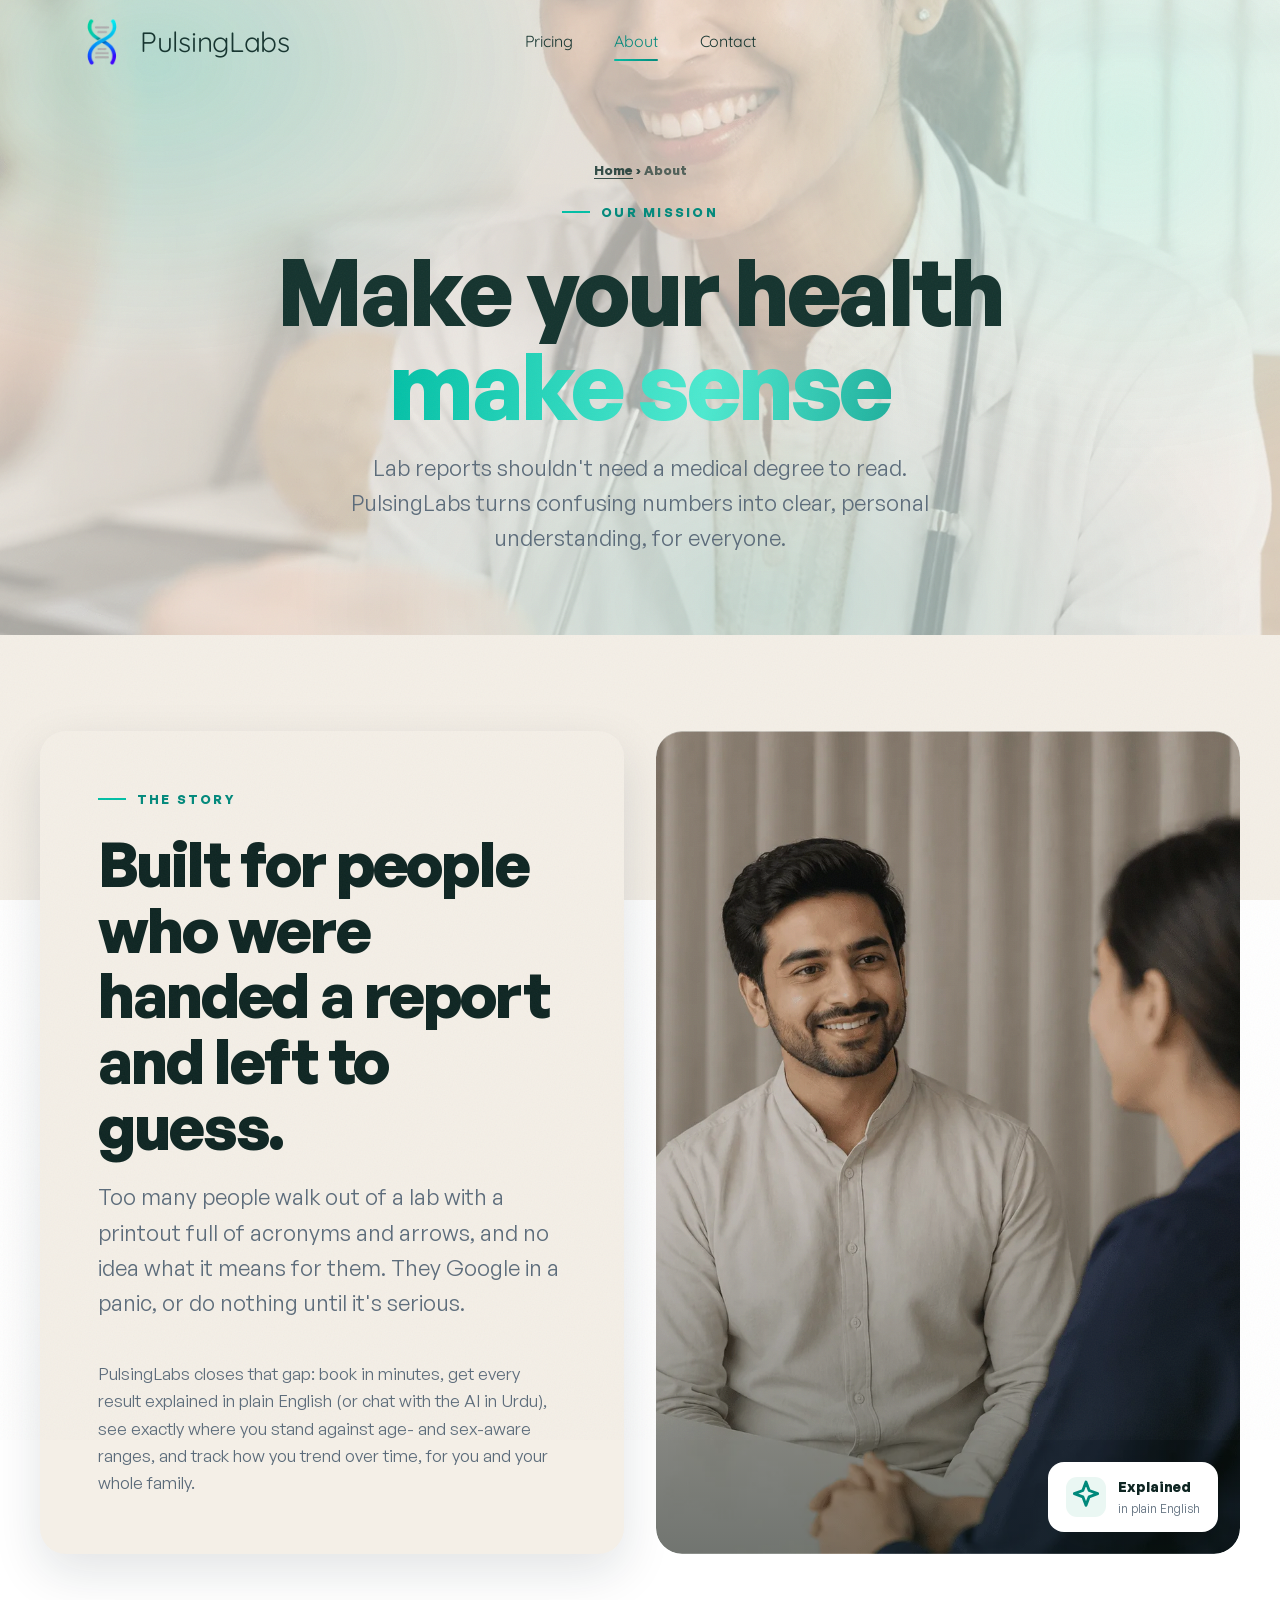
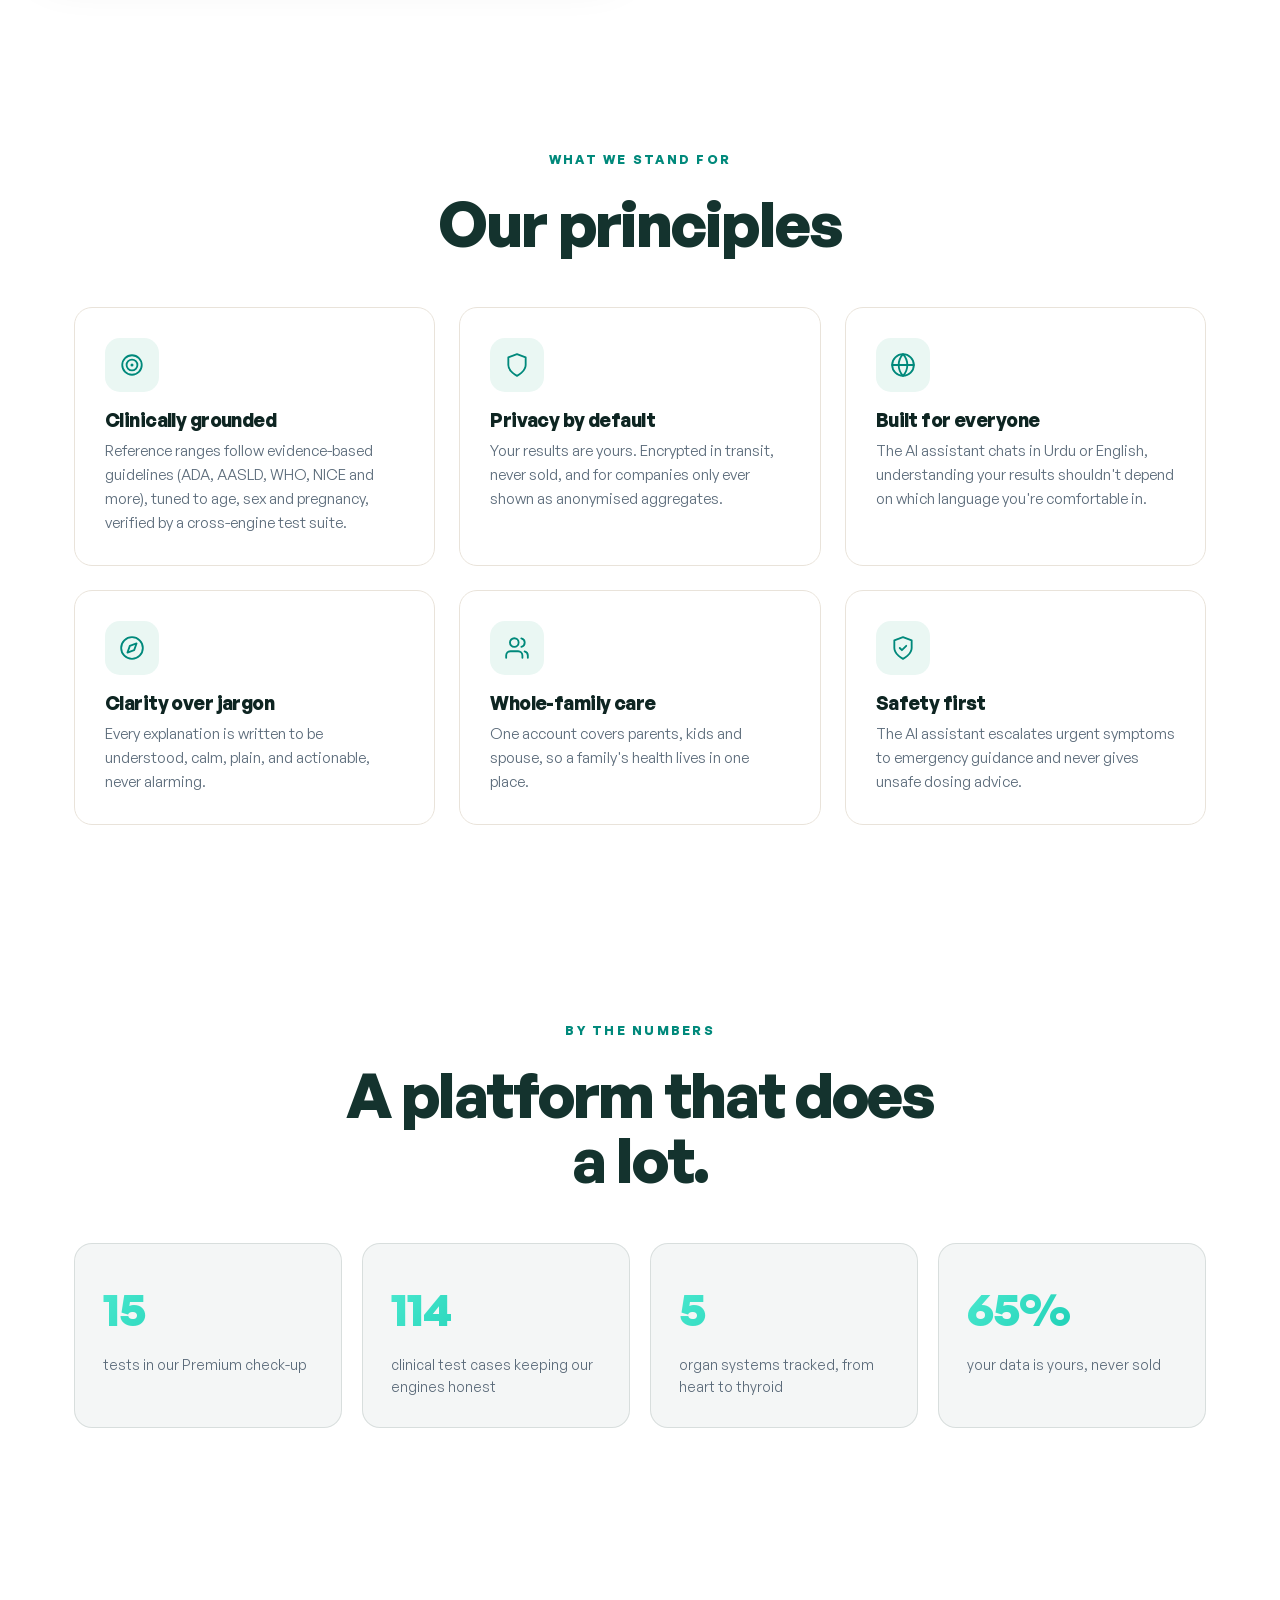
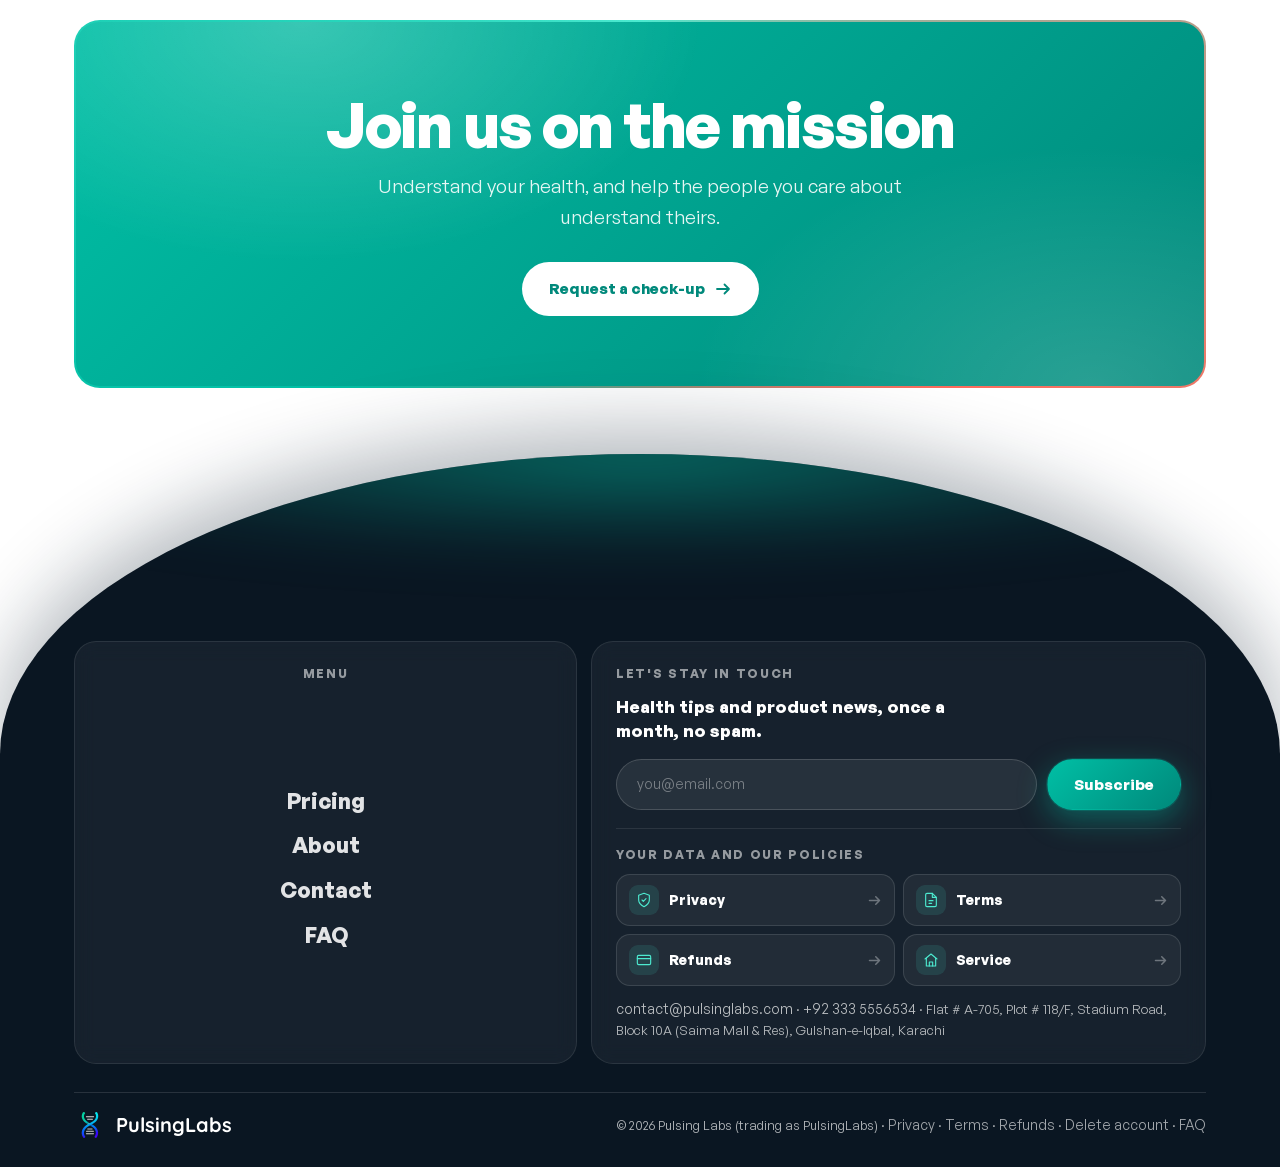
<file: about.html>
<!DOCTYPE html>
<html lang="en">
<head>
  <meta charset="UTF-8" />
  <meta name="viewport" content="width=device-width, initial-scale=1.0" />
  <meta name="theme-color" content="#F4EFE7" id="themeColorMeta" />
  <title>About PulsingLabs | Home Blood Tests in Karachi</title>
  <meta name="description" content="PulsingLabs exists to make lab results understandable for everyone, built in Pakistan, with clinical accuracy and privacy at its core." />
  <link rel="canonical" href="https://pulsinglabs.com/about" />
  <meta property="og:url" content="https://pulsinglabs.com/about" />
  <meta property="og:type" content="website" />
  <meta property="og:site_name" content="PulsingLabs" />
  <meta property="og:title" content="About PulsingLabs | Home Blood Tests in Karachi" />
  <meta property="og:description" content="PulsingLabs exists to make lab results understandable for everyone, built in Pakistan, with clinical accuracy and privacy at its core." />
  <meta property="og:image" content="https://pulsinglabs.com/og-image.png" />
  <meta property="og:image:width" content="1774" />
  <meta property="og:image:height" content="887" />
  <meta property="og:image:alt" content="PulsingLabs: blood tests at home in Karachi, results explained" />
  <meta name="twitter:card" content="summary_large_image" />
  <meta name="twitter:title" content="About PulsingLabs | Home Blood Tests in Karachi" />
  <meta name="twitter:description" content="PulsingLabs exists to make lab results understandable for everyone, built in Pakistan, with clinical accuracy and privacy at its core." />
  <meta name="twitter:image" content="https://pulsinglabs.com/og-image.png" />
  <link rel="preload" href="assets/fonts/general-sans-700.woff2" as="font" type="font/woff2" crossorigin />
  <link rel="preload" href="assets/fonts/general-sans-400.woff2" as="font" type="font/woff2" crossorigin />
  <link rel="stylesheet" href="assets/style.css?v=176" />
  <link rel="icon" type="image/png" href="assets/img/favicon.png" />
  <script type="application/ld+json">{"@context":"https://schema.org","@graph":[{"@type":"BreadcrumbList","itemListElement":[{"@type":"ListItem","position":1,"name":"Home","item":"https://pulsinglabs.com/"},{"@type":"ListItem","position":2,"name":"About","item":"https://pulsinglabs.com/about"}]}]}</script>
</head>
<body>
  <div id="site-header"></div>

  <!-- ============ PAGE HERO (cream) ============ -->
  <section class="page-hero s-cream">
    <img class="ph-photo" src="assets/img/personew.webp" alt="" aria-hidden="true" loading="eager" fetchpriority="high" decoding="async" />
    <div class="wrap page-enter">
      <nav class="crumbs" aria-label="Breadcrumb"><a href="/">Home</a> › <span aria-current="page">About</span></nav>
      <span class="eyebrow" data-i18n="pg.about.eyebrow">Our mission</span>
      <h1 data-i18n-html="pg.about.h1">Make your health<br><span class="grad-text">make sense</span></h1>
      <p class="lead" data-i18n="pg.about.lead">Lab reports shouldn't need a medical degree to read. PulsingLabs turns confusing numbers into clear, personal understanding, for everyone.</p>
    </div>
  </section>

  <!-- ============ STORY (white split) ============ -->
  <section>
    <div class="wrap">
      <div class="split boxed">
        <div class="split-copy reveal-l">
          <span class="eyebrow" data-i18n="ab.story.eye">The story</span>
          <h2 data-i18n="ab.story.h2">Built for people who were handed a report and left to guess.</h2>
          <p class="lead" data-i18n="ab.story.lead">Too many people walk out of a lab with a printout full of acronyms and arrows, and no idea what it means for them. They Google in a panic, or do nothing until it's serious.</p>
          <p style="color:var(--muted);font-size:17px;margin-top:14px;" data-i18n="ab.story.p2">PulsingLabs closes that gap: book in minutes, get every result explained in plain English (or chat with the AI in Urdu), see exactly where you stand against age- and sex-aware ranges, and track how you trend over time, for you and your whole family.</p>
        </div>
        <div class="split-media reveal-r">
          <div class="media photo tall">
            <img class="media-img" src="assets/img/home2new.webp" alt="A clinician walking a patient through their results" loading="lazy" />
            <div class="badge-float bf-br"><span class="bf-ic" data-icon="sparkle"></span><span><b>Explained</b><span>in plain English</span></span></div>
          </div>
        </div>
      </div>
    </div>
  </section>

  <!-- ============ VALUES (cream grid) ============ -->
  <section class="s-cream">
    <div class="wrap center" style="max-width:680px;margin:0 auto;">
      <span class="eyebrow reveal" data-i18n="ab.val.eye">What we stand for</span>
      <h2 class="reveal d1" data-i18n="ab.val.h2">Our principles</h2>
    </div>
    <div class="wrap">
      <div class="grid-3">
        <div class="card reveal" data-tilt><div class="ficon" data-icon="target"></div><h3 data-i18n="ab.v1h">Clinically grounded</h3><p data-i18n="ab.v1p">Reference ranges follow evidence-based guidelines (ADA, AASLD, WHO, NICE and more), tuned to age, sex and pregnancy, verified by a cross-engine test suite.</p></div>
        <div class="card reveal d1" data-tilt><div class="ficon" data-icon="shield"></div><h3 data-i18n="ab.v2h">Privacy by default</h3><p data-i18n="ab.v2p">Your results are yours. Encrypted in transit, never sold, and for companies only ever shown as anonymised aggregates.</p></div>
        <div class="card reveal d2" data-tilt><div class="ficon" data-icon="globe"></div><h3 data-i18n="ab.v3h">Built for everyone</h3><p data-i18n="ab.v3p">The AI assistant chats in Urdu or English, understanding your results shouldn't depend on which language you're comfortable in.</p></div>
        <div class="card reveal" data-tilt><div class="ficon" data-icon="compass"></div><h3 data-i18n="ab.v4h">Clarity over jargon</h3><p data-i18n="ab.v4p">Every explanation is written to be understood, calm, plain, and actionable, never alarming.</p></div>
        <div class="card reveal d1" data-tilt><div class="ficon" data-icon="users"></div><h3 data-i18n="ab.v5h">Whole-family care</h3><p data-i18n="ab.v5p">One account covers parents, kids and spouse, so a family's health lives in one place.</p></div>
        <div class="card reveal d2" data-tilt><div class="ficon" data-icon="shieldcheck"></div><h3 data-i18n="ab.v6h">Safety first</h3><p data-i18n="ab.v6p">The AI assistant escalates urgent symptoms to emergency guidance and never gives unsafe dosing advice.</p></div>
      </div>
    </div>
  </section>

  <!-- ============ NUMBERS (DARK) ============ -->
  <section class="s-dark">
    <div class="wrap center" style="max-width:680px;margin:0 auto;">
      <span class="eyebrow reveal" data-i18n="ab.num.eye">By the numbers</span>
      <h2 class="reveal d1" data-i18n="ab.num.h2">A platform that does a lot.</h2>
    </div>
    <div class="wrap">
      <div class="stat-cards">
        <div class="stat reveal"><div class="n"><span data-count="23">0</span></div><div class="l" data-i18n="ab.n1">tests in our Premium check-up</div></div>
        <div class="stat reveal d1"><div class="n"><span data-count="175">0</span></div><div class="l" data-i18n="ab.n2">clinical test cases keeping our engines honest</div></div>
        <div class="stat reveal d2"><div class="n"><span data-count="7">0</span></div><div class="l" data-i18n="ab.n3">organ systems tracked, from heart to thyroid</div></div>
        <div class="stat reveal d3"><div class="n"><span data-count="100" data-suffix="%">0</span></div><div class="l" data-i18n="ab.n4">your data is yours, never sold</div></div>
      </div>
    </div>
  </section>

  <!-- ============ CTA ============ -->
  <section>
    <div class="wrap">
      <div class="cta-band reveal-zoom">
        <h2 data-i18n="ab.cta.h">Join us on the mission</h2>
        <p data-i18n="ab.cta.p">Understand your health, and help the people you care about understand theirs.</p>
        <a class="btn btn-light" href="#" data-cta="app" data-magnetic style="background:#fff;color:var(--teal-d);" data-i18n-html="ab.cta.btn">Request a check-up <span class="arrow" aria-hidden="true"></span></a>
      </div>
    </div>
  </section>

  <div id="site-footer"><nav aria-label="Site pages"><p><a href="/">Home</a> · <a href="/pricing">Pricing</a> · <a href="/faq">FAQ</a> · <a href="/features">Features</a> · <a href="/business">For business</a> · <a href="/about">About</a> · <a href="/contact">Contact</a> · <a href="/refunds#service-policy">Service policy</a> · <a href="/refunds">Refund policy</a> · <a href="/privacy">Privacy policy</a> · <a href="/terms">Terms</a></p><p>PulsingLabs · Blood tests at home in Karachi · <a href="mailto:contact@pulsinglabs.com">contact@pulsinglabs.com</a></p></nav></div>
  <script src="assets/app.js?v=145"></script>
</body>
</html>
</file>
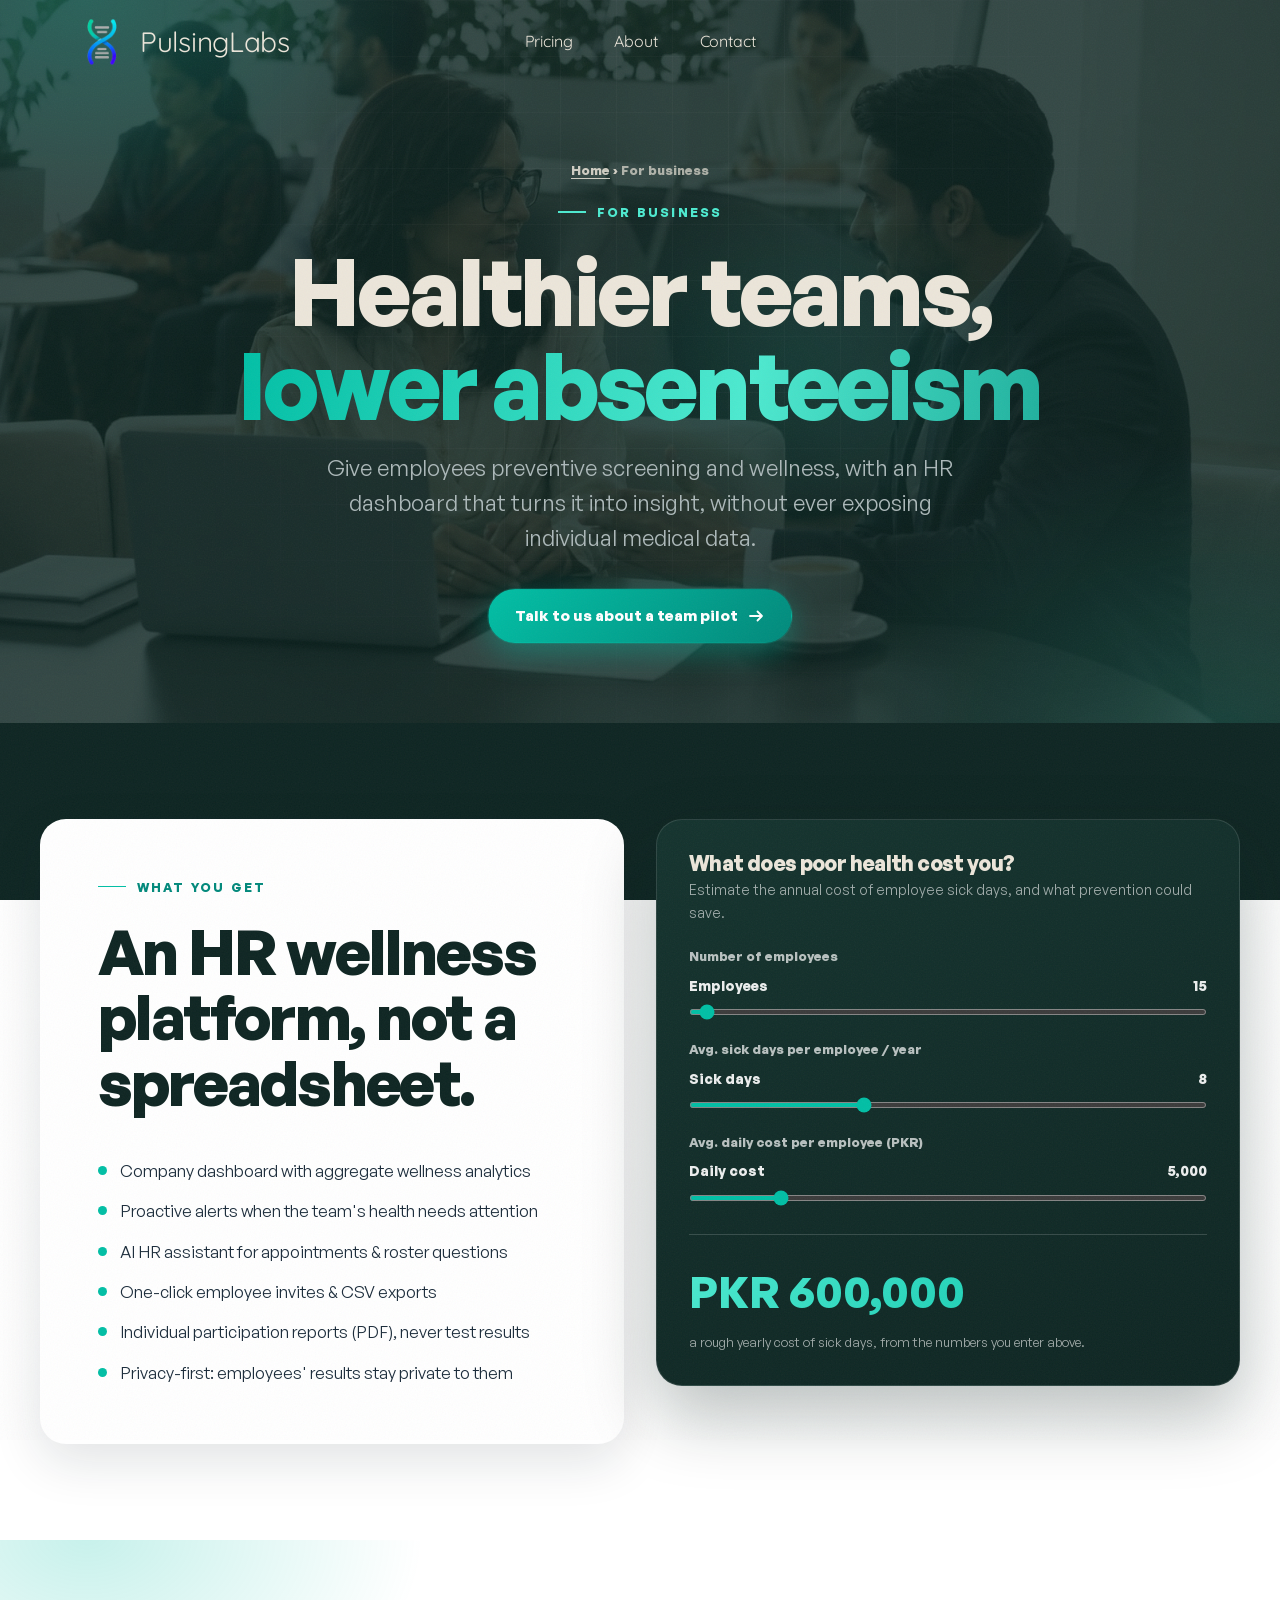
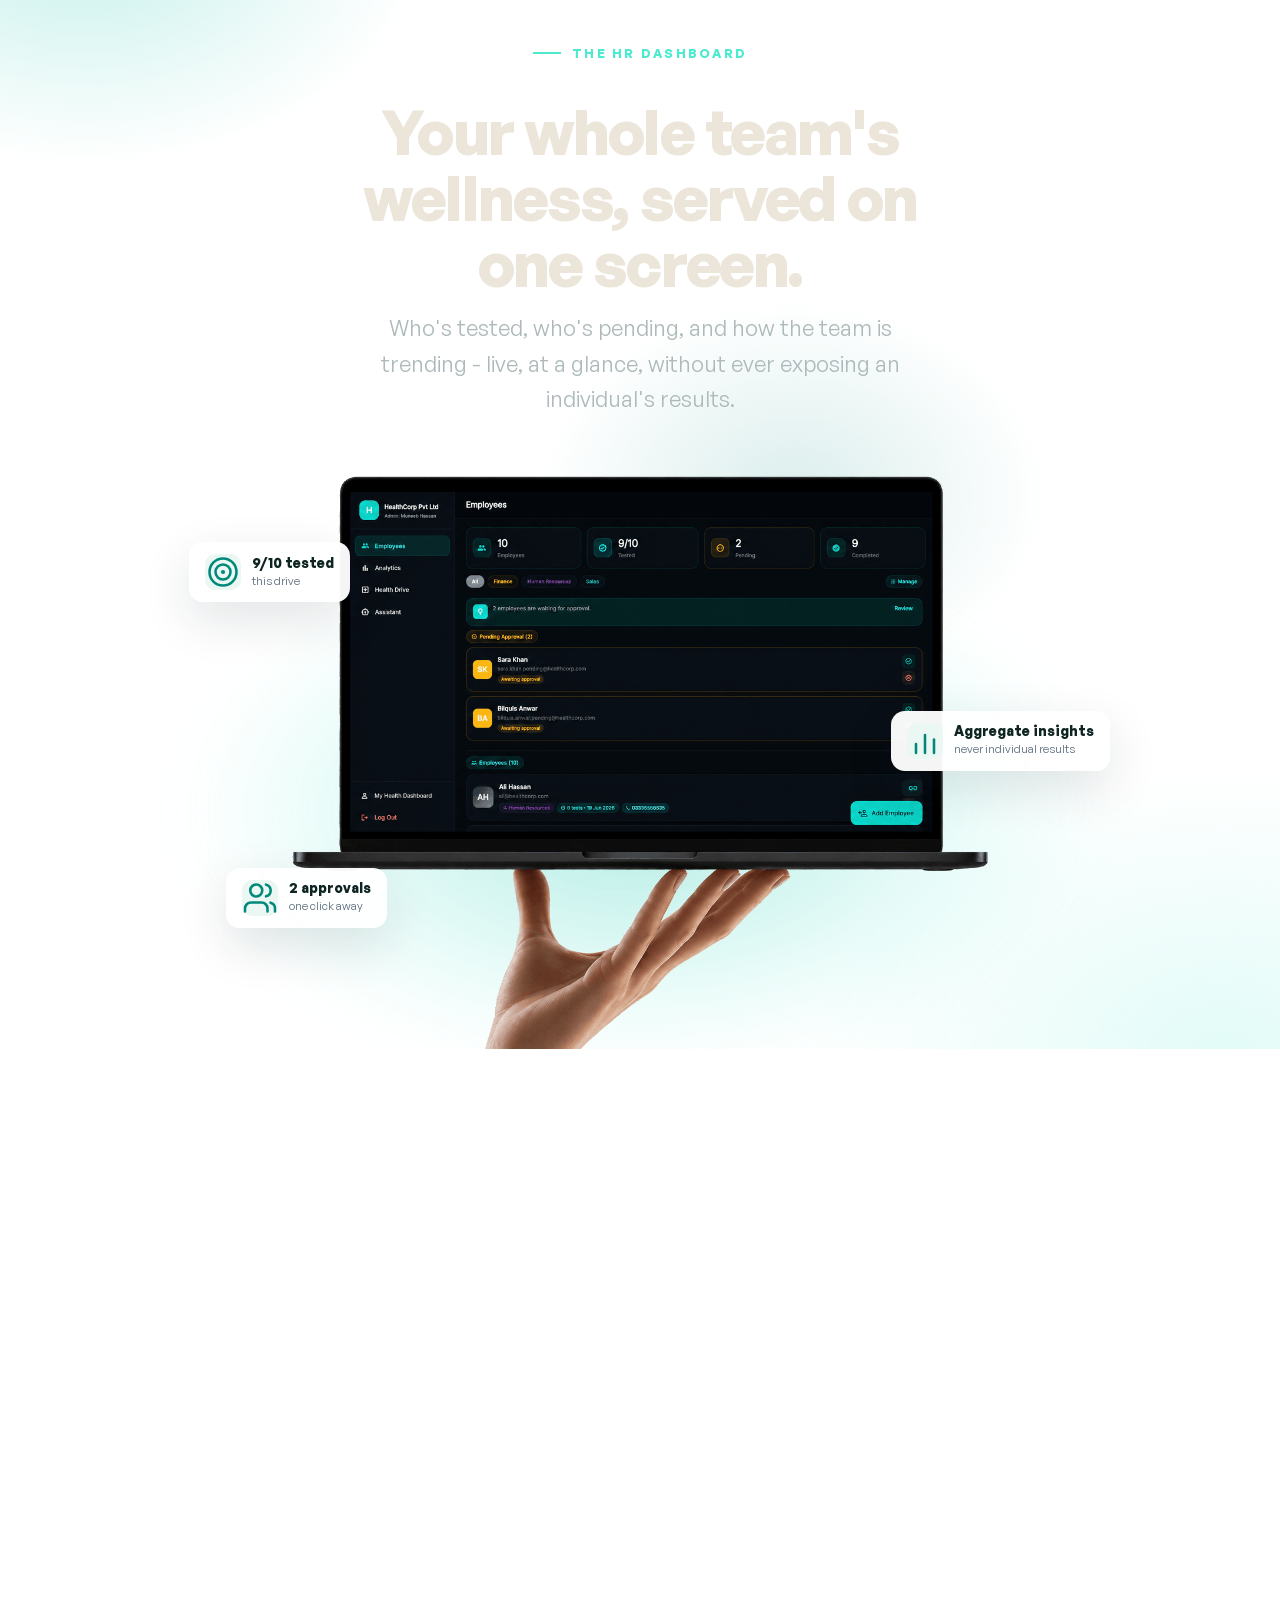
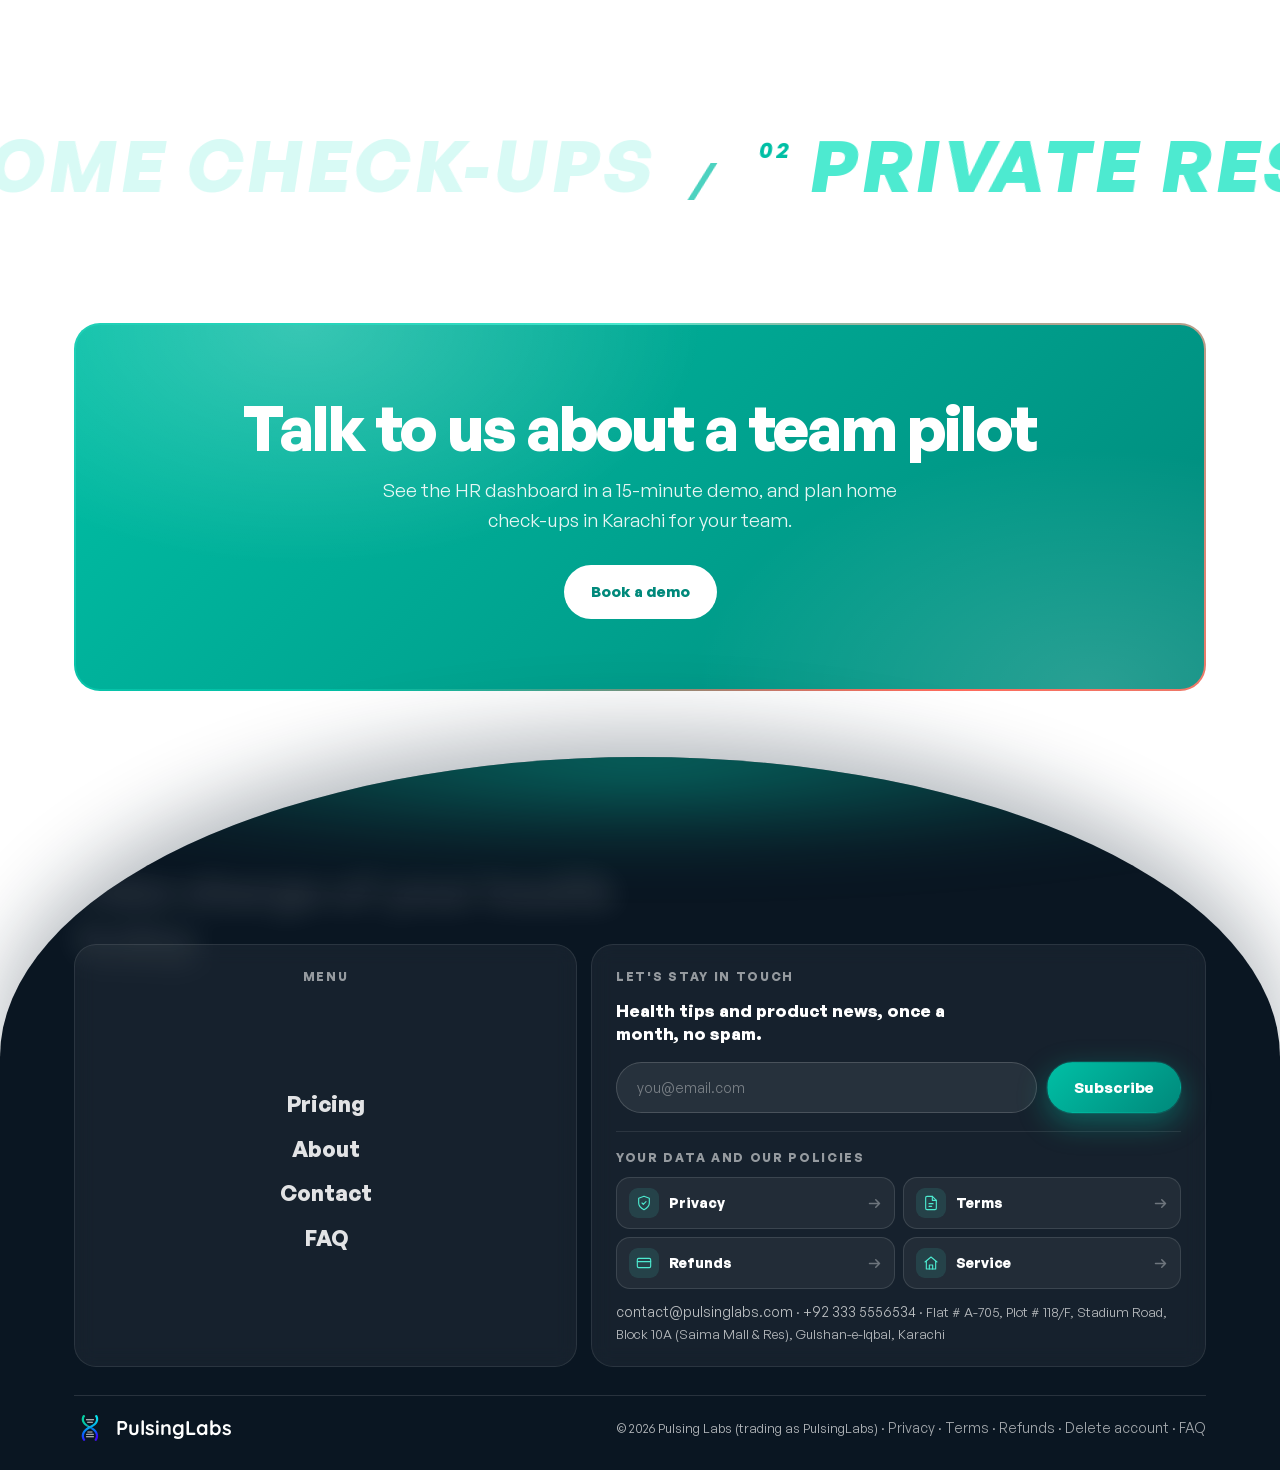
<file: business.html>
<!DOCTYPE html>
<html lang="en">
<head>
  <meta charset="UTF-8" />
  <meta name="viewport" content="width=device-width, initial-scale=1.0" />
  <meta name="theme-color" content="#F4EFE7" id="themeColorMeta" />
  <title>Employee Health Check-ups in Karachi | PulsingLabs</title>
  <meta name="description" content="Home health check-ups for your team in Karachi, with an HR dashboard that shows who has been tested and never shows anyone's individual results." />
  <link rel="canonical" href="https://pulsinglabs.com/business" />
  <meta property="og:url" content="https://pulsinglabs.com/business" />
  <meta property="og:type" content="website" />
  <meta property="og:site_name" content="PulsingLabs" />
  <meta property="og:title" content="Employee Health Check-ups in Karachi | PulsingLabs" />
  <meta property="og:description" content="Home health check-ups for your team in Karachi, with an HR dashboard that shows who has been tested and never shows anyone's individual results." />
  <meta property="og:image" content="https://pulsinglabs.com/og-image.png" />
  <meta property="og:image:width" content="1774" />
  <meta property="og:image:height" content="887" />
  <meta property="og:image:alt" content="PulsingLabs: blood tests at home in Karachi, results explained" />
  <meta name="twitter:card" content="summary_large_image" />
  <meta name="twitter:title" content="Employee Health Check-ups in Karachi | PulsingLabs" />
  <meta name="twitter:description" content="Home health check-ups for your team in Karachi, with an HR dashboard that shows who has been tested and never shows anyone's individual results." />
  <meta name="twitter:image" content="https://pulsinglabs.com/og-image.png" />
  <link rel="preload" href="assets/fonts/general-sans-700.woff2" as="font" type="font/woff2" crossorigin />
  <link rel="preload" href="assets/fonts/general-sans-400.woff2" as="font" type="font/woff2" crossorigin />
  <link rel="stylesheet" href="assets/style.css?v=176" />
  <link rel="icon" type="image/png" href="assets/img/favicon.png" />
  <script type="application/ld+json">{"@context":"https://schema.org","@graph":[{"@type":"BreadcrumbList","itemListElement":[{"@type":"ListItem","position":1,"name":"Home","item":"https://pulsinglabs.com/"},{"@type":"ListItem","position":2,"name":"For business","item":"https://pulsinglabs.com/business"}]}]}</script>
</head>
<body>
  <div id="site-header"></div>

  <!-- ============ PAGE HERO (dark futuristic) ============ -->
  <section class="page-hero s-dark">
    <img class="ph-photo" src="assets/img/ppl_discussion_new.jpeg" alt="" aria-hidden="true" loading="eager" fetchpriority="high" decoding="async" />
    <div class="wrap page-enter">
      <nav class="crumbs" aria-label="Breadcrumb"><a href="/">Home</a> › <span aria-current="page">For business</span></nav>
      <span class="eyebrow" data-i18n="pg.biz.eyebrow">For Business</span>
      <h1 data-i18n-html="pg.biz.h1">Healthier teams,<br><span class="grad-text">lower absenteeism</span></h1>
      <p class="lead" data-i18n="pg.biz.lead">Give employees preventive screening and wellness, with an HR dashboard that turns it into insight, without ever exposing individual medical data.</p>
      <div class="hero-cta" style="justify-content:center;">
        <a class="btn btn-primary" href="/contact" data-magnetic>Talk to us about a team pilot <span class="arrow" aria-hidden="true"></span></a>
      </div>
    </div>
  </section>

  <!-- ============ BENEFITS + ROI (light, dark calculator card) ============ -->
  <section class="s-cream">
    <div class="wrap">
      <div class="split boxed">
        <div class="split-copy reveal-l">
          <span class="eyebrow" data-i18n="biz.wyg.eye">What you get</span>
          <h2 data-i18n="biz.wyg.h2">An HR wellness platform, not a spreadsheet.</h2>
          <ul class="split-list" style="margin-top:22px;">
            <li data-i18n="biz.wyg.l1">Company dashboard with aggregate wellness analytics</li>
            <li data-i18n="biz.wyg.l2">Proactive alerts when the team's health needs attention</li>
            <li data-i18n="biz.wyg.l3">AI HR assistant for appointments &amp; roster questions</li>
            <li data-i18n="biz.wyg.l4">One-click employee invites &amp; CSV exports</li>
            <li data-i18n="biz.wyg.l5">Individual participation reports (PDF), never test results</li>
            <li data-i18n="biz.wyg.l6">Privacy-first: employees' results stay private to them</li>
          </ul>
        </div>
        <div class="split-media reveal-r">
          <div class="calc glass">
            <h3 data-i18n="biz.calc.h">What does poor health cost you?</h3>
            <div class="sub" data-i18n="biz.calc.sub">Estimate the annual cost of employee sick days, and what prevention could save.</div>
            <label for="emp" data-i18n="biz.calc.lab1">Number of employees</label>
            <div class="rowval"><span data-i18n="biz.calc.r1">Employees</span><span id="empVal">15</span></div>
            <input type="range" id="emp" min="5" max="500" value="15" step="5" />
            <label for="days" data-i18n="biz.calc.lab2">Avg. sick days per employee / year</label>
            <div class="rowval"><span data-i18n="biz.calc.r2">Sick days</span><span id="daysVal">8</span></div>
            <input type="range" id="days" min="2" max="20" value="8" step="1" />
            <label for="cost" data-i18n="biz.calc.lab3">Avg. daily cost per employee (PKR)</label>
            <div class="rowval"><span data-i18n="biz.calc.r3">Daily cost</span><span id="costVal">5,000</span></div>
            <input type="range" id="cost" min="2000" max="20000" value="5000" step="500" />
            <div class="result">
              <div class="big" id="roiTotal">PKR 600,000</div>
              <div class="cap">a rough yearly cost of sick days, from the numbers you enter above.</div>
            </div>
          </div>
        </div>
      </div>
    </div>
  </section>

  <!-- ============ HR DASHBOARD SHOWCASE (dark stage) ============ -->
  <section class="s-dark hr-stage">
    <div class="hs-head">
      <span class="eyebrow reveal">The HR dashboard</span>
      <h2 class="reveal d1">Your whole team's wellness, served on one screen.</h2>
      <p class="lead reveal d2">Who's tested, who's pending, and how the team is trending - live, at a glance, without ever exposing an individual's results.</p>
    </div>
    <div class="hr-stage-visual reveal d2">
      <div class="hr-chip hc-1"><span class="hc-ic" data-icon="target"></span><span><b>9/10 tested</b><span>this drive</span></span></div>
      <div class="hr-chip hc-2"><span class="hc-ic" data-icon="chart"></span><span><b>Aggregate insights</b><span>never individual results</span></span></div>
      <div class="hr-chip hc-3"><span class="hc-ic" data-icon="users"></span><span><b>2 approvals</b><span>one click away</span></span></div>
      <img src="assets/img/hr-homepage.png" alt="The PulsingLabs HR dashboard on a laptop, showing team testing progress and pending approvals" loading="lazy" />
    </div>
  </section>

  <!-- ============ HOW CORPORATE WORKS (cream) ============ -->
  <section class="s-cream">
    <div class="wrap center" style="max-width:680px;margin:0 auto;">
      <span class="eyebrow reveal" data-i18n="biz.gs.eye">Getting started</span>
      <h2 class="reveal d1">How a team pilot starts</h2>
    </div>
    <div class="wrap">
      <div class="steps">
        <div class="step reveal"><div class="num">1</div><h3>Talk to us</h3><p>Tell us about your team. We set up your company account and agree the pilot with you.</p></div>
        <div class="step reveal d1"><div class="num">2</div><h3 data-i18n="biz.gs.s2h">Invite your team</h3><p data-i18n="biz.gs.s2p">Send invites or upload a CSV. Employees join with their own private accounts.</p></div>
        <div class="step reveal d2"><div class="num">3</div><h3 data-i18n="biz.gs.s3h">See wellness insights</h3><p data-i18n="biz.gs.s3p">Track aggregate trends and proactive alerts, individual results stay private.</p></div>
      </div>
    </div>
  </section>

  <!-- ============ KINETIC TYPE BAND ============ -->
  <div class="kinetic-band" aria-hidden="true">
    <div class="kinetic-track" data-kinetic>
      <i>01</i><span>Home check-ups</span><em>/</em><i>02</i><span class="fill">Private results</span><em>/</em><i>03</i><span>One dashboard</span><em>/</em><i>01</i><span>Home check-ups</span><em>/</em><i>02</i><span class="fill">Private results</span><em>/</em><i>03</i><span>One dashboard</span><em>/</em>
    </div>
  </div>

  <!-- ============ CTA ============ -->
  <section>
    <div class="wrap">
      <div class="cta-band reveal-zoom">
        <h2>Talk to us about a team pilot</h2>
        <p>See the HR dashboard in a 15-minute demo, and plan home check-ups in Karachi for your team.</p>
        <div style="display:flex;gap:12px;justify-content:center;flex-wrap:wrap;">
          <a class="btn btn-light" href="/contact" data-magnetic style="background:#fff;color:var(--teal-d);">Book a demo</a>
        </div>
      </div>
    </div>
  </section>

  <div id="site-footer"><nav aria-label="Site pages"><p><a href="/">Home</a> · <a href="/pricing">Pricing</a> · <a href="/faq">FAQ</a> · <a href="/features">Features</a> · <a href="/business">For business</a> · <a href="/about">About</a> · <a href="/contact">Contact</a> · <a href="/refunds#service-policy">Service policy</a> · <a href="/refunds">Refund policy</a> · <a href="/privacy">Privacy policy</a> · <a href="/terms">Terms</a></p><p>PulsingLabs · Blood tests at home in Karachi · <a href="mailto:contact@pulsinglabs.com">contact@pulsinglabs.com</a></p></nav></div>
  <script src="assets/app.js?v=145"></script>
</body>
</html>
</file>
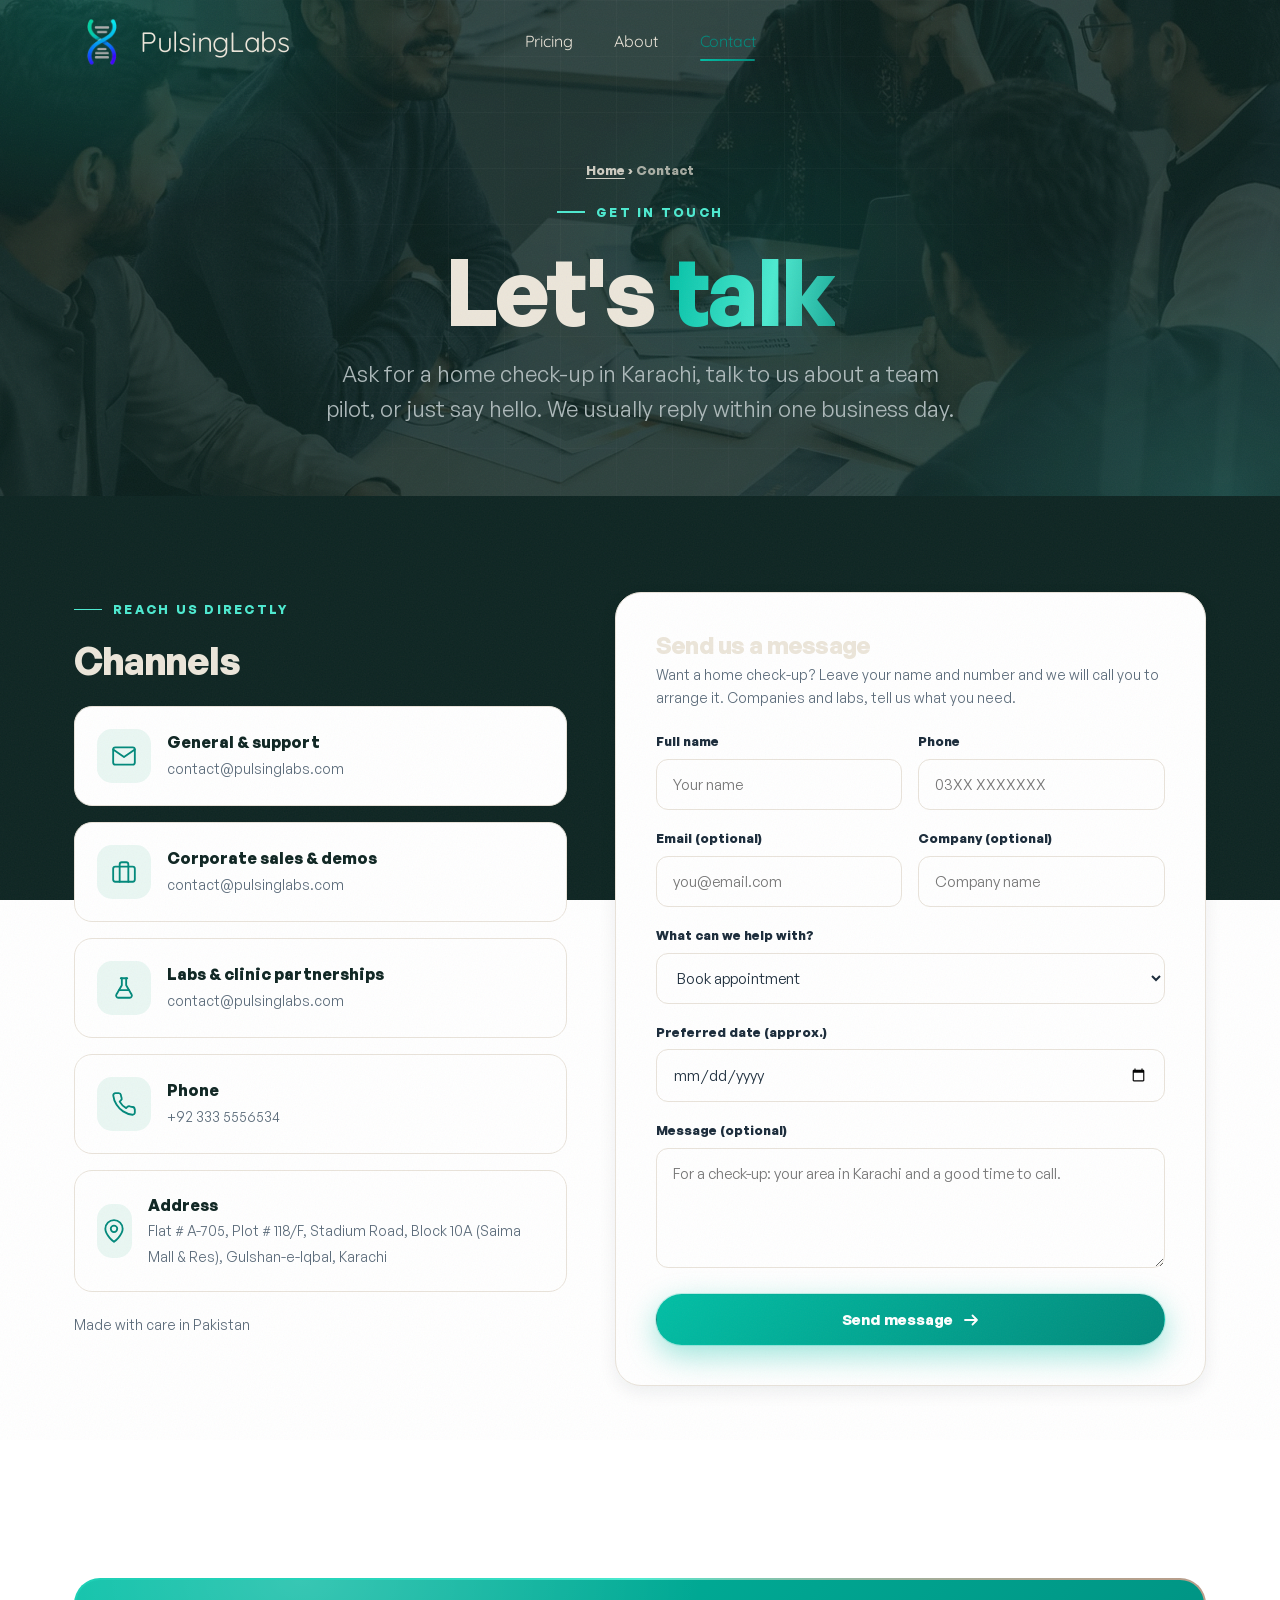
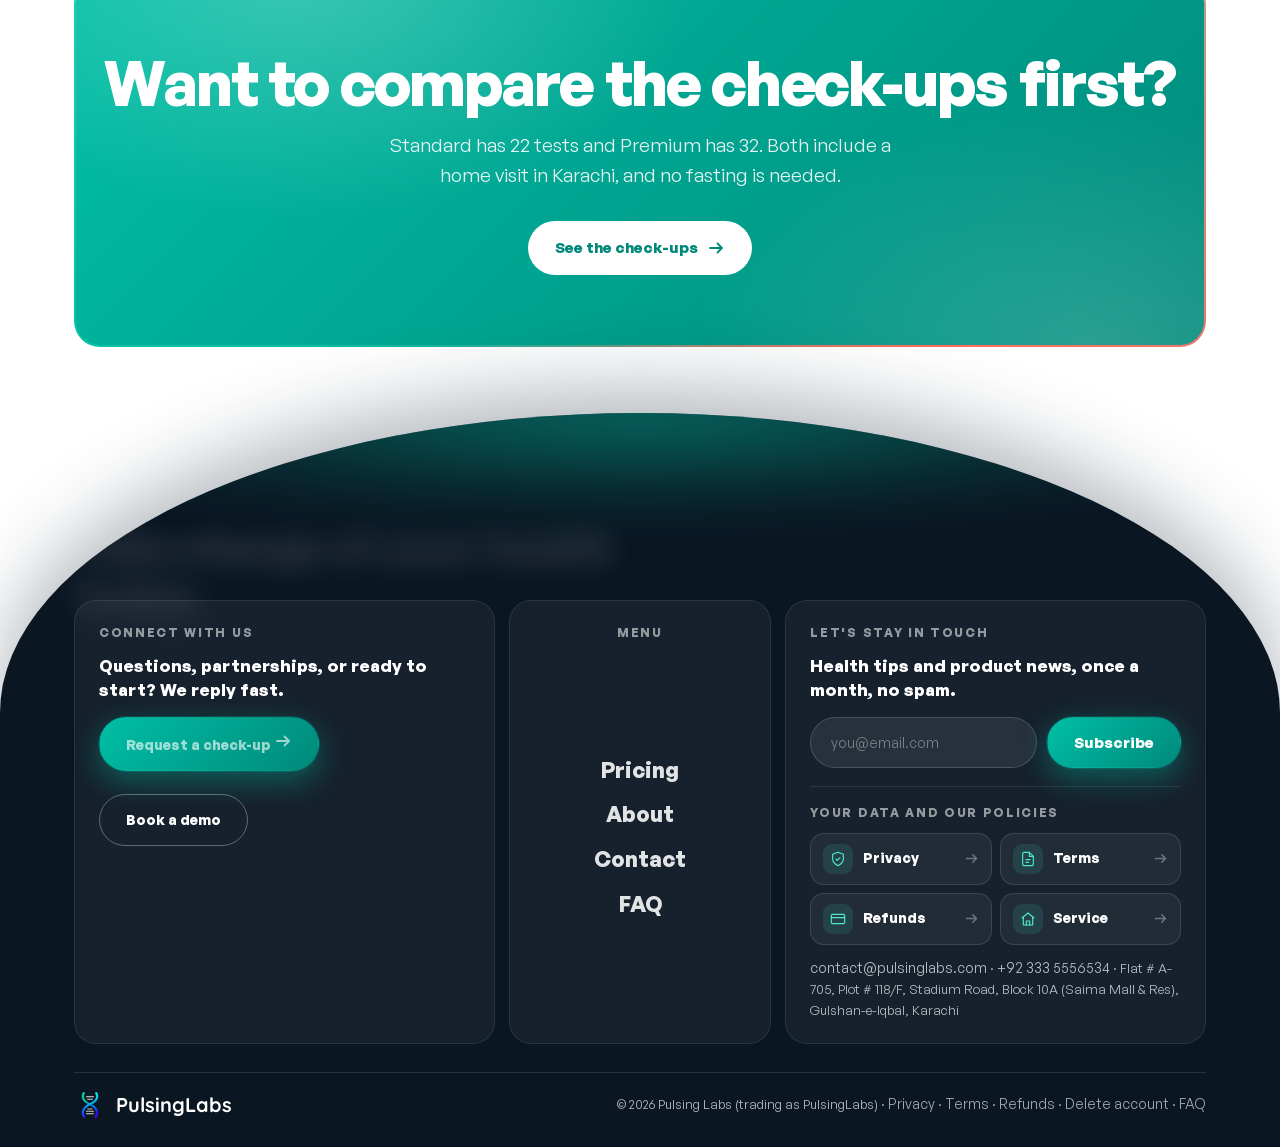
<file: contact.html>
<!DOCTYPE html>
<html lang="en">
<head>
  <meta charset="UTF-8" />
  <meta name="viewport" content="width=device-width, initial-scale=1.0" />
  <meta name="theme-color" content="#F4EFE7" id="themeColorMeta" />
  <title>Contact PulsingLabs | Karachi Home Blood Tests</title>
  <meta name="description" content="Talk to the PulsingLabs team in Karachi: questions about home blood tests, a team pilot or demo for your company, lab partnerships, or support." />
  <link rel="canonical" href="https://pulsinglabs.com/contact" />
  <meta property="og:url" content="https://pulsinglabs.com/contact" />
  <meta property="og:type" content="website" />
  <meta property="og:site_name" content="PulsingLabs" />
  <meta property="og:title" content="Contact PulsingLabs | Karachi Home Blood Tests" />
  <meta property="og:description" content="Talk to the PulsingLabs team in Karachi: questions about home blood tests, a team pilot or demo for your company, lab partnerships, or support." />
  <meta property="og:image" content="https://pulsinglabs.com/og-image.png" />
  <meta property="og:image:width" content="1774" />
  <meta property="og:image:height" content="887" />
  <meta property="og:image:alt" content="PulsingLabs: blood tests at home in Karachi, results explained" />
  <meta name="twitter:card" content="summary_large_image" />
  <meta name="twitter:title" content="Contact PulsingLabs | Karachi Home Blood Tests" />
  <meta name="twitter:description" content="Talk to the PulsingLabs team in Karachi: questions about home blood tests, a team pilot or demo for your company, lab partnerships, or support." />
  <meta name="twitter:image" content="https://pulsinglabs.com/og-image.png" />
  <link rel="preload" href="assets/fonts/general-sans-700.woff2" as="font" type="font/woff2" crossorigin />
  <link rel="preload" href="assets/fonts/general-sans-400.woff2" as="font" type="font/woff2" crossorigin />
  <link rel="stylesheet" href="assets/style.css?v=176" />
  <link rel="icon" type="image/png" href="assets/img/favicon.png" />
  <script type="application/ld+json">{"@context":"https://schema.org","@graph":[{"@type":"BreadcrumbList","itemListElement":[{"@type":"ListItem","position":1,"name":"Home","item":"https://pulsinglabs.com/"},{"@type":"ListItem","position":2,"name":"Contact","item":"https://pulsinglabs.com/contact"}]}]}</script>
</head>
<body>
  <div id="site-header"></div>

  <!-- ============ PAGE HERO (dark futuristic) ============ -->
  <section class="page-hero s-dark" style="padding-bottom:70px;">
    <img class="ph-photo" src="assets/img/team2new.webp" alt="" aria-hidden="true" loading="eager" fetchpriority="high" decoding="async" />
    <div class="wrap page-enter">
      <nav class="crumbs" aria-label="Breadcrumb"><a href="/">Home</a> › <span aria-current="page">Contact</span></nav>
      <span class="eyebrow" data-i18n="pg.contact.eyebrow">Get in touch</span>
      <h1 data-i18n-html="pg.contact.h1">Let's <span class="grad-text">talk</span></h1>
      <p class="lead" data-i18n="pg.contact.lead">Ask for a home check-up in Karachi, talk to us about a team pilot, or just say hello. We usually reply within one business day.</p>
    </div>
  </section>

  <!-- ============ CONTACT GRID (cream) ============ -->
  <section class="s-cream">
    <div class="wrap ct-grid">
      <div class="reveal-l">
        <span class="eyebrow" data-i18n="ct.ch.eye">Reach us directly</span>
        <h2 style="font-size:clamp(26px,3.4vw,38px);" data-i18n="ct.ch.h2">Channels</h2>
        <div style="display:grid;gap:16px;margin-top:24px;">
          <a class="card" href="mailto:contact@pulsinglabs.com" style="display:flex;gap:16px;align-items:center;padding:22px;">
            <span class="ficon" style="margin:0;" data-icon="mail"></span>
            <span><strong style="display:block;color:var(--ink-dark);" data-i18n="ct.ch1t">General &amp; support</strong><span style="color:var(--muted);font-size:14px;">contact@pulsinglabs.com</span></span>
          </a>
          <a class="card" href="mailto:contact@pulsinglabs.com" style="display:flex;gap:16px;align-items:center;padding:22px;">
            <span class="ficon" style="margin:0;" data-icon="briefcase"></span>
            <span><strong style="display:block;color:var(--ink-dark);" data-i18n="ct.ch2t">Corporate sales &amp; demos</strong><span style="color:var(--muted);font-size:14px;">contact@pulsinglabs.com</span></span>
          </a>
          <a class="card" href="mailto:contact@pulsinglabs.com" style="display:flex;gap:16px;align-items:center;padding:22px;">
            <span class="ficon" style="margin:0;" data-icon="lab"></span>
            <span><strong style="display:block;color:var(--ink-dark);" data-i18n="ct.ch3t">Labs &amp; clinic partnerships</strong><span style="color:var(--muted);font-size:14px;">contact@pulsinglabs.com</span></span>
          </a>
          <a class="card" data-biz-wrap="phone" style="display:flex;gap:16px;align-items:center;padding:22px;">
            <span class="ficon" style="margin:0;" data-icon="phone"></span>
            <span><strong style="display:block;color:var(--ink-dark);">Phone</strong><span style="color:var(--muted);font-size:14px;" data-biz="phone"></span></span>
          </a>
          <div class="card" data-biz-wrap="address" style="display:flex;gap:16px;align-items:center;padding:22px;">
            <span class="ficon" style="margin:0;" data-icon="pin"></span>
            <span><strong style="display:block;color:var(--ink-dark);">Address</strong><span style="color:var(--muted);font-size:14px;" data-biz="address"></span></span>
          </div>
        </div>
        <p style="margin-top:22px;color:var(--muted);font-size:14px;" data-i18n="ct.madeIn">Made with care in Pakistan</p>
      </div>

      <div class="reveal-r">
        <div class="form-card" id="enquiry" style="margin:0;scroll-margin-top:96px;">
          <h3 style="font-size:24px;margin-bottom:6px;" data-i18n="ct.form.h">Send us a message</h3>
          <p style="color:var(--muted);font-size:14px;margin-bottom:22px;" data-i18n="ct.form.sub">Want a home check-up? Leave your details and we will get back to you to arrange it. Companies and labs, tell us what you need.</p>
          <form data-lead>
            <!-- Honeypot: hidden from humans; bots that fill it are silently dropped server-side. -->
            <div aria-hidden="true" style="position:absolute;left:-9999px;top:auto;width:1px;height:1px;overflow:hidden;">
              <label>Leave this field empty<input type="text" name="website" tabindex="-1" autocomplete="off" /></label>
            </div>
            <div class="form-row">
              <div class="field"><label for="cn" data-i18n="ct.lbl.name">Full name</label><input id="cn" name="name" type="text" placeholder="Your name" data-i18n-ph="ct.ph.name" autocomplete="name" maxlength="120" required /></div>
              <div class="field"><label for="cp" data-i18n="ct.lbl.phone">Phone</label><input id="cp" name="phone" type="tel" placeholder="03XX XXXXXXX" autocomplete="tel" inputmode="tel" maxlength="20" pattern="\+?[\d\s()\-]{10,20}" title="A Pakistani mobile or landline, e.g. 0300 1234567" required /></div>
            </div>
            <div class="form-row">
              <div class="field"><label for="ce" data-i18n="ct.lbl.email">Email (optional)</label><input id="ce" name="email" type="email" placeholder="you@email.com" autocomplete="email" maxlength="200" /></div>
              <div class="field"><label for="cc" data-i18n="ct.lbl.company">Company (optional)</label><input id="cc" name="company" type="text" placeholder="Company name" data-i18n-ph="ct.ph.company" autocomplete="organization" maxlength="160" /></div>
            </div>
            <div class="field">
              <label for="ct" data-i18n="ct.lbl.interest">What can we help with?</label>
              <select id="ct" name="interest">
                <option data-topic="checkup" data-i18n="ct.opt1">Book appointment</option>
                <option data-topic="company" data-i18n="ct.opt2">For my company</option>
                <option data-topic="lab" data-i18n="ct.opt3">Lab or clinic partnership</option>
                <option data-topic="other" data-i18n="ct.opt4">Something else</option>
              </select>
            </div>
            <!-- Shown only for "Book appointment" (bindLeadForm). Approximate: we call to confirm the time. -->
            <div class="field" id="cdWrap"><label for="cd" data-i18n="ct.lbl.date">Preferred date (approx.)</label><input id="cd" name="preferredDate" type="date" /></div>
            <div class="field"><label for="cm" data-i18n="ct.lbl.msg">Message (optional)</label><textarea id="cm" name="message" placeholder="For a check-up: your area in Karachi and a good time to call." data-i18n-ph="ct.ph.msg" maxlength="4000"></textarea></div>
            <button type="submit" class="btn btn-primary" style="width:100%;" data-magnetic data-i18n-html="ct.form.btn">Send message <span class="arrow" aria-hidden="true"></span></button>
            <div class="ok-msg" data-i18n="ct.form.ok">Thanks, your message is on its way! We'll be in touch shortly.</div>
            <div class="err-msg" data-i18n="ct.form.err">Something went wrong. Please email contact@pulsinglabs.com.</div>
          </form>
        </div>
      </div>
    </div>
  </section>

  <!-- ============ CTA ============ -->
  <section>
    <div class="wrap">
      <div class="cta-band reveal-zoom">
        <h2 data-i18n="ct.cta.h">Want to compare the check-ups first?</h2>
        <p data-i18n="ct.cta.p">Standard has 22 tests and Premium has 32. Both include a home visit in Karachi, and no fasting is needed.</p>
        <a class="btn btn-light" href="/pricing" data-magnetic style="background:#fff;color:var(--teal-d);" data-i18n-html="ct.cta.btn">See the check-ups <span class="arrow" aria-hidden="true"></span></a>
      </div>
    </div>
  </section>

  <div id="site-footer"><nav aria-label="Site pages"><p><a href="/">Home</a> · <a href="/pricing">Pricing</a> · <a href="/faq">FAQ</a> · <a href="/features">Features</a> · <a href="/business">For business</a> · <a href="/about">About</a> · <a href="/contact">Contact</a> · <a href="/refunds#service-policy">Service policy</a> · <a href="/refunds">Refund policy</a> · <a href="/privacy">Privacy policy</a> · <a href="/terms">Terms</a></p><p>PulsingLabs · Blood tests at home in Karachi · <a href="mailto:contact@pulsinglabs.com">contact@pulsinglabs.com</a></p></nav></div>
  <script src="assets/app.js?v=145"></script>
</body>
</html>
</file>
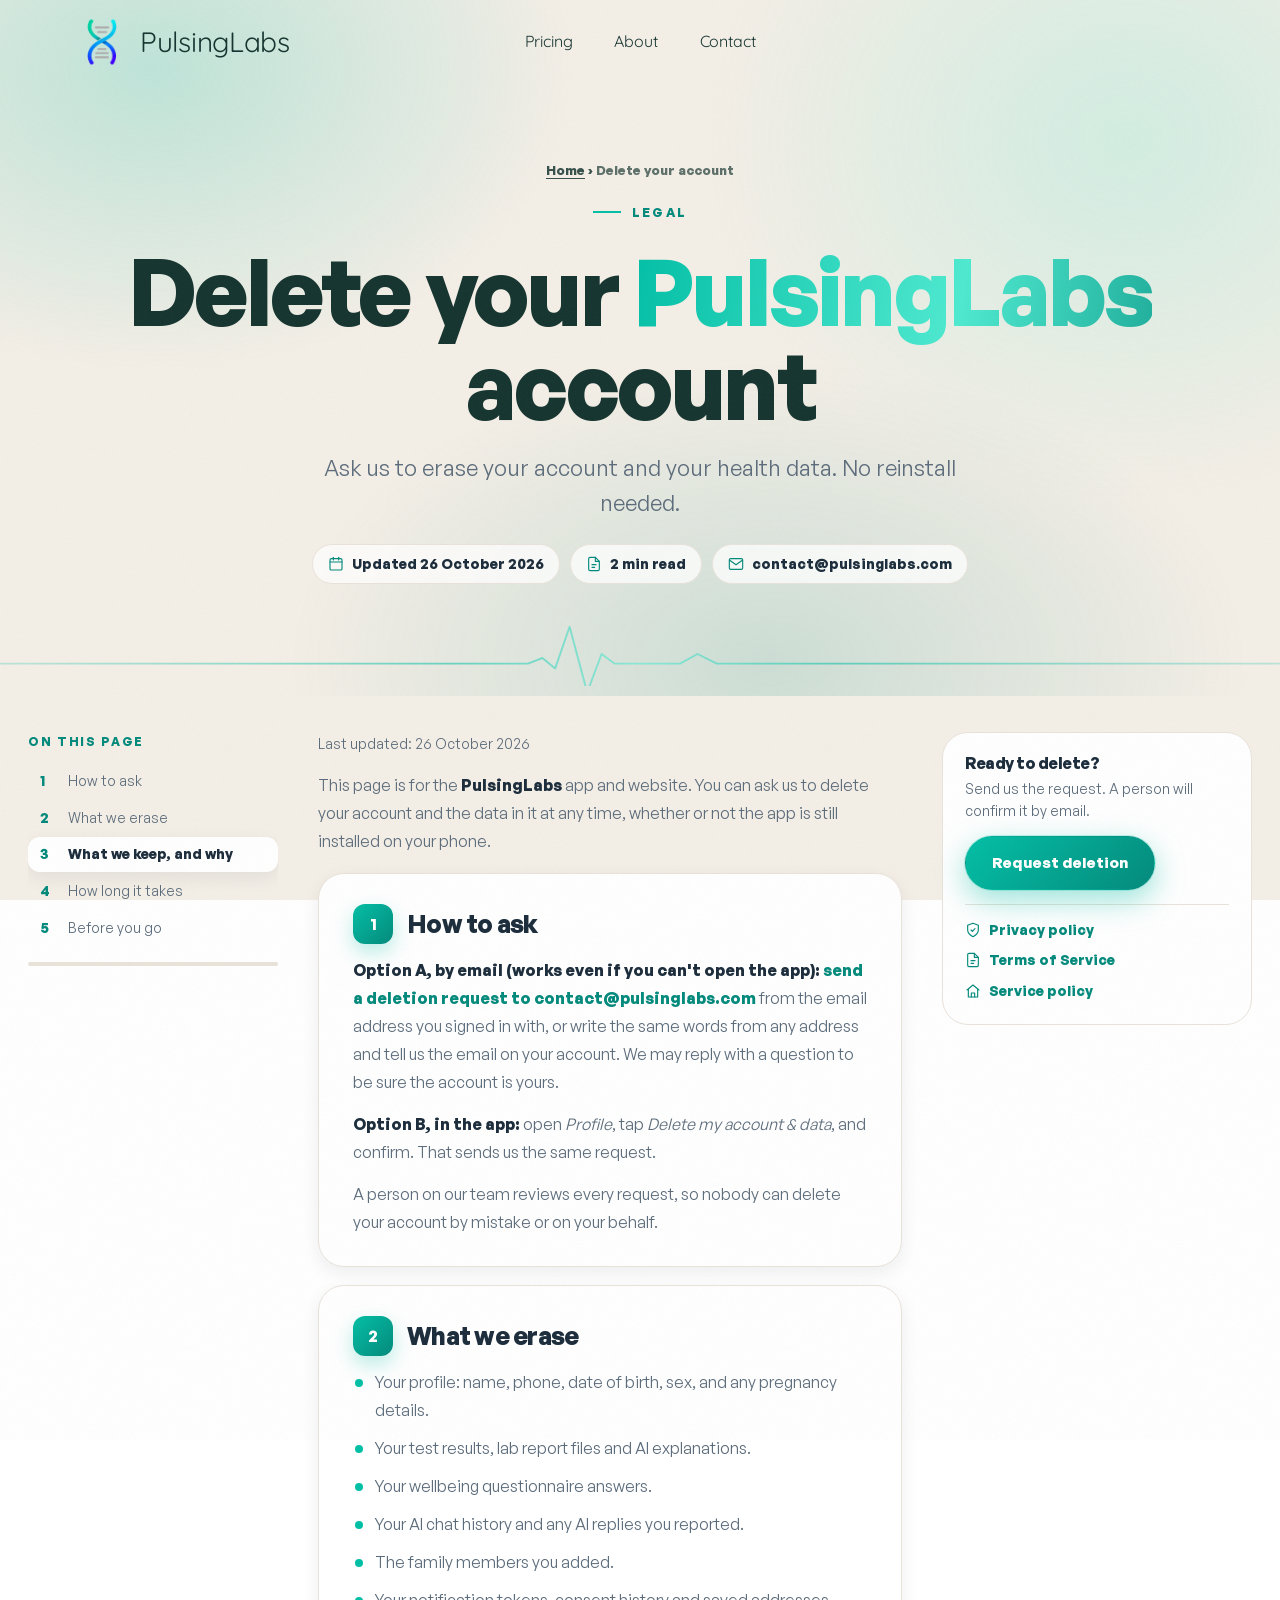
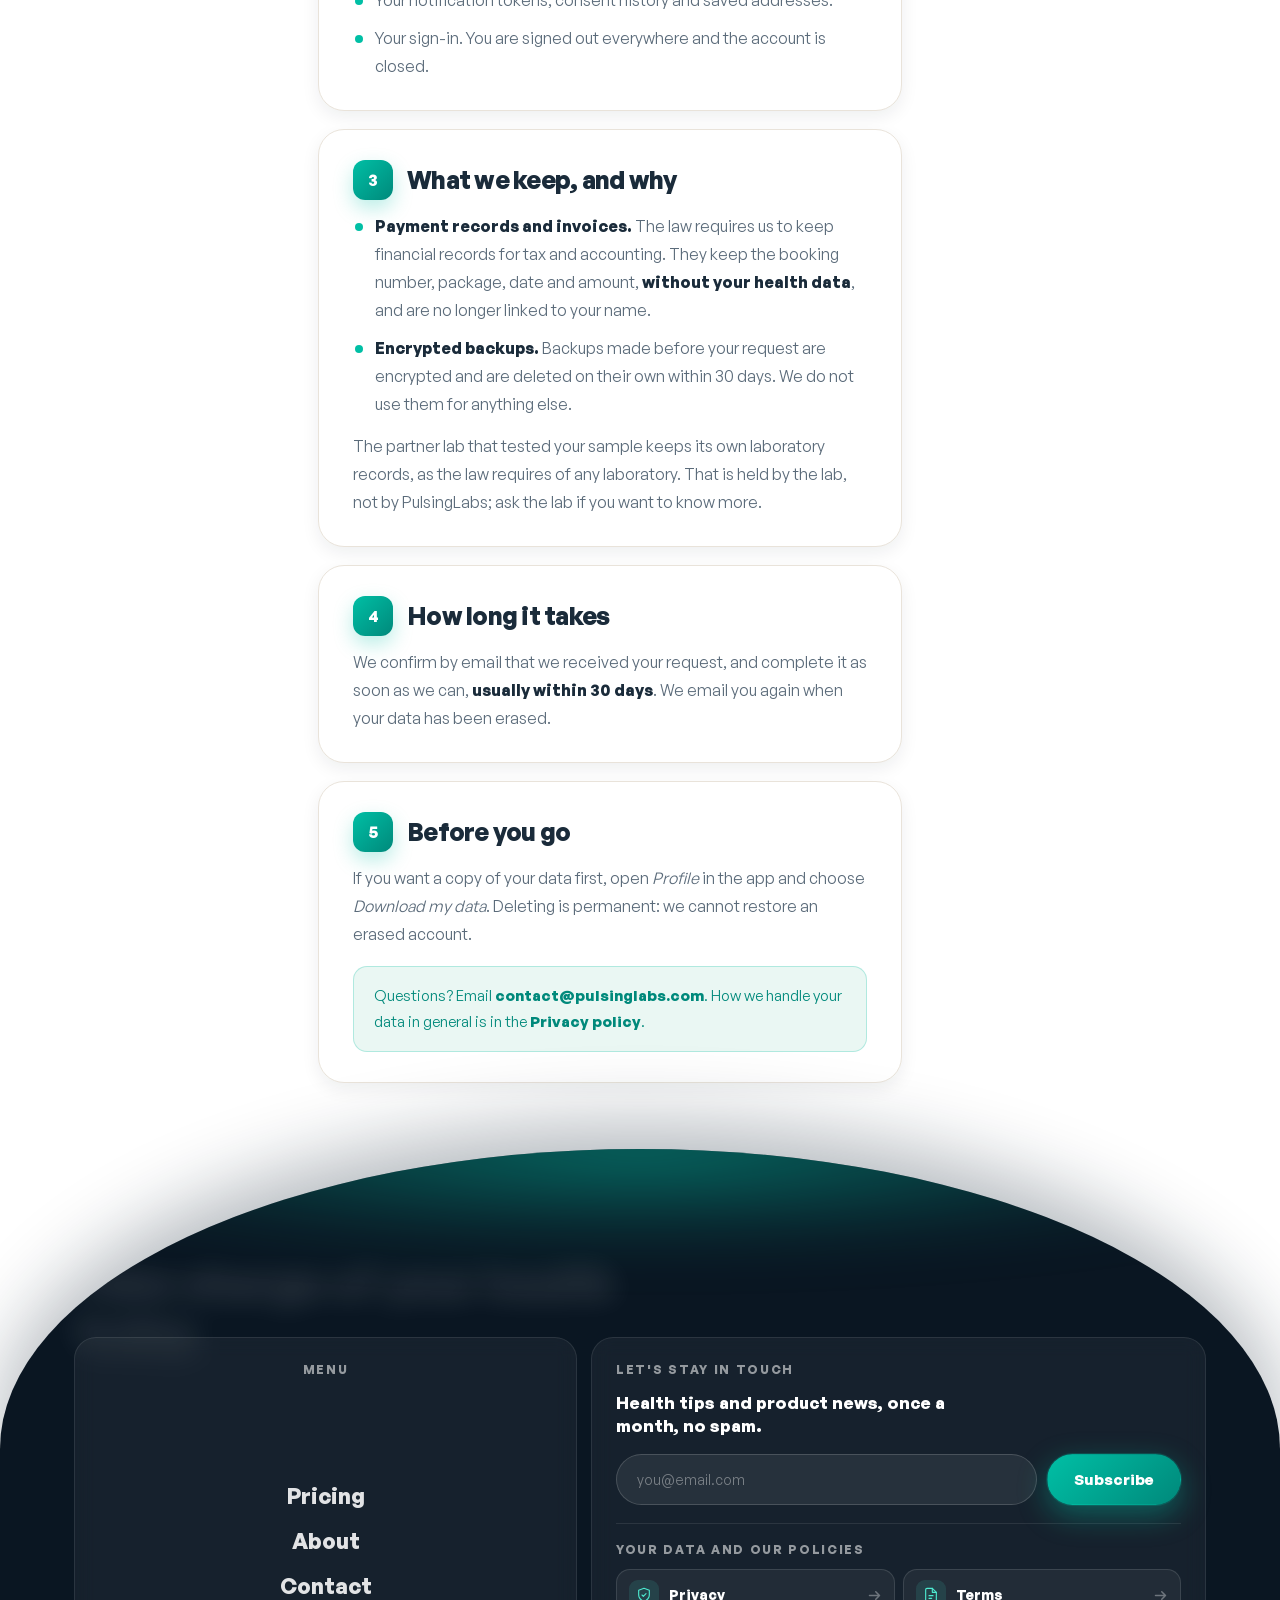
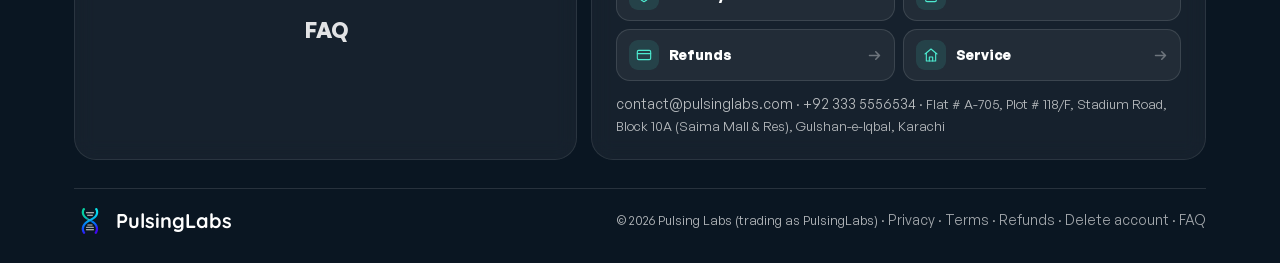
<file: delete-account.html>
<!DOCTYPE html>
<html lang="en">
<head>
  <meta charset="UTF-8" />
  <meta name="viewport" content="width=device-width, initial-scale=1.0" />
  <meta name="theme-color" content="#F4EFE7" id="themeColorMeta" />
  <title>Delete your PulsingLabs account and data | PulsingLabs</title>
  <meta name="description" content="How to delete your PulsingLabs account and health data, in the app or by email, what we erase, what we keep and why, and how long it takes." />
  <link rel="canonical" href="https://pulsinglabs.com/delete-account" />
  <meta property="og:url" content="https://pulsinglabs.com/delete-account" />
  <meta property="og:type" content="website" />
  <meta property="og:site_name" content="PulsingLabs" />
  <meta property="og:title" content="Delete your PulsingLabs account and data | PulsingLabs" />
  <meta property="og:description" content="How to delete your PulsingLabs account and health data, in the app or by email, what we erase, what we keep and why, and how long it takes." />
  <meta property="og:image" content="https://pulsinglabs.com/og-image.png" />
  <meta property="og:image:width" content="1774" />
  <meta property="og:image:height" content="887" />
  <meta property="og:image:alt" content="PulsingLabs: blood tests at home in Karachi, results explained" />
  <meta name="twitter:card" content="summary_large_image" />
  <meta name="twitter:title" content="Delete your PulsingLabs account and data | PulsingLabs" />
  <meta name="twitter:description" content="How to delete your PulsingLabs account and health data, in the app or by email, what we erase, what we keep and why, and how long it takes." />
  <meta name="twitter:image" content="https://pulsinglabs.com/og-image.png" />
  <link rel="preload" href="assets/fonts/general-sans-700.woff2" as="font" type="font/woff2" crossorigin />
  <link rel="preload" href="assets/fonts/general-sans-400.woff2" as="font" type="font/woff2" crossorigin />
  <link rel="stylesheet" href="assets/style.css?v=176" />
  <link rel="icon" type="image/png" href="assets/img/favicon.png" />
  <script type="application/ld+json">{"@context":"https://schema.org","@graph":[{"@type":"BreadcrumbList","itemListElement":[{"@type":"ListItem","position":1,"name":"Home","item":"https://pulsinglabs.com/"},{"@type":"ListItem","position":2,"name":"Delete your account","item":"https://pulsinglabs.com/delete-account"}]}]}</script>
</head>
<body>
  <div id="site-header"></div>

  <!-- ============ PAGE HERO (cream) ============ -->
  <section class="page-hero s-cream legal-hero">
    <div class="wrap page-enter">
      <nav class="crumbs" aria-label="Breadcrumb"><a href="/">Home</a> › <span aria-current="page">Delete your account</span></nav>
      <span class="eyebrow">Legal</span>
      <h1>Delete your <span class="grad-text">PulsingLabs</span> account</h1>
      <p class="lead">Ask us to erase your account and your health data. No reinstall needed.</p>
      <div class="legal-meta"><span class="pill"><span data-icon="calendar"></span>Updated 26 October 2026</span><span class="pill"><span data-icon="file"></span><span data-read-time>Plain English</span></span><span class="pill"><span data-icon="mail"></span>contact@pulsinglabs.com</span></div>
    </div>
    <svg class="hero-ecg" viewBox="0 0 2400 80" preserveAspectRatio="xMidYMax slice" aria-hidden="true"><defs><linearGradient id="ecgGrad" x1="0" x2="1"><stop offset="0" stop-color="#00BFA5" stop-opacity="0"/><stop offset=".4" stop-color="#00BFA5"/><stop offset=".5" stop-color="#4DEAD0"/><stop offset=".6" stop-color="#00BFA5"/><stop offset="1" stop-color="#00BFA5" stop-opacity="0"/></linearGradient></defs><path pathLength="1" d="M0 52 H1060 l18 -7 16 13 18 -52 22 82 18 -48 16 12 H1250 l22 -12 24 12 H2400"/></svg>
  </section>

  <!-- ============ POLICY BODY (white) ============ -->
  <section class="legal-shell">
    <div class="legal-grid">
      <aside class="legal-toc" aria-label="On this page"><span class="legal-toc-h">On this page</span><ol id="legalToc"></ol><div class="legal-progress" aria-hidden="true"><span></span></div></aside>
      <article class="legal">
      <p class="updated">Last updated: 26 October 2026</p>

      <p>This page is for the <strong>PulsingLabs</strong> app and website. You can ask us to delete your account and the data in it at any time, whether or not the app is still installed on your phone.</p>

      <h2>1. How to ask</h2>
      <p><strong>Option A, by email (works even if you can't open the app):</strong> <a href="mailto:contact@pulsinglabs.com?subject=Delete%20my%20PulsingLabs%20account&body=Please%20delete%20my%20PulsingLabs%20account.%0A%0AThe%20email%20address%20I%20signed%20in%20with%3A%0A">send a deletion request to contact@pulsinglabs.com</a> from the email address you signed in with, or write the same words from any address and tell us the email on your account. We may reply with a question to be sure the account is yours.</p>
      <p><strong>Option B, in the app:</strong> open <em>Profile</em>, tap <em>Delete my account &amp; data</em>, and confirm. That sends us the same request.</p>
      <p>A person on our team reviews every request, so nobody can delete your account by mistake or on your behalf.</p>

      <h2>2. What we erase</h2>
      <ul>
        <li>Your profile: name, phone, date of birth, sex, and any pregnancy details.</li>
        <li>Your test results, lab report files and AI explanations.</li>
        <li>Your wellbeing questionnaire answers.</li>
        <li>Your AI chat history and any AI replies you reported.</li>
        <li>The family members you added.</li>
        <li>Your notification tokens, consent history and saved addresses.</li>
        <li>Your sign-in. You are signed out everywhere and the account is closed.</li>
      </ul>

      <h2>3. What we keep, and why</h2>
      <ul>
        <li><strong>Payment records and invoices.</strong> The law requires us to keep financial records for tax and accounting. They keep the booking number, package, date and amount, <strong>without your health data</strong>, and are no longer linked to your name.</li>
        <li><strong>Encrypted backups.</strong> Backups made before your request are encrypted and are deleted on their own within 30 days. We do not use them for anything else.</li>
      </ul>
      <p>The partner lab that tested your sample keeps its own laboratory records, as the law requires of any laboratory. That is held by the lab, not by PulsingLabs; ask the lab if you want to know more.</p>

      <h2>4. How long it takes</h2>
      <p>We confirm by email that we received your request, and complete it as soon as we can, <strong>usually within 30 days</strong>. We email you again when your data has been erased.</p>

      <h2>5. Before you go</h2>
      <p>If you want a copy of your data first, open <em>Profile</em> in the app and choose <em>Download my data</em>. Deleting is permanent: we cannot restore an erased account.</p>

      <p class="note">Questions? Email <a href="mailto:contact@pulsinglabs.com">contact@pulsinglabs.com</a>. How we handle your data in general is in the <a href="/privacy">Privacy policy</a>.</p>
      </article>
      <aside class="legal-side">
        <div class="legal-help"><h3>Ready to delete?</h3><p>Send us the request. A person will confirm it by email.</p><a class="btn btn-primary" href="mailto:contact@pulsinglabs.com?subject=Delete%20my%20PulsingLabs%20account&body=Please%20delete%20my%20PulsingLabs%20account.%0A%0AThe%20email%20address%20I%20signed%20in%20with%3A%0A">Request deletion</a><div class="also"><a href="/privacy"><span data-icon="shieldcheck"></span>Privacy policy</a><a href="/terms"><span data-icon="file"></span>Terms of Service</a><a href="/refunds#service-policy"><span data-icon="home"></span>Service policy</a></div></div>
      </aside>
    </div>
  </section>

  <div id="site-footer"><nav aria-label="Site pages"><p><a href="/">Home</a> · <a href="/pricing">Pricing</a> · <a href="/faq">FAQ</a> · <a href="/features">Features</a> · <a href="/business">For business</a> · <a href="/about">About</a> · <a href="/contact">Contact</a> · <a href="/refunds#service-policy">Service policy</a> · <a href="/refunds">Refund policy</a> · <a href="/privacy">Privacy policy</a> · <a href="/terms">Terms</a></p><p>PulsingLabs · Blood tests at home in Karachi · <a href="mailto:contact@pulsinglabs.com">contact@pulsinglabs.com</a></p></nav></div>
  <script src="assets/app.js?v=145"></script>
</body>
</html>
</file>
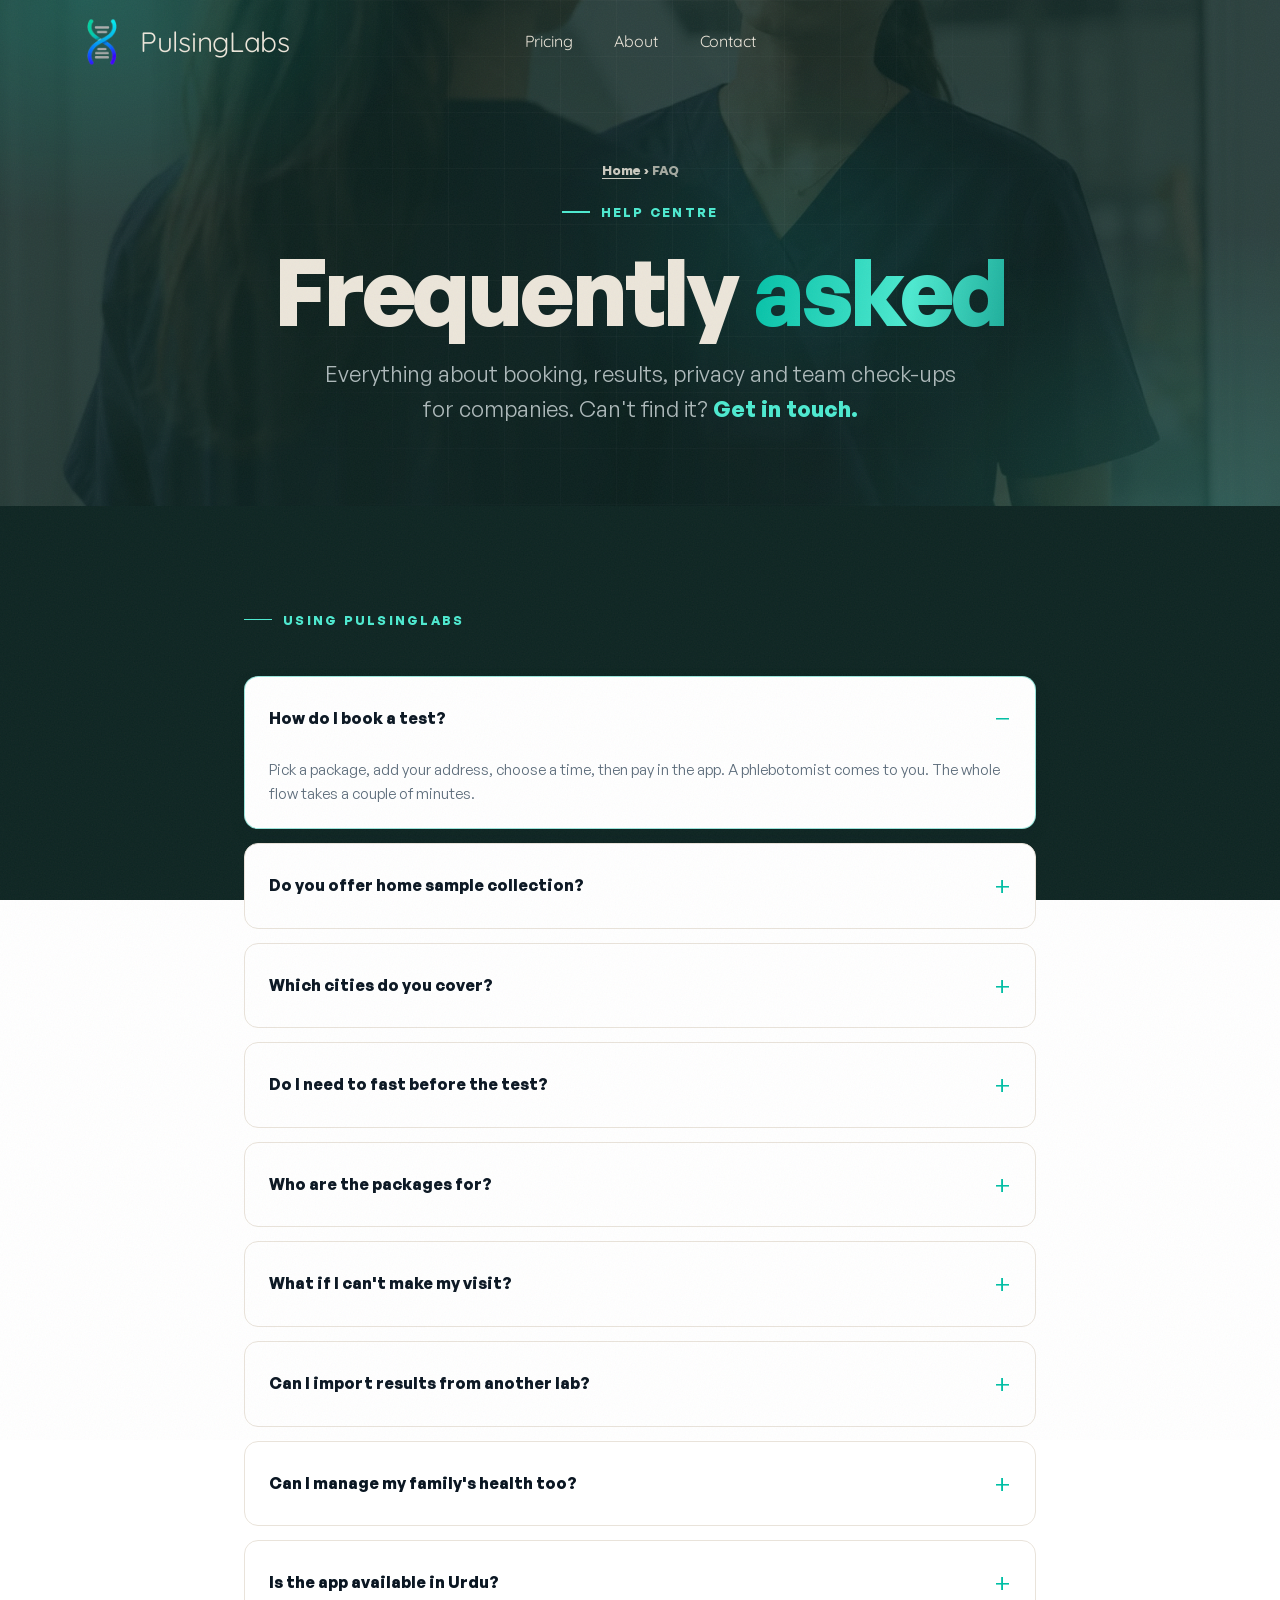
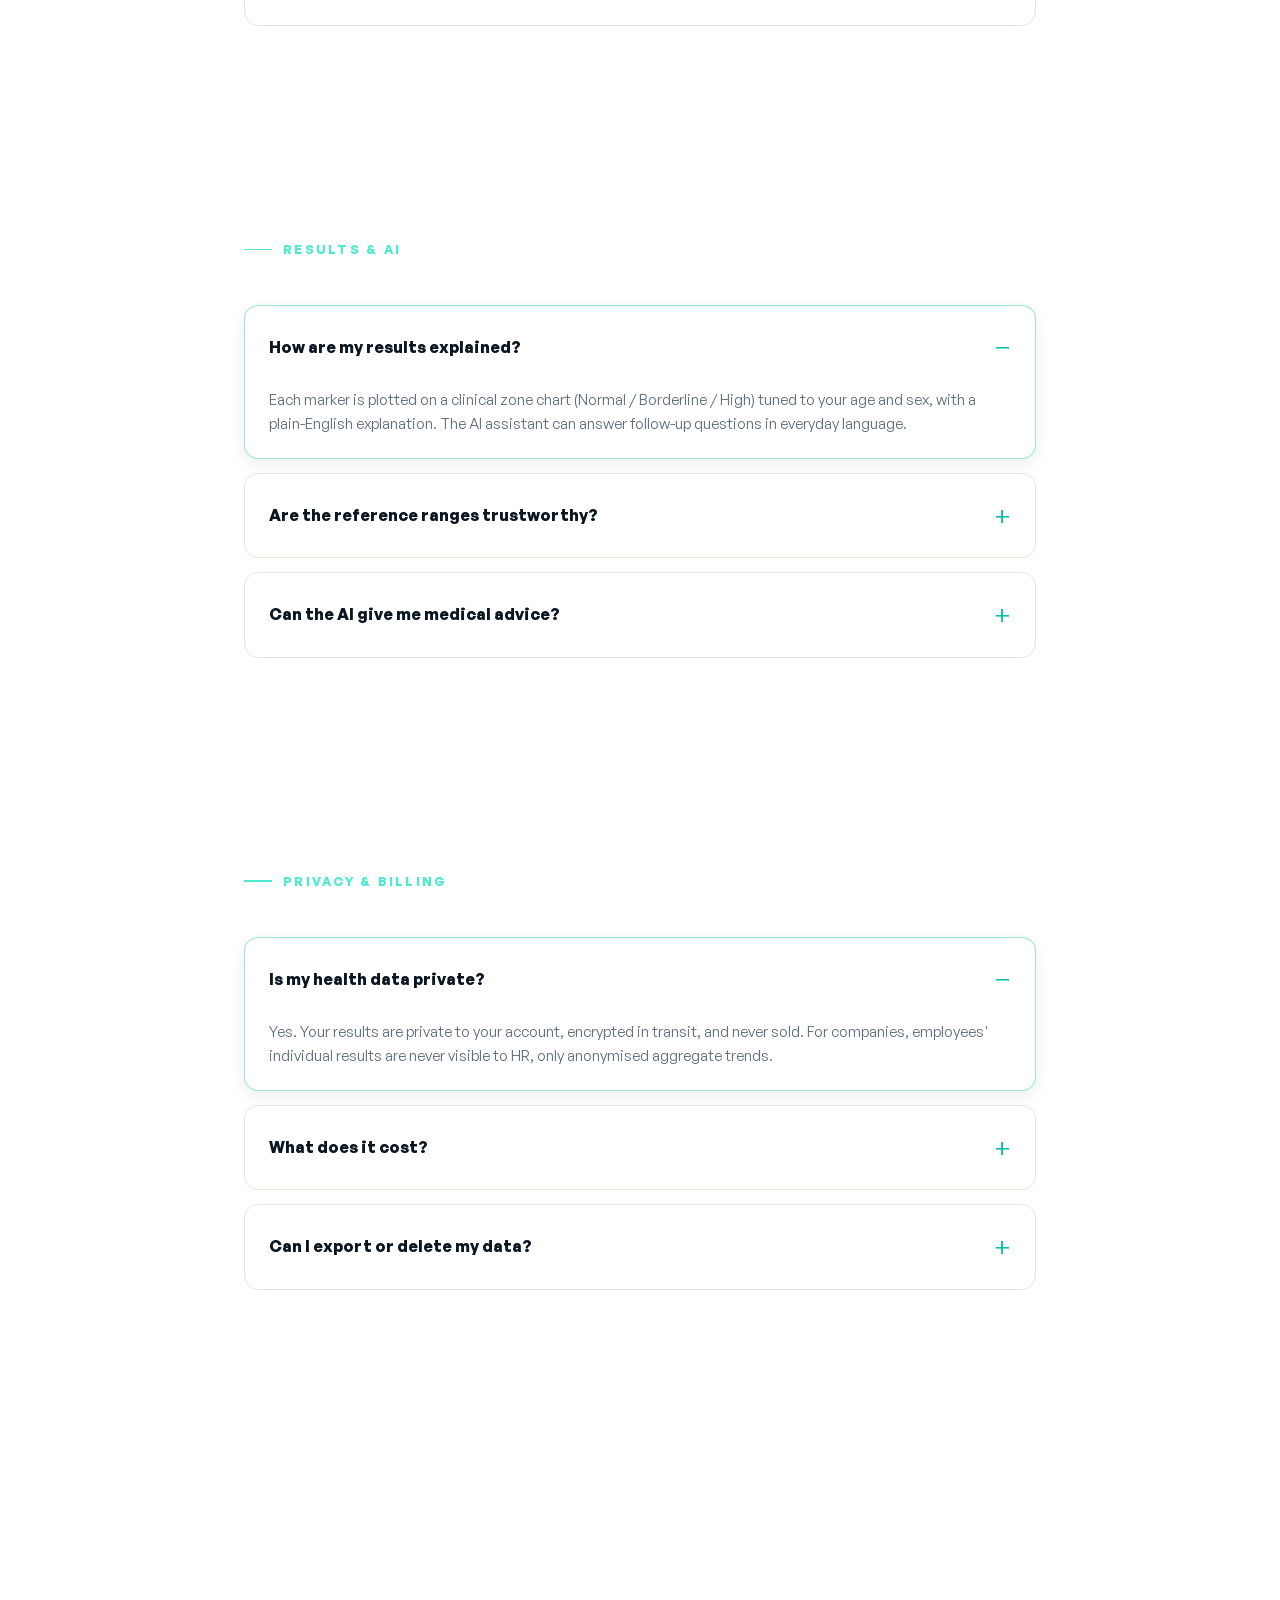
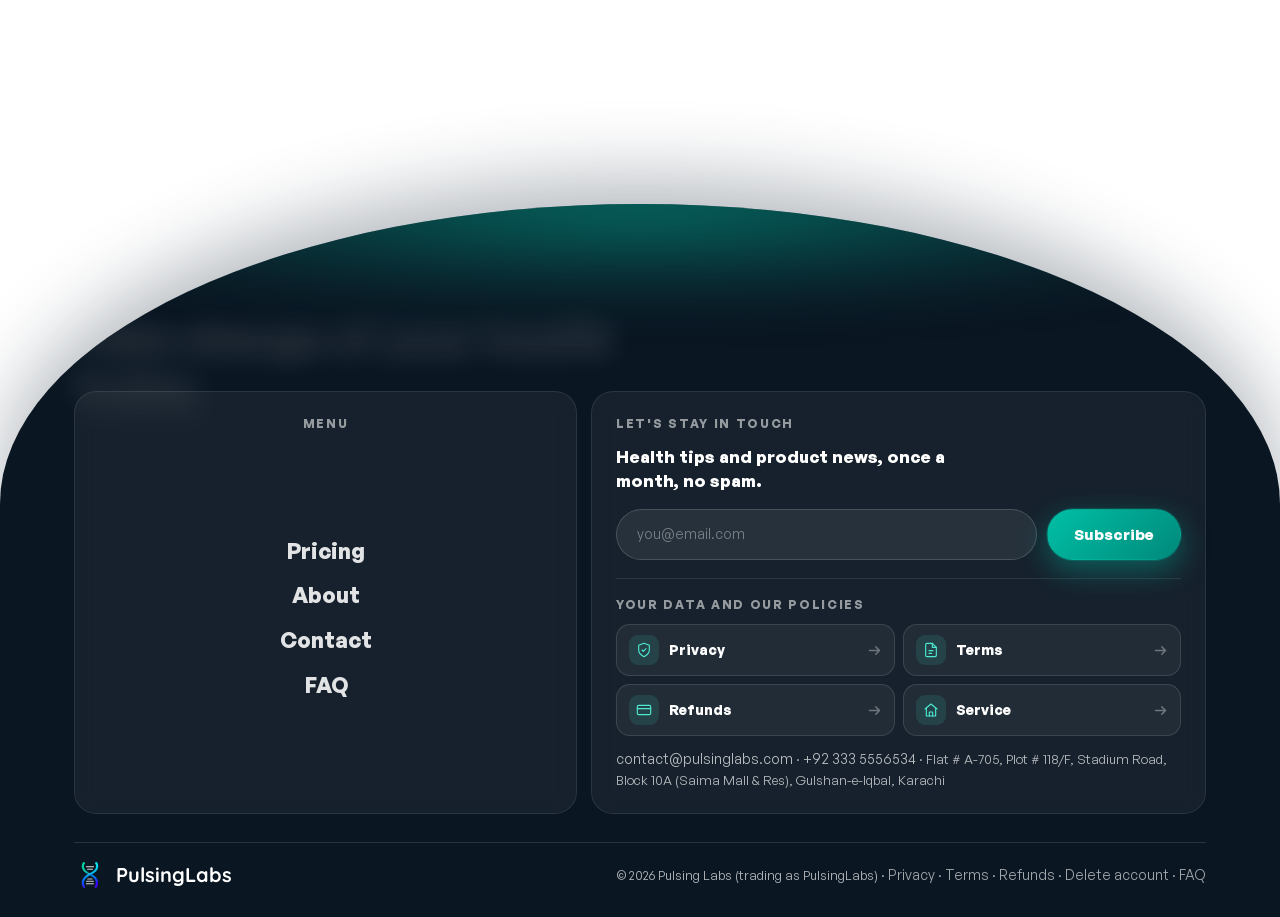
<file: faq.html>
<!DOCTYPE html>
<html lang="en">
<head>
  <meta charset="UTF-8" />
  <meta name="viewport" content="width=device-width, initial-scale=1.0" />
  <meta name="theme-color" content="#F4EFE7" id="themeColorMeta" />
  <title>Home Blood Test FAQ | PulsingLabs</title>
  <meta name="description" content="Answers about booking a home blood test in Karachi: cost, fasting, ages, changing a visit, how results are explained, family profiles and privacy." />
  <link rel="canonical" href="https://pulsinglabs.com/faq" />
  <meta property="og:url" content="https://pulsinglabs.com/faq" />
  <meta property="og:type" content="website" />
  <meta property="og:site_name" content="PulsingLabs" />
  <meta property="og:title" content="Home Blood Test FAQ | PulsingLabs" />
  <meta property="og:description" content="Answers about booking a home blood test in Karachi: cost, fasting, ages, changing a visit, how results are explained, family profiles and privacy." />
  <meta property="og:image" content="https://pulsinglabs.com/og-image.png" />
  <meta property="og:image:width" content="1774" />
  <meta property="og:image:height" content="887" />
  <meta property="og:image:alt" content="PulsingLabs: blood tests at home in Karachi, results explained" />
  <meta name="twitter:card" content="summary_large_image" />
  <meta name="twitter:title" content="Home Blood Test FAQ | PulsingLabs" />
  <meta name="twitter:description" content="Answers about booking a home blood test in Karachi: cost, fasting, ages, changing a visit, how results are explained, family profiles and privacy." />
  <meta name="twitter:image" content="https://pulsinglabs.com/og-image.png" />
  <link rel="preload" href="assets/fonts/general-sans-700.woff2" as="font" type="font/woff2" crossorigin />
  <link rel="preload" href="assets/fonts/general-sans-400.woff2" as="font" type="font/woff2" crossorigin />
  <link rel="stylesheet" href="assets/style.css?v=176" />
  <link rel="icon" type="image/png" href="assets/img/favicon.png" />
  <script type="application/ld+json">{"@context":"https://schema.org","@graph":[{"@type":"Organization","@id":"https://pulsinglabs.com/#organization","name":"PulsingLabs","legalName":"Pulsing Labs","url":"https://pulsinglabs.com/","logo":"https://pulsinglabs.com/assets/img/logo-mark.png","email":"contact@pulsinglabs.com","description":"PulsingLabs is a Pakistani health app for booking blood tests at home in Karachi. A phlebotomist from our partner laboratory collects the sample at home, and results arrive in the app explained in plain language for the patient's age and sex.","telephone":"+92-333-5556534","address":{"@type":"PostalAddress","streetAddress":"Flat # A-705, Plot # 118/F, Stadium Road, Block 10A (Saima Mall & Res), Gulshan-e-Iqbal","addressLocality":"Karachi","addressCountry":"PK"},"areaServed":{"@type":"City","name":"Karachi"},"contactPoint":{"@type":"ContactPoint","contactType":"customer support","email":"contact@pulsinglabs.com","telephone":"+92-333-5556534","areaServed":"PK","availableLanguage":["English","Urdu"]}},{"@type":"FAQPage","@id":"https://pulsinglabs.com/faq#faq","mainEntity":[{"@type":"Question","name":"How do I book a test?","acceptedAnswer":{"@type":"Answer","text":"Pick a package, add your address, choose a time, then pay in the app. A phlebotomist comes to you. The whole flow takes a couple of minutes. See each step of a home visit."}},{"@type":"Question","name":"Do you offer home sample collection?","acceptedAnswer":{"@type":"Answer","text":"Yes, every booking is a home visit in Karachi: a phlebotomist from our partner lab comes to your home at your chosen time, and your results appear in the app."}},{"@type":"Question","name":"Which cities do you cover?","acceptedAnswer":{"@type":"Answer","text":"Karachi, for now. We will add more cities."}},{"@type":"Question","name":"Do I need to fast before the test?","acceptedAnswer":{"@type":"Answer","text":"No. Every test in both packages is non-fasting, so you can eat and drink as usual before your visit."}},{"@type":"Question","name":"Who are the packages for?","acceptedAnswer":{"@type":"Answer","text":"Everyone, at any age. You can book for yourself and for family members from one account. Compare Standard and Premium."}},{"@type":"Question","name":"What if I can't make my visit?","acceptedAnswer":{"@type":"Answer","text":"Reschedule or cancel free up to 24 hours before it. In the last 24 hours our lab calls you to arrange any change. If the visit has to move because of you then, or you are not home when we arrive, the first time is free; after that, visiting charges of 20% apply. See the refund and cancellation policy."}},{"@type":"Question","name":"Can I import results from another lab?","acceptedAnswer":{"@type":"Answer","text":"Not yet. The app shows results from tests booked through PulsingLabs, so every value is read against the same age- and sex-aware ranges."}},{"@type":"Question","name":"Can I manage my family's health too?","acceptedAnswer":{"@type":"Answer","text":"Yes. Add profiles for parents, kids and your spouse, each with age- and sex-aware reference ranges, all from one account."}},{"@type":"Question","name":"Is the app available in Urdu?","acceptedAnswer":{"@type":"Answer","text":"The app itself is in English, but the AI health assistant can chat with you in Urdu if you prefer."}},{"@type":"Question","name":"How are my results explained?","acceptedAnswer":{"@type":"Answer","text":"Each marker is plotted on a clinical zone chart (Normal / Borderline / High) tuned to your age and sex, with a plain-English explanation. The AI assistant can answer follow-up questions in everyday language."}},{"@type":"Question","name":"Are the reference ranges trustworthy?","acceptedAnswer":{"@type":"Answer","text":"They follow evidence-based guidelines (ADA, AASLD, WHO, NICE and others), differentiated by age, sex and pregnancy, and are kept honest by an automated clinical test suite."}},{"@type":"Question","name":"Can the AI give me medical advice?","acceptedAnswer":{"@type":"Answer","text":"It explains your results and general next steps, but it never prescribes drugs or doses, and it escalates urgent symptoms to emergency guidance. It's a guide, not a replacement for your doctor."}},{"@type":"Question","name":"Is my health data private?","acceptedAnswer":{"@type":"Answer","text":"Yes. Your results are private to your account, encrypted in transit, and never sold. For companies, employees' individual results are never visible to HR, only anonymised aggregate trends."}},{"@type":"Question","name":"What does it cost?","acceptedAnswer":{"@type":"Answer","text":"The app is free. You pay per check-up, with home sample collection included: Standard is PKR 9,999 (22 tests) and Premium is PKR 19,999 (32 tests). For a team programme, talk to us. See pricing."}},{"@type":"Question","name":"Can I export or delete my data?","acceptedAnswer":{"@type":"Answer","text":"Yes. You can export your full account and results anytime, and request deletion, your data belongs to you."}}]},{"@type":"BreadcrumbList","itemListElement":[{"@type":"ListItem","position":1,"name":"Home","item":"https://pulsinglabs.com/"},{"@type":"ListItem","position":2,"name":"FAQ","item":"https://pulsinglabs.com/faq"}]}]}</script>
</head>
<body>
  <div id="site-header"></div>

  <!-- ============ PAGE HERO (dark futuristic) ============ -->
  <section class="page-hero s-dark">
    <img class="ph-photo" src="assets/img/doctornew.webp" alt="" aria-hidden="true" loading="eager" fetchpriority="high" decoding="async" />
    <div class="wrap page-enter">
      <nav class="crumbs" aria-label="Breadcrumb"><a href="/">Home</a> › <span aria-current="page">FAQ</span></nav>
      <span class="eyebrow" data-i18n="pg.faq.eyebrow">Help centre</span>
      <h1 data-i18n-html="pg.faq.h1">Frequently <span class="grad-text">asked</span></h1>
      <p class="lead" data-i18n-html="pg.faq.lead">Everything about booking, results, privacy and team check-ups for companies. Can't find it? <a href="/contact" style="color:var(--teal-l);font-weight:700;">Get in touch.</a></p>
    </div>
  </section>

  <!-- ============ FAQ, Using PulsingLabs (white) ============ -->
  <section>
    <div class="wrap" style="max-width:840px;">
      <span class="eyebrow reveal" data-i18n="fq.s1.eye">Using PulsingLabs</span>
      <div class="faq" style="margin-top:24px;">
        <details class="reveal" open><summary data-i18n="fq.u1q">How do I book a test?</summary><p>Pick a package, add your address, choose a time, then pay in the app. A phlebotomist comes to you. The whole flow takes a couple of minutes.</p></details>
        <details class="reveal"><summary data-i18n="fq.u2q">Do you offer home sample collection?</summary><p>Yes, every booking is a home visit in Karachi: a phlebotomist from our partner lab comes to your home at your chosen time, and your results appear in the app.</p></details>
        <details class="reveal"><summary>Which cities do you cover?</summary><p>Karachi, for now. We will add more cities.</p></details>
        <details class="reveal"><summary>Do I need to fast before the test?</summary><p>No. Every test in both packages is non-fasting, so you can eat and drink as usual before your visit.</p></details>
        <details class="reveal"><summary>Who are the packages for?</summary><p>Everyone, at any age. You can book for yourself and for family members from one account. <a href="/pricing" style="color:var(--teal-d);font-weight:700;">Compare Standard and Premium</a>.</p></details>
        <details class="reveal"><summary>What if I can't make my visit?</summary><p>Reschedule or cancel free up to 24 hours before it. In the last 24 hours our lab calls you to arrange any change. If the visit has to move because of you then, or you are not home when we arrive, the first time is free; after that, visiting charges of 20% apply. See the <a href="/refunds" style="color:var(--teal-d);font-weight:700;">refund and cancellation policy</a>.</p></details>
        <details class="reveal"><summary data-i18n="fq.u3q">Can I import results from another lab?</summary><p data-i18n="fq.u3a">Not yet. The app shows results from tests booked through PulsingLabs, so every value is read against the same age- and sex-aware ranges.</p></details>
        <details class="reveal"><summary data-i18n="fq.u4q">Can I manage my family's health too?</summary><p data-i18n="fq.u4a">Yes. Add profiles for parents, kids and your spouse, each with age- and sex-aware reference ranges, all from one account.</p></details>
        <details class="reveal"><summary data-i18n="fq.u5q">Is the app available in Urdu?</summary><p data-i18n="fq.u5a">The app itself is in English, but the AI health assistant can chat with you in Urdu if you prefer.</p></details>
      </div>
    </div>
  </section>

  <!-- ============ FAQ, Results & AI (cream) ============ -->
  <section class="s-cream">
    <div class="wrap" style="max-width:840px;">
      <span class="eyebrow reveal" data-i18n="fq.s2.eye">Results &amp; AI</span>
      <div class="faq" style="margin-top:24px;">
        <details class="reveal" open><summary data-i18n="fq.r1q">How are my results explained?</summary><p data-i18n="fq.r1a">Each marker is plotted on a clinical zone chart (Normal / Borderline / High) tuned to your age and sex, with a plain-English explanation. The AI assistant can answer follow-up questions in everyday language.</p></details>
        <details class="reveal"><summary data-i18n="fq.r2q">Are the reference ranges trustworthy?</summary><p data-i18n="fq.r2a">They follow evidence-based guidelines (ADA, AASLD, WHO, NICE and others), differentiated by age, sex and pregnancy, and are kept honest by an automated clinical test suite.</p></details>
        <details class="reveal"><summary data-i18n="fq.r3q">Can the AI give me medical advice?</summary><p data-i18n="fq.r3a">It explains your results and general next steps, but it never prescribes drugs or doses, and it escalates urgent symptoms to emergency guidance. It's a guide, not a replacement for your doctor.</p></details>
      </div>
    </div>
  </section>

  <!-- ============ FAQ, Privacy & billing (white) ============ -->
  <section>
    <div class="wrap" style="max-width:840px;">
      <span class="eyebrow reveal" data-i18n="fq.s3.eye">Privacy &amp; billing</span>
      <div class="faq" style="margin-top:24px;">
        <details class="reveal" open><summary data-i18n="fq.p1q">Is my health data private?</summary><p data-i18n="fq.p1a">Yes. Your results are private to your account, encrypted in transit, and never sold. For companies, employees' individual results are never visible to HR, only anonymised aggregate trends.</p></details>
        <details class="reveal"><summary data-i18n="fq.p2q">What does it cost?</summary><p>The app is free. You pay per check-up, with home sample collection included: Standard is PKR 9,999 (22 tests) and Premium is PKR 19,999 (32 tests). For a team programme, <a href="/contact" style="color:var(--teal-d);font-weight:700;">talk to us</a>. See <a href="/pricing" style="color:var(--teal-d);font-weight:700;">pricing</a>.</p></details>
        <details class="reveal"><summary data-i18n="fq.p3q">Can I export or delete my data?</summary><p data-i18n="fq.p3a">Yes. You can export your full account and results anytime, and request deletion, your data belongs to you.</p></details>
      </div>
    </div>
  </section>

  <!-- ============ CTA ============ -->
  <section class="s-cream" style="padding-top:0;">
    <div class="wrap">
      <div class="cta-band reveal-zoom">
        <h2 data-i18n="fq.cta.h">Still have a question?</h2>
        <p data-i18n="fq.cta.p">Our team is happy to help, usually within one business day.</p>
        <a class="btn btn-light" href="/contact" data-magnetic style="background:#fff;color:var(--teal-d);" data-i18n-html="fq.cta.btn">Contact us <span class="arrow" aria-hidden="true"></span></a>
      </div>
    </div>
  </section>

  <div id="site-footer"><nav aria-label="Site pages"><p><a href="/">Home</a> · <a href="/pricing">Pricing</a> · <a href="/faq">FAQ</a> · <a href="/features">Features</a> · <a href="/business">For business</a> · <a href="/about">About</a> · <a href="/contact">Contact</a> · <a href="/refunds#service-policy">Service policy</a> · <a href="/refunds">Refund policy</a> · <a href="/privacy">Privacy policy</a> · <a href="/terms">Terms</a></p><p>PulsingLabs · Blood tests at home in Karachi · <a href="mailto:contact@pulsinglabs.com">contact@pulsinglabs.com</a></p></nav></div>
  <script src="assets/app.js?v=145"></script>
</body>
</html>
</file>
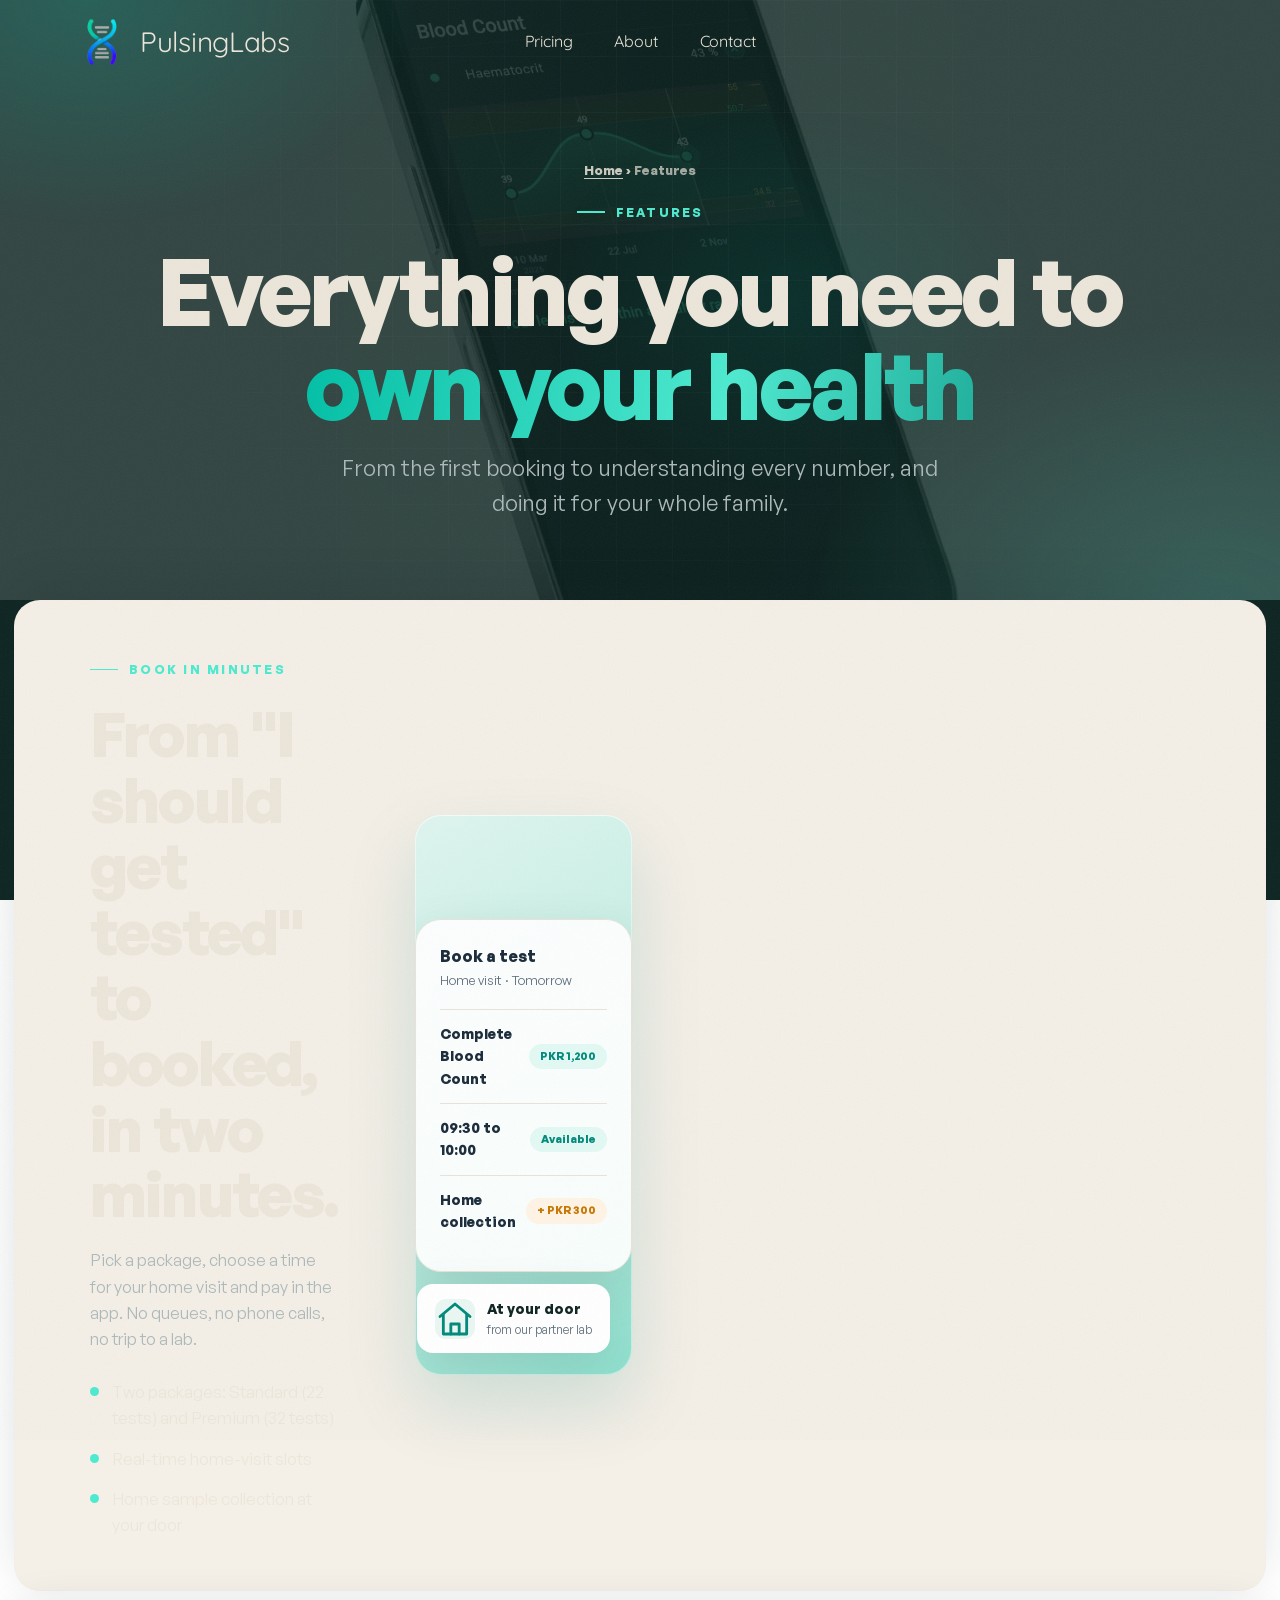
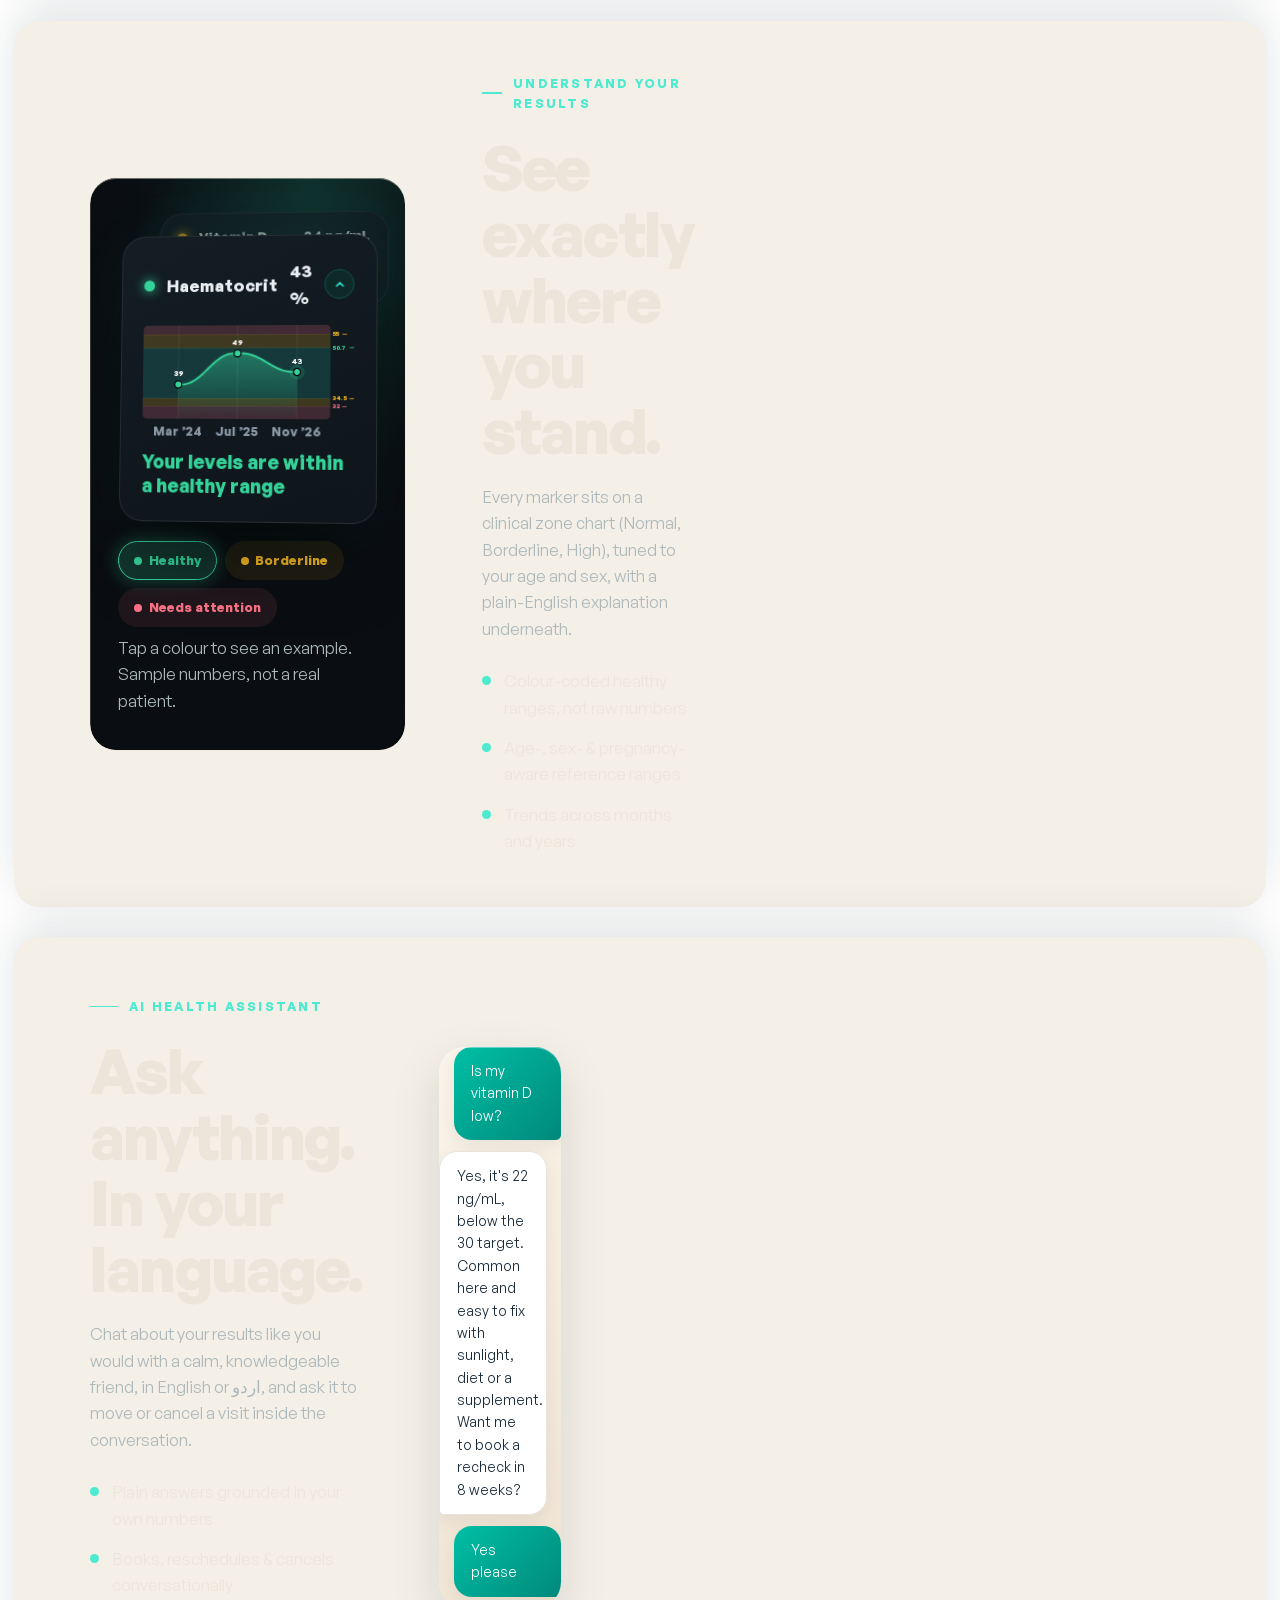
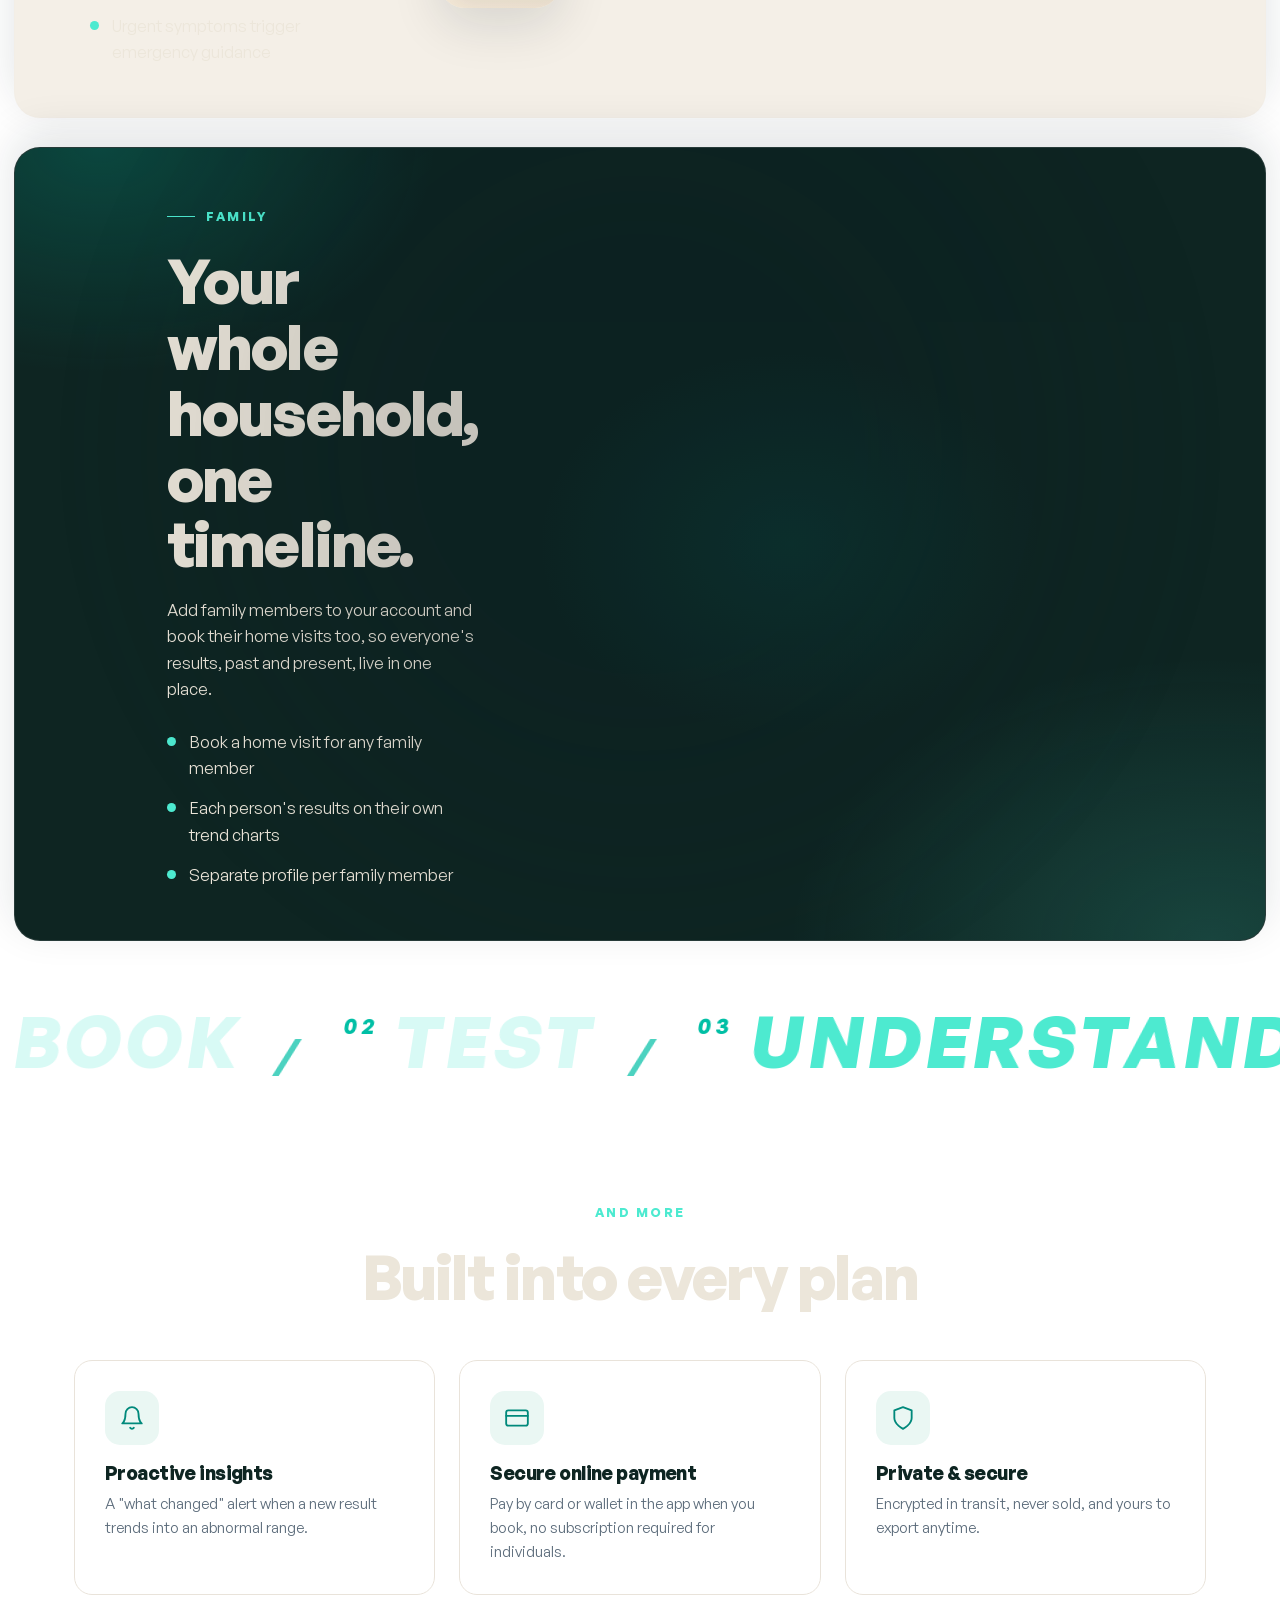
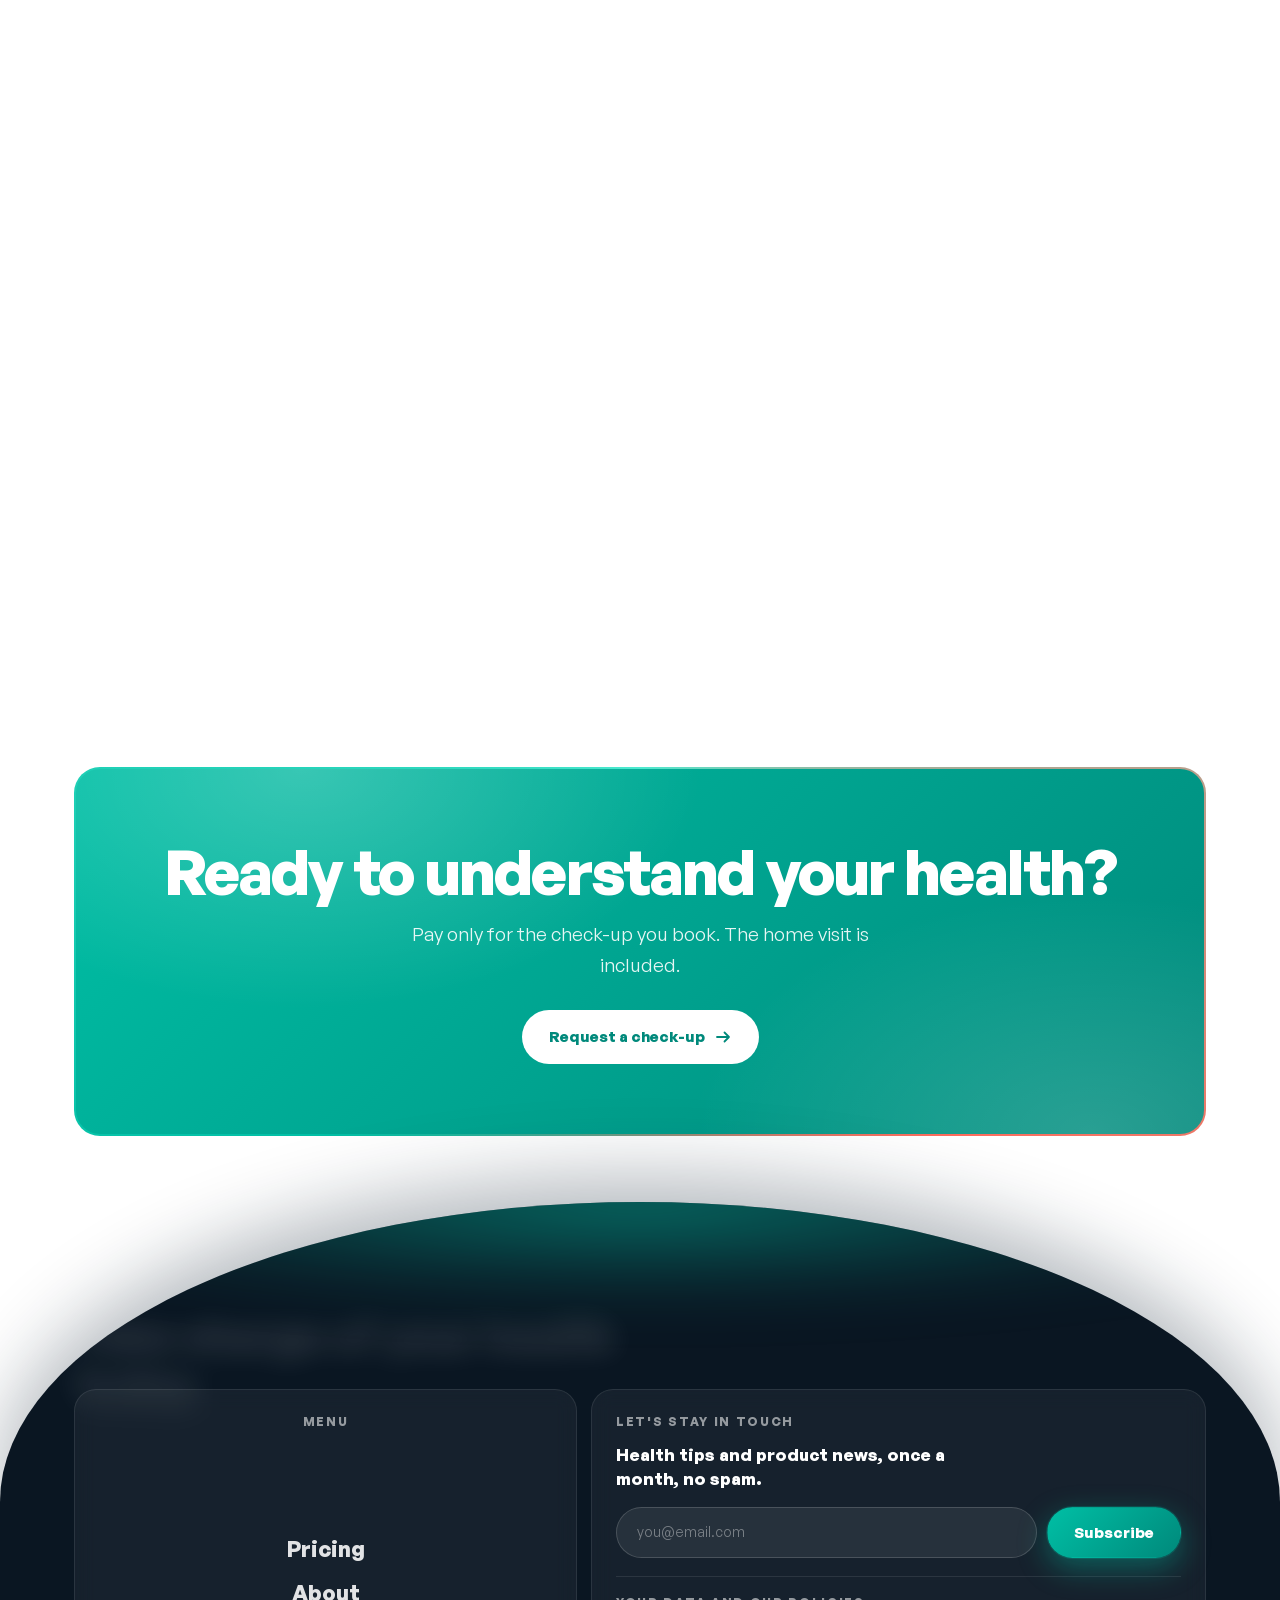
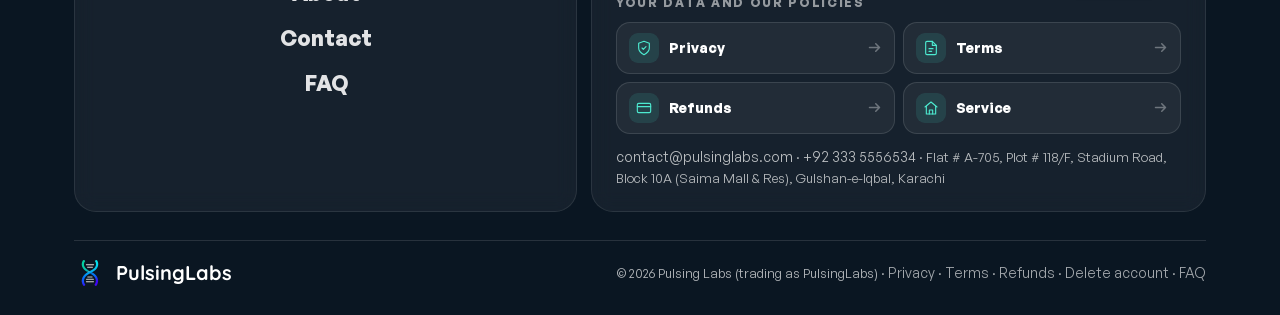
<file: features.html>
<!DOCTYPE html>
<html lang="en">
<head>
  <meta charset="UTF-8" />
  <meta name="viewport" content="width=device-width, initial-scale=1.0" />
  <meta name="theme-color" content="#F4EFE7" id="themeColorMeta" />
  <title>PulsingLabs App Features: AI Results and Family Health</title>
  <meta name="description" content="Booking in minutes, clinical zone charts, an AI health assistant, family profiles and home collection, everything PulsingLabs does." />
  <link rel="canonical" href="https://pulsinglabs.com/features" />
  <meta property="og:url" content="https://pulsinglabs.com/features" />
  <meta property="og:type" content="website" />
  <meta property="og:site_name" content="PulsingLabs" />
  <meta property="og:title" content="PulsingLabs App Features: AI Results and Family Health" />
  <meta property="og:description" content="Booking in minutes, clinical zone charts, an AI health assistant, family profiles and home collection, everything PulsingLabs does." />
  <meta property="og:image" content="https://pulsinglabs.com/og-image.png" />
  <meta property="og:image:width" content="1774" />
  <meta property="og:image:height" content="887" />
  <meta property="og:image:alt" content="PulsingLabs: blood tests at home in Karachi, results explained" />
  <meta name="twitter:card" content="summary_large_image" />
  <meta name="twitter:title" content="PulsingLabs App Features: AI Results and Family Health" />
  <meta name="twitter:description" content="Booking in minutes, clinical zone charts, an AI health assistant, family profiles and home collection, everything PulsingLabs does." />
  <meta name="twitter:image" content="https://pulsinglabs.com/og-image.png" />
  <link rel="preload" href="assets/fonts/general-sans-700.woff2" as="font" type="font/woff2" crossorigin />
  <link rel="preload" href="assets/fonts/general-sans-400.woff2" as="font" type="font/woff2" crossorigin />
  <link rel="stylesheet" href="assets/style.css?v=176" />
  <link rel="icon" type="image/png" href="assets/img/favicon.png" />
  <!-- Warm the last spotlight image during idle so it is ready before the
       user scrolls to it, without competing with the hero (low priority). -->
  <link rel="preload" as="image" href="assets/img/family1new.webp" fetchpriority="low" />
  <script type="application/ld+json">{"@context":"https://schema.org","@graph":[{"@type":"BreadcrumbList","itemListElement":[{"@type":"ListItem","position":1,"name":"Home","item":"https://pulsinglabs.com/"},{"@type":"ListItem","position":2,"name":"Features","item":"https://pulsinglabs.com/features"}]}]}</script>
</head>
<body>
  <div id="site-header"></div>

  <!-- ============ PAGE HERO (dark, futuristic) ============ -->
  <section class="page-hero s-dark">
    <img class="ph-photo" src="assets/img/result-v3.webp" alt="" aria-hidden="true" loading="eager" fetchpriority="high" decoding="async" />
    <div class="wrap page-enter">
      <nav class="crumbs" aria-label="Breadcrumb"><a href="/">Home</a> › <span aria-current="page">Features</span></nav>
      <span class="eyebrow" data-i18n="pg.feat.eyebrow">Features</span>
      <h1 data-i18n-html="pg.feat.h1">Everything you need to<br><span class="grad-text">own your health</span></h1>
      <p class="lead" data-i18n="pg.feat.lead">From the first booking to understanding every number, and doing it for your whole family.</p>
    </div>
  </section>

  <!-- ============ FEATURE STACK (sticky stacking cards) ============ -->
  <div class="stack-wrap" data-stack>
  <!-- ============ SPOTLIGHT 1, Booking (cream) ============ -->
  <section class="s-cream stack-card">
    <div class="wrap">
      <div class="split">
        <div class="split-copy reveal-l">
          <span class="eyebrow" data-i18n="feat.s1.eye">Book in minutes</span>
          <h2 data-i18n="feat.s1.h2">From "I should get tested" to booked, in two minutes.</h2>
          <p class="lead" data-i18n="feat.s1.lead">Pick a package, choose a time for your home visit and pay in the app. No queues, no phone calls, no trip to a lab.</p>
          <ul class="split-list">
            <li data-i18n="feat.s1.li1">Two packages: Standard (22 tests) and Premium (32 tests)</li>
            <li data-i18n="feat.s1.li2">Real-time home-visit slots</li>
            <li data-i18n="feat.s1.li3">Home sample collection at your door</li>
          </ul>
        </div>
        <div class="split-media reveal-r">
          <div class="media media-mint tall">
            <div class="phone-card" aria-hidden="true">
              <div class="phone-head"><div><strong>Book a test</strong><div class="score">Home visit · Tomorrow</div></div></div>
              <div class="marker"><span class="name">Complete Blood Count</span><span class="pill ok">PKR 1,200</span></div>
              <div class="marker"><span class="name">09:30 to 10:00</span><span class="pill ok">Available</span></div>
              <div class="marker"><span class="name">Home collection</span><span class="pill mid">+ PKR 300</span></div>
            </div>
            <div class="badge-float bf-br"><span class="bf-ic" data-icon="home"></span><span><b>At your door</b><span>from our partner lab</span></span></div>
          </div>
        </div>
      </div>
    </div>
  </section>

  <!-- ============ SPOTLIGHT 2, Understand (light flip) ============ -->
  <section class="s-cream stack-card">
    <div class="wrap">
      <div class="split flip">
        <div class="split-copy reveal-r">
          <span class="eyebrow" data-i18n="feat.s2.eye">Understand your results</span>
          <h2 data-i18n="feat.s2.h2">See exactly where you stand.</h2>
          <p class="lead" data-i18n="feat.s2.lead">Every marker sits on a clinical zone chart (Normal, Borderline, High), tuned to your age and sex, with a plain-English explanation underneath.</p>
          <ul class="split-list">
            <li data-i18n="feat.s2.li1">Colour-coded healthy ranges, not raw numbers</li>
            <li data-i18n="feat.s2.li2">Age-, sex- &amp; pregnancy-aware reference ranges</li>
            <li data-i18n="feat.s2.li3">Trends across months and years</li>
          </ul>
        </div>
        <div class="split-media reveal-l">
          <div class="media photo tall rc-media">
            <div class="rc" data-result-card></div>
            <noscript><img class="media-img" src="assets/img/result-v3.webp" alt="The PulsingLabs results screen showing a Hematocrit trend on a clinical zone chart" /></noscript>
          </div>
        </div>
      </div>
    </div>
  </section>

  <!-- ============ SPOTLIGHT 3, AI assistant (cream) ============ -->
  <section class="s-cream stack-card">
    <div class="wrap">
      <div class="split">
        <div class="split-copy reveal-l">
          <span class="eyebrow" data-i18n="feat.s3.eye">AI health assistant</span>
          <h2 data-i18n="feat.s3.h2">Ask anything. In your language.</h2>
          <p class="lead" data-i18n="feat.s3.lead">Chat about your results like you would with a calm, knowledgeable friend, in English or اردو, and ask it to move or cancel a visit inside the conversation.</p>
          <ul class="split-list">
            <li data-i18n="feat.s3.li1">Plain answers grounded in your own numbers</li>
            <li data-i18n="feat.s3.li2">Books, reschedules &amp; cancels conversationally</li>
            <li data-i18n="feat.s3.li3">Urgent symptoms trigger emergency guidance</li>
          </ul>
        </div>
        <div class="split-media reveal-r">
          <div class="media media-warm tall">
            <div class="chat-bubble">
              <div class="bubble you" data-i18n="feat.s3.b1">Is my vitamin D low?</div>
              <div class="bubble ai" data-i18n="feat.s3.b2">Yes, it's 22 ng/mL, below the 30 target. Common here and easy to fix with sunlight, diet or a supplement. Want me to book a recheck in 8 weeks?</div>
              <div class="bubble you" data-i18n="feat.s3.b3">Yes please</div>
            </div>
          </div>
        </div>
      </div>
    </div>
  </section>

  <!-- ============ SPOTLIGHT 4, Import + family (DARK flip) ============ -->
  <section class="s-dark stack-card">
    <div class="wrap">
      <div class="split flip">
        <div class="split-copy reveal-r">
          <span class="eyebrow" data-i18n="feat.s4.eye">Family</span>
          <h2 data-i18n="feat.s4.h2">Your whole household, one timeline.</h2>
          <p class="lead" data-i18n="feat.s4.lead">Add family members to your account and book their home visits too, so everyone's results, past and present, live in one place.</p>
          <ul class="split-list">
            <li data-i18n="feat.s4.li1">Book a home visit for any family member</li>
            <li data-i18n="feat.s4.li2">Each person's results on their own trend charts</li>
            <li data-i18n="feat.s4.li3">Separate profile per family member</li>
          </ul>
        </div>
        <div class="split-media reveal-l">
          <div class="media photo tall">
            <img class="media-img" src="assets/img/family1new.webp" alt="A parent and child outdoors, the whole household on one timeline" loading="lazy" decoding="async" />
            <div class="badge-float bf-br"><span class="bf-ic" data-icon="file"></span><span><b>Explained</b><span>for your age and sex</span></span></div>
          </div>
        </div>
      </div>
    </div>
  </section>

  </div><!-- /stack-wrap -->

  <!-- ============ KINETIC TYPE BAND ============ -->
  <div class="kinetic-band" aria-hidden="true">
    <div class="kinetic-track" data-kinetic>
      <i>01</i><span data-i18n="kb.book">Book</span><em>/</em><i>02</i><span data-i18n="kb.test">Test</span><em>/</em><i>03</i><span class="fill" data-i18n="kb.understand">Understand</span><em>/</em><i>04</i><span data-i18n="kb.repeat">Repeat</span><em>/</em><i>01</i><span data-i18n="kb.book">Book</span><em>/</em><i>02</i><span data-i18n="kb.test">Test</span><em>/</em><i>03</i><span class="fill" data-i18n="kb.understand">Understand</span><em>/</em><i>04</i><span data-i18n="kb.repeat">Repeat</span><em>/</em>
    </div>
  </div>

  <!-- ============ MORE CAPABILITIES (white grid) ============ -->
  <section>
    <div class="wrap center" style="max-width:680px;margin:0 auto;">
      <span class="eyebrow reveal" data-i18n="feat.more.eye">And more</span>
      <h2 class="reveal d1" data-i18n="feat.more.h2">Built into every plan</h2>
    </div>
    <div class="wrap">
      <div class="grid-3">
        <div class="card reveal" data-tilt><div class="ficon" data-icon="bell"></div><h3 data-i18n="feat.more.c1h">Proactive insights</h3><p data-i18n="feat.more.c1p">A "what changed" alert when a new result trends into an abnormal range.</p></div>
        <div class="card reveal d1" data-tilt><div class="ficon" data-icon="card"></div><h3 data-i18n="feat.more.c2h">Secure online payment</h3><p data-i18n="feat.more.c2p">Pay by card or wallet in the app when you book, no subscription required for individuals.</p></div>
        <div class="card reveal d2" data-tilt><div class="ficon" data-icon="shield"></div><h3 data-i18n="feat.more.c3h">Private &amp; secure</h3><p data-i18n="feat.more.c3p">Encrypted in transit, never sold, and yours to export anytime.</p></div>
      </div>
    </div>
  </section>

  <!-- ============ HOW IT WORKS (cream) ============ -->
  <section class="s-cream">
    <div class="wrap center" style="max-width:680px;margin:0 auto;">
      <span class="eyebrow reveal" data-i18n="feat.how.eye">How it works</span>
      <h2 class="reveal d1" data-i18n="feat.how.h2">Three steps to clarity</h2>
    </div>
    <div class="wrap">
      <div class="steps">
        <div class="step reveal"><div class="num">1</div><h3 data-i18n="feat.how.s1h">Choose a package</h3><p data-i18n="feat.how.s1p">Pick Standard (22 tests) or Premium (32 tests).</p></div>
        <div class="step reveal d1"><div class="num">2</div><h3 data-i18n="feat.how.s2h">Pick a time</h3><p data-i18n="feat.how.s2p">Choose a date and time for your home visit and pay in the app. Our partner lab collects and tests your sample.</p></div>
        <div class="step reveal d2"><div class="num">3</div><h3 data-i18n="feat.how.s3h">Get results + insights</h3><p data-i18n="feat.how.s3p">Results arrive with charts, trends, and AI explanations.</p></div>
      </div>
    </div>
  </section>

  <!-- ============ CTA ============ -->
  <section>
    <div class="wrap">
      <div class="cta-band reveal-zoom">
        <h2 data-i18n="feat.cta.h">Ready to understand your health?</h2>
        <p data-i18n="feat.cta.p">Pay only for the check-up you book. The home visit is included.</p>
        <a class="btn btn-light" href="#" data-cta="app" data-magnetic style="background:#fff;color:var(--teal-d);" data-i18n-html="feat.cta.btn">Request a check-up <span class="arrow" aria-hidden="true"></span></a>
      </div>
    </div>
  </section>

  <div id="site-footer"><nav aria-label="Site pages"><p><a href="/">Home</a> · <a href="/pricing">Pricing</a> · <a href="/faq">FAQ</a> · <a href="/features">Features</a> · <a href="/business">For business</a> · <a href="/about">About</a> · <a href="/contact">Contact</a> · <a href="/refunds#service-policy">Service policy</a> · <a href="/refunds">Refund policy</a> · <a href="/privacy">Privacy policy</a> · <a href="/terms">Terms</a></p><p>PulsingLabs · Blood tests at home in Karachi · <a href="mailto:contact@pulsinglabs.com">contact@pulsinglabs.com</a></p></nav></div>
  <script src="assets/app.js?v=145"></script>
</body>
</html>
</file>
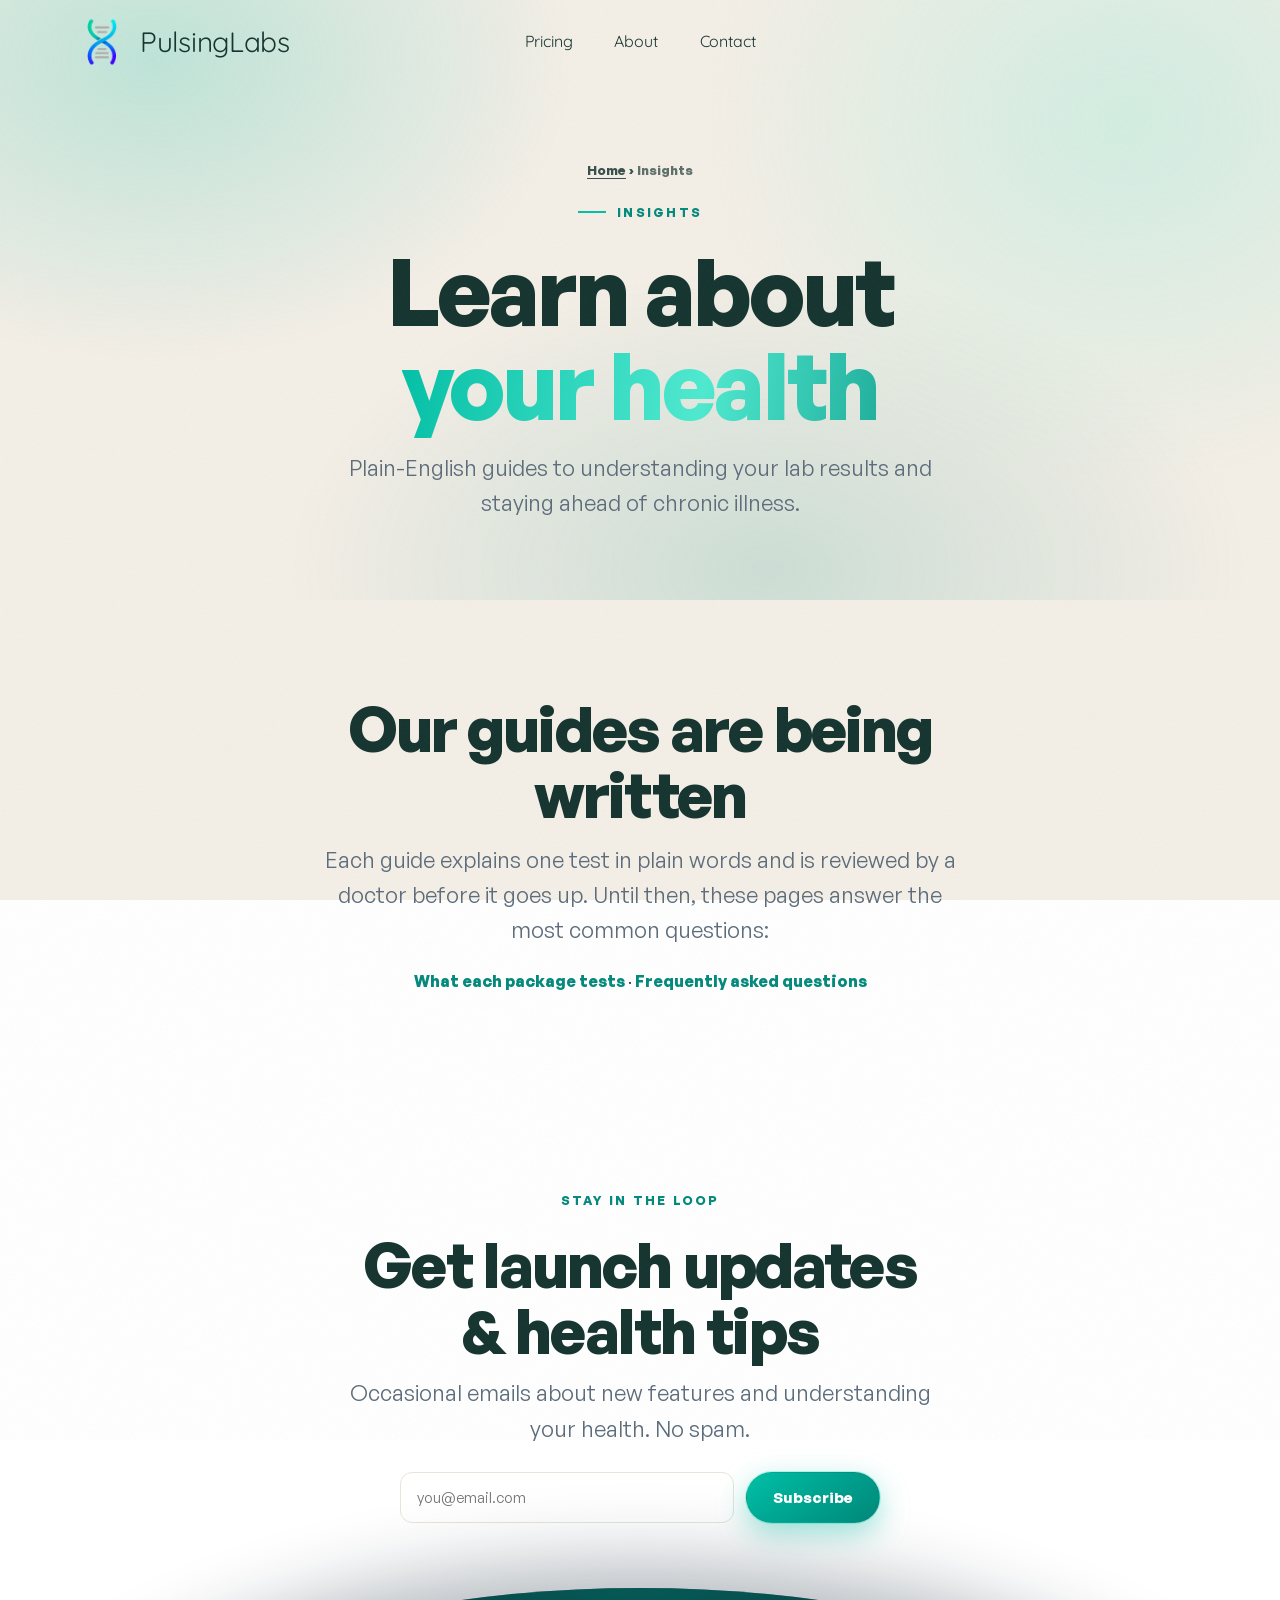
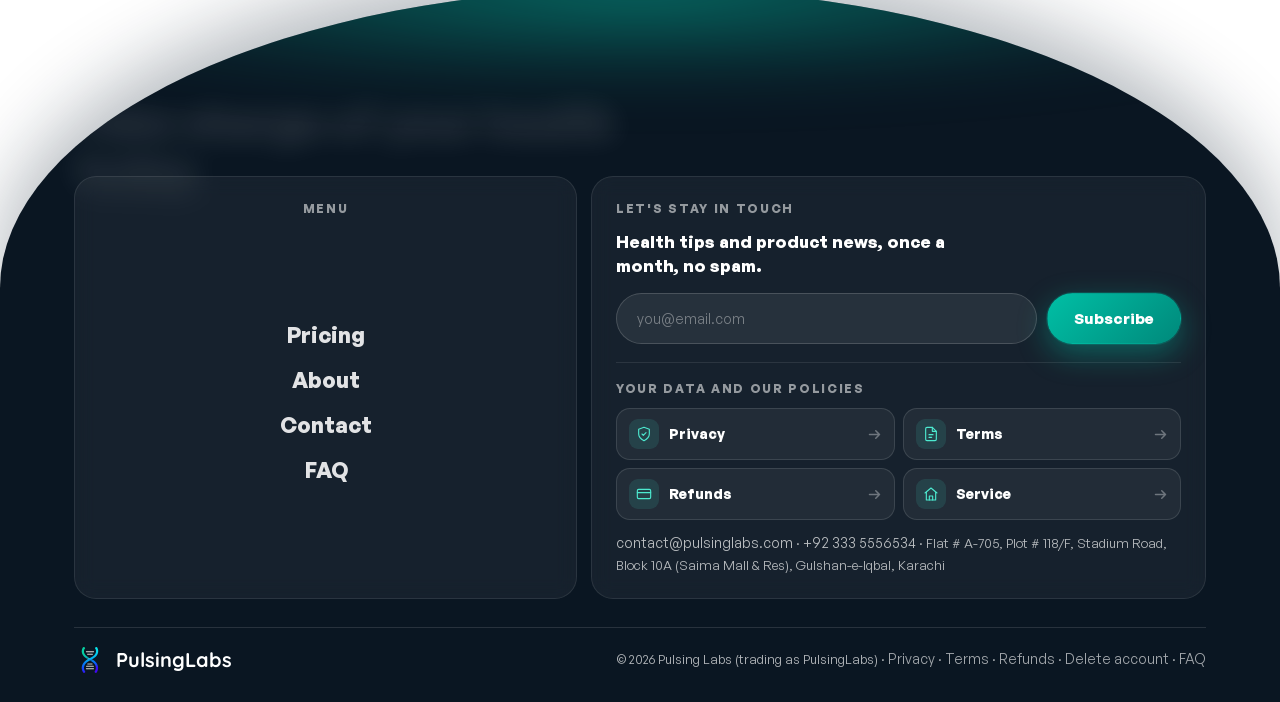
<file: insights.html>
<!DOCTYPE html>
<html lang="en">
<head>
  <meta charset="UTF-8" />
  <meta name="viewport" content="width=device-width, initial-scale=1.0" />
  <meta name="theme-color" content="#F4EFE7" id="themeColorMeta" />
  <title>Health Guides | PulsingLabs</title>
  <meta name="description" content="Plain-language guides to blood tests and results, each reviewed by a doctor before it is published. Until then, see how a home test works and our FAQ." />
  <meta name="robots" content="noindex, follow" />
  <link rel="canonical" href="https://pulsinglabs.com/insights" />
  <meta property="og:url" content="https://pulsinglabs.com/insights" />
  <meta property="og:type" content="website" />
  <meta property="og:site_name" content="PulsingLabs" />
  <meta property="og:title" content="Health Guides | PulsingLabs" />
  <meta property="og:description" content="Plain-language guides to blood tests and results, each reviewed by a doctor before it is published. Until then, see how a home test works and our FAQ." />
  <meta property="og:image" content="https://pulsinglabs.com/og-image.png" />
  <meta property="og:image:width" content="1774" />
  <meta property="og:image:height" content="887" />
  <meta property="og:image:alt" content="PulsingLabs: blood tests at home in Karachi, results explained" />
  <meta name="twitter:card" content="summary_large_image" />
  <meta name="twitter:title" content="Health Guides | PulsingLabs" />
  <meta name="twitter:description" content="Plain-language guides to blood tests and results, each reviewed by a doctor before it is published. Until then, see how a home test works and our FAQ." />
  <meta name="twitter:image" content="https://pulsinglabs.com/og-image.png" />
  <link rel="preload" href="assets/fonts/general-sans-700.woff2" as="font" type="font/woff2" crossorigin />
  <link rel="preload" href="assets/fonts/general-sans-400.woff2" as="font" type="font/woff2" crossorigin />
  <link rel="stylesheet" href="assets/style.css?v=176" />
  <link rel="icon" type="image/png" href="assets/img/favicon.png" />
  <script type="application/ld+json">{"@context":"https://schema.org","@graph":[{"@type":"BreadcrumbList","itemListElement":[{"@type":"ListItem","position":1,"name":"Home","item":"https://pulsinglabs.com/"},{"@type":"ListItem","position":2,"name":"Insights","item":"https://pulsinglabs.com/insights"}]}]}</script>
</head>
<body>
  <div id="site-header"></div>

  <!-- ============ PAGE HERO (cream) ============ -->
  <section class="page-hero s-cream">
    <div class="wrap page-enter">
      <nav class="crumbs" aria-label="Breadcrumb"><a href="/">Home</a> › <span aria-current="page">Insights</span></nav>
      <span class="eyebrow" data-i18n="pg.ins.eyebrow">Insights</span>
      <h1 data-i18n-html="pg.ins.h1">Learn about<br><span class="grad-text">your health</span></h1>
      <p class="lead" data-i18n="pg.ins.lead">Plain-English guides to understanding your lab results and staying ahead of chronic illness.</p>
    </div>
  </section>

  <!-- ============ GUIDES (white) ============
       The article cards that used to sit here linked nowhere. Guides come back
       one by one as each is written AND reviewed by a qualified doctor; until
       then the page is noindex (see <head>) and says so plainly. -->
  <section>
    <div class="wrap center" style="max-width:680px;margin:0 auto;">
      <h2 class="reveal">Our guides are being written</h2>
      <p class="lead reveal d1" style="margin:14px auto 0;">Each guide explains one test in plain words and is reviewed by a doctor before it goes up. Until then, these pages answer the most common questions:</p>
      <p class="reveal d2" style="margin-top:22px;font-size:16px;"><a href="/pricing" style="color:var(--teal-d);font-weight:700;">What each package tests</a> · <a href="/faq" style="color:var(--teal-d);font-weight:700;">Frequently asked questions</a></p>
    </div>
  </section>

  <!-- ============ NEWSLETTER (cream, matches the rest of the page) ============ -->
  <section class="s-cream">
    <div class="wrap center" style="max-width:640px;margin:0 auto;">
      <span class="eyebrow reveal" data-i18n="ins.nl.eye">Stay in the loop</span>
      <h2 class="reveal d1" data-i18n="ins.nl.h2">Get launch updates &amp; health tips</h2>
      <p class="lead reveal d2" style="margin:12px auto 0;" data-i18n="ins.nl.p">Occasional emails about new features and understanding your health. No spam.</p>
      <form data-newsletter class="reveal d2" style="margin:26px auto 0;max-width:480px;">
        <!-- Honeypot: hidden from humans; bots that fill it are silently dropped server-side. -->
        <div aria-hidden="true" style="position:absolute;left:-9999px;top:auto;width:1px;height:1px;overflow:hidden;">
          <label>Leave this field empty<input type="text" name="website" tabindex="-1" autocomplete="off" /></label>
        </div>
        <div style="display:flex;gap:12px;">
          <input id="nle" type="email" placeholder="you@email.com" required style="flex:1;padding:14px 16px;border:1px solid var(--line);border-radius:12px;background:#fff;color:var(--ink);font-family:inherit;font-size:15px;" />
          <button type="submit" class="btn btn-primary" data-i18n="ins.nl.btn">Subscribe</button>
        </div>
        <div class="ok-msg" style="margin:14px auto 0;" data-i18n="ins.nl.ok">Thanks, you're on the list!</div>
        <div class="err-msg" style="margin:14px auto 0;display:none;" data-i18n="ins.nl.err">Could not subscribe right now. Please try again later.</div>
      </form>
    </div>
  </section>

  <div id="site-footer"><nav aria-label="Site pages"><p><a href="/">Home</a> · <a href="/pricing">Pricing</a> · <a href="/faq">FAQ</a> · <a href="/features">Features</a> · <a href="/business">For business</a> · <a href="/about">About</a> · <a href="/contact">Contact</a> · <a href="/refunds#service-policy">Service policy</a> · <a href="/refunds">Refund policy</a> · <a href="/privacy">Privacy policy</a> · <a href="/terms">Terms</a></p><p>PulsingLabs · Blood tests at home in Karachi · <a href="mailto:contact@pulsinglabs.com">contact@pulsinglabs.com</a></p></nav></div>
  <script src="assets/app.js?v=145"></script>
</body>
</html>
</file>
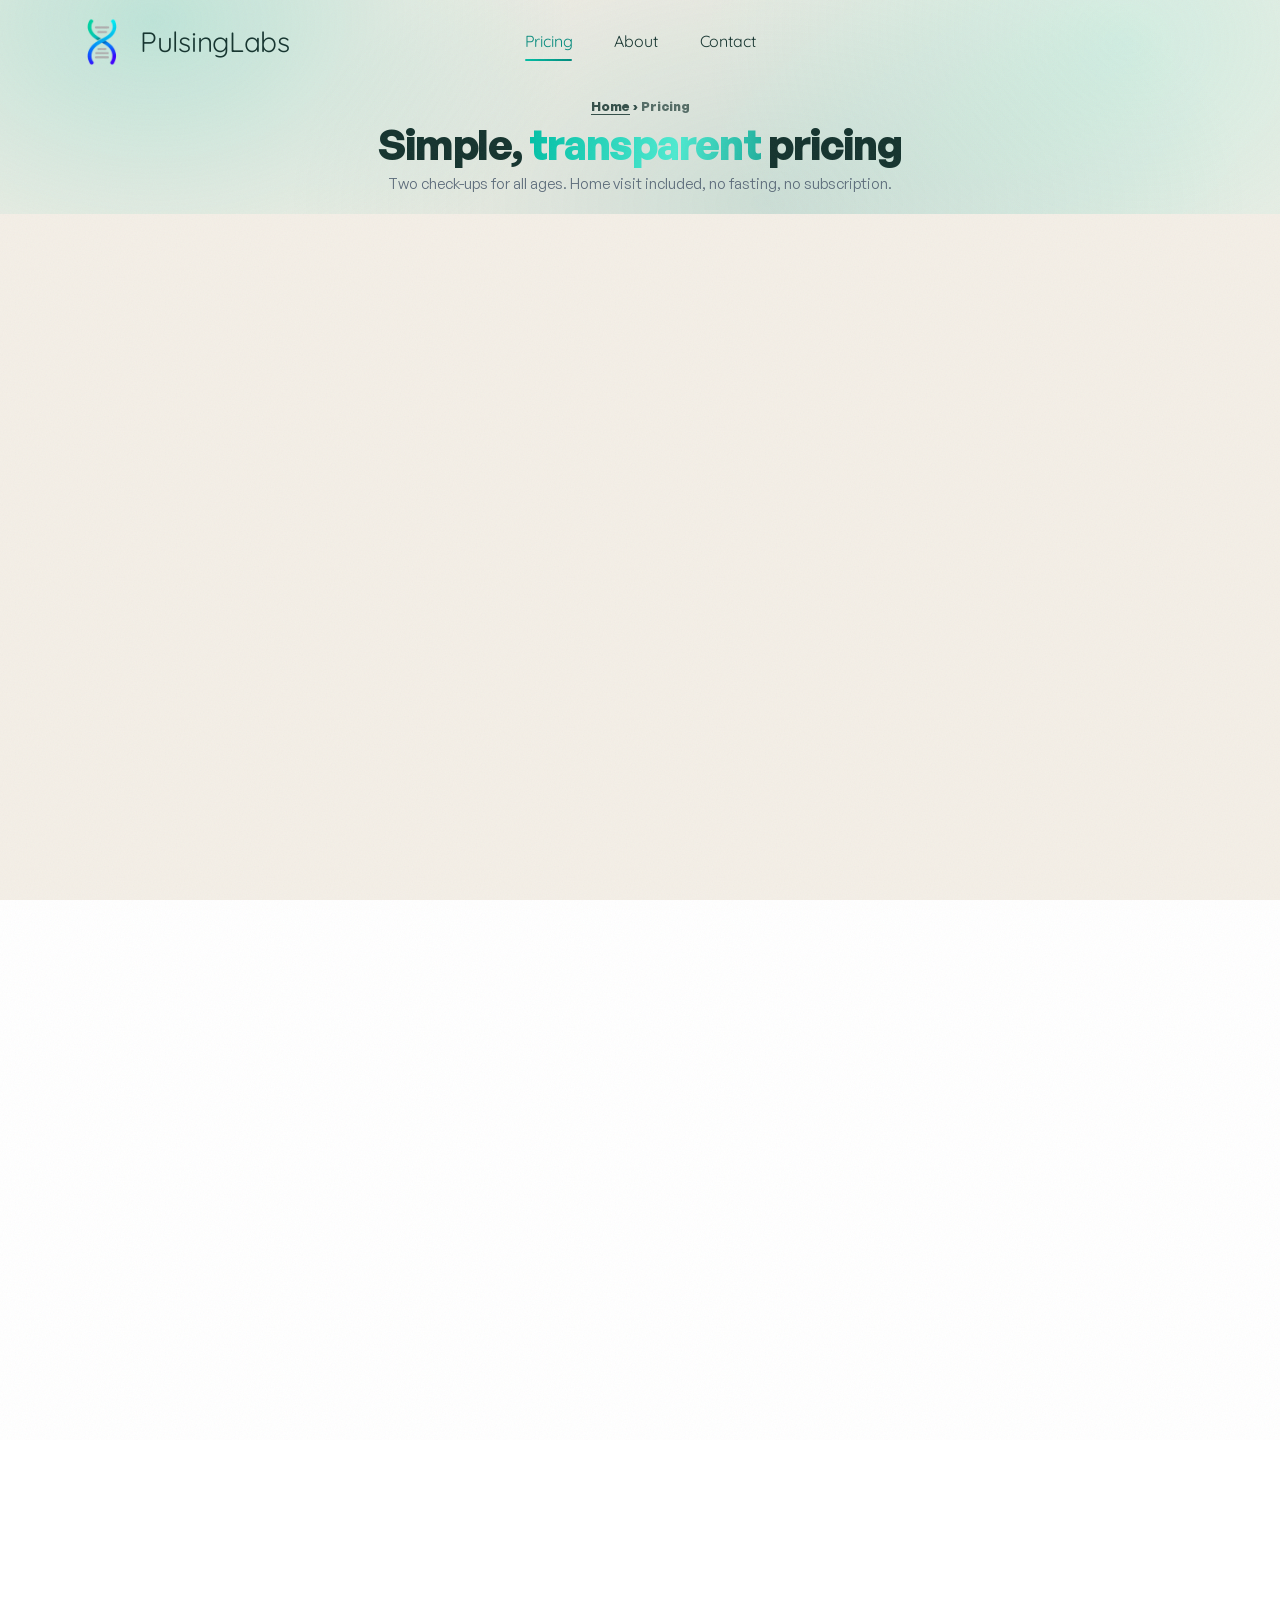
<file: pricing.html>
<!DOCTYPE html>
<html lang="en">
<head>
  <meta charset="UTF-8" />
  <meta name="viewport" content="width=device-width, initial-scale=1.0" />
  <meta name="theme-color" content="#F4EFE7" id="themeColorMeta" />
  <title>Home Blood Test Prices in Karachi | PulsingLabs</title>
  <meta name="description" content="Two home blood test packages in Karachi: Standard PKR 9,999 (22 tests) and Premium PKR 19,999 (32 tests). Home visit included, no fasting, all ages." />
  <link rel="canonical" href="https://pulsinglabs.com/pricing" />
  <meta property="og:url" content="https://pulsinglabs.com/pricing" />
  <meta property="og:type" content="website" />
  <meta property="og:site_name" content="PulsingLabs" />
  <meta property="og:title" content="Home Blood Test Prices in Karachi | PulsingLabs" />
  <meta property="og:description" content="Two home blood test packages in Karachi: Standard PKR 9,999 (22 tests) and Premium PKR 19,999 (32 tests). Home visit included, no fasting, all ages." />
  <meta property="og:image" content="https://pulsinglabs.com/og-image.png" />
  <meta property="og:image:width" content="1774" />
  <meta property="og:image:height" content="887" />
  <meta property="og:image:alt" content="PulsingLabs: blood tests at home in Karachi, results explained" />
  <meta name="twitter:card" content="summary_large_image" />
  <meta name="twitter:title" content="Home Blood Test Prices in Karachi | PulsingLabs" />
  <meta name="twitter:description" content="Two home blood test packages in Karachi: Standard PKR 9,999 (22 tests) and Premium PKR 19,999 (32 tests). Home visit included, no fasting, all ages." />
  <meta name="twitter:image" content="https://pulsinglabs.com/og-image.png" />
  <link rel="preload" href="assets/fonts/general-sans-700.woff2" as="font" type="font/woff2" crossorigin />
  <link rel="preload" href="assets/fonts/general-sans-400.woff2" as="font" type="font/woff2" crossorigin />
  <link rel="stylesheet" href="assets/style.css?v=176" />
  <link rel="stylesheet" href="assets/compare.css?v=7" />
  <link rel="icon" type="image/png" href="assets/img/favicon.png" />
  <script type="application/ld+json">{"@context":"https://schema.org","@graph":[{"@type":"Organization","@id":"https://pulsinglabs.com/#organization","name":"PulsingLabs","legalName":"Pulsing Labs","url":"https://pulsinglabs.com/","logo":"https://pulsinglabs.com/assets/img/logo-mark.png","email":"contact@pulsinglabs.com","description":"PulsingLabs is a Pakistani health app for booking blood tests at home in Karachi. A phlebotomist from our partner laboratory collects the sample at home, and results arrive in the app explained in plain language for the patient's age and sex.","telephone":"+92-333-5556534","address":{"@type":"PostalAddress","streetAddress":"Flat # A-705, Plot # 118/F, Stadium Road, Block 10A (Saima Mall & Res), Gulshan-e-Iqbal","addressLocality":"Karachi","addressCountry":"PK"},"areaServed":{"@type":"City","name":"Karachi"},"contactPoint":{"@type":"ContactPoint","contactType":"customer support","email":"contact@pulsinglabs.com","telephone":"+92-333-5556534","areaServed":"PK","availableLanguage":["English","Urdu"]}},{"@type":"Service","@id":"https://pulsinglabs.com/#home-blood-test","name":"Blood test at home in Karachi","serviceType":"Home blood sample collection and laboratory testing","provider":{"@id":"https://pulsinglabs.com/#organization"},"areaServed":{"@type":"City","name":"Karachi"},"url":"https://pulsinglabs.com/pricing","offers":[{"@type":"Offer","name":"Standard check-up","description":"A first check-up for all ages: vitals (pulse, blood pressure), full blood count (haemoglobin, RBC, haematocrit, MCV, MCH, MCHC, RDW, WBC, platelets), random blood sugar, the full cholesterol profile (total, LDL, HDL, ratio, triglycerides), thyroid screen (TSH), SGPT (ALT), creatinine and calcium. No fasting needed. Sample collected at home in Karachi. 22 tests.","price":"9999","priceCurrency":"PKR","url":"https://pulsinglabs.com/pricing","availability":"https://schema.org/InStock"},{"@type":"Offer","name":"Premium check-up","description":"Everything in Standard plus HbA1c, ferritin, ESR, vitamin D, hepatitis screening (Anti-HCV, HBsAg), free T3, free T4, total bilirubin and urea. For all ages, no fasting needed. Sample collected at home in Karachi. 32 tests.","price":"19999","priceCurrency":"PKR","url":"https://pulsinglabs.com/pricing","availability":"https://schema.org/InStock"}]},{"@type":"FAQPage","@id":"https://pulsinglabs.com/pricing#faq","mainEntity":[{"@type":"Question","name":"Is the app free?","acceptedAnswer":{"@type":"Answer","text":"Yes. Downloading and using PulsingLabs is free. You pay only for the check-up you book, and the price includes the home visit. There is no subscription."}},{"@type":"Question","name":"Do I need to fast before the test?","acceptedAnswer":{"@type":"Answer","text":"No. Every test in both packages is non-fasting, so you can eat and drink as usual before your visit."}},{"@type":"Question","name":"Who are the packages for?","acceptedAnswer":{"@type":"Answer","text":"Everyone, at any age. Standard is a clear first check-up; Premium adds 10 more tests for a fuller picture. You can also book for family members from your account."}},{"@type":"Question","name":"Which cities do you cover?","acceptedAnswer":{"@type":"Answer","text":"Home sample collection is in Karachi for now. We will add more cities."}},{"@type":"Question","name":"What if I can't make my visit?","acceptedAnswer":{"@type":"Answer","text":"Reschedule or cancel free up to 24 hours before it. In the last 24 hours our lab calls you to arrange any change. If the visit has to move because of you then, or you are not home when we arrive, the first time is free; after that, visiting charges of 20% apply. Full details are in our refund and cancellation policy."}},{"@type":"Question","name":"Is my health data private from my employer?","acceptedAnswer":{"@type":"Answer","text":"Always. If your company runs a health programme, HR sees only whether you booked and completed your check-up, never your results."}}]},{"@type":"BreadcrumbList","itemListElement":[{"@type":"ListItem","position":1,"name":"Home","item":"https://pulsinglabs.com/"},{"@type":"ListItem","position":2,"name":"Pricing","item":"https://pulsinglabs.com/pricing"}]}]}</script>
</head>
<body>
  <div id="site-header"></div>

  <!-- ============ PAGE HERO (light, like About and Privacy) ============ -->
  <section class="page-hero s-cream ph-compact">
    <div class="wrap">
      <nav class="crumbs" aria-label="Breadcrumb"><a href="/">Home</a> › <span aria-current="page">Pricing</span></nav>
      <span class="eyebrow" data-i18n="pg.price.eyebrow">Pricing</span>
      <h1 data-i18n-html="pg.price.h1">Simple, <span class="grad-text">transparent</span> pricing</h1>
      <p class="lead">Two check-ups for all ages. Home visit included, no fasting, no subscription.</p>
    </div>
  </section>

  <!-- ============ COMPARE PACKAGES (cream) ============ -->
  <section class="s-cream cmp-sec">
    <div class="wrap">
      <!-- Prices and test lists are copied from /api/packages and
           /api/packages/:id/tests (generated from backend/scripts/reseed_catalog_tiers.js).
           If you change one, change the other: a patient who reads a price here and is
           charged a different one at checkout has been misled. Two packages only. -->
      <h2 class="cmp-h">Compare Standard and Premium, test by test</h2>
      <div class="cmp-wrap">
<table class="cmp" id="cmp">
          <caption class="sr">Standard and Premium check-ups compared, test by test</caption>
          <colgroup><col class="c0" /><col class="c1" /><col class="c2" /></colgroup>
          <thead>
            <tr>
              <th scope="col" class="h0"><span class="h-t">The tests</span><span class="h-s">Tap a test to see what it tells you.</span></th>
              <th scope="col" class="h1"><span class="h-n">Standard</span><span class="h-p">PKR 9,999</span><span class="h-c">22 tests</span></th>
              <th scope="col" class="h2"><span class="h-tag">MOST COMPLETE</span><span class="h-n">Premium</span><span class="h-p">PKR 19,999</span><span class="h-c">32 tests</span></th>
            </tr>
          </thead>
        <tbody class="cmp-g">
          <tr class="cmp-cat"><th scope="rowgroup">Vitals <small>measured at your visit</small></th><td class="s"></td><td class="p"></td></tr>
          <tr class="cmp-row" data-tier="both">
            <th scope="row"><span class="nm">Pulse</span><span class="sub">Resting heart rate</span><button class="more" type="button" aria-expanded="false" aria-controls="d-pulse">See more</button></th>
            <td class="s"><span class="tk" role="img" aria-label="Included in Standard"></span></td>
            <td class="p"><span class="tk" role="img" aria-label="Included in Premium"></span></td>
          </tr>
          <tr class="cmp-det" data-tier="both"><td colspan="3" id="d-pulse"><div class="dw" inert aria-hidden="true"><div class="di"><p>Checks how fast your heart beats while you are resting. A steady pulse shows your heart is working comfortably, while an unusually fast or slow one is worth a closer look. Our phlebotomist counts it at your visit.</p><p class="where">In Standard and Premium</p></div></div></td></tr>
          <tr class="cmp-row" data-tier="both">
            <th scope="row"><span class="nm">Blood pressure, top number</span><span class="sub">Systolic</span><button class="more" type="button" aria-expanded="false" aria-controls="d-systolic">See more</button></th>
            <td class="s"><span class="tk" role="img" aria-label="Included in Standard"></span></td>
            <td class="p"><span class="tk" role="img" aria-label="Included in Premium"></span></td>
          </tr>
          <tr class="cmp-det" data-tier="both"><td colspan="3" id="d-systolic"><div class="dw" inert aria-hidden="true"><div class="di"><p>Checks the pressure in your blood vessels each time your heart beats. This is the top number. High blood pressure usually causes no symptoms but quietly strains your heart, kidneys and eyes, so knowing your number helps you act early. Measured at your visit.</p><p class="where">In Standard and Premium</p></div></div></td></tr>
          <tr class="cmp-row" data-tier="both">
            <th scope="row"><span class="nm">Blood pressure, bottom number</span><span class="sub">Diastolic</span><button class="more" type="button" aria-expanded="false" aria-controls="d-diastolic">See more</button></th>
            <td class="s"><span class="tk" role="img" aria-label="Included in Standard"></span></td>
            <td class="p"><span class="tk" role="img" aria-label="Included in Premium"></span></td>
          </tr>
          <tr class="cmp-det" data-tier="both"><td colspan="3" id="d-diastolic"><div class="dw" inert aria-hidden="true"><div class="di"><p>Checks the pressure in your blood vessels between heartbeats, when your heart is resting. This is the bottom number. Read together with the top number, it shows whether your blood pressure is in a healthy range. Measured at your visit.</p><p class="where">In Standard and Premium</p></div></div></td></tr>
        </tbody>
        <tbody class="cmp-g">
          <tr class="cmp-cat"><th scope="rowgroup">Blood count</th><td class="s"></td><td class="p"></td></tr>
          <tr class="cmp-row" data-tier="both">
            <th scope="row"><span class="nm">Haemoglobin</span><span class="sub">Anaemia check</span><button class="more" type="button" aria-expanded="false" aria-controls="d-haemoglobin">See more</button></th>
            <td class="s"><span class="tk" role="img" aria-label="Included in Standard"></span></td>
            <td class="p"><span class="tk" role="img" aria-label="Included in Premium"></span></td>
          </tr>
          <tr class="cmp-det" data-tier="both"><td colspan="3" id="d-haemoglobin"><div class="dw" inert aria-hidden="true"><div class="di"><p>Checks the protein in your red blood cells that carries oxygen around your body. Low levels (anaemia) can leave you tired, weak or breathless, and it is very common, especially in women. This test shows whether your blood is carrying enough oxygen.</p><p class="where">In Standard and Premium</p></div></div></td></tr>
          <tr class="cmp-row" data-tier="both">
            <th scope="row"><span class="nm">RBC count</span><span class="sub">Red blood cells</span><button class="more" type="button" aria-expanded="false" aria-controls="d-rbc">See more</button></th>
            <td class="s"><span class="tk" role="img" aria-label="Included in Standard"></span></td>
            <td class="p"><span class="tk" role="img" aria-label="Included in Premium"></span></td>
          </tr>
          <tr class="cmp-det" data-tier="both"><td colspan="3" id="d-rbc"><div class="dw" inert aria-hidden="true"><div class="di"><p>Counts your red blood cells, the cells that deliver oxygen to every part of your body. Together with haemoglobin it helps explain why you might feel tired or look pale, and whether anaemia could be the reason.</p><p class="where">In Standard and Premium</p></div></div></td></tr>
          <tr class="cmp-row" data-tier="both">
            <th scope="row"><span class="nm">WBC count</span><span class="sub">Infection and immunity</span><button class="more" type="button" aria-expanded="false" aria-controls="d-wbc">See more</button></th>
            <td class="s"><span class="tk" role="img" aria-label="Included in Standard"></span></td>
            <td class="p"><span class="tk" role="img" aria-label="Included in Premium"></span></td>
          </tr>
          <tr class="cmp-det" data-tier="both"><td colspan="3" id="d-wbc"><div class="dw" inert aria-hidden="true"><div class="di"><p>Counts your white blood cells, your body&#39;s defence against infection. The number often rises when you are fighting an infection and can drop after some illnesses, so it gives a quick picture of how your immune system is doing.</p><p class="where">In Standard and Premium</p></div></div></td></tr>
          <tr class="cmp-row" data-tier="both">
            <th scope="row"><span class="nm">Platelet count</span><span class="sub">Clotting cells</span><button class="more" type="button" aria-expanded="false" aria-controls="d-platelet">See more</button></th>
            <td class="s"><span class="tk" role="img" aria-label="Included in Standard"></span></td>
            <td class="p"><span class="tk" role="img" aria-label="Included in Premium"></span></td>
          </tr>
          <tr class="cmp-det" data-tier="both"><td colspan="3" id="d-platelet"><div class="dw" inert aria-hidden="true"><div class="di"><p>Counts the tiny cells that help your blood clot when you cut yourself. Too few can make you bruise or bleed easily, and too many can go with inflammation or low iron. It shows whether your blood clots the way it should.</p><p class="where">In Standard and Premium</p></div></div></td></tr>
          <tr class="cmp-row" data-tier="both">
            <th scope="row"><span class="nm">Haematocrit</span><span class="sub">Share of your blood that is red cells</span><button class="more" type="button" aria-expanded="false" aria-controls="d-hct">See more</button></th>
            <td class="s"><span class="tk" role="img" aria-label="Included in Standard"></span></td>
            <td class="p"><span class="tk" role="img" aria-label="Included in Premium"></span></td>
          </tr>
          <tr class="cmp-det" data-tier="both"><td colspan="3" id="d-hct"><div class="dw" inert aria-hidden="true"><div class="di"><p>Checks how much of your blood is made up of red blood cells. It usually moves together with your haemoglobin: it tends to be lower with anaemia, and higher when your blood is more concentrated than usual, for example when you are dehydrated.</p><p class="where">In Standard and Premium</p></div></div></td></tr>
          <tr class="cmp-row" data-tier="both">
            <th scope="row"><span class="nm">MCV</span><span class="sub">Average size of red cells</span><button class="more" type="button" aria-expanded="false" aria-controls="d-mcv">See more</button></th>
            <td class="s"><span class="tk" role="img" aria-label="Included in Standard"></span></td>
            <td class="p"><span class="tk" role="img" aria-label="Included in Premium"></span></td>
          </tr>
          <tr class="cmp-det" data-tier="both"><td colspan="3" id="d-mcv"><div class="dw" inert aria-hidden="true"><div class="di"><p>Checks the average size of your red blood cells. Small red cells can be seen with low iron or with thalassaemia trait, an inherited condition that is common in Pakistan; large red cells can be seen with low vitamin B12 or folate. It helps explain why haemoglobin may be low.</p><p class="where">In Standard and Premium</p></div></div></td></tr>
          <tr class="cmp-row" data-tier="both">
            <th scope="row"><span class="nm">MCH</span><span class="sub">Haemoglobin in each red cell</span><button class="more" type="button" aria-expanded="false" aria-controls="d-mch">See more</button></th>
            <td class="s"><span class="tk" role="img" aria-label="Included in Standard"></span></td>
            <td class="p"><span class="tk" role="img" aria-label="Included in Premium"></span></td>
          </tr>
          <tr class="cmp-det" data-tier="both"><td colspan="3" id="d-mch"><div class="dw" inert aria-hidden="true"><div class="di"><p>Checks the average amount of haemoglobin, the oxygen-carrying protein, inside each red blood cell. A low MCH often goes with small, pale red cells, as seen with low iron or thalassaemia trait. It is read together with MCV.</p><p class="where">In Standard and Premium</p></div></div></td></tr>
          <tr class="cmp-row" data-tier="both">
            <th scope="row"><span class="nm">MCHC</span><span class="sub">How packed the red cells are</span><button class="more" type="button" aria-expanded="false" aria-controls="d-mchc">See more</button></th>
            <td class="s"><span class="tk" role="img" aria-label="Included in Standard"></span></td>
            <td class="p"><span class="tk" role="img" aria-label="Included in Premium"></span></td>
          </tr>
          <tr class="cmp-det" data-tier="both"><td colspan="3" id="d-mchc"><div class="dw" inert aria-hidden="true"><div class="di"><p>Checks how densely packed with haemoglobin your red blood cells are. Low values mean paler red cells, which can be seen with low iron. It is read together with MCV and MCH.</p><p class="where">In Standard and Premium</p></div></div></td></tr>
          <tr class="cmp-row" data-tier="both">
            <th scope="row"><span class="nm">RDW</span><span class="sub">Variation in red cell size</span><button class="more" type="button" aria-expanded="false" aria-controls="d-rdw">See more</button></th>
            <td class="s"><span class="tk" role="img" aria-label="Included in Standard"></span></td>
            <td class="p"><span class="tk" role="img" aria-label="Included in Premium"></span></td>
          </tr>
          <tr class="cmp-det" data-tier="both"><td colspan="3" id="d-rdw"><div class="dw" inert aria-hidden="true"><div class="di"><p>Checks how much your red blood cells vary in size. A high RDW can be an early sign that something, such as low iron, is affecting how red cells are made, sometimes before haemoglobin drops. It also helps tell different causes of small red cells apart.</p><p class="where">In Standard and Premium</p></div></div></td></tr>
        </tbody>
        <tbody class="cmp-g">
          <tr class="cmp-cat"><th scope="rowgroup">Blood sugar</th><td class="s"></td><td class="p"></td></tr>
          <tr class="cmp-row" data-tier="both">
            <th scope="row"><span class="nm">Random blood sugar</span><span class="sub">Sugar at any time of day</span><button class="more" type="button" aria-expanded="false" aria-controls="d-rbs">See more</button></th>
            <td class="s"><span class="tk" role="img" aria-label="Included in Standard"></span></td>
            <td class="p"><span class="tk" role="img" aria-label="Included in Premium"></span></td>
          </tr>
          <tr class="cmp-det" data-tier="both"><td colspan="3" id="d-rbs"><div class="dw" inert aria-hidden="true"><div class="di"><p>Checks the sugar (glucose) in your blood at the time of your visit, with no fasting needed. It is a quick way to spot high blood sugar, an early sign of diabetes. If it is high, a follow-up test such as HbA1c confirms what is going on.</p><p class="where">In Standard and Premium</p></div></div></td></tr>
          <tr class="cmp-row" data-tier="p">
            <th scope="row"><span class="nm">HbA1c</span><span class="sub">Your 3-month sugar average</span><button class="more" type="button" aria-expanded="false" aria-controls="d-hba1c">See more</button></th>
            <td class="s"><span class="no" role="img" aria-label="Not in Standard"></span></td>
            <td class="p"><span class="tk" role="img" aria-label="Included in Premium"></span></td>
          </tr>
          <tr class="cmp-det" data-tier="p"><td colspan="3" id="d-hba1c"><div class="dw" inert aria-hidden="true"><div class="di"><p>Checks your average blood sugar over the last 2 to 3 months, not just today. It is the main test for spotting diabetes and pre-diabetes, and for seeing how well diabetes is controlled. Diabetes is very common in Pakistan and often has no early symptoms.</p><p class="where pre">Premium only</p></div></div></td></tr>
        </tbody>
        <tbody class="cmp-g">
          <tr class="cmp-cat"><th scope="rowgroup">Cholesterol <small>the full profile</small></th><td class="s"></td><td class="p"></td></tr>
          <tr class="cmp-row" data-tier="both">
            <th scope="row"><span class="nm">Total cholesterol</span><span class="sub">All the cholesterol in your blood</span><button class="more" type="button" aria-expanded="false" aria-controls="d-totalchol">See more</button></th>
            <td class="s"><span class="tk" role="img" aria-label="Included in Standard"></span></td>
            <td class="p"><span class="tk" role="img" aria-label="Included in Premium"></span></td>
          </tr>
          <tr class="cmp-det" data-tier="both"><td colspan="3" id="d-totalchol"><div class="dw" inert aria-hidden="true"><div class="di"><p>Checks the total amount of cholesterol, a fatty substance, in your blood. Your body needs a little, but too much can slowly build up in your arteries and raise the risk of a heart attack or stroke. This is the headline number for your heart health.</p><p class="where">In Standard and Premium</p></div></div></td></tr>
          <tr class="cmp-row" data-tier="both">
            <th scope="row"><span class="nm">LDL cholesterol</span><span class="sub">The &quot;bad&quot; cholesterol</span><button class="more" type="button" aria-expanded="false" aria-controls="d-ldl">See more</button></th>
            <td class="s"><span class="tk" role="img" aria-label="Included in Standard"></span></td>
            <td class="p"><span class="tk" role="img" aria-label="Included in Premium"></span></td>
          </tr>
          <tr class="cmp-det" data-tier="both"><td colspan="3" id="d-ldl"><div class="dw" inert aria-hidden="true"><div class="di"><p>Checks the &#39;bad&#39; cholesterol, the kind that can stick to the walls of your arteries and narrow them over time. It is the cholesterol number doctors watch most, and keeping it low helps protect your heart and brain.</p><p class="where">In Standard and Premium</p></div></div></td></tr>
          <tr class="cmp-row" data-tier="both">
            <th scope="row"><span class="nm">HDL cholesterol</span><span class="sub">The &quot;good&quot; cholesterol</span><button class="more" type="button" aria-expanded="false" aria-controls="d-hdl">See more</button></th>
            <td class="s"><span class="tk" role="img" aria-label="Included in Standard"></span></td>
            <td class="p"><span class="tk" role="img" aria-label="Included in Premium"></span></td>
          </tr>
          <tr class="cmp-det" data-tier="both"><td colspan="3" id="d-hdl"><div class="dw" inert aria-hidden="true"><div class="di"><p>Checks the &#39;good&#39; cholesterol, which carries extra cholesterol away from your arteries and back to your liver. Higher is better here, and regular exercise and not smoking help raise it.</p><p class="where">In Standard and Premium</p></div></div></td></tr>
          <tr class="cmp-row" data-tier="both">
            <th scope="row"><span class="nm">LDL/HDL ratio</span><span class="sub">Heart-risk balance</span><button class="more" type="button" aria-expanded="false" aria-controls="d-ldlhdlratio">See more</button></th>
            <td class="s"><span class="tk" role="img" aria-label="Included in Standard"></span></td>
            <td class="p"><span class="tk" role="img" aria-label="Included in Premium"></span></td>
          </tr>
          <tr class="cmp-det" data-tier="both"><td colspan="3" id="d-ldlhdlratio"><div class="dw" inert aria-hidden="true"><div class="di"><p>Compares your &#39;bad&#39; cholesterol with your &#39;good&#39; cholesterol. It gives a clearer picture of your heart risk than either number alone: the lower the ratio, the better.</p><p class="where">In Standard and Premium</p></div></div></td></tr>
          <tr class="cmp-row" data-tier="both">
            <th scope="row"><span class="nm">Triglycerides</span><span class="sub">Fat in your blood</span><button class="more" type="button" aria-expanded="false" aria-controls="d-triglycerides">See more</button></th>
            <td class="s"><span class="tk" role="img" aria-label="Included in Standard"></span></td>
            <td class="p"><span class="tk" role="img" aria-label="Included in Premium"></span></td>
          </tr>
          <tr class="cmp-det" data-tier="both"><td colspan="3" id="d-triglycerides"><div class="dw" inert aria-hidden="true"><div class="di"><p>Checks the most common type of fat in your blood. Extra sugar, sweets, white flour and fried food are turned into triglycerides, and high levels add to the risk of heart disease. It shows how your everyday diet is affecting your blood.</p><p class="where">In Standard and Premium</p></div></div></td></tr>
        </tbody>
        <tbody class="cmp-g">
          <tr class="cmp-cat"><th scope="rowgroup">Thyroid</th><td class="s"></td><td class="p"></td></tr>
          <tr class="cmp-row" data-tier="both">
            <th scope="row"><span class="nm">TSH</span><span class="sub">Thyroid screen</span><button class="more" type="button" aria-expanded="false" aria-controls="d-tsh">See more</button></th>
            <td class="s"><span class="tk" role="img" aria-label="Included in Standard"></span></td>
            <td class="p"><span class="tk" role="img" aria-label="Included in Premium"></span></td>
          </tr>
          <tr class="cmp-det" data-tier="both"><td colspan="3" id="d-tsh"><div class="dw" inert aria-hidden="true"><div class="di"><p>Checks how hard your brain is asking your thyroid, a small gland in your neck, to work. Your thyroid controls your energy, weight and mood. A high result can point to a slow thyroid (tiredness, weight gain, feeling cold) and a low one to an overactive thyroid (weight loss, a racing heart). Thyroid problems are common, especially in women.</p><p class="where">In Standard and Premium</p></div></div></td></tr>
          <tr class="cmp-row" data-tier="p">
            <th scope="row"><span class="nm">Free T3</span><span class="sub">Active thyroid hormone</span><button class="more" type="button" aria-expanded="false" aria-controls="d-freet3">See more</button></th>
            <td class="s"><span class="no" role="img" aria-label="Not in Standard"></span></td>
            <td class="p"><span class="tk" role="img" aria-label="Included in Premium"></span></td>
          </tr>
          <tr class="cmp-det" data-tier="p"><td colspan="3" id="d-freet3"><div class="dw" inert aria-hidden="true"><div class="di"><p>Checks the most active thyroid hormone, the one that acts directly on your cells. Together with TSH and free T4 it shows whether your thyroid is making the right amount, which can explain a racing heart, weight loss or restlessness. It can dip when you are unwell, so it is read with your other results.</p><p class="where pre">Premium only</p></div></div></td></tr>
          <tr class="cmp-row" data-tier="p">
            <th scope="row"><span class="nm">Free T4</span><span class="sub">Thyroid hormone level</span><button class="more" type="button" aria-expanded="false" aria-controls="d-freet4">See more</button></th>
            <td class="s"><span class="no" role="img" aria-label="Not in Standard"></span></td>
            <td class="p"><span class="tk" role="img" aria-label="Included in Premium"></span></td>
          </tr>
          <tr class="cmp-det" data-tier="p"><td colspan="3" id="d-freet4"><div class="dw" inert aria-hidden="true"><div class="di"><p>Checks the main thyroid hormone that is free in your blood and available to your body. Together with TSH it shows whether your thyroid is making too much or too little, which can explain feeling very tired, cold or anxious, or losing or gaining weight.</p><p class="where pre">Premium only</p></div></div></td></tr>
        </tbody>
        <tbody class="cmp-g">
          <tr class="cmp-cat"><th scope="rowgroup">Liver and infection</th><td class="s"></td><td class="p"></td></tr>
          <tr class="cmp-row" data-tier="both">
            <th scope="row"><span class="nm">SGPT (ALT)</span><span class="sub">Liver health</span><button class="more" type="button" aria-expanded="false" aria-controls="d-sgpt">See more</button></th>
            <td class="s"><span class="tk" role="img" aria-label="Included in Standard"></span></td>
            <td class="p"><span class="tk" role="img" aria-label="Included in Premium"></span></td>
          </tr>
          <tr class="cmp-det" data-tier="both"><td colspan="3" id="d-sgpt"><div class="dw" inert aria-hidden="true"><div class="di"><p>Checks a liver enzyme that leaks into your blood when liver cells are under strain. A raised level can come from fatty liver, hepatitis, alcohol or some medicines. It is an early signal to look after your liver, not a diagnosis on its own.</p><p class="where">In Standard and Premium</p></div></div></td></tr>
          <tr class="cmp-row" data-tier="p">
            <th scope="row"><span class="nm">Total bilirubin</span><span class="sub">Liver and bile ducts</span><button class="more" type="button" aria-expanded="false" aria-controls="d-bilirubin">See more</button></th>
            <td class="s"><span class="no" role="img" aria-label="Not in Standard"></span></td>
            <td class="p"><span class="tk" role="img" aria-label="Included in Premium"></span></td>
          </tr>
          <tr class="cmp-det" data-tier="p"><td colspan="3" id="d-bilirubin"><div class="dw" inert aria-hidden="true"><div class="di"><p>Checks a yellow substance your liver clears from your blood after old red blood cells break down. A high level can turn the skin and eyes yellow (jaundice) and may point to a liver or bile-duct problem. Mildly raised levels are also seen in some healthy people, so it is read with your liver enzyme.</p><p class="where pre">Premium only</p></div></div></td></tr>
          <tr class="cmp-row" data-tier="p">
            <th scope="row"><span class="nm">Anti-HCV</span><span class="sub">Hepatitis C screening</span><button class="more" type="button" aria-expanded="false" aria-controls="d-antihcv">See more</button></th>
            <td class="s"><span class="no" role="img" aria-label="Not in Standard"></span></td>
            <td class="p"><span class="tk" role="img" aria-label="Included in Premium"></span></td>
          </tr>
          <tr class="cmp-det" data-tier="p"><td colspan="3" id="d-antihcv"><div class="dw" inert aria-hidden="true"><div class="di"><p>Checks for hepatitis C, a virus that infects the liver and spreads through blood, for example through unsafe injections. Many people carry it for years without symptoms, and it can now be cured. A reactive result is confirmed with a second test.</p><p class="where pre">Premium only</p></div></div></td></tr>
          <tr class="cmp-row" data-tier="p">
            <th scope="row"><span class="nm">HBsAg</span><span class="sub">Hepatitis B screening</span><button class="more" type="button" aria-expanded="false" aria-controls="d-hbsag">See more</button></th>
            <td class="s"><span class="no" role="img" aria-label="Not in Standard"></span></td>
            <td class="p"><span class="tk" role="img" aria-label="Included in Premium"></span></td>
          </tr>
          <tr class="cmp-det" data-tier="p"><td colspan="3" id="d-hbsag"><div class="dw" inert aria-hidden="true"><div class="di"><p>Checks for hepatitis B, a virus that infects the liver. It spreads through blood and from mother to baby, and many people do not know they have it. A vaccine protects against it and treatment can keep it under control. A reactive result needs follow-up with a doctor.</p><p class="where pre">Premium only</p></div></div></td></tr>
        </tbody>
        <tbody class="cmp-g">
          <tr class="cmp-cat"><th scope="rowgroup">Kidney</th><td class="s"></td><td class="p"></td></tr>
          <tr class="cmp-row" data-tier="both">
            <th scope="row"><span class="nm">Creatinine</span><span class="sub">Kidney health</span><button class="more" type="button" aria-expanded="false" aria-controls="d-creatinine">See more</button></th>
            <td class="s"><span class="tk" role="img" aria-label="Included in Standard"></span></td>
            <td class="p"><span class="tk" role="img" aria-label="Included in Premium"></span></td>
          </tr>
          <tr class="cmp-det" data-tier="both"><td colspan="3" id="d-creatinine"><div class="dw" inert aria-hidden="true"><div class="di"><p>Checks a waste product your muscles make every day, which healthy kidneys filter out of your blood. When the kidneys are not filtering well it builds up, so this is one of the main ways to check how your kidneys are doing.</p><p class="where">In Standard and Premium</p></div></div></td></tr>
          <tr class="cmp-row" data-tier="p">
            <th scope="row"><span class="nm">Urea</span><span class="sub">Kidney waste product</span><button class="more" type="button" aria-expanded="false" aria-controls="d-urea">See more</button></th>
            <td class="s"><span class="no" role="img" aria-label="Not in Standard"></span></td>
            <td class="p"><span class="tk" role="img" aria-label="Included in Premium"></span></td>
          </tr>
          <tr class="cmp-det" data-tier="p"><td colspan="3" id="d-urea"><div class="dw" inert aria-hidden="true"><div class="di"><p>Checks a waste product made when your body breaks down protein, which healthy kidneys filter out of your blood. A high level can mean your kidneys are working harder than they should, although dehydration or a high-protein diet can also raise it, so it is read with creatinine.</p><p class="where pre">Premium only</p></div></div></td></tr>
        </tbody>
        <tbody class="cmp-g">
          <tr class="cmp-cat"><th scope="rowgroup">Bones and vitamins</th><td class="s"></td><td class="p"></td></tr>
          <tr class="cmp-row" data-tier="both">
            <th scope="row"><span class="nm">Calcium</span><span class="sub">Bones, nerves and muscles</span><button class="more" type="button" aria-expanded="false" aria-controls="d-calcium">See more</button></th>
            <td class="s"><span class="tk" role="img" aria-label="Included in Standard"></span></td>
            <td class="p"><span class="tk" role="img" aria-label="Included in Premium"></span></td>
          </tr>
          <tr class="cmp-det" data-tier="both"><td colspan="3" id="d-calcium"><div class="dw" inert aria-hidden="true"><div class="di"><p>Checks the mineral that keeps your bones and teeth strong and helps your muscles, nerves and heart work properly. Low calcium often goes with low vitamin D, and too much or too little can cause problems, so this checks you are in the healthy middle.</p><p class="where">In Standard and Premium</p></div></div></td></tr>
          <tr class="cmp-row" data-tier="p">
            <th scope="row"><span class="nm">Vitamin D</span><span class="sub">Bone and muscle strength</span><button class="more" type="button" aria-expanded="false" aria-controls="d-vitamind">See more</button></th>
            <td class="s"><span class="no" role="img" aria-label="Not in Standard"></span></td>
            <td class="p"><span class="tk" role="img" aria-label="Included in Premium"></span></td>
          </tr>
          <tr class="cmp-det" data-tier="p"><td colspan="3" id="d-vitamind"><div class="dw" inert aria-hidden="true"><div class="di"><p>Checks the vitamin that helps your body absorb calcium and keeps your bones and muscles strong. Low vitamin D is very common in Pakistan, even with plenty of sunshine, and can cause tiredness and aches. It is easy to put right once you know.</p><p class="where pre">Premium only</p></div></div></td></tr>
        </tbody>
        <tbody class="cmp-g">
          <tr class="cmp-cat"><th scope="rowgroup">Iron and inflammation</th><td class="s"></td><td class="p"></td></tr>
          <tr class="cmp-row" data-tier="p">
            <th scope="row"><span class="nm">Ferritin</span><span class="sub">Iron stores</span><button class="more" type="button" aria-expanded="false" aria-controls="d-ferritin">See more</button></th>
            <td class="s"><span class="no" role="img" aria-label="Not in Standard"></span></td>
            <td class="p"><span class="tk" role="img" aria-label="Included in Premium"></span></td>
          </tr>
          <tr class="cmp-det" data-tier="p"><td colspan="3" id="d-ferritin"><div class="dw" inert aria-hidden="true"><div class="di"><p>Checks how much iron your body has stored. It is the best test for low iron, which is very common, especially in women and children, and can make you tired and breathless even before your haemoglobin drops.</p><p class="where pre">Premium only</p></div></div></td></tr>
          <tr class="cmp-row" data-tier="p">
            <th scope="row"><span class="nm">ESR</span><span class="sub">Inflammation marker</span><button class="more" type="button" aria-expanded="false" aria-controls="d-esr">See more</button></th>
            <td class="s"><span class="no" role="img" aria-label="Not in Standard"></span></td>
            <td class="p"><span class="tk" role="img" aria-label="Included in Premium"></span></td>
          </tr>
          <tr class="cmp-det" data-tier="p"><td colspan="3" id="d-esr"><div class="dw" inert aria-hidden="true"><div class="di"><p>Checks how quickly your red blood cells settle at the bottom of a tube. It rises when there is inflammation somewhere in your body, for example from an infection or arthritis. It does not say where, so it is read alongside your other results.</p><p class="where pre">Premium only</p></div></div></td></tr>
        </tbody>
        <tfoot>
          <tr class="cmp-tot"><th scope="row">Tests in the package</th><td class="s"><b>22</b></td><td class="p"><b>32</b></td></tr>
          <tr class="cmp-btns"><th scope="row">Home visit, AI explanations and trend charts are included in both.</th><td class="s"><a class="cbtn" href="#" data-cta="standard">Choose Standard</a></td><td class="p"><a class="cbtn pre" href="#" data-cta="premium">Choose Premium</a></td></tr>
        </tfoot>
        </table>

        <div class="cmp-cta">
          <a class="cbtn" href="#" data-cta="standard">Choose Standard, PKR 9,999</a>
          <a class="cbtn pre" href="#" data-cta="premium">Choose Premium, PKR 19,999</a>
        </div>
        <noscript><style>.cmp-det .dw{grid-template-rows:1fr!important}.cmp .more,.cmp-tools{display:none!important}</style></noscript>
      </div>
      <p class="center" style="margin-top:26px;color:var(--muted);font-size:14px;">Prices in PKR, confirmed before you pay. Home collection in Karachi is included. No fasting needed for any test.</p>
    </div>
  </section>

  <!-- ============ FAQ (white) ============ -->
  <section id="faq">
    <div class="wrap center" style="max-width:680px;margin:0 auto;">
      <span class="eyebrow" data-i18n="pr.faq.eye">Questions</span>
      <h2>Pricing questions</h2>
    </div>
    <div class="wrap faq">
      <details open><summary>Is the app free?</summary><p>Yes. Downloading and using PulsingLabs is free. You pay only for the check-up you book, and the price includes the home visit. There is no subscription.</p></details>
      <details><summary>Do I need to fast before the test?</summary><p>No. Every test in both packages is non-fasting, so you can eat and drink as usual before your visit.</p></details>
      <details><summary>Who are the packages for?</summary><p>Everyone, at any age. Standard is a clear first check-up; Premium adds 10 more tests for a fuller picture. You can also book for family members from your account.</p></details>
      <details><summary>Which cities do you cover?</summary><p>Home sample collection is in Karachi for now. We will add more cities.</p></details>
      <details><summary>What if I can't make my visit?</summary><p>Reschedule or cancel free up to 24 hours before it. In the last 24 hours our lab calls you to arrange any change. If the visit has to move because of you then, or you are not home when we arrive, the first time is free; after that, visiting charges of 20% apply. Full details are in our <a href="/refunds" style="color:var(--teal-d);font-weight:700;">refund and cancellation policy</a>.</p></details>
      <details><summary>Is my health data private from my employer?</summary><p>Always. If your company runs a health programme, HR sees only whether you booked and completed your check-up, never your results.</p></details>
    </div>
  </section>

  <!-- ============ CTA ============ -->
  <section style="padding-top:0;">
    <div class="wrap">
      <div class="cta-band">
        <h2>Book your check-up</h2>
        <p>A phlebotomist comes to your home in Karachi. No fasting, for all ages, results explained in the app.</p>
        <div style="display:flex;gap:12px;justify-content:center;flex-wrap:wrap;">
          <a class="btn btn-light" href="#" data-cta="app" data-magnetic style="background:#fff;color:var(--teal-d);">Request a check-up</a>
          <a class="btn btn-light" href="/contact">Talk to us</a>
        </div>
      </div>
    </div>
  </section>

  <div id="site-footer"><nav aria-label="Site pages"><p><a href="/">Home</a> · <a href="/pricing">Pricing</a> · <a href="/faq">FAQ</a> · <a href="/features">Features</a> · <a href="/business">For business</a> · <a href="/about">About</a> · <a href="/contact">Contact</a> · <a href="/refunds#service-policy">Service policy</a> · <a href="/refunds">Refund policy</a> · <a href="/privacy">Privacy policy</a> · <a href="/terms">Terms</a></p><p>PulsingLabs · Blood tests at home in Karachi · <a href="mailto:contact@pulsinglabs.com">contact@pulsinglabs.com</a></p></nav></div>
  <script src="assets/app.js?v=145"></script>
  <script src="assets/compare.js?v=2"></script>
</body>
</html>
</file>
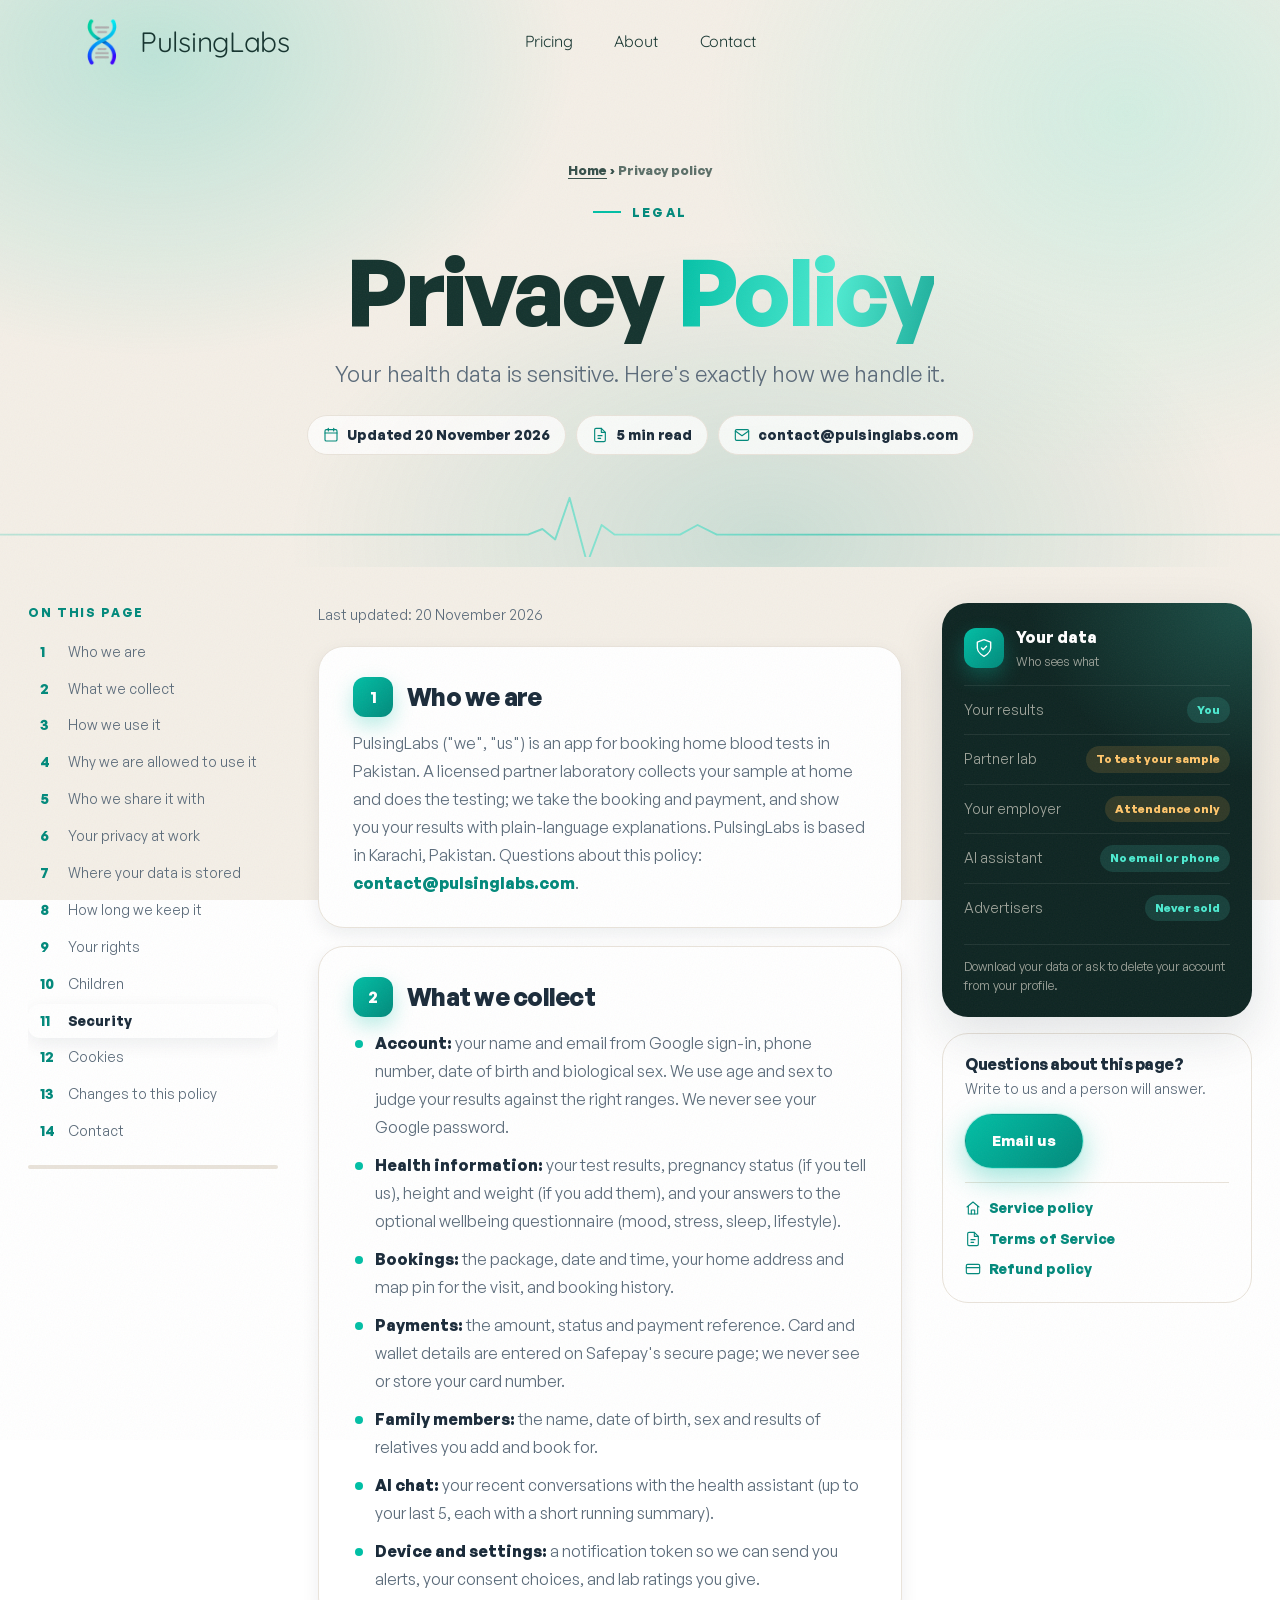
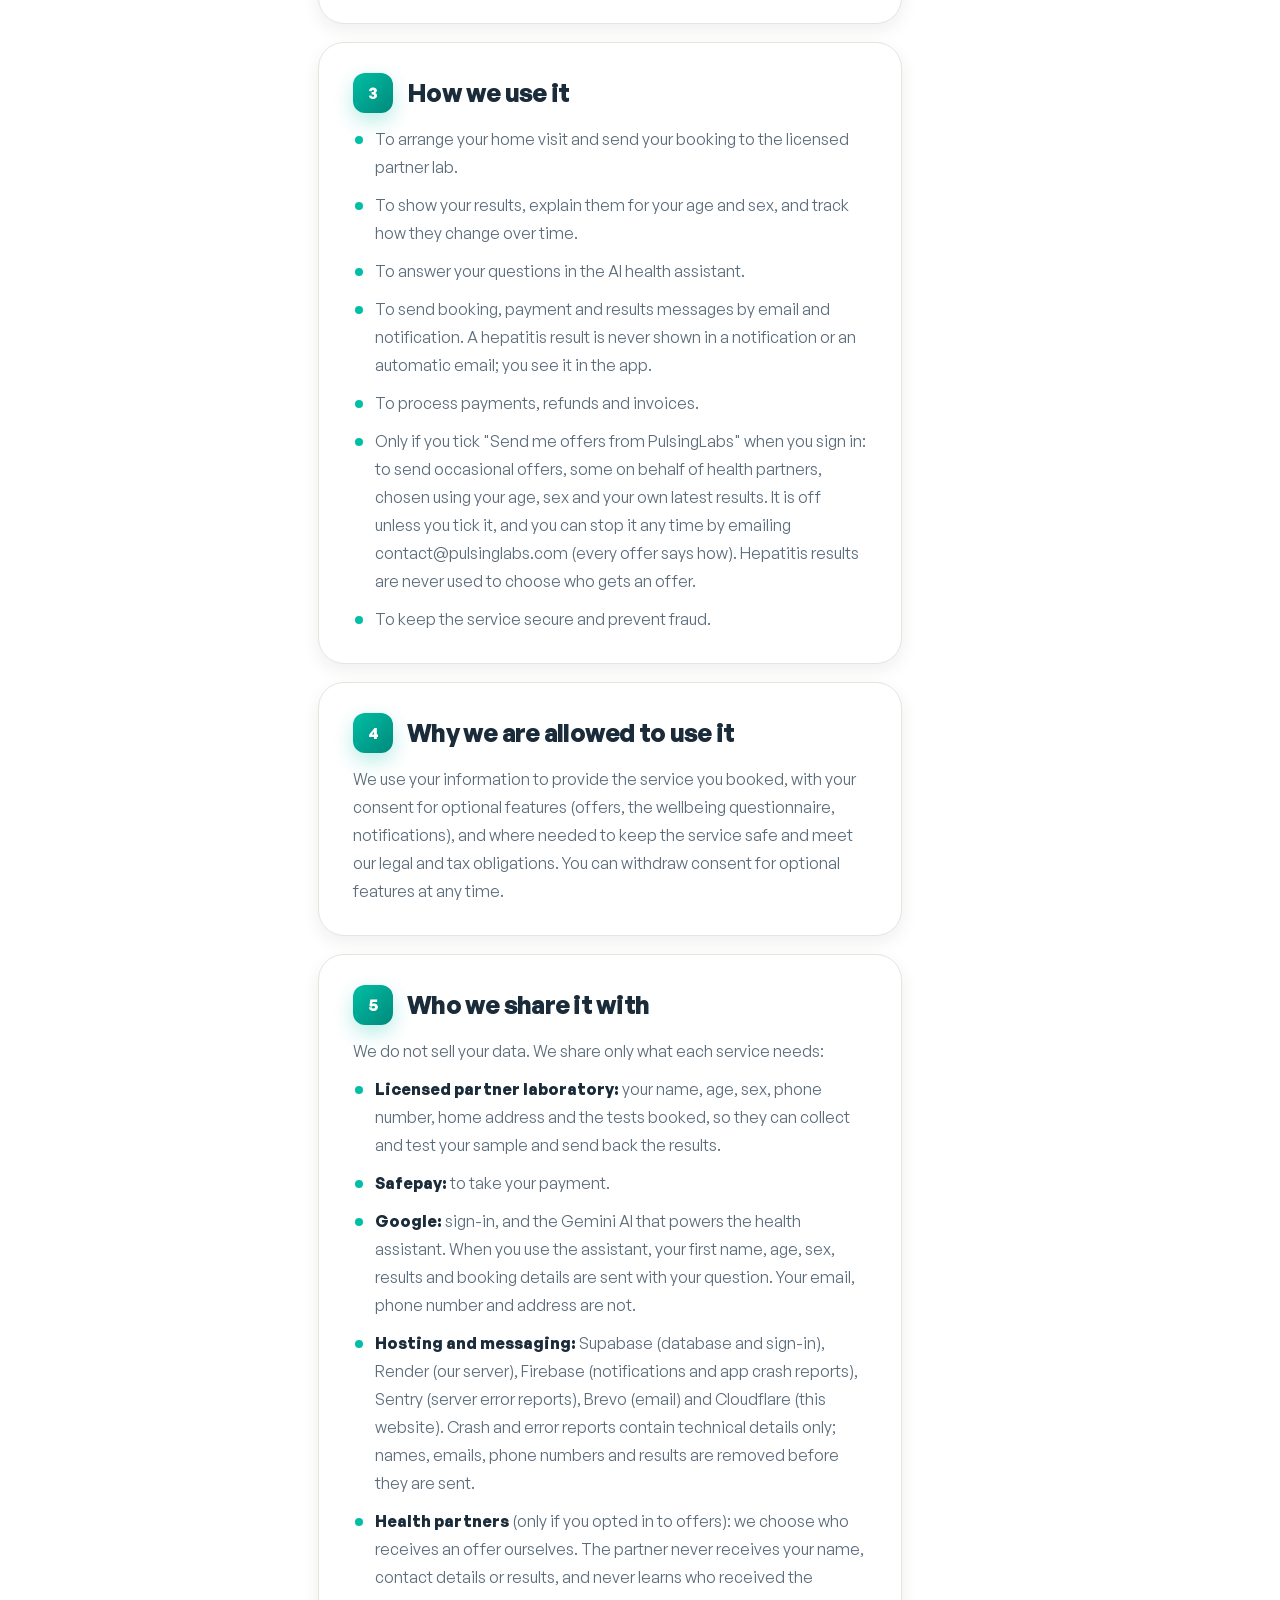
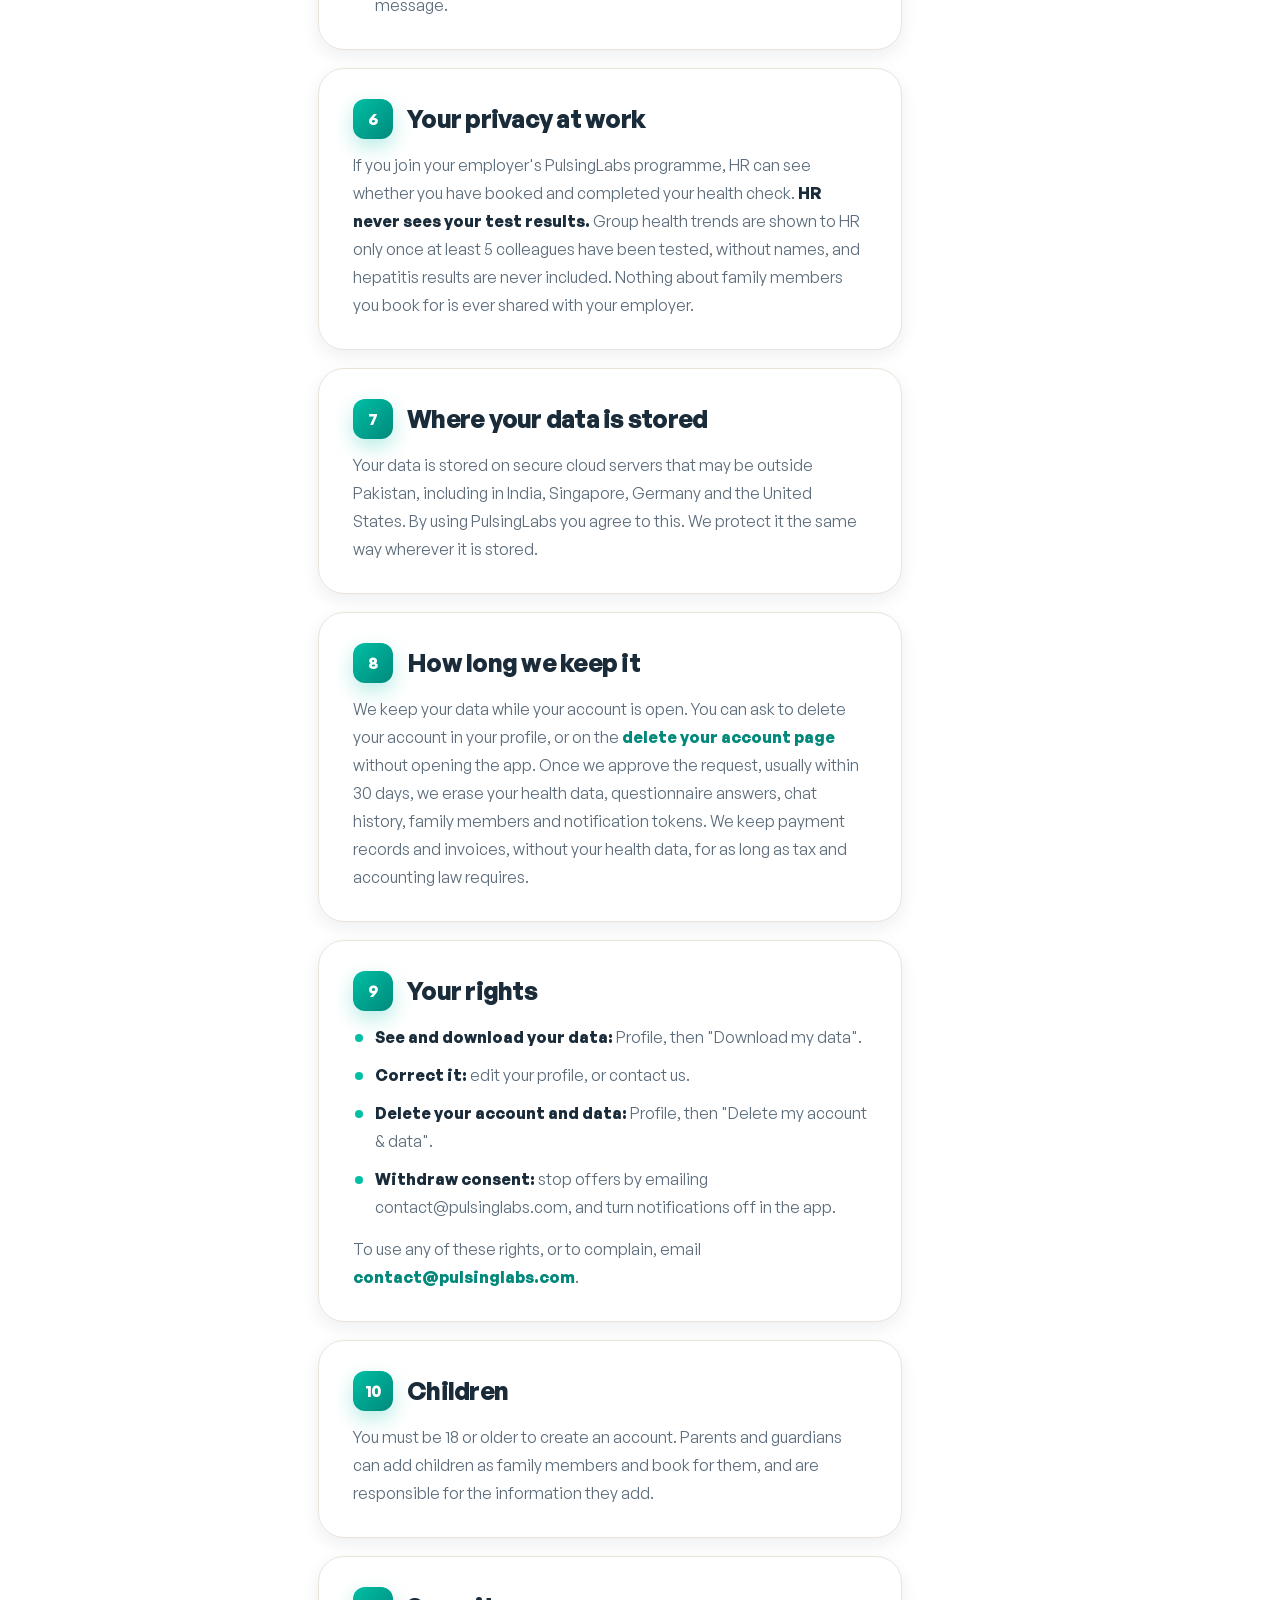
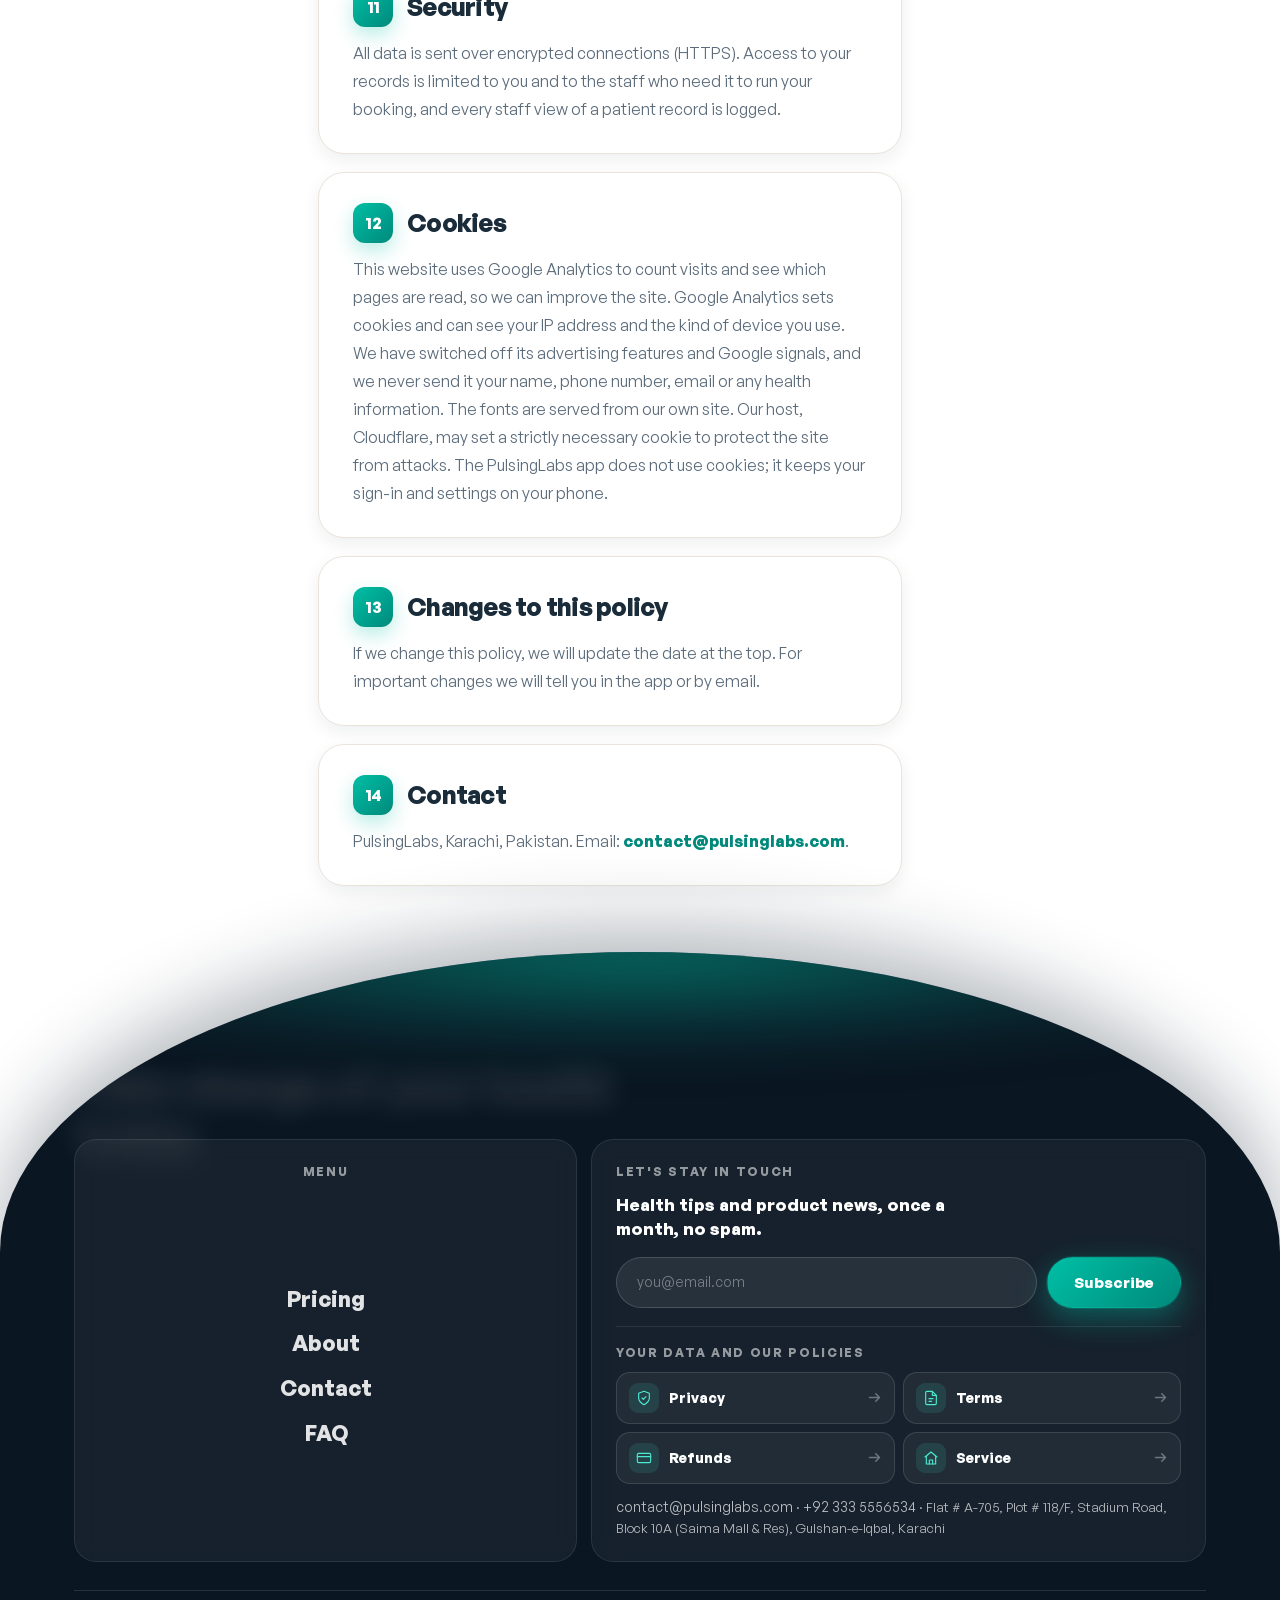
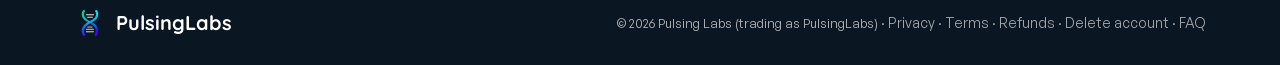
<file: privacy.html>
<!DOCTYPE html>
<html lang="en">
<head>
  <meta charset="UTF-8" />
  <meta name="viewport" content="width=device-width, initial-scale=1.0" />
  <meta name="theme-color" content="#F4EFE7" id="themeColorMeta" />
  <title>Privacy Policy | PulsingLabs</title>
  <meta name="description" content="How PulsingLabs collects, uses, stores and protects your health data, who processes it, what HR can see, and how to export or delete your data." />
  <link rel="canonical" href="https://pulsinglabs.com/privacy" />
  <meta property="og:url" content="https://pulsinglabs.com/privacy" />
  <meta property="og:type" content="website" />
  <meta property="og:site_name" content="PulsingLabs" />
  <meta property="og:title" content="Privacy Policy | PulsingLabs" />
  <meta property="og:description" content="How PulsingLabs collects, uses, stores and protects your health data, who processes it, what HR can see, and how to export or delete your data." />
  <meta property="og:image" content="https://pulsinglabs.com/og-image.png" />
  <meta property="og:image:width" content="1774" />
  <meta property="og:image:height" content="887" />
  <meta property="og:image:alt" content="PulsingLabs: blood tests at home in Karachi, results explained" />
  <meta name="twitter:card" content="summary_large_image" />
  <meta name="twitter:title" content="Privacy Policy | PulsingLabs" />
  <meta name="twitter:description" content="How PulsingLabs collects, uses, stores and protects your health data, who processes it, what HR can see, and how to export or delete your data." />
  <meta name="twitter:image" content="https://pulsinglabs.com/og-image.png" />
  <link rel="preload" href="assets/fonts/general-sans-700.woff2" as="font" type="font/woff2" crossorigin />
  <link rel="preload" href="assets/fonts/general-sans-400.woff2" as="font" type="font/woff2" crossorigin />
  <link rel="stylesheet" href="assets/style.css?v=176" />
  <link rel="icon" type="image/png" href="assets/img/favicon.png" />
  <script type="application/ld+json">{"@context":"https://schema.org","@graph":[{"@type":"BreadcrumbList","itemListElement":[{"@type":"ListItem","position":1,"name":"Home","item":"https://pulsinglabs.com/"},{"@type":"ListItem","position":2,"name":"Privacy policy","item":"https://pulsinglabs.com/privacy"}]}]}</script>
</head>
<body>
  <div id="site-header"></div>

  <!-- ============ PAGE HERO (cream) ============ -->
  <section class="page-hero s-cream legal-hero">
    <div class="wrap page-enter">
      <nav class="crumbs" aria-label="Breadcrumb"><a href="/">Home</a> › <span aria-current="page">Privacy policy</span></nav>
      <span class="eyebrow" data-i18n="pg.priv.eyebrow">Legal</span>
      <h1 data-i18n-html="pg.priv.h1">Privacy <span class="grad-text">Policy</span></h1>
      <p class="lead" data-i18n="pg.priv.lead">Your health data is sensitive. Here's exactly how we handle it.</p>
      <div class="legal-meta"><span class="pill"><span data-icon="calendar"></span>Updated 20 November 2026</span><span class="pill"><span data-icon="file"></span><span data-read-time>Plain English</span></span><span class="pill"><span data-icon="mail"></span>contact@pulsinglabs.com</span></div>
    </div>
    <svg class="hero-ecg" viewBox="0 0 2400 80" preserveAspectRatio="xMidYMax slice" aria-hidden="true"><defs><linearGradient id="ecgGrad" x1="0" x2="1"><stop offset="0" stop-color="#00BFA5" stop-opacity="0"/><stop offset=".4" stop-color="#00BFA5"/><stop offset=".5" stop-color="#4DEAD0"/><stop offset=".6" stop-color="#00BFA5"/><stop offset="1" stop-color="#00BFA5" stop-opacity="0"/></linearGradient></defs><path pathLength="1" d="M0 52 H1060 l18 -7 16 13 18 -52 22 82 18 -48 16 12 H1250 l22 -12 24 12 H2400"/></svg>
  </section>

  <!-- ============ POLICY BODY (white) ============ -->
  <section class="legal-shell">
    <div class="legal-grid">
      <aside class="legal-toc" aria-label="On this page"><span class="legal-toc-h">On this page</span><ol id="legalToc"></ol><div class="legal-progress" aria-hidden="true"><span></span></div></aside>
      <article class="legal">
      <p class="updated">Last updated: 20 November 2026</p>

      <h2>1. Who we are</h2>
      <p>PulsingLabs ("we", "us") is an app for booking home blood tests in Pakistan. A licensed partner laboratory collects your sample at home and does the testing; we take the booking and payment, and show you your results with plain-language explanations. PulsingLabs is based in Karachi, Pakistan. Questions about this policy: <a href="mailto:contact@pulsinglabs.com">contact@pulsinglabs.com</a>.</p>

      <h2>2. What we collect</h2>
      <ul>
        <li><strong>Account:</strong> your name and email from Google sign-in, phone number, date of birth and biological sex. We use age and sex to judge your results against the right ranges. We never see your Google password.</li>
        <li><strong>Health information:</strong> your test results, pregnancy status (if you tell us), height and weight (if you add them), and your answers to the optional wellbeing questionnaire (mood, stress, sleep, lifestyle).</li>
        <li><strong>Bookings:</strong> the package, date and time, your home address and map pin for the visit, and booking history.</li>
        <li><strong>Payments:</strong> the amount, status and payment reference. Card and wallet details are entered on Safepay's secure page; we never see or store your card number.</li>
        <li><strong>Family members:</strong> the name, date of birth, sex and results of relatives you add and book for.</li>
        <li><strong>AI chat:</strong> your recent conversations with the health assistant (up to your last 5, each with a short running summary).</li>
        <li><strong>Device and settings:</strong> a notification token so we can send you alerts, your consent choices, and lab ratings you give.</li>
      </ul>

      <h2>3. How we use it</h2>
      <ul>
        <li>To arrange your home visit and send your booking to the licensed partner lab.</li>
        <li>To show your results, explain them for your age and sex, and track how they change over time.</li>
        <li>To answer your questions in the AI health assistant.</li>
        <li>To send booking, payment and results messages by email and notification. A hepatitis result is never shown in a notification or an automatic email; you see it in the app.</li>
        <li>To process payments, refunds and invoices.</li>
        <li>Only if you tick "Send me offers from PulsingLabs" when you sign in: to send occasional offers, some on behalf of health partners, chosen using your age, sex and your own latest results. It is off unless you tick it, and you can stop it any time by emailing contact@pulsinglabs.com (every offer says how). Hepatitis results are never used to choose who gets an offer.</li>
        <li>To keep the service secure and prevent fraud.</li>
      </ul>

      <h2>4. Why we are allowed to use it</h2>
      <p>We use your information to provide the service you booked, with your consent for optional features (offers, the wellbeing questionnaire, notifications), and where needed to keep the service safe and meet our legal and tax obligations. You can withdraw consent for optional features at any time.</p>

      <h2>5. Who we share it with</h2>
      <p>We do not sell your data. We share only what each service needs:</p>
      <ul>
        <li><strong>Licensed partner laboratory:</strong> your name, age, sex, phone number, home address and the tests booked, so they can collect and test your sample and send back the results.</li>
        <li><strong>Safepay:</strong> to take your payment.</li>
        <li><strong>Google:</strong> sign-in, and the Gemini AI that powers the health assistant. When you use the assistant, your first name, age, sex, results and booking details are sent with your question. Your email, phone number and address are not.</li>
        <li><strong>Hosting and messaging:</strong> Supabase (database and sign-in), Render (our server), Firebase (notifications and app crash reports), Sentry (server error reports), Brevo (email) and Cloudflare (this website). Crash and error reports contain technical details only; names, emails, phone numbers and results are removed before they are sent.</li>
        <li><strong>Health partners</strong> (only if you opted in to offers): we choose who receives an offer ourselves. The partner never receives your name, contact details or results, and never learns who received the message.</li>
      </ul>

      <h2>6. Your privacy at work</h2>
      <p>If you join your employer's PulsingLabs programme, HR can see whether you have booked and completed your health check. <strong>HR never sees your test results.</strong> Group health trends are shown to HR only once at least 5 colleagues have been tested, without names, and hepatitis results are never included. Nothing about family members you book for is ever shared with your employer.</p>

      <h2>7. Where your data is stored</h2>
      <p>Your data is stored on secure cloud servers that may be outside Pakistan, including in India, Singapore, Germany and the United States. By using PulsingLabs you agree to this. We protect it the same way wherever it is stored.</p>

      <h2>8. How long we keep it</h2>
      <p>We keep your data while your account is open. You can ask to delete your account in your profile, or on the <a href="/delete-account">delete your account page</a> without opening the app. Once we approve the request, usually within 30 days, we erase your health data, questionnaire answers, chat history, family members and notification tokens. We keep payment records and invoices, without your health data, for as long as tax and accounting law requires.</p>

      <h2>9. Your rights</h2>
      <ul>
        <li><strong>See and download your data:</strong> Profile, then "Download my data".</li>
        <li><strong>Correct it:</strong> edit your profile, or contact us.</li>
        <li><strong>Delete your account and data:</strong> Profile, then "Delete my account &amp; data".</li>
        <li><strong>Withdraw consent:</strong> stop offers by emailing contact@pulsinglabs.com, and turn notifications off in the app.</li>
      </ul>
      <p>To use any of these rights, or to complain, email <a href="mailto:contact@pulsinglabs.com">contact@pulsinglabs.com</a>.</p>

      <h2>10. Children</h2>
      <p>You must be 18 or older to create an account. Parents and guardians can add children as family members and book for them, and are responsible for the information they add.</p>

      <h2>11. Security</h2>
      <p>All data is sent over encrypted connections (HTTPS). Access to your records is limited to you and to the staff who need it to run your booking, and every staff view of a patient record is logged.</p>

      <h2 id="cookies">12. Cookies</h2>
      <p>This website uses Google Analytics to count visits and see which pages are read, so we can improve the site. Google Analytics sets cookies and can see your IP address and the kind of device you use. We have switched off its advertising features and Google signals, and we never send it your name, phone number, email or any health information. The fonts are served from our own site. Our host, Cloudflare, may set a strictly necessary cookie to protect the site from attacks. The PulsingLabs app does not use cookies; it keeps your sign-in and settings on your phone.</p>

      <h2>13. Changes to this policy</h2>
      <p>If we change this policy, we will update the date at the top. For important changes we will tell you in the app or by email.</p>

      <h2>14. Contact</h2>
      <p>PulsingLabs, Karachi, Pakistan. Email: <a href="mailto:contact@pulsinglabs.com">contact@pulsinglabs.com</a>.</p>
      </article>
      <aside class="legal-side">
        <div class="legal-ui"><div class="lu-head"><span class="lu-ic" data-icon="shieldcheck"></span><span><b>Your data</b><small>Who sees what</small></span></div><div class="lu-row"><span>Your results</span><span class="lu-pill ok">You</span></div><div class="lu-row"><span>Partner lab</span><span class="lu-pill mid">To test your sample</span></div><div class="lu-row"><span>Your employer</span><span class="lu-pill mid">Attendance only</span></div><div class="lu-row"><span>AI assistant</span><span class="lu-pill ok">No email or phone</span></div><div class="lu-row"><span>Advertisers</span><span class="lu-pill ok">Never sold</span></div><p class="lu-foot">Download your data or ask to delete your account from your profile.</p></div>
        <div class="legal-help"><h3>Questions about this page?</h3><p>Write to us and a person will answer.</p><a class="btn btn-primary" href="mailto:contact@pulsinglabs.com">Email us</a><div class="also"><a href="/refunds#service-policy"><span data-icon="home"></span>Service policy</a><a href="/terms"><span data-icon="file"></span>Terms of Service</a><a href="/refunds"><span data-icon="card"></span>Refund policy</a></div></div>
      </aside>
    </div>
  </section>

  <div id="site-footer"><nav aria-label="Site pages"><p><a href="/">Home</a> · <a href="/pricing">Pricing</a> · <a href="/faq">FAQ</a> · <a href="/features">Features</a> · <a href="/business">For business</a> · <a href="/about">About</a> · <a href="/contact">Contact</a> · <a href="/refunds#service-policy">Service policy</a> · <a href="/refunds">Refund policy</a> · <a href="/privacy">Privacy policy</a> · <a href="/terms">Terms</a></p><p>PulsingLabs · Blood tests at home in Karachi · <a href="mailto:contact@pulsinglabs.com">contact@pulsinglabs.com</a></p></nav></div>
  <script src="assets/app.js?v=145"></script>
</body>
</html>
</file>
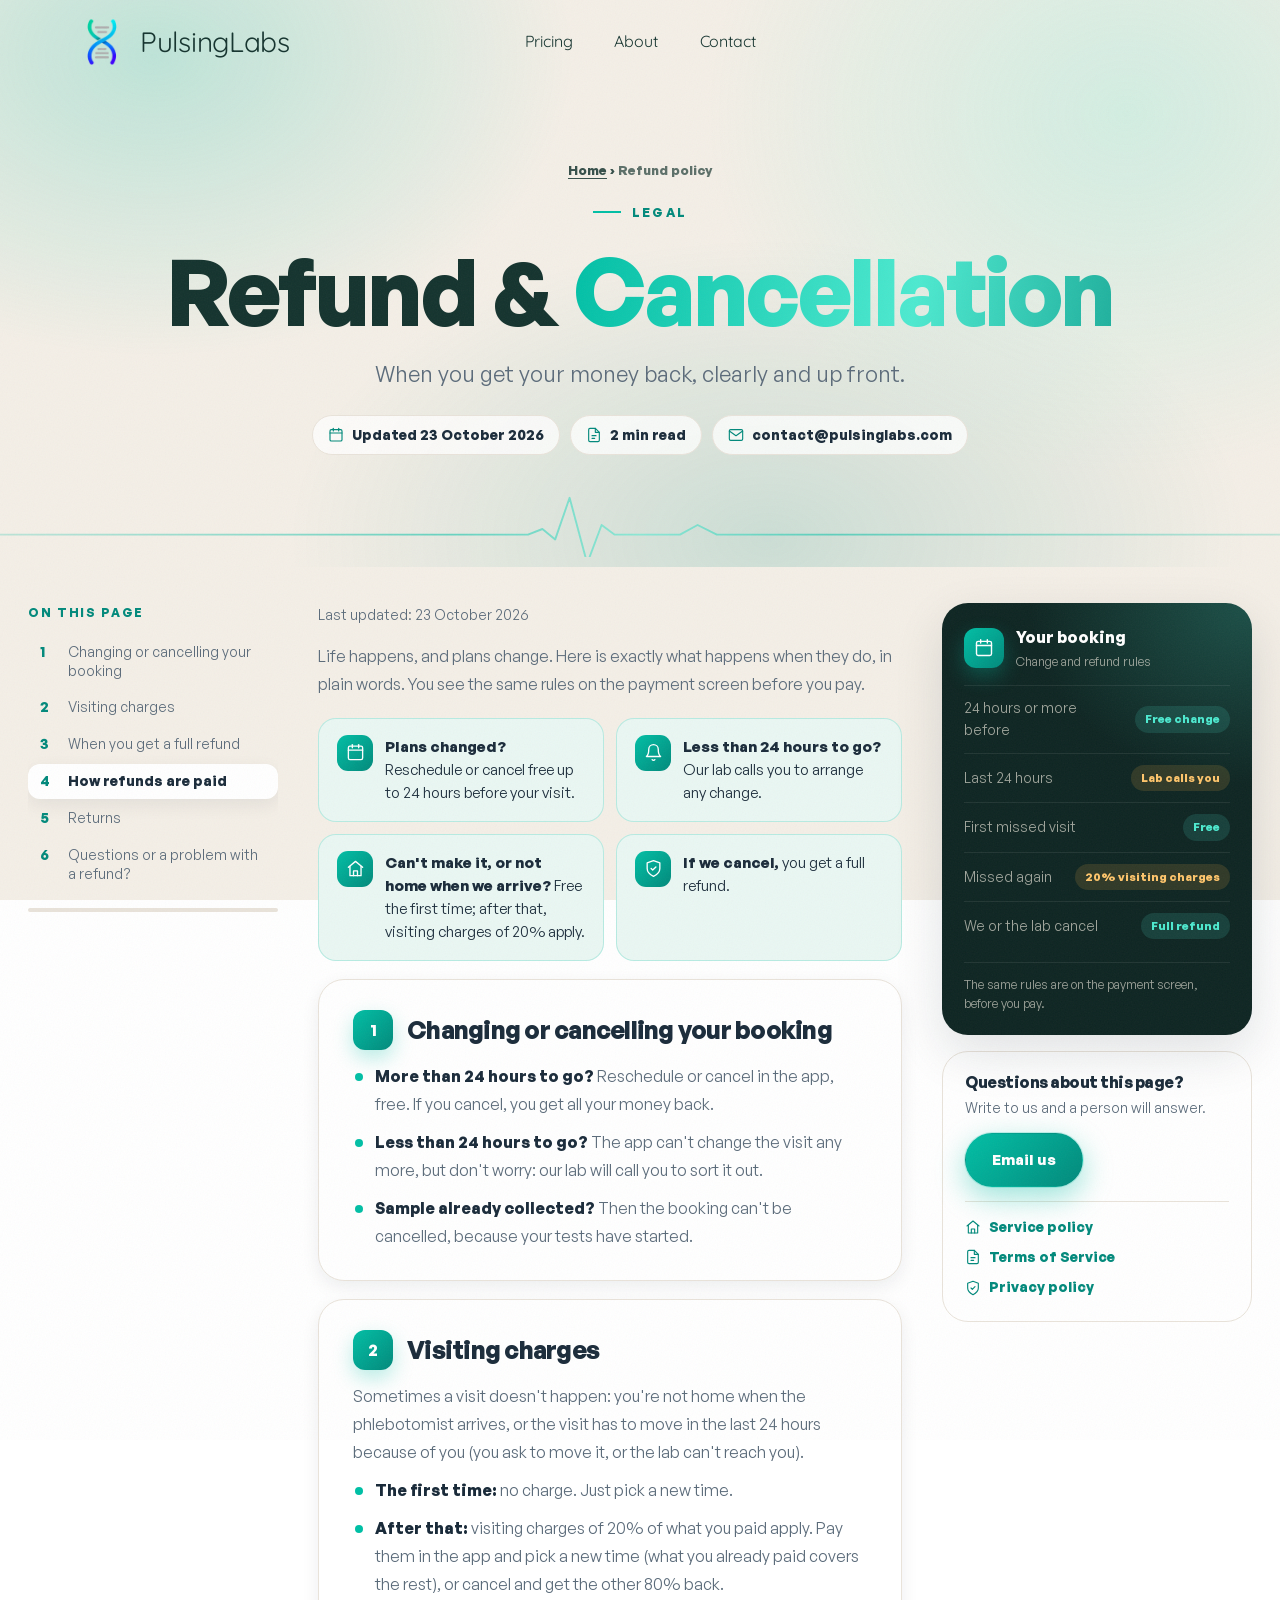
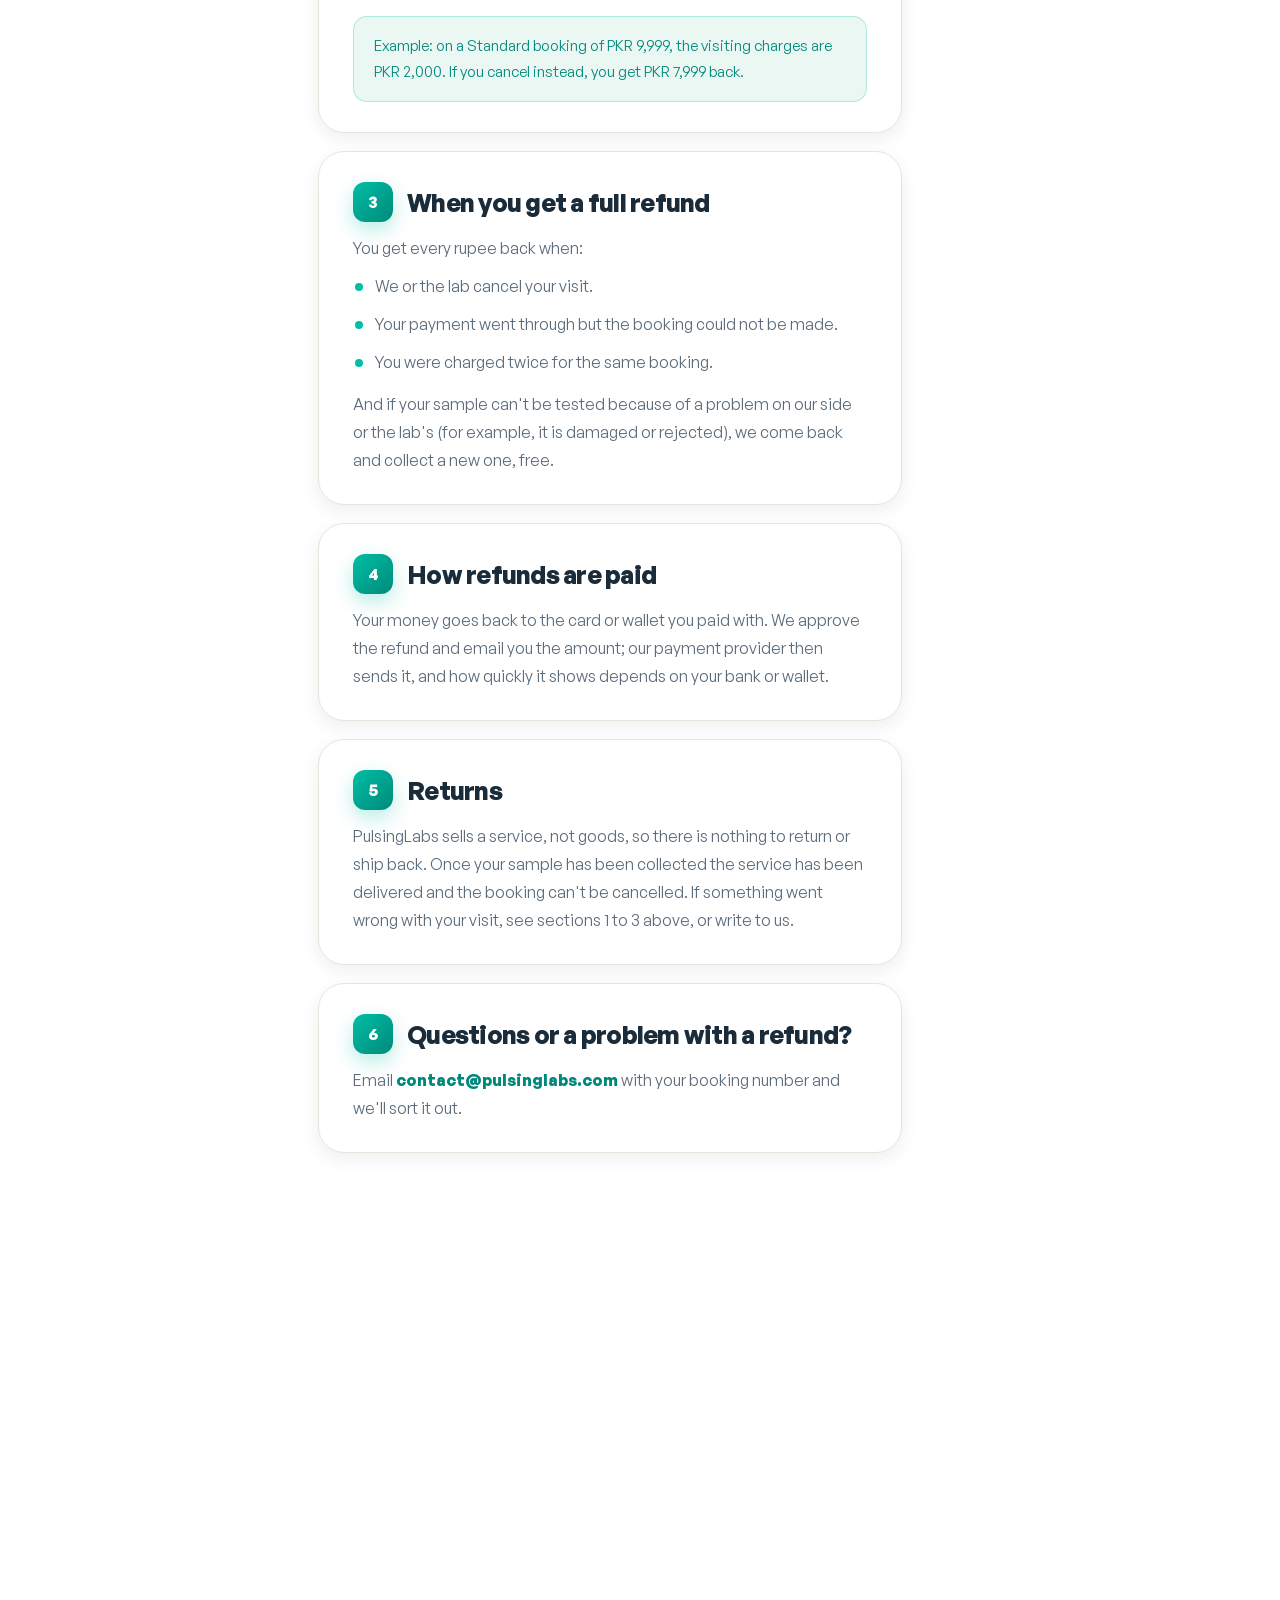
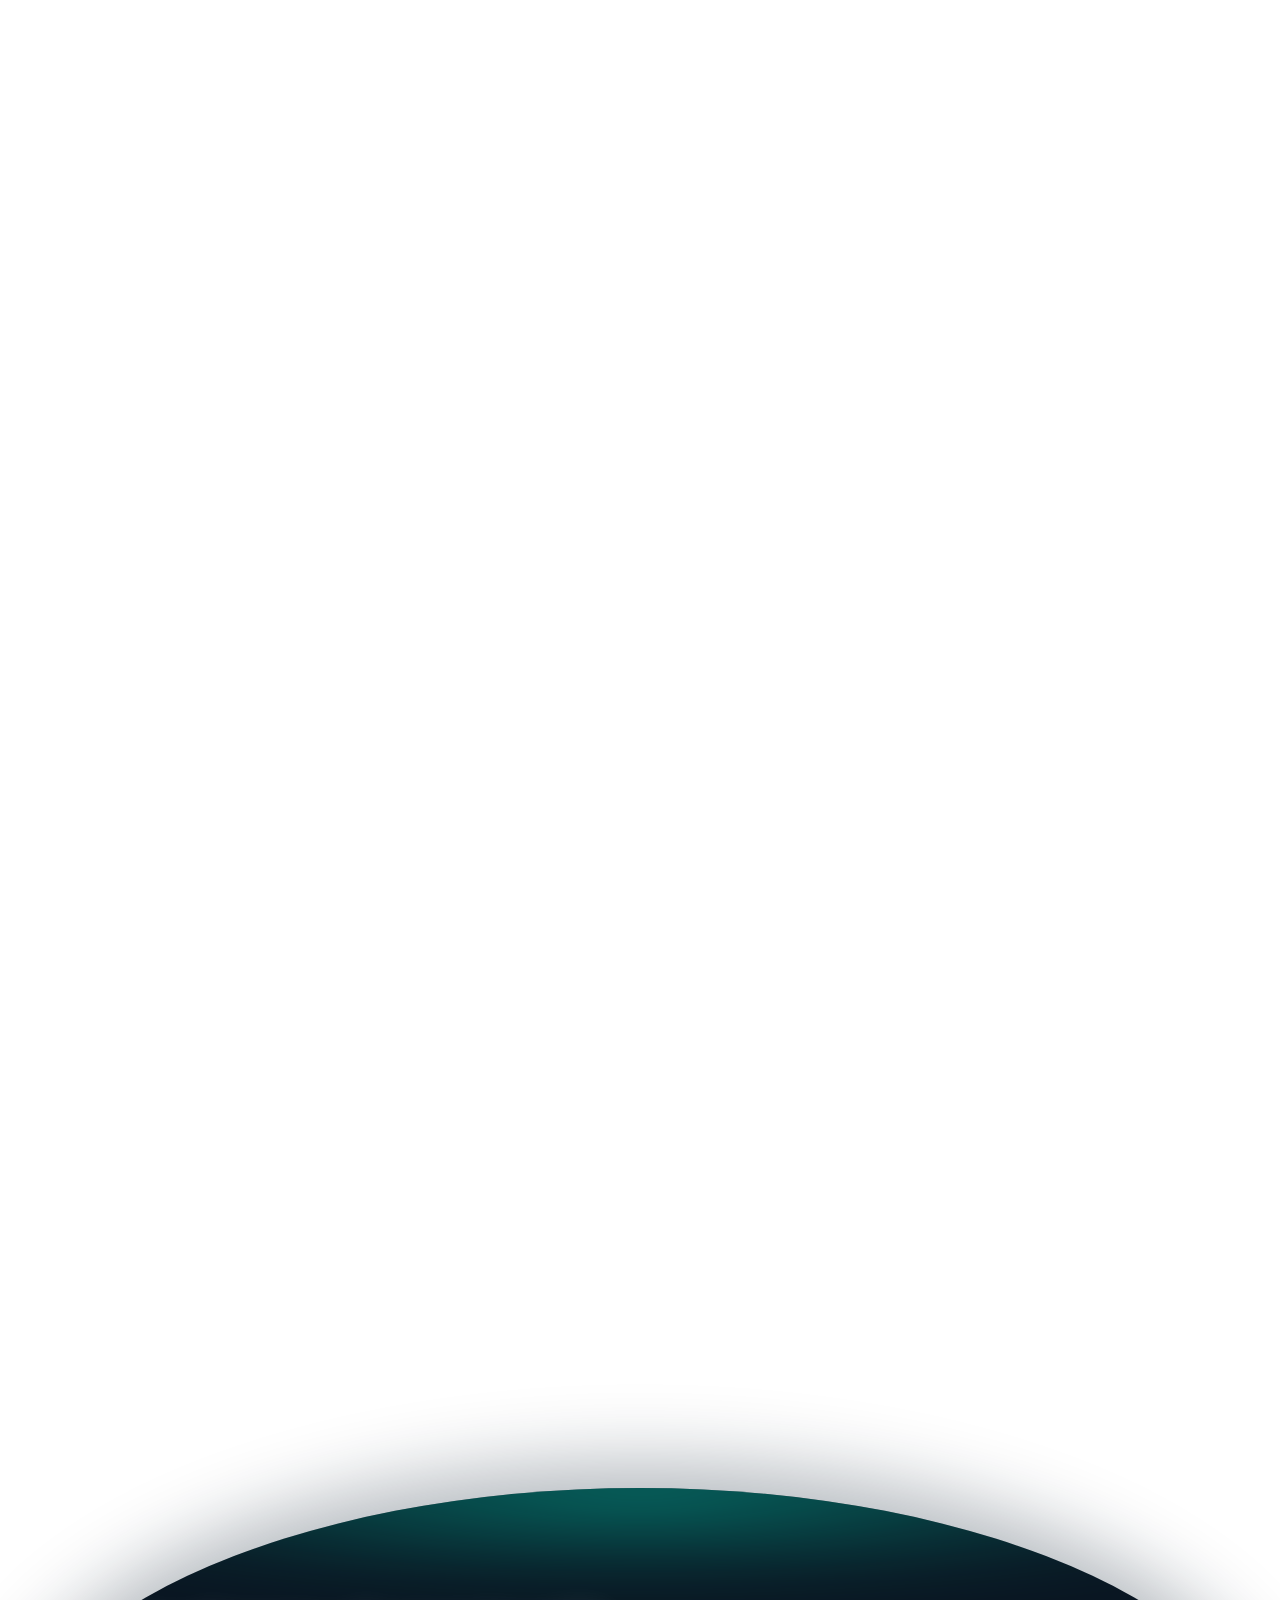
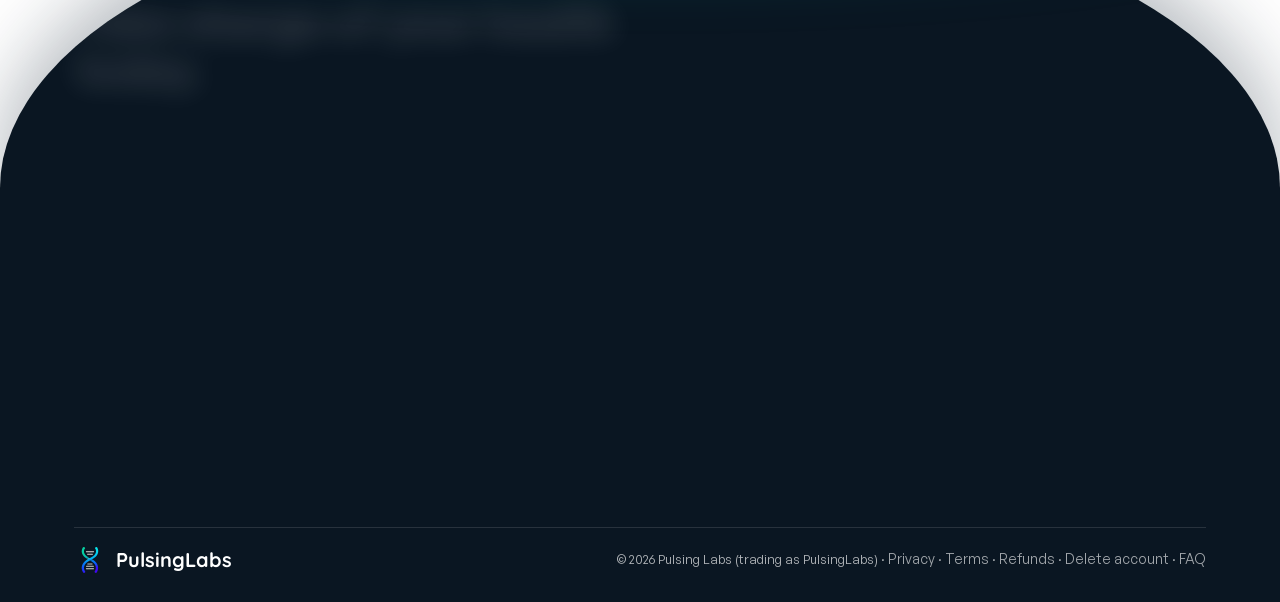
<file: refunds.html>
<!DOCTYPE html>
<html lang="en">
<head>
  <meta charset="UTF-8" />
  <meta name="viewport" content="width=device-width, initial-scale=1.0" />
  <meta name="theme-color" content="#F4EFE7" id="themeColorMeta" />
  <title>Refund &amp; Cancellation Policy | PulsingLabs</title>
  <meta name="description" content="When you can change or cancel a PulsingLabs home visit, how visiting charges work after a missed visit, and when and how you get your money back." />
  <link rel="canonical" href="https://pulsinglabs.com/refunds" />
  <meta property="og:url" content="https://pulsinglabs.com/refunds" />
  <meta property="og:type" content="website" />
  <meta property="og:site_name" content="PulsingLabs" />
  <meta property="og:title" content="Refund &amp; Cancellation Policy | PulsingLabs" />
  <meta property="og:description" content="When you can change or cancel a PulsingLabs home visit, how visiting charges work after a missed visit, and when and how you get your money back." />
  <meta property="og:image" content="https://pulsinglabs.com/og-image.png" />
  <meta property="og:image:width" content="1774" />
  <meta property="og:image:height" content="887" />
  <meta property="og:image:alt" content="PulsingLabs: blood tests at home in Karachi, results explained" />
  <meta name="twitter:card" content="summary_large_image" />
  <meta name="twitter:title" content="Refund &amp; Cancellation Policy | PulsingLabs" />
  <meta name="twitter:description" content="When you can change or cancel a PulsingLabs home visit, how visiting charges work after a missed visit, and when and how you get your money back." />
  <meta name="twitter:image" content="https://pulsinglabs.com/og-image.png" />
  <link rel="preload" href="assets/fonts/general-sans-700.woff2" as="font" type="font/woff2" crossorigin />
  <link rel="preload" href="assets/fonts/general-sans-400.woff2" as="font" type="font/woff2" crossorigin />
  <link rel="stylesheet" href="assets/style.css?v=176" />
  <link rel="icon" type="image/png" href="assets/img/favicon.png" />
  <script type="application/ld+json">{"@context":"https://schema.org","@graph":[{"@type":"BreadcrumbList","itemListElement":[{"@type":"ListItem","position":1,"name":"Home","item":"https://pulsinglabs.com/"},{"@type":"ListItem","position":2,"name":"Refund policy","item":"https://pulsinglabs.com/refunds"}]}]}</script>
</head>
<body>
  <div id="site-header"></div>

  <!-- ============ PAGE HERO (cream) ============ -->
  <section class="page-hero s-cream legal-hero">
    <div class="wrap page-enter">
      <nav class="crumbs" aria-label="Breadcrumb"><a href="/">Home</a> › <span aria-current="page">Refund policy</span></nav>
      <span class="eyebrow">Legal</span>
      <h1>Refund &amp; <span class="grad-text">Cancellation</span></h1>
      <p class="lead">When you get your money back, clearly and up front.</p>
      <div class="legal-meta"><span class="pill"><span data-icon="calendar"></span>Updated 23 October 2026</span><span class="pill"><span data-icon="file"></span><span data-read-time>Plain English</span></span><span class="pill"><span data-icon="mail"></span>contact@pulsinglabs.com</span></div>
    </div>
    <svg class="hero-ecg" viewBox="0 0 2400 80" preserveAspectRatio="xMidYMax slice" aria-hidden="true"><defs><linearGradient id="ecgGrad" x1="0" x2="1"><stop offset="0" stop-color="#00BFA5" stop-opacity="0"/><stop offset=".4" stop-color="#00BFA5"/><stop offset=".5" stop-color="#4DEAD0"/><stop offset=".6" stop-color="#00BFA5"/><stop offset="1" stop-color="#00BFA5" stop-opacity="0"/></linearGradient></defs><path pathLength="1" d="M0 52 H1060 l18 -7 16 13 18 -52 22 82 18 -48 16 12 H1250 l22 -12 24 12 H2400"/></svg>
  </section>

  <!-- ============ POLICY BODY (white) ============ -->
  <section class="legal-shell">
    <div class="legal-grid">
      <aside class="legal-toc" aria-label="On this page"><span class="legal-toc-h">On this page</span><ol id="legalToc"></ol><div class="legal-progress" aria-hidden="true"><span></span></div></aside>
      <article class="legal">
      <p class="updated">Last updated: 23 October 2026</p>

      <p>Life happens, and plans change. Here is exactly what happens when they do, in plain words. You see the same rules on the payment screen before you pay.</p>

      <div class="refund-quick" aria-label="In short">
        <div class="rq"><span data-icon="calendar"></span><p><strong>Plans changed?</strong> Reschedule or cancel free up to 24 hours before your visit.</p></div>
        <div class="rq"><span data-icon="bell"></span><p><strong>Less than 24 hours to go?</strong> Our lab calls you to arrange any change.</p></div>
        <div class="rq"><span data-icon="home"></span><p><strong>Can't make it, or not home when we arrive?</strong> Free the first time; after that, visiting charges of 20% apply.</p></div>
        <div class="rq"><span data-icon="shieldcheck"></span><p><strong>If we cancel,</strong> you get a full refund.</p></div>
      </div>

      <h2>1. Changing or cancelling your booking</h2>
      <ul>
        <li><strong>More than 24 hours to go?</strong> Reschedule or cancel in the app, free. If you cancel, you get all your money back.</li>
        <li><strong>Less than 24 hours to go?</strong> The app can't change the visit any more, but don't worry: our lab will call you to sort it out.</li>
        <li><strong>Sample already collected?</strong> Then the booking can't be cancelled, because your tests have started.</li>
      </ul>

      <h2>2. Visiting charges</h2>
      <p>Sometimes a visit doesn't happen: you're not home when the phlebotomist arrives, or the visit has to move in the last 24 hours because of you (you ask to move it, or the lab can't reach you).</p>
      <ul>
        <li><strong>The first time:</strong> no charge. Just pick a new time.</li>
        <li><strong>After that:</strong> visiting charges of 20% of what you paid apply. Pay them in the app and pick a new time (what you already paid covers the rest), or cancel and get the other 80% back.</li>
      </ul>
      <p class="note">Example: on a Standard booking of PKR 9,999, the visiting charges are PKR 2,000. If you cancel instead, you get PKR 7,999 back.</p>

      <h2>3. When you get a full refund</h2>
      <p>You get every rupee back when:</p>
      <ul>
        <li>We or the lab cancel your visit.</li>
        <li>Your payment went through but the booking could not be made.</li>
        <li>You were charged twice for the same booking.</li>
      </ul>
      <p>And if your sample can't be tested because of a problem on our side or the lab's (for example, it is damaged or rejected), we come back and collect a new one, free.</p>

      <h2>4. How refunds are paid</h2>
      <p>Your money goes back to the card or wallet you paid with. We approve the refund and email you the amount; our payment provider then sends it, and how quickly it shows depends on your bank or wallet.</p>

      <h2>5. Returns</h2>
      <p>PulsingLabs sells a service, not goods, so there is nothing to return or ship back. Once your sample has been collected the service has been delivered and the booking can't be cancelled. If something went wrong with your visit, see sections 1 to 3 above, or write to us.</p>

      <h2>6. Questions or a problem with a refund?</h2>
      <p>Email <a href="mailto:contact@pulsinglabs.com">contact@pulsinglabs.com</a> with your booking number and we'll sort it out.</p>
      </article>
      <aside class="legal-side">
        <div class="legal-ui"><div class="lu-head"><span class="lu-ic" data-icon="calendar"></span><span><b>Your booking</b><small>Change and refund rules</small></span></div><div class="lu-row"><span>24 hours or more before</span><span class="lu-pill ok">Free change</span></div><div class="lu-row"><span>Last 24 hours</span><span class="lu-pill mid">Lab calls you</span></div><div class="lu-row"><span>First missed visit</span><span class="lu-pill ok">Free</span></div><div class="lu-row"><span>Missed again</span><span class="lu-pill mid">20% visiting charges</span></div><div class="lu-row"><span>We or the lab cancel</span><span class="lu-pill ok">Full refund</span></div><p class="lu-foot">The same rules are on the payment screen, before you pay.</p></div>
        <div class="legal-help"><h3>Questions about this page?</h3><p>Write to us and a person will answer.</p><a class="btn btn-primary" href="mailto:contact@pulsinglabs.com">Email us</a><div class="also"><a href="/refunds#service-policy"><span data-icon="home"></span>Service policy</a><a href="/terms"><span data-icon="file"></span>Terms of Service</a><a href="/privacy"><span data-icon="shieldcheck"></span>Privacy policy</a></div></div>
      </aside>
    </div>
  </section>

  <!-- Service & delivery policy (PayFast KYC 2026-10-23). Moved here from How it works, which was retired 2026-11-15. -->
  <section class="hiw-sec s-cream" id="service-policy">
    <div class="wrap">
      <div class="sec-head reveal">
        <span class="eyebrow">Service, delivery &amp; shipping policy</span>
        <h2>What you get, and how it reaches you</h2>
        <p>PulsingLabs is a service, not a shop. We don't ship anything: we come to you, and your results come to your phone.</p>
      </div>
      <div class="pol-grid">
        <div class="pol-card wide reveal"><div class="pc-head"><span class="pc-ic" data-icon="lab"></span><h3>What we provide</h3><span class="pc-n">01</span></div>
          <p>Booking a blood test at home and understanding your results. Our partner laboratory collects your sample and does the testing; we take care of the booking and payment, and show your results in the app with plain-language explanations.</p>
          <ul><li><strong>Standard:</strong> PKR 9,999, 22 tests covering the essentials.</li><li><strong>Premium:</strong> PKR 19,999, 32 tests: everything in Standard plus more.</li></ul></div>
        <div class="pol-card wide reveal"><div class="pc-head"><span class="pc-ic" data-icon="lab"></span><h3>Our laboratory partner</h3><span class="pc-n">02</span></div>
          <p>Your samples are tested by <strong>Hopes Diagnostics</strong>, our partner laboratory. PulsingLabs is not a laboratory: we take the booking and the payment, and the laboratory does everything medical.</p>
          <ul><li><strong>Home collection:</strong> a phlebotomist from the laboratory visits at your booked time. At your door they scan the visit code shown in your app, so you know it is the right person.</li><li><strong>Testing:</strong> the laboratory tests your sample and issues your report.</li><li><strong>Checking the results:</strong> your report comes from the laboratory and is added to your account as the laboratory issued it. We then show each value against ranges for your age and sex, with a plain explanation. We do not change a value, and the app does not diagnose or prescribe.</li><li><strong>Payment to the laboratory:</strong> we pay the laboratory for a visit only after it has delivered the report.</li><li data-biz-wrap="labLicence"><strong>Laboratory licence:</strong> <span data-biz="labLicence"></span></li></ul></div>
        <div class="pol-card reveal"><div class="pc-head"><span class="pc-ic" data-icon="pin"></span><h3>Where we serve</h3><span class="pc-n">03</span></div>
          <p>Karachi, for now. We will add more cities and will update this page when we do.</p></div>

        <div class="pol-card reveal"><div class="pc-head"><span class="pc-ic" data-icon="card"></span><h3>Booking and payment</h3><span class="pc-n">04</span></div>
          <ul><li>You pay online in the app (card or wallet) before the visit.</li><li>The booking is confirmed only once the payment has gone through.</li><li>Prices are in Pakistani rupees, include the home visit, and are shown before you pay.</li></ul></div>
        <div class="pol-card accent reveal"><div class="pc-head"><span class="pc-ic" data-icon="home"></span><h3>Delivery and shipping: we come to you</h3><span class="pc-n">05</span></div>
          <p>There is no shipping: nothing is posted or couriered, and there are no delivery charges. The service is delivered at your home: a phlebotomist from our partner lab collects your sample at your booked time. Please be at the address you gave.</p></div>
        <div class="pol-card reveal"><div class="pc-head"><span class="pc-ic" data-icon="bell"></span><h3>Your results</h3><span class="pc-n">06</span></div>
          <p>Results come straight to the app, and we let you know when they're ready. You can download them at any time. If your sample can't be tested because of a problem on our side or the lab's, we collect a new one, free.</p></div>

        <div class="pol-card reveal"><div class="pc-head"><span class="pc-ic" data-icon="file"></span><h3>Your invoice</h3><span class="pc-n">07</span></div>
          <p>After you pay, we email you a receipt with your invoice attached. You can also open it in the app from your booking.</p></div>
        <div class="pol-card wide reveal"><div class="pc-head"><span class="pc-ic" data-icon="calendar"></span><h3>Changes, cancellations and refunds</h3><span class="pc-n">08</span></div>
          <ul><li><strong>24 hours or more before:</strong> reschedule or cancel in the app, free. Cancelling gives a full refund.</li><li><strong>In the last 24 hours:</strong> the app can't change it; our lab calls you to arrange any change.</li><li><strong>Missed visits:</strong> if the visit has to move because of you in those 24 hours, or you are not home when we arrive, the first time is free. After that, visiting charges of 20% of what you paid apply.</li></ul>
          <p style="margin-top:10px;">Full details: <a href="#legalToc">refund and cancellation policy</a> above.</p></div>

        <div class="pol-card reveal"><div class="pc-head"><span class="pc-ic" data-icon="shieldcheck"></span><h3>Your privacy</h3><span class="pc-n">09</span></div>
          <p>Your results are private to your account and never sold. If your employer runs a health programme, HR only sees whether you booked and completed your check-up, never your results. <a href="/privacy">Privacy policy</a>.</p></div>
        <div class="pol-card wide accent reveal"><div class="pc-head"><span class="pc-ic" data-icon="mail"></span><h3>Contact us</h3><span class="pc-n">10</span></div>
          <p>Questions about a booking, a visit or your results? Write to us and a person will answer.</p>
          <ul><li><strong>Email:</strong> <a href="mailto:contact@pulsinglabs.com">contact@pulsinglabs.com</a></li><li data-biz-wrap="phone"><strong>Phone:</strong> <a data-biz="phone"></a></li><li data-biz-wrap="address"><strong>Address:</strong> <span data-biz="address"></span></li></ul></div>
      </div>
      <p class="pol-meta">Last updated 29 October 2026 · See also our <a href="/terms" style="color:var(--teal-d);font-weight:700;">terms</a> and <a href="/privacy" style="color:var(--teal-d);font-weight:700;">privacy policy</a>.</p>
    </div>
  </section>

  <div id="site-footer"><nav aria-label="Site pages"><p><a href="/">Home</a> · <a href="/pricing">Pricing</a> · <a href="/faq">FAQ</a> · <a href="/features">Features</a> · <a href="/business">For business</a> · <a href="/about">About</a> · <a href="/contact">Contact</a> · <a href="/refunds#service-policy">Service policy</a> · <a href="/refunds">Refund policy</a> · <a href="/privacy">Privacy policy</a> · <a href="/terms">Terms</a></p><p>PulsingLabs · Blood tests at home in Karachi · <a href="mailto:contact@pulsinglabs.com">contact@pulsinglabs.com</a></p></nav></div>
  <script src="assets/app.js?v=145"></script>
</body>
</html>
</file>
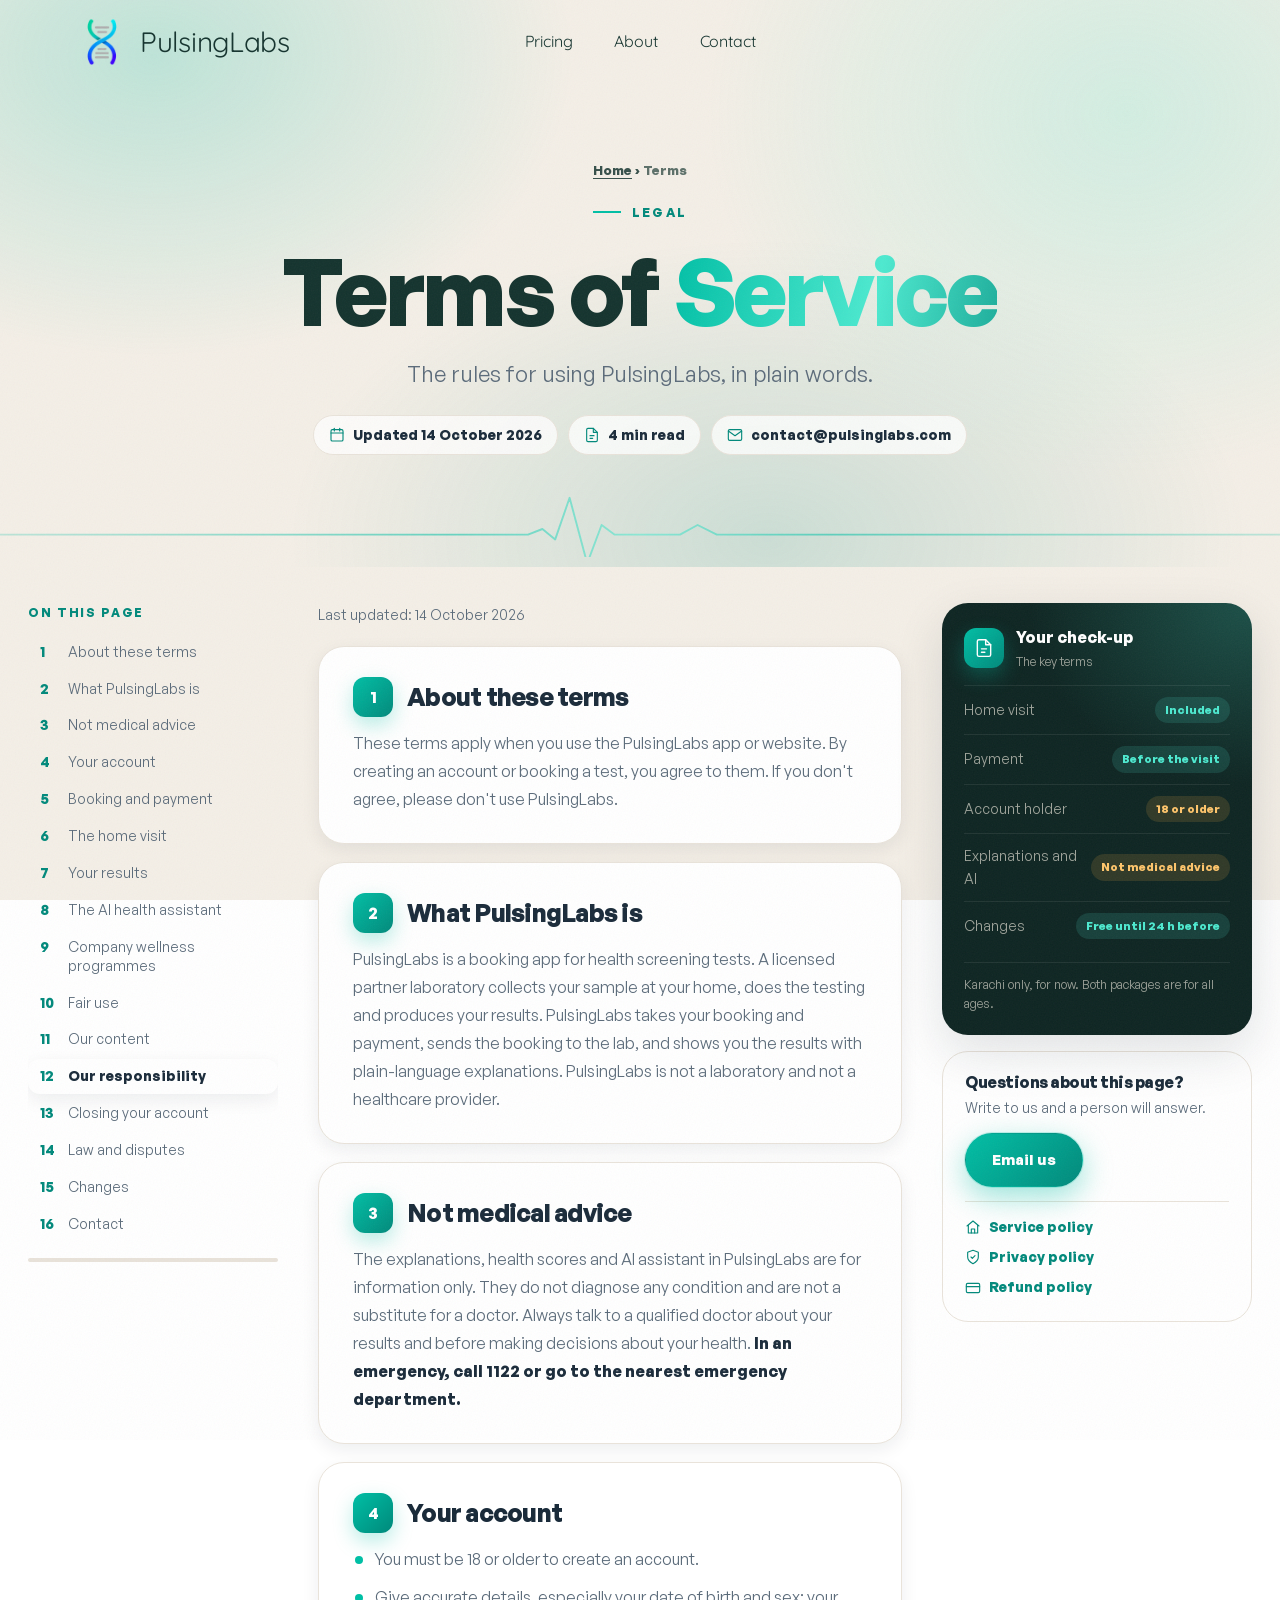
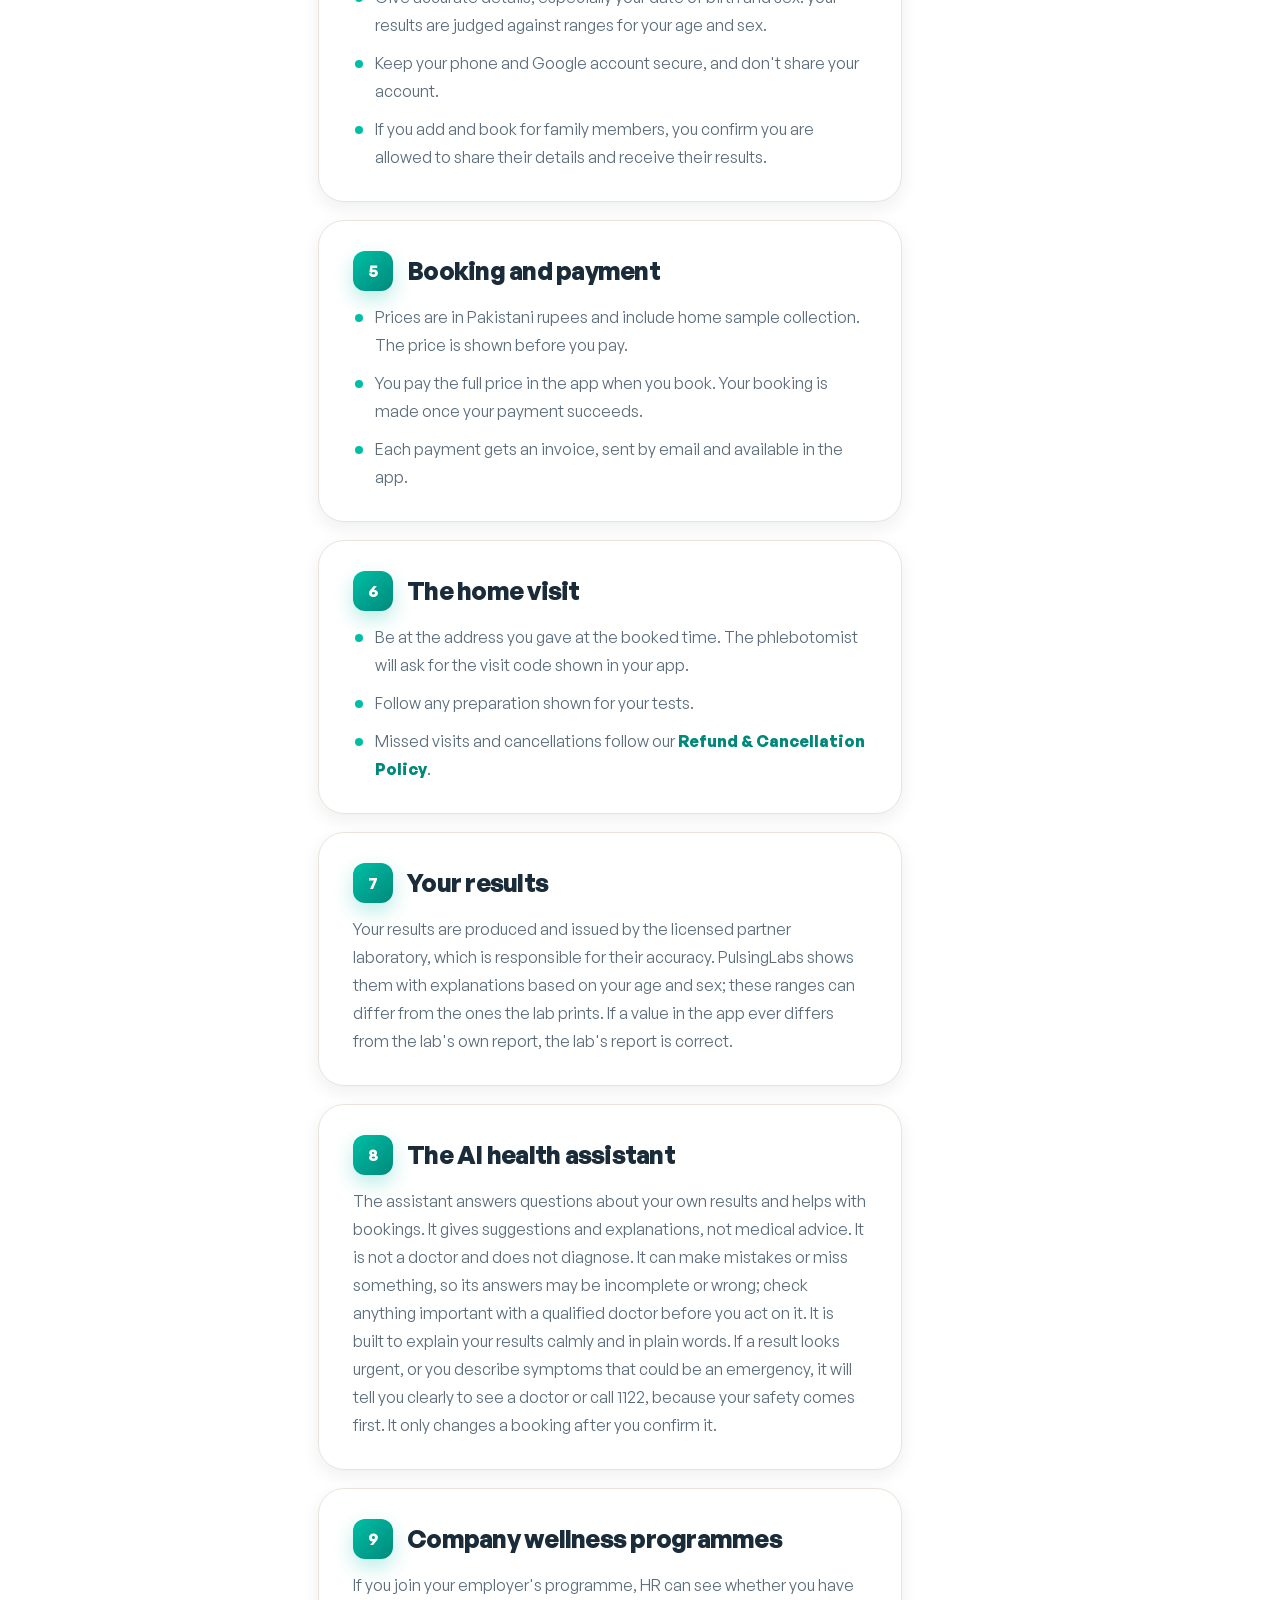
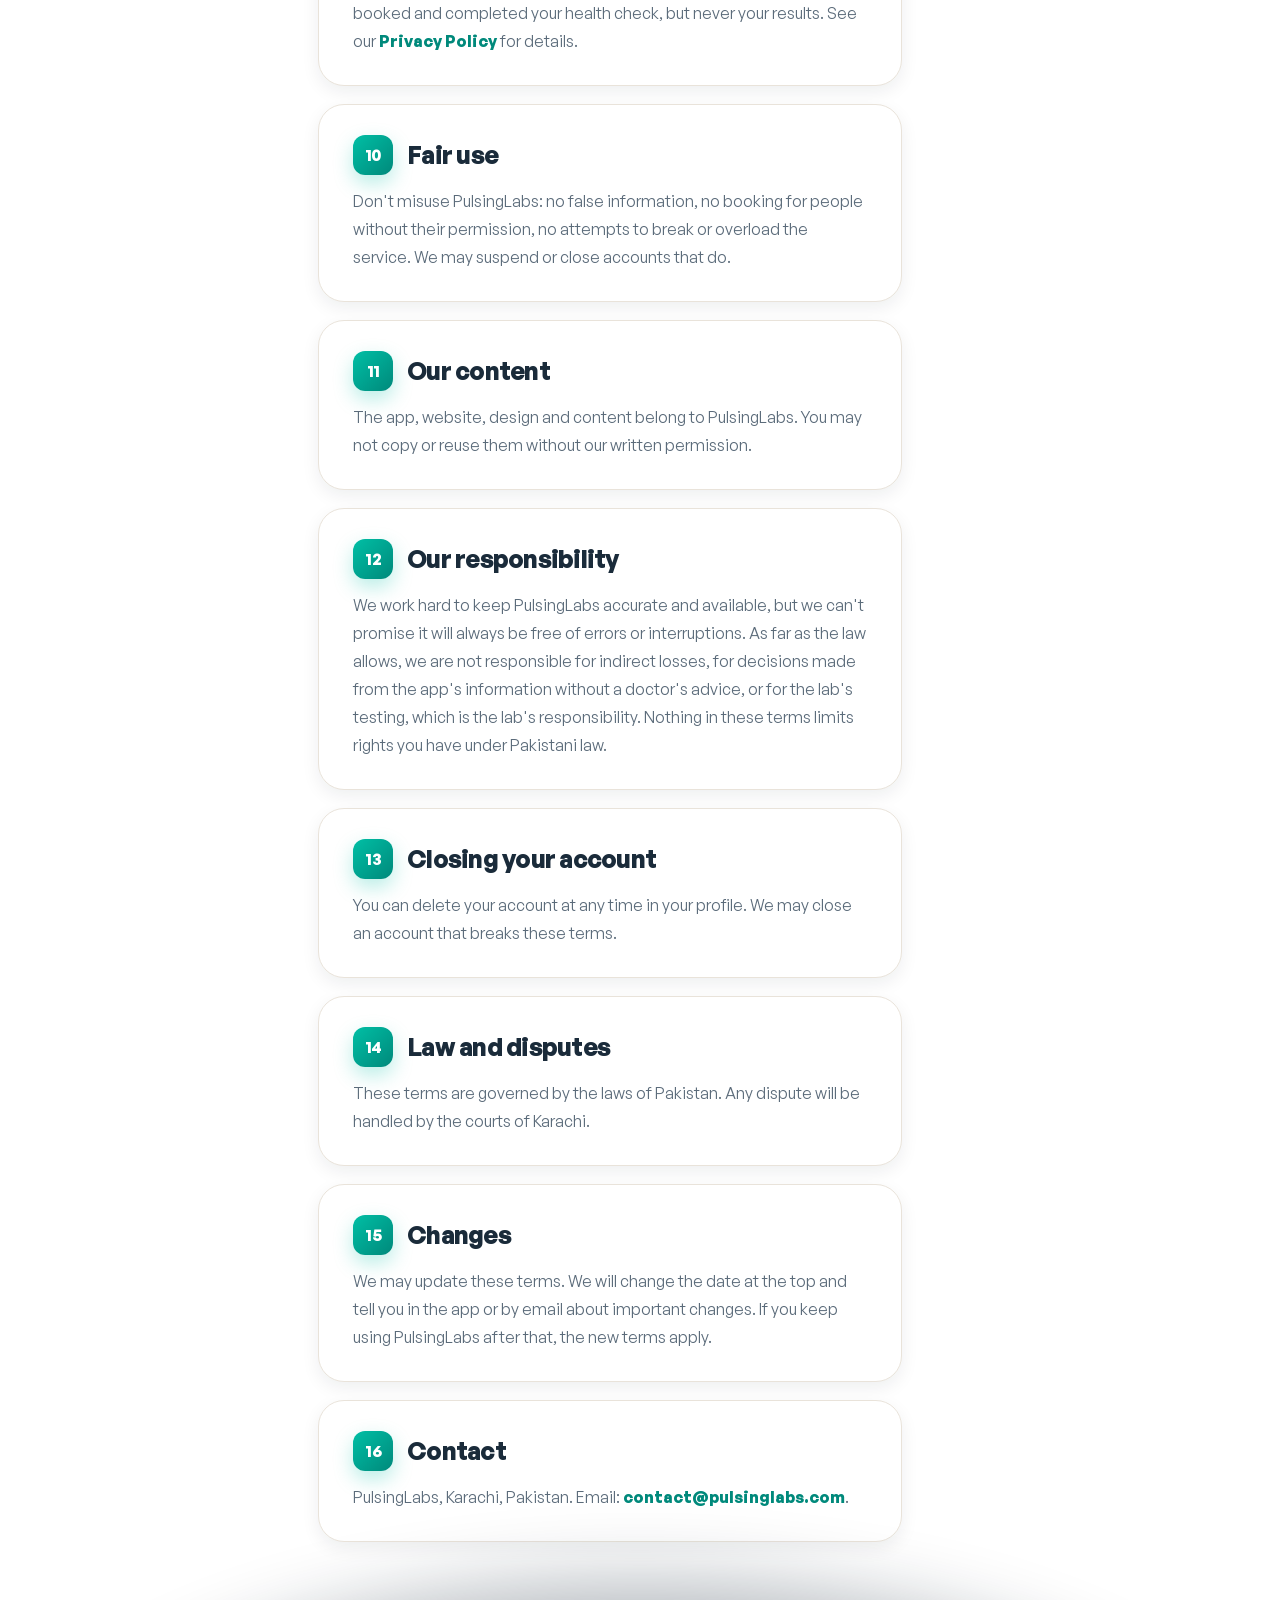
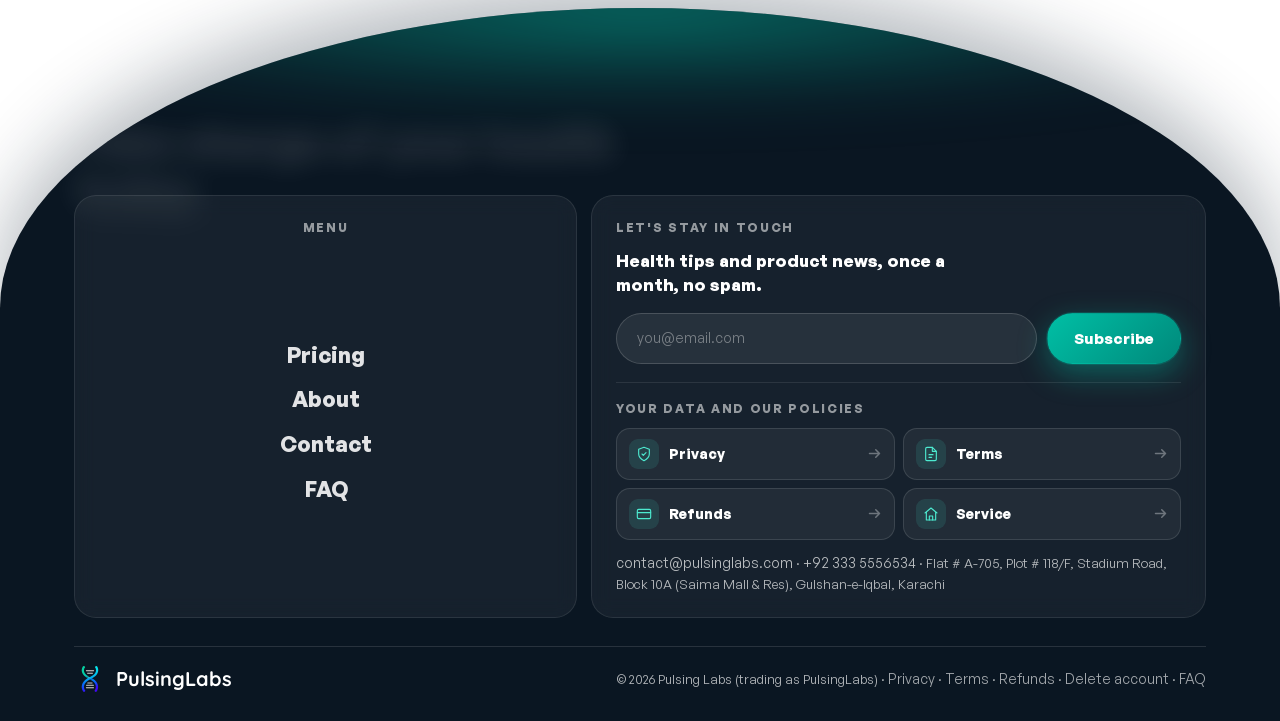
<file: terms.html>
<!DOCTYPE html>
<html lang="en">
<head>
  <meta charset="UTF-8" />
  <meta name="viewport" content="width=device-width, initial-scale=1.0" />
  <meta name="theme-color" content="#F4EFE7" id="themeColorMeta" />
  <title>Terms of Service | PulsingLabs</title>
  <meta name="description" content="The terms for using the PulsingLabs app and booking home blood tests in Karachi: your account, booking and payment, home visits, results and the AI." />
  <link rel="canonical" href="https://pulsinglabs.com/terms" />
  <meta property="og:url" content="https://pulsinglabs.com/terms" />
  <meta property="og:type" content="website" />
  <meta property="og:site_name" content="PulsingLabs" />
  <meta property="og:title" content="Terms of Service | PulsingLabs" />
  <meta property="og:description" content="The terms for using the PulsingLabs app and booking home blood tests in Karachi: your account, booking and payment, home visits, results and the AI." />
  <meta property="og:image" content="https://pulsinglabs.com/og-image.png" />
  <meta property="og:image:width" content="1774" />
  <meta property="og:image:height" content="887" />
  <meta property="og:image:alt" content="PulsingLabs: blood tests at home in Karachi, results explained" />
  <meta name="twitter:card" content="summary_large_image" />
  <meta name="twitter:title" content="Terms of Service | PulsingLabs" />
  <meta name="twitter:description" content="The terms for using the PulsingLabs app and booking home blood tests in Karachi: your account, booking and payment, home visits, results and the AI." />
  <meta name="twitter:image" content="https://pulsinglabs.com/og-image.png" />
  <link rel="preload" href="assets/fonts/general-sans-700.woff2" as="font" type="font/woff2" crossorigin />
  <link rel="preload" href="assets/fonts/general-sans-400.woff2" as="font" type="font/woff2" crossorigin />
  <link rel="stylesheet" href="assets/style.css?v=176" />
  <link rel="icon" type="image/png" href="assets/img/favicon.png" />
  <script type="application/ld+json">{"@context":"https://schema.org","@graph":[{"@type":"BreadcrumbList","itemListElement":[{"@type":"ListItem","position":1,"name":"Home","item":"https://pulsinglabs.com/"},{"@type":"ListItem","position":2,"name":"Terms","item":"https://pulsinglabs.com/terms"}]}]}</script>
</head>
<body>
  <div id="site-header"></div>

  <!-- ============ PAGE HERO (cream) ============ -->
  <section class="page-hero s-cream legal-hero">
    <div class="wrap page-enter">
      <nav class="crumbs" aria-label="Breadcrumb"><a href="/">Home</a> › <span aria-current="page">Terms</span></nav>
      <span class="eyebrow">Legal</span>
      <h1>Terms of <span class="grad-text">Service</span></h1>
      <p class="lead">The rules for using PulsingLabs, in plain words.</p>
      <div class="legal-meta"><span class="pill"><span data-icon="calendar"></span>Updated 14 October 2026</span><span class="pill"><span data-icon="file"></span><span data-read-time>Plain English</span></span><span class="pill"><span data-icon="mail"></span>contact@pulsinglabs.com</span></div>
    </div>
    <svg class="hero-ecg" viewBox="0 0 2400 80" preserveAspectRatio="xMidYMax slice" aria-hidden="true"><defs><linearGradient id="ecgGrad" x1="0" x2="1"><stop offset="0" stop-color="#00BFA5" stop-opacity="0"/><stop offset=".4" stop-color="#00BFA5"/><stop offset=".5" stop-color="#4DEAD0"/><stop offset=".6" stop-color="#00BFA5"/><stop offset="1" stop-color="#00BFA5" stop-opacity="0"/></linearGradient></defs><path pathLength="1" d="M0 52 H1060 l18 -7 16 13 18 -52 22 82 18 -48 16 12 H1250 l22 -12 24 12 H2400"/></svg>
  </section>

  <!-- ============ POLICY BODY (white) ============ -->
  <section class="legal-shell">
    <div class="legal-grid">
      <aside class="legal-toc" aria-label="On this page"><span class="legal-toc-h">On this page</span><ol id="legalToc"></ol><div class="legal-progress" aria-hidden="true"><span></span></div></aside>
      <article class="legal">
      <p class="updated">Last updated: 14 October 2026</p>

      <h2>1. About these terms</h2>
      <p>These terms apply when you use the PulsingLabs app or website. By creating an account or booking a test, you agree to them. If you don't agree, please don't use PulsingLabs.</p>

      <h2>2. What PulsingLabs is</h2>
      <p>PulsingLabs is a booking app for health screening tests. A licensed partner laboratory collects your sample at your home, does the testing and produces your results. PulsingLabs takes your booking and payment, sends the booking to the lab, and shows you the results with plain-language explanations. PulsingLabs is not a laboratory and not a healthcare provider.</p>

      <h2>3. Not medical advice</h2>
      <p>The explanations, health scores and AI assistant in PulsingLabs are for information only. They do not diagnose any condition and are not a substitute for a doctor. Always talk to a qualified doctor about your results and before making decisions about your health. <strong>In an emergency, call 1122 or go to the nearest emergency department.</strong></p>

      <h2>4. Your account</h2>
      <ul>
        <li>You must be 18 or older to create an account.</li>
        <li>Give accurate details, especially your date of birth and sex: your results are judged against ranges for your age and sex.</li>
        <li>Keep your phone and Google account secure, and don't share your account.</li>
        <li>If you add and book for family members, you confirm you are allowed to share their details and receive their results.</li>
      </ul>

      <h2>5. Booking and payment</h2>
      <ul>
        <li>Prices are in Pakistani rupees and include home sample collection. The price is shown before you pay.</li>
        <li>You pay the full price in the app when you book. Your booking is made once your payment succeeds.</li>
        <li>Each payment gets an invoice, sent by email and available in the app.</li>
      </ul>

      <h2>6. The home visit</h2>
      <ul>
        <li>Be at the address you gave at the booked time. The phlebotomist will ask for the visit code shown in your app.</li>
        <li>Follow any preparation shown for your tests.</li>
        <li>Missed visits and cancellations follow our <a href="/refunds">Refund &amp; Cancellation Policy</a>.</li>
      </ul>

      <h2>7. Your results</h2>
      <p>Your results are produced and issued by the licensed partner laboratory, which is responsible for their accuracy. PulsingLabs shows them with explanations based on your age and sex; these ranges can differ from the ones the lab prints. If a value in the app ever differs from the lab's own report, the lab's report is correct.</p>

      <h2>8. The AI health assistant</h2>
      <p>The assistant answers questions about your own results and helps with bookings. It gives suggestions and explanations, not medical advice. It is not a doctor and does not diagnose. It can make mistakes or miss something, so its answers may be incomplete or wrong; check anything important with a qualified doctor before you act on it. It is built to explain your results calmly and in plain words. If a result looks urgent, or you describe symptoms that could be an emergency, it will tell you clearly to see a doctor or call 1122, because your safety comes first. It only changes a booking after you confirm it.</p>

      <h2>9. Company wellness programmes</h2>
      <p>If you join your employer's programme, HR can see whether you have booked and completed your health check, but never your results. See our <a href="/privacy">Privacy Policy</a> for details.</p>

      <h2>10. Fair use</h2>
      <p>Don't misuse PulsingLabs: no false information, no booking for people without their permission, no attempts to break or overload the service. We may suspend or close accounts that do.</p>

      <h2>11. Our content</h2>
      <p>The app, website, design and content belong to PulsingLabs. You may not copy or reuse them without our written permission.</p>

      <h2>12. Our responsibility</h2>
      <p>We work hard to keep PulsingLabs accurate and available, but we can't promise it will always be free of errors or interruptions. As far as the law allows, we are not responsible for indirect losses, for decisions made from the app's information without a doctor's advice, or for the lab's testing, which is the lab's responsibility. Nothing in these terms limits rights you have under Pakistani law.</p>

      <h2>13. Closing your account</h2>
      <p>You can delete your account at any time in your profile. We may close an account that breaks these terms.</p>

      <h2>14. Law and disputes</h2>
      <p>These terms are governed by the laws of Pakistan. Any dispute will be handled by the courts of Karachi.</p>

      <h2>15. Changes</h2>
      <p>We may update these terms. We will change the date at the top and tell you in the app or by email about important changes. If you keep using PulsingLabs after that, the new terms apply.</p>

      <h2>16. Contact</h2>
      <p>PulsingLabs, Karachi, Pakistan. Email: <a href="mailto:contact@pulsinglabs.com">contact@pulsinglabs.com</a>.</p>
      </article>
      <aside class="legal-side">
        <div class="legal-ui"><div class="lu-head"><span class="lu-ic" data-icon="file"></span><span><b>Your check-up</b><small>The key terms</small></span></div><div class="lu-row"><span>Home visit</span><span class="lu-pill ok">Included</span></div><div class="lu-row"><span>Payment</span><span class="lu-pill ok">Before the visit</span></div><div class="lu-row"><span>Account holder</span><span class="lu-pill mid">18 or older</span></div><div class="lu-row"><span>Explanations and AI</span><span class="lu-pill mid">Not medical advice</span></div><div class="lu-row"><span>Changes</span><span class="lu-pill ok">Free until 24 h before</span></div><p class="lu-foot">Karachi only, for now. Both packages are for all ages.</p></div>
        <div class="legal-help"><h3>Questions about this page?</h3><p>Write to us and a person will answer.</p><a class="btn btn-primary" href="mailto:contact@pulsinglabs.com">Email us</a><div class="also"><a href="/refunds#service-policy"><span data-icon="home"></span>Service policy</a><a href="/privacy"><span data-icon="shieldcheck"></span>Privacy policy</a><a href="/refunds"><span data-icon="card"></span>Refund policy</a></div></div>
      </aside>
    </div>
  </section>

  <div id="site-footer"><nav aria-label="Site pages"><p><a href="/">Home</a> · <a href="/pricing">Pricing</a> · <a href="/faq">FAQ</a> · <a href="/features">Features</a> · <a href="/business">For business</a> · <a href="/about">About</a> · <a href="/contact">Contact</a> · <a href="/refunds#service-policy">Service policy</a> · <a href="/refunds">Refund policy</a> · <a href="/privacy">Privacy policy</a> · <a href="/terms">Terms</a></p><p>PulsingLabs · Blood tests at home in Karachi · <a href="mailto:contact@pulsinglabs.com">contact@pulsinglabs.com</a></p></nav></div>
  <script src="assets/app.js?v=145"></script>
</body>
</html>
</file>
<file: assets/style.css>
/* =====================================================================
   PulsingLabs · Marketing site design system
   Shared by every page. Modern, motion-rich, teal-branded.
   ===================================================================== */

/* Self-hosted fonts (were Fontshare + Google CDNs, which cost ~1 s of extra connections). */
/* One typeface, TWO weights (owner 2026-11-19): normal for reading text, bold for everything that stands out. */
@font-face { font-family: 'General Sans'; src: url('fonts/general-sans-400.woff2') format('woff2'); font-weight: 100 500; font-style: normal; font-display: swap; }
@font-face { font-family: 'General Sans'; src: url('fonts/general-sans-700.woff2') format('woff2'); font-weight: 700 900; font-style: normal; font-display: swap; }
b, strong { font-weight: 700; }   /* never "bolder" than bold */
@font-face { font-family: 'Quicksand'; src: url('fonts/quicksand-var-latin.woff2') format('woff2'); font-weight: 400 700; font-style: normal; font-display: swap; }

:root {
  /* Icons as drawn shapes, not text characters: General Sans has no arrow or tick, so a typed → or ✓ was
     drawn in a different system font on every device. Mask = takes the colour of the text around it. */
  --ic-arrow: url("data:image/svg+xml,%3Csvg xmlns='http://www.w3.org/2000/svg' viewBox='0 0 24 24' fill='none' stroke='%23000' stroke-width='2.4' stroke-linecap='round' stroke-linejoin='round'%3E%3Cpath d='M4 12h16M14 6l6 6-6 6'/%3E%3C/svg%3E");
  --ic-check: url("data:image/svg+xml,%3Csvg xmlns='http://www.w3.org/2000/svg' viewBox='0 0 24 24' fill='none' stroke='%23000' stroke-width='3' stroke-linecap='round' stroke-linejoin='round'%3E%3Cpath d='M5 12.5l4.5 4.5L19 7'/%3E%3C/svg%3E");
  --teal: #00BFA5;
  --teal-d: #00897B;
  --teal-l: #4DEAD0;
  --navy: #0A1622;
  --navy-2: #0D1F2D;
  --ink: #1A2B3A;
  --muted: #5B6B7A;
  --line: #E9E3DA;
  --bg: #FFFFFF;
  --bg-soft: #F4EFE7;     /* warm cream (editorial light band) */
  --bg-mint: #EAF7F3;
  /* editorial palette, warm cream + deep pine dark (the scroll banding) */
  --cream: #F4EFE7;
  --cream-2: #EBE3D6;
  --ink-dark: #0E2522;    /* deep pine/teal-ink dark section bg */
  --ink-dark-2: #14332E;
  --on-dark: #ECE6DA;     /* cream text on dark */
  --on-dark-soft: rgba(236,230,218,.66);
  --coral: #FF6B5C;       /* warm secondary accent (sparing) */
  --grad-teal: linear-gradient(135deg, #00BFA5 0%, #00897B 100%);
  --grad-mesh: radial-gradient(700px 500px at 12% 10%, rgba(0,191,165,.22), transparent 60%),
               radial-gradient(700px 600px at 88% 20%, rgba(77,234,208,.20), transparent 60%),
               radial-gradient(800px 500px at 60% 95%, rgba(0,137,123,.16), transparent 60%);
  --radius: 18px;
  --radius-lg: 26px;
  --shadow-sm: 0 6px 18px rgba(13,31,45,.07);
  --shadow: 0 18px 50px rgba(13,31,45,.12);
  --shadow-teal: 0 18px 40px rgba(0,191,165,.32);
  --maxw: 1180px;
  --ease: cubic-bezier(.22,1,.36,1);
  --ease-curtain: cubic-bezier(.76,0,.24,1);
  /* scroll-driven THEME (whole-screen + text crossfade light<->dark) */
  --pg-bg: 244,239,231;   /* page background (light = warm cream) */
  --pg-fg: 20,51,46;      /* headings/nav text (light = ink) */
  --pg-muted: 91,107,122; /* lead/secondary text */
  --theme-ms: .85s;       /* crossfade duration */
}
/* dark theme, toggled by JS when a dark band is centred in the viewport */
html.theme-dark {
  --pg-bg: 14,37,34;
  --pg-fg: 236,230,218;
  --pg-muted: 173,185,186;
}

* { box-sizing: border-box; margin: 0; padding: 0; }
/* Keyboard a11y: visible focus ring on every interactive element (was missing
   sitewide — mouse users never see it, keyboard users need it to navigate). */
:focus-visible { outline: 2px solid var(--teal); outline-offset: 3px; border-radius: 4px; }
.btn:focus-visible, .card:focus-visible { outline-offset: 2px; }
/* One typeface: buttons, inputs, selects and text areas otherwise default to the system font (Arial). */
button, input, select, textarea { font-family: inherit; }
/* Anchor targets land clear of the fixed header instead of underneath it. */
[id] { scroll-margin-top: 96px; }
/* overflow-x: CLIP (not hidden) — hidden turns html/body into a scroll
   container, which silently breaks `position: sticky` everywhere (killed the
   How-it-works card-stack peel). clip prevents horizontal overflow WITHOUT
   establishing a scroll container, so sticky keeps working. */
html { scroll-behavior: smooth; -webkit-text-size-adjust: 100%; background: #fff; overflow-x: clip; }
/* Long headline words must be able to break rather than force the page wider
   than the phone screen (the mobile hero-overflow fix). */
h1, h2, .display { overflow-wrap: break-word; }
body {
  font-family: 'General Sans', 'Hanken Grotesk', -apple-system, BlinkMacSystemFont, 'Segoe UI', sans-serif;
  color: var(--ink);
  line-height: 1.6;
  background: transparent;
  -webkit-font-smoothing: antialiased;
  overflow-x: clip;
}
/* full-screen theme background layer, crossfades light<->dark on scroll */
#bgfx { position: fixed; inset: 0; z-index: -1; background: rgb(var(--pg-bg)); transition: background-color var(--theme-ms) var(--ease); will-change: background-color; }
/* line-icon sizing (replaces emoji throughout) */
[data-icon] svg { display: block; }
.ficon svg { width: 26px; height: 26px; }
.mi-ic svg { width: 22px; height: 22px; }
.marquee-item .ic svg { width: 20px; height: 20px; }
.ico-inline { display: inline-flex; color: var(--teal-d); vertical-align: middle; }
.ico-inline svg { width: 15px; height: 15px; }
a { color: inherit; text-decoration: none; }
img { max-width: 100%; display: block; }
::selection { background: rgba(0,191,165,.25); }

.wrap { max-width: var(--maxw); margin: 0 auto; padding: 0 24px; }
section { padding: 96px 0; position: relative; }
h1, h2, h3 { color: rgb(var(--pg-fg)); line-height: 1.06; letter-spacing: -0.03em; font-weight: 700; transition: color var(--theme-ms) var(--ease); }
h1 { font-size: clamp(46px, 7.2vw, 92px); line-height: 1.02; }
h2 { font-size: clamp(34px, 5vw, 62px); }
h3 { font-weight: 700; }
/* headings inside light cards keep a fixed dark colour (cards don't theme) */
.card h3, .step h3, .art h3 { color: var(--ink-dark); }
.lead { color: rgb(var(--pg-muted)); font-size: clamp(18px,2vw,22px); max-width: 640px; font-weight: 400; transition: color var(--theme-ms) var(--ease); }
.eyebrow {
  display: inline-flex; align-items: center; gap: 11px;
  font-size: 12.5px; font-weight: 700; letter-spacing: .18em; text-transform: uppercase;
  color: var(--teal-d); margin-bottom: 22px;
}
.eyebrow::before { content: ""; width: 28px; height: 1.5px; background: var(--teal); display: inline-block; }
.center .eyebrow { gap: 0; }
.center .eyebrow::before { display: none; }
/* brighter accents when the page theme is dark */
html.theme-dark .eyebrow { color: var(--teal-l); }
html.theme-dark .eyebrow::before { background: var(--teal-l); }
html.theme-dark .split-list li::before { background: var(--teal-l); }
.center { text-align: center; }
.center .lead { margin-left: auto; margin-right: auto; }
.grad-text { background: var(--grad-teal); -webkit-background-clip: text; background-clip: text; color: transparent; }

/* =====================================================================
   Editorial system, full-bleed colour bands + zig-zag splits + media
   ===================================================================== */
/* Section colour bands (this IS the scroll colour-change) */
/* light bands are transparent so the continuously-shifting #bgfx shows through (the scroll colour-change) */
/* all bands are transparent, the themed #bgfx provides the (crossfading) colour */
.s-cream, .s-cream-2, .s-dark { background: transparent; }

/* Display headline (oversized editorial) */
.display { font-size: clamp(52px, 9vw, 132px); line-height: .96; letter-spacing: -0.04em; font-weight: 700; }

/* Zig-zag split layout */
.split { display: grid; grid-template-columns: 1fr 1fr; gap: clamp(40px, 6vw, 96px); align-items: center; }
.split.wide-text { grid-template-columns: 1.1fr .9fr; }
.split.flip .split-media { order: -1; }
.split-copy h2 { margin-bottom: 20px; }
.split-copy .lead { margin-bottom: 26px; }
.split-list { list-style: none; display: grid; gap: 14px; margin-top: 8px; }
.split-list li { display: flex; gap: 13px; font-size: 16.5px; align-items: flex-start; color: rgb(var(--pg-fg)); transition: color var(--theme-ms) var(--ease); }
.split-list li::before { content: ""; flex: none; width: 9px; height: 9px; border-radius: 50%; background: var(--teal); margin-top: 8px; }

/* --- Boxed split: two sibling cards, photo/panel in one + copy in the other
   (OneLab-style testimonial layout applied sitewide) --- */
.split.boxed { align-items: stretch; }
/* Near-full-bleed pair (OneLab ref): the two cards stretch to ~40px from each
   viewport edge with a small gap, regardless of the 1180px content column.
   On viewports narrower than the column the negative margin caps at 0. */
.split.boxed { gap: clamp(24px, 2.5vw, 40px); margin-inline: min(calc(16px - (100vw - var(--maxw)) / 2), 0px); }
.split.boxed .split-media .media { height: 100%; min-height: 620px; }
.split.boxed .split-copy {
  background: var(--cream);
  border-radius: var(--radius-lg);
  padding: clamp(30px, 4.5vw, 58px);
  display: flex; flex-direction: column; justify-content: center; align-items: flex-start;
  box-shadow: var(--shadow);
}
.s-cream .split.boxed .split-copy { background: #fff; }
.s-dark .split.boxed .split-copy { background: rgba(255,255,255,.05); border: 1px solid rgba(255,255,255,.09); box-shadow: none; }
/* Like .card, light copy boxes don't theme: pin dark text so the scroll-driven
   html.theme-dark page theme can't turn them light-on-white. Dark-section
   panels (.s-dark) are excluded — they keep their light-on-dark text. */
section:not(.s-dark) .split.boxed .split-copy h2 { color: var(--ink-dark); }
section:not(.s-dark) .split.boxed .split-copy .lead,
section:not(.s-dark) .split.boxed .split-copy p { color: var(--muted); }
section:not(.s-dark) .split.boxed .split-copy .split-list li { color: var(--ink); }
html.theme-dark section:not(.s-dark) .split.boxed .split-copy .eyebrow { color: var(--teal-d); }
html.theme-dark section:not(.s-dark) .split.boxed .split-copy .eyebrow::before { background: var(--teal); }
html.theme-dark section:not(.s-dark) .split.boxed .split-copy .split-list li::before { background: var(--teal); }

/* Big rounded media block (image stand-in) */
.media { position: relative; border-radius: var(--radius-lg); overflow: hidden; min-height: 460px; display: grid; place-items: center; }
.media.tall { min-height: 560px; }
.media.bleed-r { margin-right: calc((100vw - min(100vw, var(--maxw))) / -2 - 24px); border-top-right-radius: 0; border-bottom-right-radius: 0; }
.media.bleed-l { margin-left: calc((100vw - min(100vw, var(--maxw))) / -2 - 24px); border-top-left-radius: 0; border-bottom-left-radius: 0; }
.media-mint { background: linear-gradient(150deg, #DFF5EF, #BCEDE0 60%, #8FE3D0); }
.media-pine { background: linear-gradient(150deg, var(--ink-dark-2), var(--ink-dark)); }
.media-warm { background: linear-gradient(150deg, #FBF4EA, #F0E4D2); }
.media-teal { background: var(--grad-teal); }
.media .badge-float { position: absolute; background: #fff; border-radius: 16px; box-shadow: var(--shadow); padding: 14px 18px; display: flex; gap: 12px; align-items: center; }
.media .badge-float .bf-ic { width: 40px; height: 40px; border-radius: 11px; background: var(--bg-mint); color: var(--teal-d); display: grid; place-items: center; }
.media .badge-float b { font-size: 14px; color: var(--ink-dark); display: block; }
.media .badge-float span { font-size: 12px; color: var(--muted); }
.media .bf-tl { top: 22px; left: 22px; }
.media .bf-br { bottom: 22px; right: 22px; }

/* ---------- Business: HR dashboard "served on a hand" showcase ---------- */
.hr-stage { position: relative; overflow: hidden; padding: 96px 0 0; }
.hr-stage .hs-head { text-align: center; max-width: 620px; margin: 0 auto; position: relative; z-index: 3; padding: 0 24px; }
.hr-stage .hs-head h2 { margin-top: 14px; }
.hr-stage .hs-head .lead { margin: 14px auto 0; max-width: 52ch; }
.hr-stage-visual { position: relative; max-width: 940px; margin: 30px auto 0; padding: 0 18px; }
.hr-stage-visual::before {
  content: ""; position: absolute; left: 50%; bottom: -18%; transform: translateX(-50%);
  width: 130%; height: 115%; pointer-events: none;
  background: radial-gradient(closest-side, rgba(0,191,165,.30), rgba(77,234,208,.10) 55%, transparent 75%);
  filter: blur(26px);
}
.hr-stage-visual img { position: relative; z-index: 1; width: 100%; display: block; }
.hr-chip {
  position: absolute; z-index: 2;
  background: rgba(255,255,255,.96); border-radius: 14px; box-shadow: var(--shadow);
  padding: 12px 16px; display: flex; gap: 11px; align-items: center;
  animation: hr-chip-drift 5.5s ease-in-out infinite;
}
.hr-chip .hc-ic { width: 36px; height: 36px; border-radius: 10px; background: var(--bg-mint); color: var(--teal-d); display: grid; place-items: center; flex: none; }
.hr-chip b { font-size: 13.5px; color: var(--ink-dark); display: block; line-height: 1.25; }
.hr-chip span { font-size: 11.5px; color: var(--muted); }
.hr-chip.hc-1 { top: 16%; left: 2%; }
.hr-chip.hc-2 { top: 44%; right: 0%; animation-delay: 1.4s; }
.hr-chip.hc-3 { bottom: 20%; left: 6%; animation-delay: 2.6s; }
@keyframes hr-chip-drift { 0%, 100% { transform: translateY(0); } 50% { transform: translateY(-9px); } }
@media (prefers-reduced-motion: reduce) { .hr-chip { animation: none; } }
@media (max-width: 760px) {
  .hr-chip { padding: 9px 12px; }
  .hr-chip .hc-ic { width: 28px; height: 28px; }
  .hr-chip b { font-size: 11.5px; }
  .hr-chip span { display: none; }
  .hr-chip.hc-1 { top: 8%; left: 0; }
  .hr-chip.hc-2 { top: 34%; right: 0; }
  .hr-chip.hc-3 { display: none; }
}

.media .phone-card { margin: 0; width: 100%; max-width: 320px; }
.media .chat-bubble { max-width: 320px; }
.media .mini-chart { max-width: 300px; }

/* ---------- Buttons ---------- */
.btn {
  position: relative; display: inline-flex; align-items: center; gap: 9px; justify-content: center;
  font-weight: 700; font-size: 15px; padding: 14px 26px; border-radius: 100px;
  border: 1.5px solid transparent; cursor: pointer; overflow: hidden;
  transition: transform .25s var(--ease), box-shadow .25s var(--ease), background .25s, color .25s, border-color .25s;
  will-change: transform;
}
/* Hover lift + press feedback (touch users get the press; hover users both).
   Compositor-only (transform/shadow), 150-250ms per the motion guidelines. */
/* Calm hover (owner request): no lift/movement - colour + shadow only. */
.btn:hover { transform: none; }
.btn:active { transform: scale(.985); transition-duration: .12s; }
.btn-primary { background: var(--grad-teal); color: #fff; box-shadow: var(--shadow-teal); }
.btn-primary:hover { box-shadow: 0 22px 50px rgba(0,191,165,.45); }
.btn-ghost { background: #fff; color: var(--navy); border-color: var(--line); }
.btn-ghost:hover { border-color: var(--teal); color: var(--teal-d); }
.btn-light { background: rgba(255,255,255,.12); color: #fff; border-color: rgba(255,255,255,.4); }
.btn-light:hover { background: rgba(255,255,255,.22); }
.btn-dark { background: var(--navy); color:#fff; }
.btn-dark:hover { background: var(--navy-2); }
.arrow {
  display: inline-block; flex: none; width: 1.05em; height: 1.05em; font-size: 0 !important; line-height: 0; vertical-align: -.17em;
  background: currentColor; -webkit-mask: var(--ic-arrow) center / contain no-repeat; mask: var(--ic-arrow) center / contain no-repeat;
}
.btn .arrow { font-size: 15px !important; width: 18px; height: 18px; transition: transform .25s var(--ease); }
.btn .arrow { font-size: 0 !important; }
.btn:hover .arrow { transform: none; }
/* shine sweep - DISABLED (owner request: buttons must stay still on hover).
   Restore by re-adding the ::after block + .btn:hover::after { left: 130%; } */
.btn::after { content: none; }

/* ---------- Nav (injected) ---------- */
.nav {
  position: fixed; top: 0; left: 0; right: 0; z-index: 200;
  transition: background .3s, box-shadow .3s, padding .3s, transform .35s var(--ease);
  padding: 14px 0;
}
.nav.scrolled {
  background: rgba(var(--pg-bg),.82); backdrop-filter: saturate(180%) blur(16px);
  box-shadow: 0 1px 0 rgba(0,0,0,.05); padding: 8px 0;
  transition: background-color var(--theme-ms) var(--ease), padding .3s, transform .35s var(--ease);
}
/* Auto-hide on scroll down, reveal on scroll up (bindNav's onScroll).
   Kept OFF the drawer state and near-top region in JS, not here. */
.nav.nav-hidden { transform: translateY(-100%); }
/* True 3-zone alignment: logo hard-left, links dead-centre, CTA hard-right.
   (flex space-between let the middle drift when the sides differed in width) */
.nav-inner { display: grid; grid-template-columns: 1fr auto 1fr; align-items: center; }
.nav-inner > .logo { justify-self: start; }
.nav-inner > .nav-links { justify-self: center; }
.nav-inner > .nav-cta { justify-self: end; }
.logo { display: flex; align-items: center; gap: 10px; font-family: 'Quicksand', 'General Sans', sans-serif; font-weight: 400; font-size: 28px; color: rgb(var(--pg-fg)); letter-spacing:-.01em; transition: color var(--theme-ms) var(--ease); }
/* Brand mark is the bare colourful DNA helix (transparent, no tile) — big and
   clean beside the wordmark. */
.logo .dot { width: 56px; height: 56px; display: grid; place-items: center; }
.logo .dot .logo-mark { width: 56px; height: 56px; object-fit: contain; }
.nav-links { display: flex; align-items: center; gap: 14px; }
.nav-links a {
  position: relative; font-size: 16px; color: rgb(var(--pg-fg));
  /* Same typeface as the PulsingLabs wordmark (owner request) — Quicksand,
     regular weight, not the old bold. Applies on desktop + mobile drawer. */
  font-family: 'Quicksand', 'General Sans', sans-serif; font-weight: 400; letter-spacing: -.01em;
  padding: 8px 14px; border-radius: 100px; transition: color var(--theme-ms) var(--ease), background .2s;
}
.nav-links a:hover { color: var(--teal-d); background: var(--bg-mint); }
.nav-links a.active { color: var(--teal-d); }
.nav-links a.active::after {
  content:""; position:absolute; left:14px; right:14px; bottom:2px; height:2px; border-radius:2px; background: var(--grad-teal);
}
.nav-cta { display: flex; align-items: center; gap: 12px; }
/* drawer-only control: hidden on desktop, shown in the mobile drawer */
.drawer-cta { display: none; }
.nav-toggle { display: none; background: none; border: none; cursor: pointer; width: 42px; height: 42px; border-radius: 12px; }
.nav-toggle span { display:block; width: 22px; height: 2px; background: rgb(var(--pg-fg)); margin: 4px auto; border-radius: 2px; transition: transform .3s, opacity .3s, background-color var(--theme-ms); }
.nav-toggle.open span:nth-child(1){ transform: translateY(6px) rotate(45deg); }
.nav-toggle.open span:nth-child(2){ opacity: 0; }
.nav-toggle.open span:nth-child(3){ transform: translateY(-6px) rotate(-45deg); }

/* ---------- Mega menu (hover dropdown) ---------- */
.has-mega { position: static; display: flex; align-items: center; }
.caret { font-size: 9px; opacity: .55; display: inline-block; transition: transform .3s var(--ease); }
/* hovered nav item becomes a solid "pill" (inverse of the current theme), OneLab style */
.has-mega.open .nav-link, .has-mega:hover .nav-link { background: rgb(var(--pg-fg)); color: rgb(var(--pg-bg)); }
.nav-links a:not(.nav-link):hover, .nav-link:hover { background: rgba(var(--pg-fg),.08); }
.has-mega.open .nav-link, .has-mega:hover .nav-link { background: rgb(var(--pg-fg)) !important; color: rgb(var(--pg-bg)) !important; }
.has-mega.open .caret, .has-mega:hover .caret { transform: rotate(180deg); }

.mega {
  position: absolute; left: 0; right: 0; top: 100%;
  background: rgba(var(--pg-bg),.98); backdrop-filter: saturate(180%) blur(16px);
  border-top: 1px solid rgba(var(--pg-fg),.1); box-shadow: 0 34px 70px rgba(0,0,0,.18);
  padding: 40px 0 46px; z-index: 201;
  opacity: 0; visibility: hidden; transform: translateY(-14px);
  transition: opacity .38s var(--ease), transform .38s var(--ease), visibility .38s, background-color var(--theme-ms);
}
.has-mega:hover .mega { opacity: 1; visibility: visible; transform: translateY(0); }
.mega-inner { display: grid; grid-template-columns: .85fr 1.55fr; gap: 48px; align-items: center; }
.mega-blurb .eyebrow { margin-bottom: 12px; }
.mega-blurb p { color: rgb(var(--pg-muted)); font-size: 15px; margin: 0 0 20px; max-width: 280px; }
.mega-grid { row-gap: 4px; }
.mega-grid { display: grid; grid-template-columns: 1fr 1fr; gap: 6px; }
.mega-item {
  display: flex; flex-direction: column; gap: 1px;
  padding: 10px 4px; border-radius: 12px; background: transparent;
  opacity: 0; transform: translateY(10px);
  transition: opacity .45s var(--ease), transform .45s var(--ease), color .2s;
}
.has-mega:hover .mega-item { opacity: 1; transform: none; }
.has-mega:hover .mega-item:nth-child(1) { transition-delay: .05s; }
.has-mega:hover .mega-item:nth-child(2) { transition-delay: .09s; }
.has-mega:hover .mega-item:nth-child(3) { transition-delay: .13s; }
.has-mega:hover .mega-item:nth-child(4) { transition-delay: .17s; }
.has-mega:hover .mega-item:nth-child(5) { transition-delay: .21s; }
.has-mega:hover .mega-item:nth-child(6) { transition-delay: .25s; }
.mega-item:hover { background: transparent !important; transform: translateX(8px) !important; }
.mi-title { font-size: clamp(22px, 2.3vw, 30px); font-weight: 700; letter-spacing: -.02em; line-height: 1.12; color: rgb(var(--pg-fg)); transition: color .2s; }
.mega-item:hover .mi-title { color: var(--teal); }
.mi-desc { font-size: 13px; color: rgb(var(--pg-muted)); margin-top: 2px; }

/* page backdrop behind an open mega */
.mega-backdrop {
  position: fixed; inset: 0; z-index: 150; background: rgba(10,22,34,.32);
  backdrop-filter: blur(4px); opacity: 0; visibility: hidden; pointer-events: none;
  transition: opacity .38s var(--ease), visibility .38s;
}
body.mega-open .mega-backdrop { opacity: 1; visibility: visible; pointer-events: auto; }

/* ---------- Page transition curtain ---------- */
.page-curtain {
  position: fixed; inset: 0; z-index: 9999; background: var(--grad-teal);
  display: grid; place-items: center; transform: translateY(100%); pointer-events: none;
}
/* Same lockup as the header .logo (Quicksand 400, mark:text 2:1, gap 10px),
   scaled x1.5 for the full-screen moment. */
.page-curtain .pc-logo { display:flex; align-items:center; gap:15px; color:#fff; font-family: 'Quicksand', 'General Sans', sans-serif; font-weight:400; font-size:42px; letter-spacing:-.01em; opacity:0; transform: translateY(10px); }
.page-curtain .pc-logo .logo-mark { width: 84px; height: 84px; object-fit: contain; }
.page-curtain.cover { transform: translateY(0); transition: transform .55s var(--ease-curtain); }
.page-curtain.cover .pc-logo { opacity:1; transform: translateY(0); transition: opacity .4s .15s, transform .4s .15s; }
.page-curtain.reveal { transform: translateY(-100%); transition: transform .6s var(--ease-curtain); }

/* page enter animation (content fade/rise) */
.page-enter { opacity: 0; transform: translateY(14px); }
body.loaded .page-enter { opacity: 1; transform: none; transition: opacity .7s var(--ease) .05s, transform .7s var(--ease) .05s; }
/* Hero choreography: the copy column unfolds top-to-bottom AFTER the headline
   words begin (eyebrow rides the block; h1 words self-animate; lead → CTAs →
   trust line follow in sequence). Scoped to .hero so other .page-enter uses
   keep the simple block fade. */
.hero .page-enter > .lead,
.hero .page-enter > .hero-cta,
.hero .page-enter > .hero-cta ~ * { opacity: 0; transform: translateY(16px); }
body.loaded .hero .page-enter > .lead,
body.loaded .hero .page-enter > .hero-cta,
body.loaded .hero .page-enter > .hero-cta ~ * {
  opacity: 1; transform: none;
  transition: opacity .6s var(--ease), transform .6s var(--ease);
}
/* SEO: the browser counts the lead paragraph as the page's main content, so a long delay here
   pushed Largest Contentful Paint to ~3.7s. Kept staggered, but 0.5s sooner. */
body.loaded .hero .page-enter > .lead { transition-delay: .65s; }
body.loaded .hero .page-enter > .hero-cta { transition-delay: .8s; }
body.loaded .hero .page-enter > .hero-cta ~ * { transition-delay: .95s; }

/* ---------- Scroll reveal ---------- */
.reveal { opacity: 0; transform: translateY(22px); transition: opacity .5s var(--ease), transform .5s var(--ease); will-change: transform, opacity; }
.reveal.in { opacity: 1; transform: none; }
.reveal.d1 { transition-delay: .08s; }
.reveal.d2 { transition-delay: .16s; }
.reveal.d3 { transition-delay: .24s; }
.reveal.d4 { transition-delay: .32s; }
.reveal.d5 { transition-delay: .40s; }
.reveal-l { opacity:0; transform: translateX(-40px); transition: opacity .5s var(--ease), transform .5s var(--ease); }
.reveal-l.in { opacity:1; transform:none; }
.reveal-r { opacity:0; transform: translateX(40px); transition: opacity .5s var(--ease), transform .5s var(--ease); }
.reveal-r.in { opacity:1; transform:none; }
.reveal-zoom { opacity:0; transform: scale(.92); transition: opacity .5s var(--ease), transform .5s var(--ease); }
.reveal-zoom.in { opacity:1; transform:none; }
/* Cascade: bullets inside a revealed copy block follow the parent in a soft
   stagger instead of arriving as one slab. Scoped to reveal parents only, so
   lists elsewhere are untouched. Reduced-motion overrides force these visible. */
.reveal-l .split-list li, .reveal-r .split-list li {
  opacity: 0; transform: translateY(10px);
  transition: opacity .45s var(--ease), transform .45s var(--ease);
}
.reveal-l.in .split-list li, .reveal-r.in .split-list li { opacity: 1; transform: none; }
.reveal-l.in .split-list li:nth-child(1), .reveal-r.in .split-list li:nth-child(1) { transition-delay: .14s; }
.reveal-l.in .split-list li:nth-child(2), .reveal-r.in .split-list li:nth-child(2) { transition-delay: .24s; }
.reveal-l.in .split-list li:nth-child(3), .reveal-r.in .split-list li:nth-child(3) { transition-delay: .34s; }
.reveal-l.in .split-list li:nth-child(n+4), .reveal-r.in .split-list li:nth-child(n+4) { transition-delay: .44s; }
/* Eyebrow dash draws in with its section (28px underline grows from 0). */
.reveal .eyebrow::before, .reveal-l .eyebrow::before, .reveal-r .eyebrow::before {
  width: 0; transition: width .5s var(--ease) .12s;
}
.reveal.in .eyebrow::before, .reveal-l.in .eyebrow::before, .reveal-r.in .eyebrow::before { width: 28px; }

/* ---------- Hero ---------- */
.hero { padding: 150px 0 110px; position: relative; overflow: hidden; background: transparent; }
.hero::before { content:""; position:absolute; inset:0; background: var(--grad-mesh); z-index:0; }
.hero .wrap { position: relative; z-index: 2; }
.hero-grid { display: grid; grid-template-columns: minmax(0, 1.05fr) minmax(0, .95fr); gap: 56px; align-items: center; }
/* minmax(0,…) + min-width:0 lets tracks/children shrink below their content's
   intrinsic width. Without this, the default 1fr (=minmax(auto,1fr)) refuses to
   shrink past the phone-card / split-headline min-content, so on a phone the
   hero column stayed wider than the screen and text/CTA clipped off the right. */
.hero-grid > * { min-width: 0; }
.hero h1 .hl { background: var(--grad-teal); -webkit-background-clip:text; background-clip:text; color: transparent; }
.hero p.lead { margin-top: 22px; }
.hero-cta { margin-top: 34px; display: flex; gap: 14px; flex-wrap: wrap; }
.hero-note { margin-top: 22px; font-size: 14px; color: var(--muted); display: flex; align-items: center; gap: 8px; }

/* floating orbs */
.orb { position: absolute; border-radius: 50%; filter: blur(40px); opacity: .55; z-index: 1; animation: float 9s ease-in-out infinite; }
.orb.o1 { width: 320px; height: 320px; background: rgba(0,191,165,.45); top: -60px; right: 8%; }
.orb.o2 { width: 240px; height: 240px; background: rgba(77,234,208,.5); bottom: -40px; left: 4%; animation-delay: -3s; }
.orb.o3 { width: 180px; height: 180px; background: rgba(0,137,123,.4); top: 40%; right: 42%; animation-delay: -6s; }
@keyframes float { 0%,100%{ transform: translateY(0) translateX(0); } 50%{ transform: translateY(-26px) translateX(14px); } }

/* phone mock card */
.phone-card {
  background: rgba(255,255,255,.92); backdrop-filter: blur(8px); border: 1px solid var(--line);
  border-radius: var(--radius-lg); box-shadow: var(--shadow); padding: 24px; max-width: min(380px, 100%); margin-left: auto;
  animation: bob 6s ease-in-out infinite;
}
@keyframes bob { 0%,100%{ transform: translateY(0) rotate(-.4deg);} 50%{ transform: translateY(-12px) rotate(.4deg);} }
.phone-head { display: flex; justify-content: space-between; align-items: center; margin-bottom: 18px; }
.phone-head .score { font-size: 13px; color: var(--muted); }
.phone-head .ring { width: 64px; height: 64px; border-radius: 50%; display: grid; place-items: center; font-weight: 700; color: var(--teal-d); font-size: 18px;
  background: conic-gradient(var(--teal) 0 88%, #E6ECF0 88% 100%); }
.phone-head .ring i { width: 50px; height: 50px; border-radius: 50%; background:#fff; display:grid; place-items:center; font-style: normal; }
.marker { display: flex; align-items: center; gap: 10px; padding: 13px 0; border-top: 1px solid var(--line); }
.marker .name { font-weight: 700; font-size: 14px; flex: 1; }
.marker .val { font-size: 14px; color: var(--muted); }
.pill { font-size: 11px; font-weight: 700; padding: 4px 11px; border-radius: 100px; white-space: nowrap; }
.pill.ok { background: #E3F9F4; color: var(--teal-d); }
.pill.hi { background: #FDECEC; color: #D7263D; }
.pill.mid { background: #FFF4E5; color: #C77700; }

/* ---------- Marquee ---------- */
.marquee { overflow: hidden; border-top: 1px solid var(--line); border-bottom: 1px solid var(--line); background:#fff; padding: 22px 0; }
.marquee-track { display: flex; gap: 56px; width: max-content; animation: scrollx 24s linear infinite; }
.marquee:hover .marquee-track { animation-play-state: paused; }
.marquee-item { display:flex; align-items:center; gap:10px; font-size: 16px; font-weight: 700; color: var(--ink); white-space: nowrap; }
.marquee-item .ic { display: inline-flex; align-items: center; color: var(--teal); }
@keyframes scrollx { to { transform: translateX(-50%); } }

/* ---------- Cards / grids ---------- */
.grid-3 { display: grid; grid-template-columns: repeat(3, 1fr); gap: 24px; margin-top: 50px; }
.grid-2 { display: grid; grid-template-columns: repeat(2, 1fr); gap: 24px; margin-top: 40px; }
.card {
  background: #fff; border: 1px solid var(--line); border-radius: var(--radius); padding: 30px;
  transition: transform .3s var(--ease), box-shadow .3s var(--ease), border-color .3s;
  transform-style: preserve-3d;
}
/* Lift on hover (tilt cards override transform inline via JS — that's fine,
   the tilt IS their hover state; this covers every non-tilt card). */
.card:hover { box-shadow: var(--shadow); border-color: rgba(0,191,165,.45); transform: translateY(-3px); }
.card .ficon { width: 54px; height: 54px; border-radius: 15px; background: var(--bg-mint); color: var(--teal-d); display: grid; place-items: center; font-size: 26px; margin-bottom: 18px; transition: transform .3s var(--ease); }
.card:hover .ficon { transform: scale(1.07) rotate(-3deg); }
.card:hover .ficon { transform: translateZ(20px) scale(1.06); }
.card h3 { font-size: 19px; margin-bottom: 9px; }
.card p { color: var(--muted); font-size: 15px; }
.card .more { display:inline-flex; gap:6px; margin-top:14px; color: var(--teal-d); font-weight:700; font-size:14px; }

/* ---------- Spotlight rows ---------- */
.spotlight { display: grid; grid-template-columns: 1fr 1fr; gap: 60px; align-items: center; }
.spotlight + .spotlight { margin-top: 96px; }
.spotlight.rev .sp-visual { order: -1; }
.spotlight h3 { font-size: clamp(24px,3.2vw,34px); margin-bottom: 16px; }
.spotlight > div > p { color: var(--muted); font-size: 17px; margin-bottom: 20px; }
.spotlight ul { list-style: none; display: grid; gap: 11px; }
.spotlight li { display: flex; gap: 11px; font-size: 15.5px; }
.spotlight li::before { content: ""; flex: none; width: 15px; height: 15px; margin-top: 4px; background: var(--teal); -webkit-mask: var(--ic-check) center / contain no-repeat; mask: var(--ic-check) center / contain no-repeat; }
.sp-visual { background: linear-gradient(160deg, var(--bg-mint), var(--bg-soft)); border: 1px solid var(--line); border-radius: var(--radius-lg); padding: 34px; min-height: 300px; display: grid; place-items: center; box-shadow: var(--shadow-sm); }
.chat-bubble { max-width: 320px; width: 100%; }
.bubble { padding: 13px 17px; border-radius: 18px; font-size: 14px; margin-bottom: 11px; max-width: 88%; box-shadow: var(--shadow-sm); }
.bubble.you { background: var(--grad-teal); color: #fff; margin-left: auto; border-bottom-right-radius: 5px; }
.bubble.ai { background: #fff; border: 1px solid var(--line); color: var(--ink); border-bottom-left-radius: 5px; }
.mini-chart { width: 100%; max-width: 340px; }
.mini-chart .bars { display: flex; align-items: flex-end; gap: 13px; height: 170px; padding: 0 4px; }
.mini-chart .bar { flex: 1; border-radius: 7px 7px 0 0; background: var(--grad-teal); transform-origin: bottom; }
.mini-chart .xrow { display: flex; gap: 13px; margin-top: 9px; }
.mini-chart .xrow span { flex: 1; text-align: center; font-size: 11px; color: var(--muted); font-weight: 700; }

/* ---------- Steps ---------- */
.soft { background: transparent; }
.steps { display: grid; grid-template-columns: repeat(3, 1fr); gap: 24px; margin-top: 50px; }
.step { background: #fff; border: 1px solid var(--line); border-radius: var(--radius); padding: 32px 28px; position: relative; transition: transform .3s var(--ease), box-shadow .3s; }
.step:hover { transform: translateY(-6px); box-shadow: var(--shadow); }
.step .num { width: 46px; height: 46px; border-radius: 14px; background: var(--grad-teal); color: #fff; font-weight: 700; font-size: 18px; display: grid; place-items: center; margin-bottom: 18px; box-shadow: var(--shadow-teal); }
.step h3 { font-size: 18px; margin-bottom: 7px; }
.step p { color: var(--muted); font-size: 15px; }

/* ---------- Stat band ---------- */
.dark { background: transparent; }
.stat-cards { display: grid; grid-template-columns: repeat(4, 1fr); gap: 20px; margin-top: 50px; }
/* Three real figures (2026-10-22): one row on desktop, stacked on phones. */
.stat-cards.three { grid-template-columns: repeat(3, 1fr); max-width: 900px; margin-inline: auto; }
@media (max-width: 960px) { .stat-cards.three { grid-template-columns: 1fr 1fr; } }
@media (max-width: 560px) { .stat-cards.three { grid-template-columns: 1fr; } }
/* Breadcrumbs on inner pages: plain links, read by Google and screen readers. */
.crumbs { font-size: 13px; font-weight: 700; margin: 0 0 14px; opacity: .85; color: rgb(var(--pg-fg)); transition: color var(--theme-ms) var(--ease); }
.crumbs a { color: inherit; text-decoration: none; border-bottom: 1px solid currentColor; }
.crumbs span[aria-current] { opacity: .8; }
.stat { background: rgba(var(--pg-fg),.045); border: 1px solid rgba(var(--pg-fg),.12); border-radius: var(--radius); padding: 28px; transition: transform .3s var(--ease), background-color var(--theme-ms) var(--ease), border-color var(--theme-ms); }
.stat:hover { transform: translateY(-6px); background: rgba(var(--pg-fg),.075); }
.stat .n { font-size: clamp(34px,4vw,46px); font-weight: 700; background: linear-gradient(135deg,#4DEAD0,#00BFA5); -webkit-background-clip:text; background-clip:text; color:transparent; letter-spacing:-.02em; }
.stat .l { font-size: 14px; color: rgb(var(--pg-muted)); margin-top: 8px; transition: color var(--theme-ms) var(--ease); }

/* ---------- ROI calculator ---------- */
.biz-grid { display: grid; grid-template-columns: 1fr 1fr; gap: 56px; align-items: center; }
.biz ul { list-style: none; margin-top: 26px; display: grid; gap: 15px; }
.biz li { display: flex; gap: 12px; align-items: flex-start; font-size: 16px; color: rgba(255,255,255,.92); }
.biz li .ck { color: var(--teal-l); font-weight: 700; flex: none; }
.calc { background: rgba(255,255,255,.06); border: 1px solid rgba(255,255,255,.16); border-radius: var(--radius-lg); padding: 32px; }
/* ROI calculator stays a self-contained dark card even on a light section */
.calc.glass { background: linear-gradient(160deg, var(--ink-dark-2), var(--ink-dark)); border: 1px solid rgba(255,255,255,.12); box-shadow: 0 30px 70px rgba(8,30,26,.28); backdrop-filter: none; }
.calc h3 { font-size: 21px; margin-bottom: 5px; }
.calc .sub { color: rgba(255,255,255,.6); font-size: 14px; margin-bottom: 22px; }
.calc label { display: block; font-size: 13px; color: rgba(255,255,255,.7); margin: 16px 0 8px; font-weight: 700; }
.calc input[type=range] { width: 100%; accent-color: var(--teal); height: 6px; }
.calc .rowval { display: flex; justify-content: space-between; font-size: 14px; font-weight: 700; color: rgba(255,255,255,.92); }
.calc .result { margin-top: 26px; padding-top: 22px; border-top: 1px solid rgba(255,255,255,.16); }
.calc .result .big { font-size: clamp(32px,5vw,44px); font-weight: 700; background: linear-gradient(135deg,#4DEAD0,#00BFA5); -webkit-background-clip:text; background-clip:text; color:transparent; }
.calc .result .cap { font-size: 13px; color: rgba(255,255,255,.62); margin-top: 4px; }

/* ---------- Pricing ---------- */
.price-grid { display: grid; grid-template-columns: repeat(3, 1fr); gap: 26px; margin-top: 54px; }
.plan { border: 1px solid var(--line); border-radius: var(--radius-lg); padding: 34px; background: #fff; display: flex; flex-direction: column; transition: transform .3s var(--ease), box-shadow .3s; }
.plan:hover { transform: translateY(-8px); box-shadow: var(--shadow); }
.plan.featured { border-color: transparent; background: linear-gradient(var(--navy), var(--navy)) padding-box, var(--grad-teal) border-box; border: 2px solid transparent; box-shadow: var(--shadow); color: #fff; position: relative; }
.plan.featured h3, .plan.featured .amt { color: #fff; }
.plan.featured .pdesc, .plan.featured li { color: rgba(255,255,255,.82); }
.plan.featured .tag { position: absolute; top: -13px; left: 50%; transform: translateX(-50%); background: var(--grad-teal); color: #fff; font-size: 12px; font-weight: 700; padding: 5px 16px; border-radius: 100px; letter-spacing:.05em; white-space: nowrap; }
.plan h3 { font-size: 14px; text-transform: uppercase; letter-spacing: .08em; color: var(--teal-d); }
.plan .amt { font-size: 42px; font-weight: 700; color: var(--navy); margin: 12px 0 4px; letter-spacing:-.02em; }
.plan .amt span { font-size: 14px; font-weight: 700; color: var(--muted); }
.plan.featured .amt span { color: rgba(255,255,255,.7); }
.plan .pdesc { color: var(--muted); font-size: 14px; min-height: 42px; }
.plan ul { list-style: none; margin: 22px 0 26px; display: grid; gap: 12px; flex: 1; }
.plan li { font-size: 15px; color: var(--ink); display: flex; gap: 11px; }
.plan li::before { content: ""; flex: none; width: 15px; height: 15px; margin-top: 4px; background: var(--teal); -webkit-mask: var(--ic-check) center / contain no-repeat; mask: var(--ic-check) center / contain no-repeat; }
.plan.featured li::before { color: var(--teal-l); }

/* ---------- Testimonials carousel ---------- */
.tcarousel { margin-top: 50px; overflow: hidden; }
.ttrack { display: flex; transition: transform .55s var(--ease); }
.tslide { min-width: 100%; padding: 0 8px; }
.tcard { background: linear-gradient(160deg, var(--bg-mint), #fff); border: 1px solid var(--line); border-radius: var(--radius-lg); padding: 44px; max-width: 800px; margin: 0 auto; text-align: center; box-shadow: var(--shadow-sm); }
.tcard .stars { color: #F5B301; font-size: 20px; margin-bottom: 18px; letter-spacing: 2px; }
.tcard .quote { font-size: clamp(19px,2.4vw,24px); color: var(--navy); font-weight: 700; line-height: 1.5; letter-spacing:-.01em; }
.tcard .who { margin-top: 22px; font-size: 14px; color: var(--muted); font-weight: 700; }
.tnav { display: flex; justify-content: center; align-items: center; gap: 18px; margin-top: 30px; }
.tnav button { width: 46px; height: 46px; border-radius: 50%; border: 1px solid var(--line); background: #fff; cursor: pointer; font-size: 20px; color: var(--navy); transition: all .2s; }
.tnav button:hover { border-color: var(--teal); color: var(--teal-d); transform: scale(1.08); }
.tdots { display: flex; gap: 9px; }
.tdots span { width: 10px; height: 10px; border-radius: 50%; background: var(--line); cursor: pointer; transition: all .25s; }
.tdots span.active { background: var(--grad-teal); width: 26px; border-radius: 100px; }

/* ---------- Articles ---------- */
.art-grid { display: grid; grid-template-columns: repeat(3, 1fr); gap: 24px; margin-top: 50px; }
.art { border: 1px solid var(--line); border-radius: var(--radius); overflow: hidden; background: #fff; transition: transform .3s var(--ease), box-shadow .3s; }
.art:hover { transform: translateY(-6px); box-shadow: var(--shadow); }
.art .thumb { height: 168px; background: var(--grad-teal); display: grid; place-items: center; color: #fff; font-size: 48px; }
.art .thumb.t2 { background: linear-gradient(135deg, #3A7BD5, #00BFA5); }
.art .thumb.t3 { background: linear-gradient(135deg, #6D5BD0, #00BFA5); }
.art .thumb svg { width: 46px; height: 46px; }
.art .body { padding: 24px; }
.art .date { font-size: 12px; color: var(--teal-d); font-weight: 700; text-transform: uppercase; letter-spacing: .06em; }
.art h3 { font-size: 18px; margin: 9px 0; }
.art p { color: var(--muted); font-size: 14px; }

/* ---------- FAQ ---------- */
.faq { max-width: 800px; margin: 50px auto 0; }
details { border: 1px solid var(--line); border-radius: 14px; padding: 2px 24px; margin-bottom: 14px; background: #fff; transition: border-color .2s, box-shadow .2s; }
details[open] { border-color: rgba(0,191,165,.4); box-shadow: var(--shadow-sm); }
summary { cursor: pointer; font-weight: 700; font-size: 16px; padding: 19px 0; list-style: none; display: flex; justify-content: space-between; align-items: center; gap: 18px; color: var(--navy); }
summary::-webkit-details-marker { display: none; }
summary::after { content: "+"; color: var(--teal); font-size: 26px; font-weight: 400; flex: none; transition: transform .3s; }
details[open] summary::after { content: "−"; transform: rotate(180deg); }
details p { padding: 0 0 20px; color: var(--muted); font-size: 15px; }

/* ---------- Forms ---------- */
.form-card { max-width: 620px; margin: 0 auto; background:#fff; border:1px solid var(--line); border-radius: var(--radius-lg); padding: 40px; box-shadow: var(--shadow-sm); }
.field { margin-bottom: 18px; text-align: left; }
.field label { display:block; font-size: 13px; font-weight: 700; color: var(--ink); margin-bottom: 7px; }
.field input, .field textarea, .field select {
  width: 100%; padding: 14px 16px; border: 1.5px solid var(--line); border-radius: 12px; font-size: 15px; font-family: inherit; color: var(--ink); background:#fff; transition: border-color .2s, box-shadow .2s;
}
.field input:focus, .field textarea:focus, .field select:focus { outline: none; border-color: var(--teal); box-shadow: 0 0 0 4px rgba(0,191,165,.12); }
.field textarea { resize: vertical; min-height: 120px; }
.form-row { display: grid; grid-template-columns: 1fr 1fr; gap: 16px; }
.ok-msg { display:none; margin-top:18px; padding:14px 18px; border-radius:12px; background: var(--bg-mint); color: var(--teal-d); font-weight:700; }
.err-msg { display:none; margin-top:18px; padding:14px 18px; border-radius:12px; background: #FDECEC; color: #D7263D; font-weight:700; }

/* ---------- CTA band ---------- */
.cta-band { background: var(--grad-teal); color: #fff; text-align: center; border-radius: var(--radius-lg); padding: 70px 28px; position: relative; overflow: hidden; }
.cta-band::before { content:""; position:absolute; inset:0; background: radial-gradient(400px 240px at 20% 0%, rgba(255,255,255,.22), transparent), radial-gradient(400px 240px at 90% 100%, rgba(255,255,255,.16), transparent); }
.cta-band > * { position: relative; }
.cta-band h2 { color: #fff; }
.cta-band p { color: rgba(255,255,255,.9); font-size: 19px; margin: 14px auto 30px; max-width: 540px; }

/* ---------- Footer (injected) ---------- */
footer.site { background: var(--navy); color: rgba(255,255,255,.7); padding: 70px 0 32px; }
.foot-grid { display: grid; grid-template-columns: 2fr 1fr 1fr 1fr; gap: 36px; }
footer.site h4 { color: #fff; font-size: 14px; margin-bottom: 16px; letter-spacing:.04em; }
footer.site a { display: block; font-size: 14px; margin-bottom: 10px; color: rgba(255,255,255,.62); transition: color .2s, padding .2s; }
footer.site a:hover { color: var(--teal-l); padding-left: 4px; }
.foot-brand .logo { color: #fff; margin-bottom: 14px; }
.foot-brand p { font-size: 14px; max-width: 290px; color: rgba(255,255,255,.6); }
.badges { display: flex; gap: 10px; margin-top: 18px; }
.app-badge { border: 1px solid rgba(255,255,255,.25); border-radius: 11px; padding: 9px 14px; font-size: 12px; color: rgba(255,255,255,.85); transition: border-color .2s; }
.app-badge:hover { border-color: var(--teal); }
.foot-bottom { border-top: 1px solid rgba(255,255,255,.12); margin-top: 26px; padding-top: 16px; display: flex; justify-content: space-between; flex-wrap: wrap; gap: 12px; font-size: 13px; }

/* ---------- Page header (inner pages) ---------- */
.page-hero { padding: 160px 0 80px; background: transparent; position: relative; overflow: hidden; text-align: center; }
.page-hero::before { content:""; position:absolute; inset:0; background: var(--grad-mesh); }
.page-hero .wrap { position: relative; }
.page-hero .lead { margin: 18px auto 0; }

/* ---------- Scroll progress bar ---------- */
.scroll-bar { position: fixed; top: 0; left: 0; height: 3px; width: 0; background: var(--grad-teal); z-index: 9997; }

/* ---------- Responsive ---------- */
@media (max-width: 960px) {
  .hero-grid, .biz-grid, .spotlight, .split, .split.wide-text { grid-template-columns: minmax(0, 1fr); gap: 38px; }
  .spotlight.rev .sp-visual, .split.flip .split-media { order: 0; }
  .phone-card { margin: 0 auto; }
  .grid-3, .grid-2, .steps, .art-grid, .price-grid { grid-template-columns: 1fr; }
  .stat-cards { grid-template-columns: 1fr 1fr; }
  .price-grid { max-width: 440px; margin-left:auto; margin-right:auto; }
  .media { min-height: 340px; }
  .media.tall { min-height: 380px; }
  .media.bleed-r, .media.bleed-l { margin-left: 0; margin-right: 0; border-radius: var(--radius-lg); }
  section { padding: 70px 0; }
  .hero { padding: 130px 0 80px; }
  .nav-links {
    position: fixed; top: 0; right: 0; bottom: 0; width: min(84vw, 340px);
    background: rgb(var(--pg-bg)); flex-direction: column; align-items: stretch; gap: 2px;
    padding: 84px 16px 28px; box-shadow: -18px 0 50px rgba(0,0,0,.16);
    transform: translateX(102%); transition: transform .4s var(--ease), background-color var(--theme-ms); z-index: 190;
    overflow-y: auto; overscroll-behavior: contain; -webkit-overflow-scrolling: touch;
  }
  .nav-links.open { transform: translateX(0); }
  .nav-links a { padding: 13px 14px; border-radius: 12px; font-size: 16px; }
  .nav-links a.active::after { display: none; }
  .nav-toggle { display: block; }
  .nav-cta .btn { display: none; }
  /* The drawer (.nav-links, z 190) shares a parent with the logo and the
     hamburger/X button; positioned elements paint above plain siblings, so
     without this the drawer covers both. Lift them back on top so the X
     stays visible and tappable while the drawer is open. */
  .nav .logo, .nav-cta { position: relative; z-index: 195; }
  /* the links leave the grid for the drawer, so drop the empty middle column:
     otherwise the menu button sat in it, right next to the logo */
  .nav-inner { grid-template-columns: 1fr auto; }
  /* CRITICAL: backdrop-filter on the scrolled header makes the header the
     containing block for its fixed-position children on mobile Chrome — the
     drawer then renders clipped inside the ~60px header bar ("menu invisible
     when opened mid-page"). Phones get a solid header instead of frosted. */
  .nav.scrolled {
    background: rgb(var(--pg-bg));
    backdrop-filter: none; -webkit-backdrop-filter: none;
  }
  /* while the drawer is open: lock page scroll + solid header above it */
  body.menu-open { overflow: hidden; }
  body.menu-open .nav { background: rgb(var(--pg-bg)); box-shadow: 0 1px 0 rgba(0,0,0,.06); }
  .nav-backdrop { position: fixed; inset: 0; background: rgba(10,22,34,.4); z-index: 185; opacity: 0; pointer-events: none; transition: opacity .3s; }
  .nav-backdrop.show { opacity: 1; pointer-events: auto; }
  /* mega menu becomes a tap-to-expand accordion inside the drawer */
  .has-mega { display: block; }
  .has-mega > .nav-link { display: flex; align-items: center; justify-content: space-between; width: 100%; font-weight: 700; }
  .caret { display: inline-block; font-size: 12px; opacity: .6; }
  .has-mega.m-open > .nav-link .caret { transform: rotate(180deg); }
  /* the desktop hover-pill inversion reads as a glitch on touch: neutralise */
  .has-mega:hover .nav-link { background: transparent !important; color: rgb(var(--pg-fg)) !important; }
  .has-mega.m-open > .nav-link { background: rgba(var(--pg-fg),.06) !important; color: rgb(var(--pg-fg)) !important; }
  .mega-backdrop { display: none; }
  .mega {
    display: none; position: static; opacity: 1; visibility: visible; transform: none;
    box-shadow: none; border-top: none; background: transparent; backdrop-filter: none;
    padding: 2px 0 8px; z-index: auto;
  }
  .mega::before { display: none; }
  .has-mega.m-open .mega { display: block; }
  .mega-inner { display: block; padding: 0 !important; max-width: none; }
  .mega-blurb { display: none; }
  .mega-grid { grid-template-columns: 1fr; gap: 0; }
  .mega-item { opacity: 1 !important; transform: none !important; padding: 9px 12px 9px 30px !important; border-radius: 10px !important; }
  .mega-item::before { position: absolute; left: 8px; top: 13px; margin: 0; }
  .mega-item::after { display: none; }
  .mi-title { font-size: 15.5px; font-weight: 700; }
  .mi-desc { font-size: 12.5px; margin-top: 1px; }
  .mega-item .mi-ic { width: 34px; height: 34px; font-size: 17px; border-radius: 10px; }
  /* drawer-only CTA */
  .nav-links .drawer-cta { display: flex; justify-content: center; margin-top: 16px; padding: 14px; border-radius: 100px; font-size: 15px; }
}
@media (max-width: 560px) {
  .stat-cards, .foot-grid { grid-template-columns: 1fr; }
  .form-row { grid-template-columns: 1fr; }
  .cta-band { padding: 50px 20px; }
  /* Headline clamp floors (46/52px) are too tall for phones and pushed long
     words off-screen — scale them to fit a ~330px content width. */
  h1 { font-size: clamp(30px, 8.2vw, 44px); line-height: 1.08; }
  .display { font-size: clamp(38px, 12vw, 60px); }
  .hero h1, .page-hero h1 { font-size: clamp(32px, 8.6vw, 46px); }
  .hero p.lead, .page-hero .lead { font-size: 16.5px; }
  /* Floating badges shrink + hug the corners on phones so they stop covering
     the card's own rows (overlap seen on mobile). */
  .media .badge-float { padding: 9px 12px; gap: 8px; border-radius: 13px; }
  .media .badge-float .bf-ic { width: 30px; height: 30px; border-radius: 9px; }
  .media .badge-float b { font-size: 12px; }
  .media .badge-float span { font-size: 10.5px; }
  .media .bf-tl { top: 10px; left: 10px; }
  .media .bf-br { bottom: 10px; right: 10px; }
}

/* =====================================================================
   Futuristic layer, aurora-lit dark bands, glass panels, glow, tech grid
   ===================================================================== */
.s-dark, .dark { position: relative; overflow: hidden; }
/* drifting aurora glow, fades IN only while the dark theme is active */
.s-dark::before, .dark::before {
  content: ""; position: absolute; inset: -10%; pointer-events: none; z-index: 0;
  background:
    radial-gradient(560px 380px at 14% 8%, rgba(0,191,165,.22), transparent 60%),
    radial-gradient(680px 460px at 88% 92%, rgba(77,234,208,.16), transparent 62%),
    radial-gradient(420px 320px at 60% 50%, rgba(0,137,123,.14), transparent 60%);
  animation: auroraDrift 18s ease-in-out infinite alternate;
  opacity: 0; transition: opacity var(--theme-ms) var(--ease);
}
/* faint tech grid, masked to fade out at edges */
.s-dark::after, .dark::after {
  content: ""; position: absolute; inset: 0; pointer-events: none; z-index: 0; opacity: 0;
  background-image:
    linear-gradient(rgba(255,255,255,.045) 1px, transparent 1px),
    linear-gradient(90deg, rgba(255,255,255,.045) 1px, transparent 1px);
  background-size: 56px 56px;
  -webkit-mask: radial-gradient(circle at 50% 38%, #000 26%, transparent 74%);
          mask: radial-gradient(circle at 50% 38%, #000 26%, transparent 74%);
  transition: opacity var(--theme-ms) var(--ease);
}
html.theme-dark .s-dark::before, html.theme-dark .dark::before { opacity: 1; }
html.theme-dark .s-dark::after, html.theme-dark .dark::after { opacity: .6; }
.s-dark > .wrap, .dark > .wrap { position: relative; z-index: 1; }
@keyframes auroraDrift {
  from { transform: translate3d(-2%, -1%, 0) scale(1); }
  to   { transform: translate3d(3%, 2%, 0) scale(1.1); }
}

/* glass utility */
.glass { background: rgba(255,255,255,.07); backdrop-filter: blur(16px) saturate(150%); border: 1px solid rgba(255,255,255,.14); }

/* media panels: depth + glow */
.media { box-shadow: var(--shadow); }
.media::after { content: ""; position: absolute; inset: 0; border-radius: inherit; box-shadow: inset 0 1px 0 rgba(255,255,255,.4); pointer-events: none; }
.media-pine { background: linear-gradient(155deg, #16433C, #0A1D19); }
.media-pine, .media-teal { box-shadow: 0 34px 90px rgba(8,30,26,.5), inset 0 0 0 1px rgba(255,255,255,.07); }
.media-pine::before, .media-teal::before {
  content: ""; position: absolute; inset: 0; border-radius: inherit; pointer-events: none;
  background: radial-gradient(420px 300px at 72% 18%, rgba(0,191,165,.4), transparent 60%);
}
.media-mint { box-shadow: 0 30px 70px rgba(0,137,123,.16), inset 0 0 0 1px rgba(255,255,255,.5); }

/* stat cards → glass + glow on hover */
.s-dark .stat, .dark .stat { backdrop-filter: blur(14px); }
.s-dark .stat:hover, .dark .stat:hover { box-shadow: 0 0 0 1px rgba(0,191,165,.4), 0 18px 50px rgba(0,0,0,.3); }

/* cards: subtle teal glow on hover */
.card:hover { box-shadow: 0 0 0 1px rgba(0,191,165,.35), var(--shadow); }

/* buttons: stronger glow */
.btn-primary { box-shadow: 0 10px 30px rgba(0,191,165,.4), 0 0 0 1px rgba(0,191,165,.2); }
.btn-primary:hover { box-shadow: 0 16px 44px rgba(0,191,165,.55), 0 0 0 1px rgba(0,191,165,.3); }

/* glowing hairline divider */
.glow-line { height: 1px; border: 0; background: linear-gradient(90deg, transparent, rgba(0,191,165,.6), transparent); margin: 0; }

/* hero gets an aurora too (light) */
.hero { overflow: hidden; }
.hero::after {
  content: ""; position: absolute; inset: 0; z-index: 0; pointer-events: none;
  background: radial-gradient(520px 360px at 82% 18%, rgba(0,191,165,.16), transparent 60%);
  animation: auroraDrift 20s ease-in-out infinite alternate;
}

/* page-hero dark variant: transparent, theme provides the colour + crossfade */
.page-hero.dark, .page-hero.s-dark { background: transparent; }

/* ---------- Real photo media panels (object-fit cover + scrim) ---------- */
.media.photo { background: #0c211d; }
.media .media-img { position: absolute; left: 0; top: 0; width: 100%; height: 100%; object-fit: cover; z-index: 0; }
/* Looping video fills a media box just like a photo (video testimonial). */
.media .media-vid { position: absolute; left: 0; top: 0; width: 100%; height: 100%; object-fit: cover; z-index: 0; }

/* OneLab-style video testimonial: small name/role, big quote, clip on the right.
   Near full-bleed width; a landscape (3:2) media box so the clip shows the full
   head+shoulders instead of a tall box cropping the top of the head. */
.tstm-split { margin-inline: min(calc(16px - (100vw - var(--maxw)) / 2), 0px); gap: clamp(32px, 4vw, 72px); align-items: center; }
.tstm-split .media.tall { min-height: 0; aspect-ratio: 3 / 2; }
.tstm-split .media-vid { object-position: center 28%; }
/* Portrait-video variant (business pilot testimonial): a tall-ish box shows
   head + shoulders instead of an extreme face crop from the 3/2 landscape box. */
.tstm-split.tstm-portrait .media.tall { aspect-ratio: 6 / 7; max-width: 580px; margin-inline: auto; }
.tstm-split.tstm-portrait .media-vid { object-position: center 24%; }
.tstm-meta { margin-bottom: clamp(28px, 4vw, 48px); }
.tstm-meta strong { display: block; font-size: 20px; font-weight: 700; color: rgb(var(--pg-fg)); transition: color var(--theme-ms) var(--ease); }
.tstm-meta span { display: block; margin-top: 5px; color: rgb(var(--pg-muted)); font-size: 15.5px; transition: color var(--theme-ms) var(--ease); }
.tstm-quote { font-size: clamp(18px, 2.1vw, 26px); line-height: 1.5; font-weight: 400; letter-spacing: -0.01em; color: rgb(var(--pg-fg)); transition: color var(--theme-ms) var(--ease); }
.media.photo::before {
  content: ""; position: absolute; inset: 0; z-index: 1; pointer-events: none;
  background: linear-gradient(180deg, rgba(7,24,21,.05) 0%, rgba(7,24,21,.14) 55%, rgba(7,24,21,.46) 100%);
}
.media .badge-float { z-index: 3; }
.media.photo .phone-card, .media.photo .chat-bubble, .media.photo .mini-chart { position: relative; z-index: 2; }
/* (image motion is driven by JS scroll-parallax, so no CSS transform/transition here) */

/* faint photographic backdrop behind inner page heroes. Dark heroes stay very
   subtle (.16); on cream/light heroes the same low opacity is nearly
   invisible against the light base, so it's bumped up to actually read. */
.page-hero .ph-photo { position: absolute; inset: 0; width: 100%; height: 100%; object-fit: cover; z-index: 0; opacity: .16; }
.page-hero.s-cream .ph-photo { opacity: .30; }
.page-hero::before { z-index: 1; }

/* Same faint-photo-backdrop language, generalised to any regular (non-hero)
   section that wants a metaphorical/atmospheric photo behind its text. */
.sec-photo-bg { position: relative; overflow: hidden; }
/* --imgo carries the DESIGNED resting opacity so the imgfade load-in can
   restore it (fading to a hardcoded 1 washed the section out — bug). */
.sec-bg-img { position: absolute; inset: 0; width: 100%; height: 100%; object-fit: cover; z-index: 0; opacity: .22; --imgo: .22; }
.sec-photo-bg.s-dark .sec-bg-img { opacity: .16; --imgo: .16; }
/* Slow Ken-Burns drift on section photo backdrops — barely-perceptible life,
   compositor-only; the global reduced-motion rule disables it. */
.sec-photo-bg .sec-bg-img { animation: bgDrift 26s ease-in-out infinite alternate; will-change: transform; }
@keyframes bgDrift { from { transform: scale(1); } to { transform: scale(1.07) translateY(-1.5%); } }
/* Readability over the photo (owner request): lead, stat labels and footnote
   run dark ink on light photo sections instead of the muted grey. */
.sec-photo-bg:not(.s-dark) .lead { color: var(--ink); }
.sec-photo-bg:not(.s-dark) .stat .l { color: var(--ink); }
.sec-photo-bg:not(.s-dark) .stats-note, .sec-photo-bg:not(.s-dark) p[data-i18n="stats.note"] { color: var(--ink) !important; }
.page-hero .wrap { z-index: 2; }

/* ---------- Cinematic headline word reveal ---------- */
.w {
  display: inline-block; opacity: 0; transform: translateY(.5em); filter: blur(7px);
  transition: opacity .6s var(--ease), transform .7s var(--ease), filter .6s var(--ease);
  transition-delay: calc(var(--wi, 0) * .035s);
  will-change: transform, opacity, filter;
}
.split-in .w { opacity: 1; transform: none; filter: none; }
/* HERO gets the full choreography: words start as the curtain lifts, rise
   further with a slower per-word cadence so the line visibly "builds". */
.hero h1 .w {
  transform: translateY(.6em); filter: none;
  transition-duration: .55s, .65s, .55s;
  /* starts at once: the page curtain is off (CURTAIN_ENABLED = false), so the old
     0.6 s wait only delayed the headline (it is the page's largest paint) */
  transition-delay: calc(var(--wi, 0) * .06s);
  will-change: transform, opacity;
}
/* End state MUST outrank the rule above (it beats the generic .split-in .w on
   specificity, which left hero words permanently blurred — bug). */
.hero h1.split-in .w { opacity: 1; transform: none; filter: none; }
.hero h1 .grad-text { display: inline-block; }

/* ---------- Lenis smooth scroll (loaded from CDN at runtime) ---------- */
html.lenis, html.lenis body { height: auto; }
.lenis.lenis-smooth { scroll-behavior: auto !important; }
.lenis.lenis-smooth [data-lenis-prevent] { overscroll-behavior: contain; }
.lenis.lenis-stopped { overflow: hidden; }

/* =====================================================================
   Futuristic layer 2 — grain, bento active-grid, spotlight glow,
   clip reveals, sticky card-stack, hero geometry, gradient shimmer
   ===================================================================== */

/* --- Film grain (SVG noise, fixed, very subtle) --- */
#grain {
  position: fixed; inset: -60%; width: 220%; height: 220%; z-index: 9996; pointer-events: none;
  opacity: .05;
  background-image: url("data:image/svg+xml,%3Csvg xmlns='http://www.w3.org/2000/svg' width='140' height='140'%3E%3Cfilter id='n'%3E%3CfeTurbulence type='fractalNoise' baseFrequency='0.8' numOctaves='2' stitchTiles='stitch'/%3E%3C/filter%3E%3Crect width='100%25' height='100%25' filter='url(%23n)'/%3E%3C/svg%3E");
  background-size: 150px 150px;
  animation: grain 1.1s steps(3) infinite;
}
@keyframes grain { 0%{transform:translate(0,0)} 33%{transform:translate(-7px,5px)} 66%{transform:translate(5px,-6px)} 100%{transform:translate(0,0)} }

/* --- Gradient-text shimmer --- */
.grad-text {
  background: linear-gradient(100deg, #00BFA5 0%, #4DEAD0 28%, #00897B 55%, #4DEAD0 78%, #00BFA5 100%);
  background-size: 230% auto; -webkit-background-clip: text; background-clip: text; color: transparent;
  animation: shimmer 7.5s linear infinite;
}
@keyframes shimmer { to { background-position: 230% center; } }

/* --- Pointer-tracking spotlight glow on cards & tiles --- */
.card, .b-tile { overflow: hidden; }
.card::before, .b-tile::before {
  content: ""; position: absolute; inset: 0; border-radius: inherit; pointer-events: none; z-index: 0;
  opacity: 0; transition: opacity .35s var(--ease);
  background: radial-gradient(240px circle at var(--mx, 50%) var(--my, 50%), rgba(0,191,165,.18), transparent 62%);
}
.card:hover::before, .b-tile:hover::before { opacity: 1; }
.card > *, .b-tile > * { position: relative; z-index: 1; }

/* --- BENTO active grid --- */
.bento { display: grid; grid-template-columns: repeat(4, 1fr); grid-auto-rows: 168px; gap: 16px; margin-top: 52px; }
.b-tile {
  position: relative; border-radius: 22px; padding: 24px;
  background: rgba(var(--pg-fg), .045); border: 1px solid rgba(var(--pg-fg), .1);
  display: flex; flex-direction: column; justify-content: space-between; gap: 10px;
  transition: transform .4s var(--ease), border-color .4s, background-color var(--theme-ms);
}
.b-tile:hover { transform: translateY(-6px); border-color: rgba(0,191,165,.5); }
.b-tile .b-ic { width: 46px; height: 46px; border-radius: 13px; background: var(--bg-mint); color: var(--teal-d); display: grid; place-items: center; }
.b-tile .b-ic svg { width: 24px; height: 24px; }
.b-tile h3 { font-size: 19px; color: rgb(var(--pg-fg)); transition: color var(--theme-ms); }
.b-tile p { font-size: 13.5px; color: rgb(var(--pg-muted)); margin-top: 4px; transition: color var(--theme-ms); }
.b-tile .big-num { font-size: clamp(34px, 4vw, 52px); font-weight: 700; background: linear-gradient(135deg,#4DEAD0,#00BFA5); -webkit-background-clip: text; background-clip: text; color: transparent; letter-spacing: -.02em; }
.b-a { grid-column: span 2; grid-row: span 2; }
.b-wide { grid-column: span 2; }
/* feature (big) tile — always a deep-pine glass slab with aurora */
.b-tile.feat { background: linear-gradient(150deg, var(--ink-dark-2), var(--ink-dark)); border-color: transparent; box-shadow: 0 30px 70px rgba(8,30,26,.30); }
.b-tile.feat h3 { color: #fff; font-size: clamp(24px, 2.6vw, 34px); letter-spacing: -.02em; }
.b-tile.feat p { color: var(--on-dark-soft); font-size: 15px; }
.b-tile.feat .b-ic { background: rgba(255,255,255,.1); color: var(--teal-l); }
.b-tile.feat::after { content: ""; position: absolute; inset: 0; border-radius: inherit; pointer-events: none; z-index: 0; background: radial-gradient(380px 260px at 82% 12%, rgba(0,191,165,.42), transparent 60%); }

/* --- Sticky card-stack ("How it works" peel) --- */
.stack { position: relative; }
/* Scroll-drawn progress rail (homepage How-it-works): a teal line fills
   downward as the section scrolls through the viewport (JS drives --flow
   0..1, transform-only), and each step's number lights up as the line
   reaches its card. .flow is added by bindFlowRail() — no JS, no rail. */
.stack.flow { padding-left: 34px; }
.stack.flow::before, .stack.flow::after {
  content: ""; position: absolute; left: 10px; top: 30px; bottom: 30px;
  width: 3px; border-radius: 3px;
}
.stack.flow::before { background: rgba(var(--pg-fg), .12); }
.stack.flow::after {
  background: linear-gradient(180deg, #4DEAD0, #00BFA5);
  box-shadow: 0 0 12px rgba(0,191,165,.35);
  transform: scaleY(var(--flow, 0)); transform-origin: top center;
}
.stack.flow .stack-card .sc-num {
  filter: grayscale(.6) brightness(.92); opacity: .7;
  transition: filter .45s var(--ease), opacity .45s var(--ease), transform .45s var(--ease);
}
.stack.flow .stack-card.lit .sc-num { filter: none; opacity: 1; transform: scale(1.06); }
.stack-card {
  position: sticky; min-height: 300px; margin-bottom: 26px; border-radius: var(--radius-lg);
  padding: clamp(28px, 4vw, 52px); display: grid; grid-template-columns: 88px 1fr; gap: 28px; align-items: center;
  /* SOLID bg, no backdrop-filter: blurring the backdrop of 4 full-width sticky
     cards forced huge repaints every scroll frame (features-page jank). The
     frosted look was invisible anyway — the backdrop is the same colour. */
  background: rgb(var(--pg-bg)); border: 1px solid rgba(var(--pg-fg), .12);
  box-shadow: var(--shadow);
  transition: background-color var(--theme-ms), border-color var(--theme-ms);
}
/* Peel dim: bindStack drives --peel (0→1) as the next card slides over; a
   compositor-only opacity fade replaces the old filter:brightness() repaint. */
[data-stack] .stack-card::after {
  content: ""; position: absolute; inset: 0; border-radius: inherit; z-index: 2;
  background: rgba(10, 22, 34, .28); opacity: var(--peel, 0); pointer-events: none;
}
/* Dark spotlight card is SELF-dark (owner: the card alone carries the colour —
   it no longer flips the whole page; excluded from bindTheme's dark-band list).
   Static colours only: nothing here may depend on the animated --pg-* tokens. */
.stack-card.s-dark { background: var(--ink-dark); border-color: rgba(255,255,255,.10); }
.stack-card.s-dark h2, .stack-card.s-dark h3 { color: var(--on-dark); }
.stack-card.s-dark p, .stack-card.s-dark .lead { color: var(--on-dark-soft); }
.stack-card.s-dark .split-list li { color: var(--on-dark); }
.stack-card.s-dark .eyebrow { color: var(--teal-l); }
.stack-card.s-dark .eyebrow::before { background: var(--teal-l); }
.stack-card:nth-child(1) { top: 116px; }
.stack-card:nth-child(2) { top: 146px; }
.stack-card:nth-child(3) { top: 176px; }
.stack-card:nth-child(4) { top: 206px; }
.stack-card .sc-num { width: 88px; height: 88px; border-radius: 26px; background: var(--grad-teal); color: #fff; font-weight: 700; font-size: 34px; display: grid; place-items: center; box-shadow: var(--shadow-teal); }
.stack-card h3 { font-size: clamp(22px, 3vw, 34px); }
.stack-card p { color: rgb(var(--pg-muted)); font-size: 16.5px; margin-top: 8px; transition: color var(--theme-ms); }

/* --- Hero geometry (rings + dot grid) --- */
.hero-deco { position: absolute; inset: 0; z-index: 1; pointer-events: none; overflow: hidden; }
.hero-deco .ring { position: absolute; border-radius: 50%; border: 1px solid rgba(0,191,165,.22); animation: float 11s ease-in-out infinite; }
.hero-deco .ring.r1 { width: 560px; height: 560px; top: -180px; right: -130px; }
.hero-deco .ring.r2 { width: 340px; height: 340px; top: -70px; right: -10px; border-color: rgba(0,191,165,.14); animation-delay: -4s; }
.hero-deco .dots { position: absolute; width: 190px; height: 150px; left: 1%; bottom: 9%; opacity: .45;
  background-image: radial-gradient(rgba(0,137,123,.4) 1.5px, transparent 1.6px); background-size: 18px 18px; }

/* --- Clip-path photo reveal (wipe) — driven by JS .anim/.shown --- */
html.anim .media.photo { clip-path: inset(0 0 103% 0 round 26px); transition: clip-path 1.05s var(--ease) .04s; }
html.anim .media.photo.shown { clip-path: inset(0 0 0 0 round 26px); }
/* Cards that sit at the very top of a page (visible with zero scroll) are
   exempt: the IntersectionObserver in bindClipReveal() sometimes misses its
   initial-visibility tick when Lenis hasn't finished settling scroll
   position yet, leaving the photo permanently clipped to nothing. Always-
   visible is safer than "maybe never appears" for above-the-fold media. */
html.anim .media.photo.no-reveal-clip { clip-path: none; }

/* --- Bento responsive --- */
@media (max-width: 960px) {
  .bento { grid-template-columns: repeat(2, 1fr); }
  .b-a { grid-column: span 2; grid-row: span 1; }
  .b-wide { grid-column: span 2; }
}
@media (max-width: 560px) {
  .bento { grid-template-columns: 1fr; grid-auto-rows: auto; }
  .b-a, .b-wide { grid-column: span 1; }
  .b-tile { min-height: 150px; }
  .stack-card { grid-template-columns: 1fr; gap: 16px; min-height: 0; }
}

/* --- Image entrance: photos fade in when their bytes arrive (bindImgFade
   adds html.imgfade + per-img .ld on load). OPACITY ONLY; never put
   transform/transition:all on .media-img (parallax history: JS owns transform).
   Without JS the imgfade class never lands, so images show normally. --- */
html.imgfade img.media-img,
html.imgfade img.scene-img,
html.imgfade img.sec-bg-img { opacity: 0; transition: opacity .6s ease; }
/* Fade back to the element's DESIGNED opacity (--imgo), not a blanket 1 —
   sec-bg-img ghosts rest at .22/.16 and were being washed out to full. */
html.imgfade img.media-img.ld,
html.imgfade img.scene-img.ld,
html.imgfade img.sec-bg-img.ld { opacity: var(--imgo, 1); }
/* Reduced-motion: still hide-until-loaded (no scanline), but reveal INSTANTLY
   with no fade animation - honouring the motion preference while killing the
   partial-paint. */
@media (prefers-reduced-motion: reduce) {
  html.imgfade img.media-img,
  html.imgfade img.scene-img,
  html.imgfade img.sec-bg-img { transition: none; }
}
/* Themed skeleton behind photo tiles so the pre-load state reads as an
   intentional placeholder, never a white flash. Colour variants override it. */
.media.photo { background: linear-gradient(150deg, #EAF4F1, #DCEDE8); }

/* --- Cinematic scene band (static image, no scroll-driven expansion) --- */
/* Cream base + bottom padding = a real gap below the photo. The cream fill
   covers the fixed dark page-theme layer so the gap can't turn navy. */
.scene { position: relative; height: auto; padding: 0 0 180px; background: var(--cream); }
/* MUST be positioned: .scene-frame is absolute inset:0 and resolves against the
   nearest positioned ancestor. When this was static, the frame anchored to
   .scene itself, so the photo stretched down THROUGH the 180px cream gap and
   the footer's rounded corners sat directly on the image (mobile bug report). */
.scene .scene-sticky { position: relative; height: 58vh; overflow: hidden; display: grid; place-items: center; }
.scene .scene-frame { position: absolute; inset: 0; overflow: hidden; clip-path: none; }
/* Photo runs soft-focus so the caption owns the moment (owner request — same
   "image recedes, text leads" treatment as the iceberg band). Static blur is a
   one-time paint (never animated); the small scale hides blurred edge fringe. */
.scene .scene-img { position: absolute; inset: 0; width: 100%; height: 100%; object-fit: cover; object-position: center 32%; transform: scale(1.05); filter: blur(7px); }
/* Veil: readable text up top, self-contained dark band (no bleed into footer). */
.scene .scene-veil { position: absolute; inset: 0; background: linear-gradient(180deg, rgba(8,24,21,.38) 0%, rgba(8,24,21,.44) 42%, rgba(8,24,21,.66) 100%); }
/* Homepage: the footer's dark rounded "sheet" follows the cream gap set on
   .scene above. NOTE the selector: app.js replaces <div id="site-footer"> via
   outerHTML with <footer class="site mf">, so #site-footer no longer exists at
   runtime — the footer is the direct adjacent sibling of .scene. Drop the base
   -30px overlap so it sits cleanly below the gap (keeps its rounded top+glow). */
.scene + footer.site.mf { margin-top: 0; }
.scene .scene-cap { position: relative; z-index: 2; text-align: center; max-width: 860px; padding: 0 24px; }
.scene .scene-cap .eyebrow { color: var(--teal-l); justify-content: center; }
.scene .scene-cap .eyebrow::before { background: var(--teal-l); }
.scene .scene-cap h2 { color: #fff; text-shadow: 0 2px 24px rgba(8,24,21,.45); }
.scene .scene-cap p { color: rgba(255,255,255,.94); font-size: clamp(17px, 2vw, 22px); margin: 14px auto 0; text-shadow: 0 1px 14px rgba(8,24,21,.5); }

/* ===================================================================
   Phone frame mockup (realistic tilted phone showing app UI)
   =================================================================== */
.phone-frame {
  position: relative; width: 258px; margin: 0 auto;
  filter: drop-shadow(0 44px 90px rgba(0,20,15,.32));
  transform: perspective(1000px) rotateY(-10deg) rotateX(4deg) rotate(1.5deg);
  transform-style: preserve-3d;
  animation: bob 6s ease-in-out infinite;
}
.pf-body {
  background: #0B0E0D; border-radius: 46px; padding: 10px;
  border: 1.5px solid rgba(255,255,255,.15);
  box-shadow: inset 0 0 0 1px rgba(255,255,255,.04), 0 0 0 3px rgba(0,0,0,.46);
}
.pf-island {
  width: 82px; height: 22px; background: #0B0E0D;
  border-radius: 16px; margin: 0 auto 5px; position: relative; z-index: 2;
}
.pf-screen { background: #F4EFE7; border-radius: 36px; overflow: hidden; }
.pf-sbar {
  display: flex; justify-content: space-between; align-items: center;
  padding: 10px 18px 4px; font-size: 9.5px; font-weight: 700; color: #0E2522;
}
.pf-sbar-sig { display: flex; align-items: flex-end; gap: 2px; }
.pf-sbar-sig span { display: block; background: #0E2522; border-radius: 1px; width: 2.5px; }
.pf-sbar-sig span:nth-child(1){ height: 4px; }
.pf-sbar-sig span:nth-child(2){ height: 7px; }
.pf-sbar-sig span:nth-child(3){ height: 10px; }
.pf-sbar-sig span:nth-child(4){ height: 13px; opacity:.45; }
.pf-app-content { padding: 8px 16px 10px; }
.pfa-header { margin-bottom: 8px; }
.pfa-header strong { font-size: 14px; color: #0E2522; display: block; letter-spacing: -.01em; }
.pfa-header small { font-size: 10px; color: #5B6B7A; }
/* zone chart */
.pfa-chart {
  position: relative; height: 122px; border-radius: 10px; overflow: visible;
  margin-bottom: 9px; background: #FAFAF8;
}
.pfc-zone { position: absolute; left: 0; right: 0; pointer-events: none; }
.pfc-zone.z-rh { top: 0; height: 13%; background: rgba(215,38,61,.2); border-radius: 10px 10px 0 0; }
.pfc-zone.z-ah { top: 13%; height: 17%; background: rgba(199,119,0,.15); }
.pfc-zone.z-gn { top: 30%; height: 35%; background: rgba(0,191,165,.13); }
.pfc-zone.z-al { top: 65%; height: 18%; background: rgba(199,119,0,.15); }
.pfc-zone.z-rl { top: 83%; height: 17%; background: rgba(215,38,61,.2); border-radius: 0 0 10px 10px; }
.pfc-svg { position: absolute; inset: 0; width: 100%; height: 100%; overflow: visible; }
.pfc-xaxis {
  position: absolute; bottom: -18px; left: 0; right: 0;
  display: flex; justify-content: space-around; padding: 0 24px;
}
.pfc-xaxis span { font-size: 8.5px; color: #9BABB8; font-weight: 700; }
/* AI insight mini card in phone */
.pfa-insight {
  background: linear-gradient(120deg, #0E2522, #14332E);
  border-radius: 9px; padding: 9px 11px;
  display: flex; gap: 8px; align-items: flex-start; margin-top: 22px; margin-bottom: 6px;
}
.pfa-insight-ic { color: #4DEAD0; font-size: 13px; flex: none; line-height: 1.3; }
.pfa-insight b { font-size: 10px; color: #ECE6DA; display: block; }
.pfa-insight p { font-size: 9.5px; color: rgba(236,230,218,.7); line-height: 1.45; margin: 0; }
/* marker row in phone */
.pfa-row {
  display: flex; align-items: center; gap: 6px;
  padding: 6px 0; border-top: 1px solid #E9E3DA;
}
.pfa-nm { font-weight: 700; font-size: 10.5px; color: #0E2522; flex: 1; }
.pfa-vl { font-size: 10px; color: #5B6B7A; }
.pfa-row .pill { font-size: 9px; padding: 2.5px 8px; }
/* bottom nav */
.pf-nav {
  display: flex; justify-content: space-around; padding: 8px 14px 10px;
  border-top: 1px solid #E9E3DA; background: #F4EFE7;
}
.pf-nav-ic { width: 24px; height: 24px; display: grid; place-items: center; }
.pf-nav-ic svg {
  width: 17px; height: 17px; stroke: #B8CAC8; stroke-width: 1.5;
  fill: none; stroke-linecap: round; stroke-linejoin: round;
}
.pf-nav-ic.active svg { stroke: #00897B; }
.pf-home-bar {
  width: 68px; height: 4px; background: rgba(14,37,34,.22);
  border-radius: 3px; margin: 5px auto 3px;
}
@media (max-width: 960px) {
  .phone-frame { transform: none; width: 230px; }
}

/* ===================================================================
   AI chat panel — replaces the generic chat-bubble in the dark AI section
   =================================================================== */
.ai-panel {
  width: 100%; min-height: 520px;
  background: linear-gradient(155deg, #16433C, #0A1D19);
  border-radius: var(--radius-lg); padding: 24px 22px 18px;
  display: flex; flex-direction: column; gap: 10px;
  border: 1px solid rgba(255,255,255,.08);
  box-shadow: 0 34px 90px rgba(8,30,26,.5), inset 0 0 0 1px rgba(255,255,255,.05);
  position: relative; overflow: hidden;
}
.ai-panel::before {
  content: ""; position: absolute; top: -30%; right: -10%; width: 340px; height: 340px;
  border-radius: 50%;
  background: radial-gradient(circle, rgba(0,191,165,.24) 0%, transparent 65%);
  pointer-events: none; z-index: 0;
}
.ai-panel > * { position: relative; z-index: 1; }
/* header row */
.ai-panel-head { display: flex; align-items: center; gap: 11px; }
.ai-panel-logo {
  width: 38px; height: 38px; border-radius: 12px; flex: none;
  background: var(--grad-teal); display: grid; place-items: center;
  box-shadow: 0 6px 18px rgba(0,191,165,.44);
}
.ai-panel-logo svg { width: 20px; height: 20px; fill: #fff; }
.ai-panel-nm { color: #ECE6DA; font-size: 15px; font-weight: 700; }
.ai-panel-sub { font-size: 11px; color: rgba(236,230,218,.48); margin-top: 2px; }
.ai-panel-live {
  margin-left: auto; display: flex; align-items: center; gap: 6px;
  font-size: 11px; font-weight: 700; color: rgba(236,230,218,.5);
}
.ai-panel-live::before {
  content: ""; width: 7px; height: 7px; border-radius: 50%; flex: none;
  background: #00BFA5; box-shadow: 0 0 0 3px rgba(0,191,165,.2);
  animation: pulse-dot 2.2s ease-in-out infinite;
}
@keyframes pulse-dot { 0%,100%{box-shadow:0 0 0 3px rgba(0,191,165,.2)} 50%{box-shadow:0 0 0 6px rgba(0,191,165,.07)} }
/* greeting */
.ai-greeting { padding: 10px 0 8px; border-bottom: 1px solid rgba(255,255,255,.08); }
.ai-greeting strong { font-size: 17px; color: #ECE6DA; font-weight: 700; letter-spacing: -.02em; display: block; }
.ai-greeting span { font-size: 12.5px; color: rgba(236,230,218,.52); }
/* messages */
.ai-msgs { flex: 1; display: flex; flex-direction: column; gap: 9px; }
.ai-msg-u {
  align-self: flex-end; max-width: 86%;
  background: var(--grad-teal); color: #fff;
  padding: 9px 14px; border-radius: 18px 18px 4px 18px;
  font-size: 13px; line-height: 1.5;
  box-shadow: 0 4px 14px rgba(0,191,165,.36);
}
.ai-msg-b { display: flex; gap: 9px; align-items: flex-start; }
.ai-msg-av {
  width: 28px; height: 28px; border-radius: 9px; flex: none;
  background: rgba(0,191,165,.18); color: var(--teal-l);
  display: grid; place-items: center;
}
.ai-msg-av svg { width: 14px; height: 14px; fill: currentColor; }
.ai-msg-tx {
  background: rgba(255,255,255,.08); border: 1px solid rgba(255,255,255,.1);
  border-radius: 4px 18px 18px 18px;
  padding: 10px 13px; font-size: 12.5px; color: rgba(236,230,218,.9);
  line-height: 1.6; flex: 1;
}
.ai-badge-watch {
  display: inline-flex; align-items: center; gap: 5px;
  background: rgba(255,170,0,.16); border: 1px solid rgba(255,170,0,.3);
  border-radius: 20px; padding: 2px 9px; font-size: 10.5px; font-weight: 700;
  color: #FFB300; margin-top: 7px;
}
.ai-badge-booked {
  display: flex; align-items: center; gap: 9px;
  background: rgba(0,191,165,.14); border: 1px solid rgba(0,191,165,.28);
  border-radius: 10px; padding: 9px 12px; margin-top: 0;
  font-size: 12px; color: rgba(236,230,218,.88); line-height: 1.45;
}
.ai-badge-booked svg {
  width: 16px; height: 16px; flex: none;
  stroke: #4DEAD0; stroke-width: 2.2; fill: none; stroke-linecap: round; stroke-linejoin: round;
}
/* quick-action chips */
.ai-chips {
  display: flex; gap: 7px; flex-wrap: wrap;
  padding-top: 10px; border-top: 1px solid rgba(255,255,255,.07);
}
.ai-chip {
  padding: 6px 12px; border-radius: 20px;
  border: 1px solid rgba(255,255,255,.17); background: rgba(255,255,255,.06);
  color: rgba(236,230,218,.82); font-size: 11.5px; font-weight: 700;
  cursor: pointer; transition: background .2s, border-color .2s; font-family: inherit;
}
.ai-chip:hover { background: rgba(0,191,165,.22); border-color: rgba(0,191,165,.5); color: #ECE6DA; }
@media (max-width: 960px) {
  .ai-panel { min-height: 0; }
}

/* =====================================================================
   Futuristic layer 3 — custom cursor, hero particle field, mouse-depth
   parallax, decode-text, animated score ring, holo back-to-top
   ===================================================================== */

/* ---- Hero particle constellation canvas ---- */
#hero-particles {
  position: absolute; inset: 0; z-index: 1; pointer-events: none;
  opacity: 0; transition: opacity 1.2s var(--ease) .2s;
}
body.loaded #hero-particles { opacity: 1; }

/* ---- Mouse-depth parallax layers (JS sets transform) ---- */
[data-depth] { will-change: transform; transition: transform .35s cubic-bezier(.22,1,.36,1); }

/* ---- Custom cursor (desktop, fine pointer only; JS adds .cursor-on) ---- */
@media (hover: hover) and (pointer: fine) {
  html.cursor-on, html.cursor-on a, html.cursor-on button,
  html.cursor-on [data-magnetic], html.cursor-on .b-tile, html.cursor-on .card,
  html.cursor-on input, html.cursor-on textarea, html.cursor-on select, html.cursor-on summary { cursor: none; }
  .cursor-dot, .cursor-ring {
    position: fixed; top: 0; left: 0; z-index: 10000; pointer-events: none;
    border-radius: 50%; mix-blend-mode: normal; transform: translate(-50%, -50%);
  }
  .cursor-dot {
    width: 7px; height: 7px; background: var(--teal);
    box-shadow: 0 0 14px rgba(0,191,165,.9), 0 0 4px rgba(0,191,165,1);
    transition: opacity .2s var(--ease);
  }
  .cursor-ring {
    width: 34px; height: 34px; border: 1.5px solid rgba(0,191,165,.55);
    transition: width .28s var(--ease), height .28s var(--ease), border-color .28s, background-color .28s, opacity .2s;
  }
  html.theme-dark .cursor-ring { border-color: rgba(77,234,208,.7); }
  html.cursor-hover .cursor-ring { width: 60px; height: 60px; border-color: rgba(0,191,165,.95); background: rgba(0,191,165,.09); }
  html.cursor-hover .cursor-dot { opacity: 0; }
  html.cursor-down .cursor-ring { width: 24px; height: 24px; }
}

/* ---- Holographic back-to-top button (progress ring) ---- */
#to-top {
  position: fixed; right: 26px; bottom: 26px; z-index: 9995;
  width: 52px; height: 52px; border-radius: 50%; cursor: pointer; border: 0;
  background: rgba(var(--pg-bg), .7); backdrop-filter: blur(12px) saturate(160%);
  box-shadow: 0 10px 30px rgba(8,30,26,.22), 0 0 0 1px rgba(0,191,165,.18);
  display: grid; place-items: center;
  opacity: 0; transform: translateY(18px) scale(.85); pointer-events: none;
  transition: opacity .4s var(--ease), transform .4s var(--ease), background-color var(--theme-ms);
}
#to-top.show { opacity: 1; transform: none; pointer-events: auto; }
#to-top:hover { transform: translateY(-3px); }
#to-top svg.prog { position: absolute; inset: 0; width: 100%; height: 100%; transform: rotate(-90deg); }
#to-top svg.prog circle { fill: none; stroke-width: 2.5; }
#to-top svg.prog .trk { stroke: rgba(0,191,165,.16); }
#to-top svg.prog .bar { stroke: var(--teal); stroke-linecap: round; transition: stroke-dashoffset .1s linear; }
#to-top .arr { width: 18px; height: 18px; stroke: var(--teal-d); stroke-width: 2.4; fill: none; stroke-linecap: round; stroke-linejoin: round; position: relative; z-index: 1; }
html.theme-dark #to-top .arr { stroke: var(--teal-l); }

/* ---- Holographic cards: iridescent sheen tracks the pointer (JS sets --mx/--my) ---- */
.card, .b-tile { transform-style: preserve-3d; }
.card::after, .b-tile::after {
  content: ""; position: absolute; inset: 0; border-radius: inherit; pointer-events: none; z-index: 2;
  opacity: 0; transition: opacity .4s var(--ease); mix-blend-mode: soft-light;
  background:
    radial-gradient(220px circle at var(--mx, 50%) var(--my, 50%), rgba(255,255,255,.55), transparent 55%),
    conic-gradient(from 210deg at var(--mx, 50%) var(--my, 50%),
      rgba(0,191,165,.0), rgba(77,234,208,.6), rgba(123,91,210,.45), rgba(0,191,165,.55), rgba(77,234,208,.0));
}
.card:hover::after, .b-tile:hover::after { opacity: .5; }
.b-tile.feat:hover::after { opacity: .7; mix-blend-mode: screen; }

/* ---- Three.js 3D helix canvas (created at runtime; replaces 2D particles) ---- */
#hero-3d {
  /* explicit size: a canvas is a replaced element, so inset alone leaves it at its
     PIXEL size (1.5x on high-density screens) and the helix showed zoomed + cropped */
  position: absolute; inset: 0; width: 100%; height: 100%; z-index: 1; pointer-events: none;
  opacity: 0; transition: opacity 1.4s var(--ease);
}
#hero-3d.lit { opacity: 1; }

/* reduced motion */
@media (prefers-reduced-motion: reduce) {
  *, *::before, *::after { animation-duration: .001s !important; transition-duration: .001s !important; }
  .reveal, .reveal-l, .reveal-r, .reveal-zoom, .page-enter { opacity: 1 !important; transform: none !important; }
  .reveal-l .split-list li, .reveal-r .split-list li { opacity: 1 !important; transform: none !important; }
  .reveal .eyebrow::before, .reveal-l .eyebrow::before, .reveal-r .eyebrow::before { width: 28px !important; }
  .w { opacity: 1 !important; transform: none !important; filter: none !important; }
  .stack.flow::after { transform: scaleY(1) !important; }
  .stack.flow .stack-card .sc-num { filter: none !important; opacity: 1 !important; }
  .hero .page-enter > .lead, .hero .page-enter > .hero-cta,
  .hero .page-enter > .hero-cta ~ * { opacity: 1 !important; transform: none !important; }
  .media .media-img { top: 0 !important; height: 100% !important; }
  #grain, .grad-text { animation: none !important; }
  #hero-particles { display: none !important; }
  .cursor-dot, .cursor-ring { display: none !important; }
  .card::after, .b-tile::after { display: none !important; }
  html.anim .media.photo { clip-path: none !important; }
}

/* =====================================================================
   3D holographic body band (dark) + scroll progress bar
   ===================================================================== */
.body3d-band { padding: 96px 0; }
.body3d-grid { display: grid; grid-template-columns: 1.05fr 1fr; gap: 48px; align-items: center; }
.body3d-stage {
  position: relative; height: 560px;
  transition: transform .3s var(--ease);
  transform-style: preserve-3d; will-change: transform;
}
.body3d-stage model-viewer {
  width: 100%; height: 100%; background: transparent;
  --poster-color: transparent; position: relative; z-index: 1;
}
.body3d-glow {
  position: absolute; inset: 8% 6%; z-index: 0; pointer-events: none;
  background: radial-gradient(closest-side, rgba(0,191,165,.30), rgba(0,191,165,.07) 55%, transparent 78%);
  filter: blur(8px);
  animation: b3dPulse 6s ease-in-out infinite;
}
@keyframes b3dPulse { 0%,100% { opacity: .8; } 50% { opacity: 1; } }
.b3d-chip {
  position: absolute; z-index: 2; display: inline-flex; align-items: center; gap: 7px;
  padding: 8px 13px; border-radius: 999px; font-size: 12.5px; font-weight: 700;
  color: var(--on-dark); background: rgba(10,26,24,.62);
  border: 1px solid rgba(0,191,165,.38); backdrop-filter: blur(8px);
  box-shadow: 0 10px 26px rgba(0,0,0,.35);
  animation: b3dFloat 5.5s ease-in-out infinite;
}
.b3d-chip .dot { width: 8px; height: 8px; border-radius: 50%; }
.b3d-chip .dot.ok { background: #37E0A7; box-shadow: 0 0 10px rgba(55,224,167,.85); }
.b3d-chip .dot.warn { background: #FFB454; box-shadow: 0 0 10px rgba(255,180,84,.85); }
.b3d-chip.c1 { top: 17%; right: 3%; animation-delay: 0s; }
.b3d-chip.c2 { top: 48%; left: 0; animation-delay: 1.6s; }
.b3d-chip.c3 { top: 7%; left: 11%; animation-delay: 3s; }
@keyframes b3dFloat { 0%,100% { transform: translateY(0); } 50% { transform: translateY(-9px); } }
@media (max-width: 900px) {
  .body3d-grid { grid-template-columns: 1fr; gap: 22px; }
  .body3d-stage { height: 430px; }
  .b3d-chip.c2 { left: 2%; }
  /* Other stack sections flow normally on mobile (their peel/JS is off). */
  .stack-card { position: relative; top: auto !important; min-height: 0; }
  /* BUT the "How it works" steps DO stack on phones (owner wants the cards
     sliding over each other as you scroll, like desktop). Re-enable sticky
     just there with small phone-tuned offsets so they pin near the top and
     peel cleanly on a short screen. Pure CSS (compositor), no JS, no perf cost. */
  #how .stack-card { position: sticky !important; min-height: 0; }
  #how .stack-card:nth-child(1) { top: 84px !important; }
  #how .stack-card:nth-child(2) { top: 104px !important; }
  #how .stack-card:nth-child(3) { top: 124px !important; }
}
@media (prefers-reduced-motion: reduce) {
  .b3d-chip, .body3d-glow { animation: none; }
  .body3d-stage { transition: none; }
}


/* =====================================================================
   Kinetic type band + bento grid (2026 trend pass)
   ===================================================================== */
.kinetic-band {
  overflow: hidden; padding: 34px 0 26px; white-space: nowrap;
  pointer-events: none; user-select: none;
}
/* Lab-telemetry type: technical mono, uppercase, indexed like an instrument
   readout, not a sports poster. */
.kinetic-track {
  display: inline-flex; align-items: baseline; gap: 38px;
  will-change: transform;
  font-family: inherit; font-variant-numeric: tabular-nums;
  font-weight: 700; font-size: clamp(38px, 5.6vw, 74px); line-height: 1;
  letter-spacing: .05em; text-transform: uppercase;
}
.kinetic-track span {
  color: rgba(0,137,123,.24); /* filled, soft — no hollow outlines */
}
.kinetic-track span.fill { color: var(--teal); }
.kinetic-track em { font-style: normal; color: var(--teal); font-size: .55em; opacity: .7; }
.kinetic-track i {
  font-style: normal; font-size: .3em; letter-spacing: .18em;
  color: var(--teal);
  transform: translateY(-1.6em); margin-right: -18px;
}
html.theme-dark .kinetic-track span { color: rgba(77,234,208,.22); }
html.theme-dark .kinetic-track span.fill { color: var(--teal-l); }
@media (prefers-reduced-motion: reduce) { .kinetic-band { display: none; } }

.sec-head { max-width: 640px; margin-bottom: 34px; }

/* Wide "section box": a near-full-bleed light panel wrapping a whole text
   section (heading + its content together) — the OneLab-style boxed look.
   Reaches ~16px from each viewport edge, matching the photo-pair boxes. Applied
   by adding `section-box` to a section's `.wrap`. Cream fill on white sections,
   white on cream sections; hairline border + soft shadow. */
.wrap.section-box {
  max-width: none;
  margin-inline: 16px;
  padding: clamp(40px, 5vw, 80px) clamp(26px, 4.5vw, 66px);
  background: var(--cream);
  border: 1px solid var(--line);
  border-radius: 30px;
  box-shadow: 0 18px 50px rgba(13,31,45,.06);
}
.s-cream .wrap.section-box { background: #fff; }
html.theme-dark .wrap.section-box { background: rgba(255,255,255,.05); border-color: rgba(255,255,255,.10); }
/* a centered heading sitting at the top of a section box gets breathing room
   before the content below it (bento grid, steps, testimonial carousel). */
.wrap.section-box > .center { margin-bottom: clamp(28px, 3vw, 44px); }
.bento {
  display: grid; grid-template-columns: repeat(4, 1fr);
  grid-auto-rows: 200px; gap: 16px;
}
.bento-tile {
  background: #fff; border: 1px solid var(--line); border-radius: var(--radius-lg);
  padding: 24px; display: flex; flex-direction: column; justify-content: flex-end;
  gap: 4px; position: relative; overflow: hidden;
  box-shadow: var(--shadow-sm);
  transition: box-shadow .35s var(--ease), transform .35s var(--ease);
}
.bento-tile:hover { box-shadow: var(--shadow); }
.bento-tile h3 { font-size: 17px; font-weight: 700; color: var(--ink); letter-spacing: -0.01em; }
.bento-tile p { font-size: 13.5px; color: var(--muted); line-height: 1.5; }
.bt-big { grid-column: span 2; grid-row: span 2; }
.bt-wide { grid-column: span 2; }
.bt-big h3 { font-size: 22px; }
.bt-ring {
  width: 120px; aspect-ratio: 1; border-radius: 50%; margin-bottom: auto;
  background: conic-gradient(var(--teal) 0 316deg, rgba(0,191,165,.14) 316deg 360deg);
  display: grid; place-items: center;
  box-shadow: 0 14px 34px rgba(0,191,165,.22);
}
.bt-ring i {
  width: 92px; height: 92px; border-radius: 50%; background: #fff;
  display: grid; place-items: center; font-style: normal;
  font-weight: 700; font-size: 28px; color: var(--teal-d);
}
.bt-spark { width: 100%; height: 60px; margin-bottom: auto; }
.bt-num { font-size: 44px; font-weight: 700; color: var(--teal-d); letter-spacing: -0.03em; margin-bottom: auto; }
.bt-bubble {
  background: var(--bg-mint); border: 1px solid rgba(0,191,165,.25);
  border-radius: 14px 14px 14px 4px; padding: 10px 12px;
  font-size: 12.5px; color: var(--ink); line-height: 1.45; margin-bottom: auto;
}
.bt-avatars { display: flex; margin-bottom: auto; }
.bt-avatars span {
  width: 40px; height: 40px; border-radius: 50%; display: grid; place-items: center;
  background: var(--grad-teal); color: #fff; font-weight: 700; font-size: 15px;
  border: 2px solid #fff; margin-left: -8px;
}
.bt-avatars span:first-child { margin-left: 0; }
.bt-avatars span.plus { background: var(--bg-mint); color: var(--teal-d); }
.bt-lang { font-size: 30px; font-weight: 700; color: var(--ink); margin-bottom: auto; }
.bt-lang em { font-style: normal; color: var(--teal); }
@media (max-width: 900px) {
  .bento { grid-template-columns: repeat(2, 1fr); grid-auto-rows: 190px; }
  .bt-big { grid-column: span 2; }
}
@media (max-width: 560px) {
  .bento { grid-template-columns: 1fr; grid-auto-rows: auto; }
  .bt-big, .bt-wide { grid-column: span 1; }
  .bento-tile { min-height: 170px; }
}

/* =====================================================================
   Trend pass 2: sticky stacking cards + animated gradient borders
   ===================================================================== */
@property --gb-a { syntax: '<angle>'; inherits: false; initial-value: 0deg; }
@keyframes gbSpin { to { --gb-a: 360deg; } }

/* CTA bands on every page get a slowly-rotating conic border ring. */
.cta-band {
  border: 2.5px solid transparent;
  background: var(--grad-teal) padding-box,
              conic-gradient(from var(--gb-a), #4DEAD0, #FF6B5C, #00BFA5, #4DEAD0) border-box;
  animation: gbSpin 7s linear infinite;
}
/* Featured pricing plan: same ring, faster. */
.plan.featured {
  background: linear-gradient(var(--navy), var(--navy)) padding-box,
              conic-gradient(from var(--gb-a), #00BFA5, #4DEAD0, #FF6B5C, #00BFA5) border-box;
  animation: gbSpin 5s linear infinite;
}
@media (prefers-reduced-motion: reduce) {
  .cta-band, .plan.featured { animation: none; }
}

/* Sticky stacking showcase: each section pins at the top and the next one
   slides over it, scaling and dimming the covered card (scroll-driven). */
.stack-wrap { position: relative; }
.stack-wrap > .stack-card {
  position: sticky; top: 74px;
  border-radius: var(--radius-lg);
  margin: 0 14px 30px;
  overflow: hidden;
  transform-origin: 50% 0;
  will-change: transform, filter;
  box-shadow: 0 -14px 44px rgba(13,31,45,.12);
}
.stack-wrap > .stack-card.s-cream { background: var(--cream); }
.stack-wrap > .stack-card.s-dark { background: var(--ink-dark); }
.stack-wrap > .stack-card.s-dark h2,
.stack-wrap > .stack-card.s-dark .lead,
.stack-wrap > .stack-card.s-dark .split-list li { color: var(--on-dark); }
@media (max-width: 900px) {
  .stack-wrap > .stack-card { position: static; margin: 0 0 14px; transform: none !important; filter: none !important; }
}
@media (prefers-reduced-motion: reduce) {
  .stack-wrap > .stack-card { position: static; transform: none !important; filter: none !important; }
}

/* =====================================================================
   Mega footer: rounded dark sheet + glowing horizon + blur-in headline
   ===================================================================== */
footer.site.mf {
  position: relative; overflow: hidden;
  margin-top: -30px;
  border-radius: 42px 42px 0 0;
  /* Compact footer (owner request): keep the dome/blur reveal animation but
     roughly halve the vertical bulk so it never fills the whole screen. */
  padding: 64px 0 26px;
  background: var(--navy);
  box-shadow: 0 -26px 74px rgba(13,31,45,.30);
}
.mf-horizon {
  position: absolute; top: -140px; left: 50%; transform: translateX(-50%);
  width: 150%; height: 280px; border-radius: 50%;
  background: radial-gradient(closest-side, rgba(0,191,165,.5), rgba(0,191,165,.10) 55%, transparent 78%);
  filter: blur(26px); pointer-events: none;
}
.mf-headline {
  font-size: clamp(26px, 3.8vw, 44px); line-height: 1.08; letter-spacing: -0.02em;
  color: #fff; font-weight: 700; margin-bottom: 28px; max-width: 22ch;
  will-change: transform, filter, opacity;
}
/* Three equal cards side by side - the old 2-row layout left the menu card
   towering with empty space once the nav shrank to 3 links. */
.mf-cards { display: grid; grid-template-columns: 1.2fr .75fr 1.2fr; gap: 14px; margin-bottom: 28px; align-items: stretch; }
.mf-card {
  background: rgba(255,255,255,.05); border: 1px solid rgba(255,255,255,.09);
  border-radius: 22px; padding: 22px 24px; backdrop-filter: blur(10px);
}
.mf-connect { grid-column: auto; }
.mf-touch { grid-column: auto; }
.mf-menu { grid-column: auto; grid-row: auto; display: flex; flex-direction: column; text-align: center; }
.mf-eyebrow {
  display: block; font-size: 12px; letter-spacing: .14em; text-transform: uppercase;
  color: rgba(255,255,255,.55); font-weight: 700; margin-bottom: 12px;
}
.mf-big { font-size: 17px; color: #fff; line-height: 1.4; font-weight: 700; margin-bottom: 16px; max-width: 30ch; }
.mf-ctas { display: flex; gap: 12px; flex-wrap: wrap; }
footer.site.mf .mf-ghost { background: transparent; color: #fff; border-color: rgba(255,255,255,.32); }
.mf-ghost:hover { border-color: var(--teal-l); color: var(--teal-l); }
.mf-links { display: flex; flex-direction: column; gap: 4px; margin: auto 0; }
footer.site.mf .mf-links a {
  display: block; font-size: clamp(18px, 1.7vw, 24px); font-weight: 700;
  color: rgba(255,255,255,.88); padding: 3px 0; margin: 0;
  transition: color .25s var(--ease), transform .25s var(--ease);
}
footer.site.mf .mf-links a:hover { color: var(--teal-l); transform: scale(1.04); padding-left: 0; }
.mf-hp { position: absolute; left: -9999px; width: 1px; height: 1px; opacity: 0; }
.mf-nl { display: flex; gap: 10px; flex-wrap: wrap; position: relative; }
.mf-nl input[type=email] {
  flex: 1; min-width: 190px;
  background: rgba(255,255,255,.07); border: 1px solid rgba(255,255,255,.16);
  border-radius: 100px; padding: 13px 20px; color: #fff; font-size: 14px;
  font-family: inherit; outline: none; transition: border-color .25s;
}
.mf-nl input[type=email]:focus { border-color: var(--teal); }
.mf-nl input[type=email]::placeholder { color: rgba(255,255,255,.38); }
.mf-nl .ok-msg, .mf-nl .err-msg { display: none; width: 100%; font-size: 13px; margin-top: 4px; }
.mf-nl .ok-msg { color: var(--teal-l); }
.mf-nl .err-msg { color: #FF8A7A; }
.mf-bottom { display: flex; align-items: center; justify-content: space-between; gap: 14px; flex-wrap: wrap; }
.mf-logo { display: inline-flex; align-items: center; gap: 10px; color: #fff; font-family: 'Quicksand', 'General Sans', sans-serif; font-weight: 700; font-size: 20px; }
.mf-logo .logo-mark { width: 32px; height: 32px; object-fit: contain; }
footer.site.mf .mf-bottom a { display: inline; color: rgba(255,255,255,.62); margin: 0; padding: 0; }
footer.site.mf .mf-bottom a:hover { color: var(--teal-l); padding-left: 0; }
@media (max-width: 900px) {
  footer.site.mf { border-radius: 26px 26px 0 0; padding: 90px 0 30px; }
  /* Phone entrance (owner request), center-out reveal: the footer starts
     clipped to a small rounded shape in the CENTRE (~60% width, domed top) and
     expands to the full width + flat 26px top as it scrolls into view. It uses
     clip-path, which animates on the GPU compositor (no reflow, no per-frame
     JS), so it stays smooth. The observer TOGGLES .mf-open, so it plays forward
     scrolling down and REVERSES back to the small shape scrolling up. The open
     state uses a negative top inset so the footer's soft top shadow is fully
     preserved at rest — resting look and size are unchanged, only the entrance
     is added. Without JS (.mf-anim absent) the footer just rests normally. */
  footer.site.mf.mf-anim {
    clip-path: inset(0 20% 0 20% round 100px 100px 0 0);
    transition: clip-path .75s cubic-bezier(.22, .61, .36, 1);
    will-change: clip-path;
  }
  footer.site.mf.mf-anim.mf-open {
    clip-path: inset(-140px 0 0 0 round 26px 26px 0 0);
  }
  footer.site.mf.mf-anim .mf-headline {
    opacity: 0; transform: translateY(20px); filter: none;
    transition: opacity .55s ease, transform .55s ease;
  }
  footer.site.mf.mf-anim.mf-open .mf-headline { opacity: 1; transform: none; }
  /* tighter photo-to-footer rhythm on phones (180px reads as a hole) */
  .scene { padding-bottom: 96px; }
  .mf-cards { grid-template-columns: 1fr; }
  .mf-menu { grid-column: 1; grid-row: auto; text-align: left; }
  .mf-links { align-items: flex-start; }
  .mf-headline { margin-bottom: 38px; }
}
@media (prefers-reduced-motion: reduce) {
  .mf-headline { opacity: 1 !important; filter: none !important; transform: none !important; }
}

/* =====================================================================
   Mega dropdown, futuristic glass upgrade
   ===================================================================== */
.mega {
  border-radius: 0 0 30px 30px;
  border-bottom: 1px solid rgba(var(--pg-fg), .08);
  background:
    radial-gradient(640px 240px at 78% 0%, rgba(0,191,165,.10), transparent 70%),
    rgba(var(--pg-bg), .97);
}
.mega::before {
  content: ''; position: absolute; top: 0; left: 0; right: 0; height: 2px;
  background: linear-gradient(90deg, transparent, var(--teal) 30%, var(--teal-l) 55%, transparent 85%);
  opacity: .8;
}
.mega-grid { counter-reset: mi; }
.mega-item { counter-increment: mi; position: relative; }
.mega-item::before {
  content: counter(mi, decimal-leading-zero);
  font-family: inherit; font-variant-numeric: tabular-nums;
  font-size: 10px; letter-spacing: .18em; font-weight: 700;
  color: var(--teal); opacity: .6; margin-bottom: 3px;
}
.mega-item::after {
  content: ""; position: absolute; right: 14px; top: 50%; width: 20px; height: 20px;
  transform: translate(-8px, -50%); opacity: 0;
  background: var(--teal); -webkit-mask: var(--ic-arrow) center / contain no-repeat; mask: var(--ic-arrow) center / contain no-repeat;
  transition: opacity .25s var(--ease), transform .25s var(--ease);
}
.mega-item:hover::after { opacity: 1; transform: translate(0, -50%); }

/* =====================================================================
   Mobile polish pass (phone-perfect alignment)
   ===================================================================== */
/* Body-3D band: give the headline breathing room above the lead (they were
   visually touching on narrow screens), keep the copy comfortably spaced. */
.body3d-copy h2 { margin-bottom: 10px; }
.body3d-copy .lead { margin: 0 0 16px; }

/* Touch devices: the cinematic photo effects are skipped in JS (parallax +
   clip wipe); these are the belt-and-braces CSS guarantees that no photo can
   ever be clipped invisible or shifted out of its frame on a phone. */
@media (hover: none) {
  html.anim .media.photo { clip-path: none !important; }
  .media-img { transform: none !important; }
}

@media (max-width: 900px) {
  /* Kinetic type band: compact strip, not a viewport-eating gap */
  .kinetic-band { padding: 18px 0 14px; }
  .kinetic-track { font-size: clamp(28px, 8.5vw, 44px); gap: 26px; }
  /* Section rhythm a touch tighter on phones */
  .sec-head { margin-bottom: 26px; }
}

/* Contact page: channels + form grid (was an inline style that media queries
   could not override — it stayed two-column and truncated on phones). */
.ct-grid { display: grid; grid-template-columns: 1fr 1.2fr; gap: 48px; align-items: start; }
@media (max-width: 960px) {
  .ct-grid { grid-template-columns: 1fr; gap: 34px; }
}

/* Outline buttons on page-heroes follow the theme ink (btn-light was
   white-on-light on the business hero). Flips automatically on dark heroes. */
.page-hero .btn-ghost, .page-hero .btn-light {
  color: rgb(var(--pg-fg));
  border-color: rgba(var(--pg-fg), .30);
  background: rgba(var(--pg-fg), .06);
}

/* =====================================================================
   Premium pricing cards (Standard / Premium / Platinum)
   ===================================================================== */
.plan {
  border-radius: 26px;
  padding: 38px 32px;
  border: 1px solid transparent;
  background: linear-gradient(#fff, #fff) padding-box,
              linear-gradient(180deg, rgba(0,191,165,.38), rgba(13,31,45,.08)) border-box;
  box-shadow: 0 10px 30px rgba(13,31,45,.06);
}
.plan:hover {
  transform: translateY(-8px);
  box-shadow: 0 26px 56px rgba(13,31,45,.14), 0 0 0 1px rgba(0,191,165,.22);
}
/* Phones: price + "/ package" fit one line at 360px; a wrap at 320px stays tight. */
.plan .amt { font-size: clamp(30px, 9vw, 44px); line-height: 1.15; }
.plan .amt span { display: inline-block; margin-left: 4px; }
.plan li { align-items: flex-start; }
.plan li::before {
  content: "";
  display: inline-block;
  width: 20px; height: 20px; margin-top: 1px;
  border-radius: 50%;
  background: rgba(0,191,165,.12) url("data:image/svg+xml,%3Csvg xmlns='http://www.w3.org/2000/svg' viewBox='0 0 24 24' fill='none' stroke='%2300897B' stroke-width='3.4' stroke-linecap='round' stroke-linejoin='round'%3E%3Cpath d='M6 12.5l4 4L18 8'/%3E%3C/svg%3E") center / 11px no-repeat;
  flex: 0 0 20px;
}
.plan.featured li::before { background: rgba(255,255,255,.14); color: var(--teal-l); }
/* Platinum-era third-card edge. Scoped with :not(.featured): with two packages
   the LAST card is Premium (dark), and this white face would paint over it. */
.price-grid .plan:last-child:not(.featured) {
  background: linear-gradient(#fff, #fff) padding-box,
              linear-gradient(135deg, rgba(0,191,165,.55), rgba(129,140,248,.42), rgba(0,191,165,.22)) border-box;
  box-shadow: 0 12px 34px rgba(93,95,239,.10), 0 10px 30px rgba(13,31,45,.06);
}
.price-grid .plan:last-child:not(.featured) h3 {
  background: linear-gradient(90deg, var(--teal-d), #6D6FF0);
  -webkit-background-clip: text; background-clip: text; color: transparent;
}

/* Two-package layout: the base grid is 3 columns, which leaves a dead column. */
.price-grid-2 { grid-template-columns: repeat(2, 1fr); max-width: 860px; margin-left: auto; margin-right: auto; }
@media (max-width: 860px) {
  .price-grid-2 { grid-template-columns: 1fr; max-width: 440px; }
}

/* ---------- Footer: policies inside "Let us stay in touch" card ---------- */
.mf-legal { margin-top: 18px; padding-top: 16px; border-top: 1px solid rgba(255,255,255,.09); }
.mf-legal .mf-eyebrow { margin-bottom: 10px; }
.mf-legal-links { display: flex; flex-wrap: wrap; gap: 8px; }
footer.site.mf .mf-legal-links a {
  display: inline-flex; align-items: center; gap: 8px; margin: 0; padding: 9px 14px;
  border-radius: 999px; background: rgba(255,255,255,.06); border: 1px solid rgba(255,255,255,.14);
  color: #fff; font-size: 14px; font-weight: 700; line-height: 1;
  transition: border-color .25s var(--ease), color .25s var(--ease), background-color .25s var(--ease);
}
footer.site.mf .mf-legal-links a:hover { border-color: var(--teal-l); color: var(--teal-l); background: rgba(77,234,208,.08); padding-left: 14px; }
.mf-legal-links svg { width: 16px; height: 16px; color: var(--teal-l); }
.mf-biz { margin: 12px 0 0; font-size: 13px; line-height: 1.6; color: rgba(255,255,255,.7); }
footer.site.mf .mf-biz a { display: inline; margin: 0; padding: 0; color: inherit; }
[data-biz-wrap][hidden] { display: none !important; }

/* ---------- Legal pages: privacy, terms, refunds ---------- */
.legal-hero { padding-bottom: 112px; }
.legal-meta { display: flex; gap: 10px; justify-content: center; flex-wrap: wrap; margin-top: 24px; }
.legal-meta span.pill {
  display: inline-flex; align-items: center; gap: 8px; padding: 8px 15px; border-radius: 999px;
  background: rgba(255,255,255,.75); border: 1px solid var(--line); font-size: 14px; font-weight: 700; color: var(--ink);
}
.legal-meta svg { width: 16px; height: 16px; color: var(--teal-d); }

.legal-shell { padding: 36px 0 96px; }
.legal-grid {
  max-width: 1320px; margin: 0 auto; padding: 0 28px; display: grid;
  grid-template-columns: 250px minmax(0, 1fr) 310px; gap: 40px; align-items: start;
}
.legal-toc { position: sticky; top: 100px; }
.legal-toc-h { display: block; font-size: 12px; letter-spacing: .14em; text-transform: uppercase; font-weight: 700; color: var(--teal-d); }
.legal-toc ol { list-style: none; display: grid; gap: 2px; margin-top: 12px; max-height: calc(100vh - 240px); overflow: auto; }
.legal-toc a {
  display: flex; gap: 10px; padding: 8px 12px; border-radius: 12px; font-size: 14px; line-height: 1.35;
  color: rgb(var(--pg-muted)); text-decoration: none; transition: background-color .25s var(--ease), color .25s var(--ease);
}
.legal-toc a .n { min-width: 18px; font-weight: 700; color: var(--teal-d); }
.legal-toc a:hover { background: rgba(0,191,165,.08); color: rgb(var(--pg-fg)); }
.legal-toc a.on { background: #fff; color: var(--ink); font-weight: 700; box-shadow: var(--shadow-sm); }
.legal-progress { height: 4px; margin-top: 16px; background: var(--line); border-radius: 4px; overflow: hidden; }
.legal-progress span { display: block; height: 100%; width: 0; background: var(--grad-teal); transition: width .15s linear; }

article.legal { max-width: none; margin: 0; }
.legal .updated { font-size: 14px; color: rgb(var(--pg-muted)); margin-bottom: 4px; }
.legal-sec {
  background: #fff; border: 1px solid var(--line); border-radius: var(--radius-lg); padding: 30px 34px; margin-top: 18px;
  box-shadow: var(--shadow-sm); transition: border-color .3s var(--ease), box-shadow .3s var(--ease);
}
.legal-sec:hover { border-color: rgba(0,191,165,.35); box-shadow: var(--shadow); }
.legal h2 { display: flex; align-items: center; gap: 14px; font-size: clamp(20px, 2.3vw, 25px); line-height: 1.25; color: var(--ink); margin: 0 0 12px; }
.legal h2 .legal-num {
  flex: none; width: 40px; height: 40px; border-radius: 12px; display: grid; place-items: center;
  background: var(--grad-teal); color: #fff; font-size: 16px; font-weight: 700; box-shadow: 0 8px 20px rgba(0,191,165,.28);
}
.legal p, .legal li { color: var(--muted); font-size: 16px; line-height: 1.75; }
.legal strong { color: var(--ink); }
.legal a { color: var(--teal-d); font-weight: 700; }
.legal ul { list-style: none; margin: 10px 0 0; display: grid; gap: 10px; }
.legal ul li { position: relative; padding-left: 22px; }
.legal ul li::before { content: ""; position: absolute; left: 2px; top: .7em; width: 8px; height: 8px; border-radius: 50%; background: var(--teal); }
.legal ul + p, .legal p + p { margin-top: 14px; }
.legal .note {
  background: var(--bg-mint); border: 1px solid rgba(0,191,165,.25); border-radius: 14px; padding: 16px 20px;
  font-size: 15px; color: var(--teal-d); margin-top: 18px;
}

.legal-side { position: sticky; top: 100px; display: grid; gap: 16px; }
.legal-photo { position: relative; margin: 0; border-radius: var(--radius-lg); overflow: hidden; aspect-ratio: 4 / 3; box-shadow: var(--shadow); }
.legal-photo img { width: 100%; height: 100%; object-fit: cover; display: block; }
.legal-photo::after { content: ""; position: absolute; inset: 0; background: linear-gradient(180deg, transparent 45%, rgba(14,37,34,.75)); }
.legal-photo figcaption { position: absolute; z-index: 1; left: 18px; right: 18px; bottom: 14px; color: #fff; font-weight: 700; font-size: 15px; line-height: 1.35; }
.legal-glance { background: var(--ink-dark); border-radius: var(--radius-lg); padding: 24px; box-shadow: var(--shadow); }
.legal-glance h3 { color: #fff; font-size: 17px; margin-bottom: 14px; }
.legal-glance ul { list-style: none; display: grid; gap: 12px; }
.legal-glance li { display: flex; gap: 10px; font-size: 14.5px; line-height: 1.5; color: var(--on-dark-soft); }
.legal-glance li svg { flex: none; width: 18px; height: 18px; margin-top: 2px; color: var(--teal-l); }
.legal-help { background: #fff; border: 1px solid var(--line); border-radius: var(--radius-lg); padding: 22px; }
.legal-help h3 { font-size: 16px; color: var(--ink); margin-bottom: 6px; }
.legal-help p { font-size: 14px; color: var(--muted); line-height: 1.55; margin-bottom: 14px; }
.legal-help .also { display: grid; gap: 8px; margin-top: 14px; padding-top: 14px; border-top: 1px solid var(--line); }
.legal-help .also a { display: flex; align-items: center; gap: 8px; font-size: 14px; font-weight: 700; color: var(--teal-d); text-decoration: none; }
.legal-help .also svg { width: 16px; height: 16px; }

@media (max-width: 1180px) {
  .legal-grid { grid-template-columns: 220px minmax(0, 1fr); }
  .legal-side { grid-column: 1 / -1; position: static; grid-template-columns: repeat(auto-fit, minmax(260px, 1fr)); }
}
@media (max-width: 860px) {
  .legal-shell { padding-top: 20px; }
  .legal-grid { grid-template-columns: minmax(0, 1fr); gap: 18px; padding: 0 16px; }
  .legal-toc { position: static; }
  .legal-toc-h, .legal-progress { display: none; }
  .legal-toc ol { display: flex; gap: 8px; margin: 0; max-height: none; overflow-x: auto; scrollbar-width: none; padding-bottom: 4px; }
  .legal-toc ol::-webkit-scrollbar { display: none; }
  .legal-toc a { white-space: nowrap; background: #fff; border: 1px solid var(--line); }
  .legal-sec { padding: 22px 20px; border-radius: 20px; }
  .legal h2 .legal-num { width: 34px; height: 34px; font-size: 14px; border-radius: 10px; }
  .legal-photo { display: none; }
}

/* Refund policy: the app's four short rules as friendly cards at the top. */
.refund-quick { display: grid; grid-template-columns: repeat(2, minmax(0, 1fr)); gap: 12px; margin-top: 20px; }
.refund-quick .rq { display: flex; gap: 12px; align-items: flex-start; background: var(--bg-mint); border: 1px solid rgba(0,191,165,.22); border-radius: 18px; padding: 16px 18px; }
.refund-quick .rq > span { flex: none; width: 36px; height: 36px; border-radius: 11px; display: grid; place-items: center; background: var(--grad-teal); color: #fff; }
.refund-quick .rq svg { width: 19px; height: 19px; }
.refund-quick .rq p { font-size: 15px; line-height: 1.55; color: var(--ink); margin: 0; }
@media (max-width: 640px) { .refund-quick { grid-template-columns: minmax(0, 1fr); } }

/* Heartbeat line along the bottom of legal / how-it-works heroes (the app's "One Line").
   The flat ends are cropped by `slice`, so the beat keeps its shape at any width. */
.hero-ecg { position: absolute; left: 0; right: 0; bottom: 10px; width: 100%; height: 64px; z-index: 1; pointer-events: none; opacity: .55; }
.hero-ecg path { fill: none; stroke: url(#ecgGrad); stroke-width: 2.4; stroke-linecap: round; stroke-linejoin: round;
  stroke-dasharray: 1; stroke-dashoffset: 1; animation: ecgDraw 2.4s cubic-bezier(.6,.05,.3,1) .3s forwards; }
@keyframes ecgDraw { to { stroke-dashoffset: 0; } }
@media (prefers-reduced-motion: reduce) { .hero-ecg path { animation: none; stroke-dashoffset: 0; } }

/* Product-style summary card on legal pages (replaces the stock photo + glance box). */
.legal-ui {
  position: relative; overflow: hidden; border-radius: var(--radius-lg); padding: 22px; box-shadow: var(--shadow);
  background: radial-gradient(120% 70% at 100% 0%, rgba(77,234,208,.22), transparent 60%), var(--ink-dark); color: #fff;
}
.lu-head { display: flex; align-items: center; gap: 12px; margin-bottom: 14px; }
.lu-ic { flex: none; width: 40px; height: 40px; border-radius: 12px; display: grid; place-items: center; background: var(--grad-teal); box-shadow: 0 8px 20px rgba(0,191,165,.3); }
.lu-ic svg { width: 20px; height: 20px; color: #fff; }
.lu-head b { display: block; font-size: 16px; }
.lu-head small { display: block; font-size: 12.5px; color: var(--on-dark-soft); }
.lu-live { margin-left: auto; display: inline-flex; align-items: center; gap: 6px; font-size: 11px; font-weight: 700; letter-spacing: .08em; text-transform: uppercase; color: var(--teal-l); }
.lu-live::before { content: ""; width: 7px; height: 7px; border-radius: 50%; background: var(--teal-l); box-shadow: 0 0 0 4px rgba(77,234,208,.18); }
.lu-row { display: flex; align-items: center; gap: 10px; padding: 11px 0; border-top: 1px solid rgba(255,255,255,.08); font-size: 14px; }
.lu-row span:first-child { flex: 1; color: var(--on-dark-soft); }
.lu-pill { font-size: 11.5px; font-weight: 700; padding: 4px 10px; border-radius: 100px; white-space: nowrap; }
.lu-pill.ok { background: rgba(77,234,208,.14); color: var(--teal-l); }
.lu-pill.mid { background: rgba(255,186,73,.14); color: #FFC56B; }
.lu-foot { margin-top: 12px; padding-top: 12px; border-top: 1px solid rgba(255,255,255,.08); font-size: 12.5px; line-height: 1.5; color: var(--on-dark-soft); }

/* ---------- How it works + service policy ---------- */
.hiw-facts { display: flex; flex-wrap: wrap; justify-content: center; gap: 10px; margin-top: 26px; }
.hiw-facts span.f {
  display: inline-flex; align-items: center; gap: 8px; padding: 9px 15px; border-radius: 999px;
  background: rgba(255,255,255,.8); border: 1px solid var(--line); font-size: 14px; font-weight: 700; color: var(--ink);
}
.hiw-facts svg { width: 16px; height: 16px; color: var(--teal-d); }
.hiw-sec { padding: 72px 0; }
.hiw-sec .sec-head { max-width: 680px; margin: 0 auto 40px; text-align: center; }
.hiw-sec .sec-head p { color: var(--muted); margin-top: 12px; font-size: 16.5px; line-height: 1.65; }

.journey-wrap { display: grid; grid-template-columns: minmax(0, 360px) minmax(0, 1fr); gap: 56px; align-items: start; max-width: 1120px; margin: 0 auto; }
.journey-card { position: sticky; top: 110px; animation: none; margin: 0; max-width: none; }
.journey-card .jc-visit { margin-top: 16px; padding: 16px; border-radius: 16px; background: var(--bg-mint); border: 1px solid rgba(0,191,165,.22); text-align: center; }
.journey-card .jc-visit small { display: block; font-size: 12px; font-weight: 700; letter-spacing: .1em; text-transform: uppercase; color: var(--teal-d); }
.journey-card .jc-visit b { display: block; font-size: 28px; letter-spacing: .18em; color: var(--ink); margin-top: 4px; }
.journey { list-style: none; position: relative; margin: 0; padding: 0 0 0 64px; display: grid; gap: 14px; }
.journey::before { content: ""; position: absolute; left: 21px; top: 22px; bottom: 22px; width: 2px; background: linear-gradient(var(--teal), rgba(0,191,165,.12)); }
.jr-phase { margin: 14px 0 0 -64px; padding-left: 64px; font-size: 12px; font-weight: 700; letter-spacing: .14em; text-transform: uppercase; color: var(--teal-d); }
.jr-phase:first-child { margin-top: 0; }
.jr-step { position: relative; background: #fff; border: 1px solid var(--line); border-radius: 20px; padding: 20px 22px; box-shadow: var(--shadow-sm); transition: border-color .3s var(--ease), box-shadow .3s var(--ease); }
.jr-step:hover { border-color: rgba(0,191,165,.35); box-shadow: var(--shadow); }
.jr-num { position: absolute; left: -64px; top: 16px; width: 44px; height: 44px; border-radius: 13px; display: grid; place-items: center; background: var(--grad-teal); color: #fff; font-weight: 700; box-shadow: 0 8px 20px rgba(0,191,165,.28); }
.jr-step h3 { font-size: 18px; color: var(--ink); }
.jr-step p { color: var(--muted); font-size: 15.5px; line-height: 1.65; margin-top: 6px; }
.jr-step p a { color: var(--teal-d); font-weight: 700; }
.jr-chips { display: flex; flex-wrap: wrap; gap: 6px; margin-top: 12px; }

.pol-grid { display: grid; grid-template-columns: repeat(3, minmax(0, 1fr)); gap: 16px; max-width: 1180px; margin: 0 auto; }
.pol-card { background: #fff; border: 1px solid var(--line); border-radius: 22px; padding: 24px; box-shadow: var(--shadow-sm); transition: border-color .3s var(--ease), box-shadow .3s var(--ease); }
.pol-card:hover { border-color: rgba(0,191,165,.35); box-shadow: var(--shadow); }
.pol-card .pc-head { display: flex; align-items: center; gap: 12px; margin-bottom: 10px; }
.pol-card .pc-ic { flex: none; width: 40px; height: 40px; border-radius: 12px; display: grid; place-items: center; background: var(--bg-mint); border: 1px solid rgba(0,191,165,.22); }
.pol-card .pc-ic svg { width: 20px; height: 20px; color: var(--teal-d); }
.pol-card .pc-n { margin-left: auto; font-size: 12px; font-weight: 700; color: rgba(0,137,123,.45); }
.pol-card h3 { font-size: 17px; color: var(--ink); line-height: 1.3; }
.pol-card p, .pol-card li { color: var(--muted); font-size: 15px; line-height: 1.65; }
.pol-card ul { list-style: none; display: grid; gap: 6px; margin-top: 6px; }
.pol-card li { position: relative; padding-left: 18px; }
.pol-card li::before { content: ""; position: absolute; left: 2px; top: .62em; width: 7px; height: 7px; border-radius: 50%; background: var(--teal); }
.pol-card a { color: var(--teal-d); font-weight: 700; }
.pol-card strong { color: var(--ink); }
.pol-card.wide { grid-column: span 2; }
.pol-card.accent { background: linear-gradient(160deg, #fff 40%, var(--bg-mint)); }
.pol-meta { text-align: center; margin-top: 22px; font-size: 13.5px; color: var(--muted); }
.hiw-faq { max-width: 780px; margin: 0 auto; }

@media (max-width: 1080px) {
  .pol-grid { grid-template-columns: repeat(2, minmax(0, 1fr)); }
}
@media (max-width: 860px) {
  .journey-wrap { grid-template-columns: minmax(0, 1fr); gap: 28px; }
  .journey-card { position: static; }
  .hiw-sec { padding: 48px 0; }
}
@media (max-width: 640px) {
  .pol-grid { grid-template-columns: minmax(0, 1fr); }
  .pol-card.wide { grid-column: auto; }
  .journey { padding-left: 52px; }
  .jr-phase { margin-left: -52px; padding-left: 52px; }
  .jr-num { left: -52px; width: 38px; height: 38px; border-radius: 11px; }
  .journey::before { left: 18px; }
}

/* Footer: the four policies as an even 2x2 grid of tiles. */
.mf-legal-links { display: grid !important; grid-template-columns: repeat(2, minmax(0, 1fr)); gap: 8px; }
footer.site.mf .mf-legal-links a {
  display: flex; align-items: center; gap: 10px; padding: 10px 12px; border-radius: 14px;
  background: rgba(255,255,255,.05); border: 1px solid rgba(255,255,255,.12); font-size: 14px; line-height: 1.2;
}
footer.site.mf .mf-legal-links a:hover { padding-left: 12px; }
footer.site.mf .mf-legal-links a .ti { flex: none; width: 30px; height: 30px; border-radius: 9px; display: grid; place-items: center; background: rgba(77,234,208,.12); }
footer.site.mf .mf-legal-links a::after { content: ""; width: 15px; height: 15px; flex: none; margin-left: auto; background: currentColor; -webkit-mask: var(--ic-arrow) center / contain no-repeat; mask: var(--ic-arrow) center / contain no-repeat; color: rgba(255,255,255,.35); transition: transform .25s var(--ease), color .25s var(--ease); }
footer.site.mf .mf-legal-links a:hover::after { transform: translateX(3px); color: var(--teal-l); }

/* =====================================================================
   Hero panel (2026-11-06): one dark rounded panel on the cream page, the
   3D helix lives INSIDE it, copy and a stats row are written over it.
   The helix canvas + 2D particle fallback are absolute layers (z 1),
   the glow sits under them (z 0), a scrim keeps text legible (z 2).
   ===================================================================== */
/* Full-bleed: the panel runs edge to edge and up under the fixed nav, so the logo,
   links and button are drawn ON it (light colours come from the scroll theme).
   --hx lines the copy and card up with the nav's own container (max 1180 + 24px). */
.hero { padding: 0; --hx: max(24px, calc((100% - var(--maxw)) / 2 + 24px)); }
.hero-panel {
  position: relative; isolation: isolate; overflow: hidden;
  width: 100%; margin: 0; border-radius: 0 0 clamp(24px, 3vw, 44px) clamp(24px, 3vw, 44px);
  min-height: min(100svh, 980px);
  display: flex; flex-direction: column; justify-content: flex-end;
  padding: 130px var(--hx) clamp(30px, 4.4vw, 64px);
  color: var(--on-dark);
  background:
    radial-gradient(52% 72% at 76% 46%, rgba(0,191,165,.20), transparent 62%),
    radial-gradient(44% 60% at 102% 104%, rgba(106,59,255,.30), transparent 70%),
    radial-gradient(36% 46% at -2% -4%, rgba(0,221,176,.12), transparent 70%),
    linear-gradient(165deg, #0E2522 0%, #091A18 52%, #060F12 100%);
}
/* fine grid, fading out toward the copy, gives the dark some texture */
.hero-panel::before {
  content: ""; position: absolute; inset: 0; z-index: 0; pointer-events: none;
  background-image: linear-gradient(rgba(255,255,255,.035) 1px, transparent 1px), linear-gradient(90deg, rgba(255,255,255,.035) 1px, transparent 1px);
  background-size: 48px 48px;
  -webkit-mask-image: radial-gradient(60% 80% at 74% 50%, #000, transparent 75%);
          mask-image: radial-gradient(60% 80% at 74% 50%, #000, transparent 75%);
}
/* legibility scrim over the helix, darkest in the bottom-left where the copy sits */
.hero-panel::after {
  content: ""; position: absolute; inset: 0; z-index: 2; pointer-events: none;
  background: radial-gradient(70% 75% at 0% 100%, rgba(6,15,18,.78), rgba(6,15,18,.35) 55%, transparent 80%),
              linear-gradient(0deg, rgba(6,15,18,.5) 0%, transparent 30%);
}
/* soft halo where the helix stands, so the panel is already alive before the 3D engine loads */
.hero-glow {
  position: absolute; z-index: 0; pointer-events: none; top: 50%; right: 4%;
  width: min(48vw, 680px); aspect-ratio: 1; transform: translateY(-50%); border-radius: 50%;
  background: radial-gradient(closest-side, rgba(0,194,255,.22), rgba(0,191,165,.10) 45%, transparent 72%);
}
.hero-panel #hero-particles, .hero-panel #hero-3d { z-index: 1; }

.hero-head, .hero-foot { position: relative; z-index: 3; display: flex; flex-direction: column; align-items: flex-start; max-width: 880px; }
.hero-panel .eyebrow { color: var(--teal-l); margin-bottom: 18px; }
.hero-panel .eyebrow::before { background: var(--teal-l); }
.hero-panel h1 { color: #fff; font-size: clamp(42px, 5.2vw, 80px); line-height: 1.02; letter-spacing: -.035em; }
.hero-panel .grad-text { background-image: linear-gradient(90deg, #00DDB0, #00C2FF 60%, #6A8BFF); background-size: auto; animation: none; }
.hero-panel .grad-text { -webkit-background-clip: text; background-clip: text; color: transparent; }
.hero-panel p.lead { margin-top: 18px; color: rgba(236,230,218,.74); font-size: clamp(15.5px, 1.2vw, 18px); max-width: 48ch; }
.hero-panel .hero-cta { margin-top: 26px; }
.btn-glass { background: rgba(255,255,255,.07); color: #fff; border-color: rgba(255,255,255,.24); -webkit-backdrop-filter: blur(8px); backdrop-filter: blur(8px); }
.btn-glass:hover { background: rgba(255,255,255,.13); border-color: rgba(77,234,208,.6); }

/* compact stat row (big value, small label), no rules or boxes */
.hero-stats { list-style: none; margin: 26px 0 0; padding: 0; display: flex; flex-wrap: wrap; gap: 14px clamp(24px, 3vw, 44px); }
.hero-stats b { display: block; color: #fff; font-size: clamp(19px, 1.7vw, 26px); font-weight: 700; letter-spacing: -.02em; line-height: 1.1; }
.hero-stats span { display: block; margin-top: 4px; color: rgba(236,230,218,.6); font-size: 13px; }

/* ---- "Three steps": triptych (design option E) ----
   Laptop: three tall portrait cards in a row, joined by a dotted line. Phone: the same
   cards stacked vertically, still peeling over each other (sticky, rules further up).
   Every card is a graded photo, the step written at the top, a real app screen rising
   from the bottom and a cut-out of another real screen floating beside it. */
#how .stack-card {
  display: block; position: relative; overflow: hidden; isolation: isolate;
  min-height: 780px; padding: 0; border: 0; border-radius: 30px;
  background: #0b1513; box-shadow: 0 30px 60px -34px rgba(10,22,20,.55);
}
/* one colour grade for all three photos, so they read as a set */
#how .step-bg { position: absolute; inset: 0; z-index: 0; overflow: hidden; }
#how .step-bg img { position: absolute; inset: 0; width: 100%; height: 100%; object-fit: cover; filter: saturate(.8) contrast(1.06); }
#how .step-bg.flip img { transform: scaleX(-1); } /* keeps the faces clear of the text */
#how .step-bg::after { content: ""; position: absolute; inset: 0; background: rgba(12,58,52,.4); mix-blend-mode: multiply; }
#how .step-scrim { position: absolute; inset: 0; z-index: 2; pointer-events: none;
  background: linear-gradient(180deg, rgba(6,14,12,.86) 0%, rgba(6,14,12,.55) 36%, rgba(6,14,12,0) 62%),
              linear-gradient(0deg, rgba(6,14,12,.55) 0%, rgba(6,14,12,0) 26%); }
#how .sc-top { position: absolute; z-index: 4; left: 32px; right: 32px; top: 30px; }
#how .sc-badge { display: flex; align-items: center; margin-bottom: 22px; }
#how .sc-badge b { display: grid; place-items: center; width: 46px; height: 46px; border-radius: 50%; flex: none;
  border: 1.5px solid rgba(244,239,231,.7); background: rgba(244,239,231,.1); color: #fff; font-size: 15px; font-weight: 700; letter-spacing: .06em; }
#how .sc-badge i { flex: 1; margin: 0 -52px 0 14px; border-top: 2px dotted rgba(244,239,231,.5); }
#how .stack-card h3 { color: #fff; font-size: clamp(28px, 2.7vw, 38px); line-height: 1.02; letter-spacing: -.035em; }
#how .stack-card p { color: rgba(244,239,231,.86); font-size: clamp(15px, 1.15vw, 16.5px); line-height: 1.5; margin-top: 12px; max-width: 40ch; text-wrap: balance; }
/* the app, as it really looks (rendered from the app's own screens) */
#how .step-phone {
  position: absolute; z-index: 4; left: 50%; bottom: -120px; transform: translateX(-50%);
  width: clamp(176px, 17vw, 226px); aspect-ratio: 1170 / 2532; padding: 6px; border-radius: 38px; background: #090c0c;
  box-shadow: 0 0 0 1px rgba(255,255,255,.2), 0 34px 56px -18px rgba(0,0,0,.75);
}
#how .step-phone img { display: block; width: 100%; height: 100%; object-fit: cover; border-radius: 33px; }
/* a designed panel (not a screenshot): solid, no blur, cheap to draw */
#how .step-panel { position: absolute; z-index: 5; box-sizing: border-box; border-radius: 18px; padding: 16px 18px; color: #ECE6DA;
  background: linear-gradient(160deg, rgba(21,42,41,.95), rgba(9,20,20,.96));
  box-shadow: 0 0 0 1px rgba(255,255,255,.1), 0 22px 40px -18px rgba(0,0,0,.7); }
#how .sp-cap { font: 700 10.5px/1 'General Sans', 'Hanken Grotesk', -apple-system, BlinkMacSystemFont, 'Segoe UI', sans-serif; letter-spacing: .14em; text-transform: uppercase; color: rgba(236,230,218,.5); margin-bottom: 12px; }
#how .sp-tier { display: flex; align-items: baseline; gap: 10px; padding: 9px 0; border-top: 1px solid rgba(255,255,255,.1); }
#how .sp-cap + .sp-tier { border-top: 0; padding-top: 0; }
#how .sp-tier b { font-size: 15px; font-weight: 700; color: #fff; min-width: 74px; }
#how .sp-tier span { font-size: 12.5px; color: rgba(236,230,218,.6); }
#how .sp-tier em { margin-left: auto; font-style: normal; font-size: 15px; font-weight: 700; color: #4DEAD0; white-space: nowrap; }
#how .sp-steps { list-style: none; margin: 0; padding: 0; }
#how .sp-steps li { position: relative; display: flex; align-items: center; gap: 12px; font-size: 13.5px; line-height: 1.3; color: rgba(236,230,218,.5); padding: 6px 0; }
#how .sp-steps li i { flex: none; width: 14px; height: 14px; border-radius: 50%; border: 1.5px solid rgba(236,230,218,.4); background: #0c1a19; position: relative; z-index: 1; }
#how .sp-steps li.d { color: #fff; } #how .sp-steps li.d i { background: #4DEAD0; border-color: #4DEAD0; }
#how .sp-steps li.n { color: #fff; } #how .sp-steps li.n i { border-color: #4DEAD0; }
#how .sp-steps li:not(:last-child)::after { content: ""; position: absolute; left: 6.25px; top: 19px; height: 20px; width: 1.5px; background: rgba(236,230,218,.22); }
#how .sp-score { display: flex; flex-wrap: wrap; gap: 14px 16px; align-items: center; }
#how .sp-ring { flex: none; position: relative; width: 62px; height: 62px; border-radius: 50%; display: grid; place-items: center;
  background: conic-gradient(#4DEAD0 0 calc(var(--p) * 1%), rgba(255,255,255,.1) 0); }
#how .sp-ring::before { content: ""; position: absolute; inset: 6px; border-radius: 50%; background: #0d1b1a; }
#how .sp-ring b { position: relative; font-size: 20px; font-weight: 700; color: #fff; }
#how .sp-ov { display: block; flex: 1; min-width: 0; }
#how .sp-ov b { display: block; font-size: 15px; font-weight: 700; color: #fff; }
#how .sp-ov span { display: block; margin-top: 3px; font-size: 12.5px; color: rgba(236,230,218,.6); }
#how .sp-bars { flex: 1 1 100%; min-width: 0; display: grid; gap: 8px; }
#how .sp-bars div { display: grid; grid-template-columns: 84px 1fr 26px; align-items: center; gap: 8px; font-size: 12px; color: rgba(236,230,218,.7); }
#how .sp-bars i { display: block; height: 4px; border-radius: 4px; background: rgba(255,255,255,.12); position: relative; }
#how .sp-bars i::after { content: ""; position: absolute; left: 0; top: 0; bottom: 0; width: var(--w); border-radius: 4px; background: #4DEAD0; }
#how .sp-bars em { font-style: normal; font-size: 12px; color: #fff; text-align: right; }
.step-note { text-align: center; font-size: 13px; margin-top: 22px; color: rgb(var(--pg-muted)); }
@media (min-width: 901px) {
  /* Laptop: one wide card per step. Each slides up over the one before it as you scroll
     (position: sticky; the pinned offsets come from the shared .stack-card:nth-child rules). */
  #how .stack-card { position: sticky; min-height: 560px; margin-bottom: 26px; --pr: clamp(120px, 13.5vw, 190px); --pw: clamp(210px, 18vw, 250px); }
  /* darkest under the text (bottom-left) and behind the app cluster (right), so the photo's
     subject stays clear in the middle */
  #how .step-scrim { background: linear-gradient(0deg, rgba(6,14,12,.9) 0%, rgba(6,14,12,.5) 30%, rgba(6,14,12,0) 56%),
                                 linear-gradient(90deg, rgba(6,14,12,.55) 0%, rgba(6,14,12,0) 52%),
                                 linear-gradient(270deg, rgba(6,14,12,.6) 0%, rgba(6,14,12,.25) 30%, rgba(6,14,12,0) 46%); }
  #how .sc-top { top: auto; right: auto; left: clamp(32px, 4.6vw, 64px); bottom: clamp(30px, 4vw, 56px); max-width: 440px; }
  #how .sc-badge i { display: none; }
  #how .stack-card h3 { font-size: clamp(34px, 3.8vw, 50px); }
  #how .stack-card p { font-size: clamp(16px, 1.3vw, 18px); max-width: 38ch; }
  #how .step-phone { left: auto; right: var(--pr); bottom: -90px; transform: none; width: var(--pw); }
  /* The panel sits on the SAME bottom line as the step text, just left of the phone with a clear
     gap: it never touches the phone or the photo's faces (upper middle). */
  #how .step-panel { top: auto; left: auto; bottom: clamp(30px, 4vw, 56px); right: calc(var(--pr) + var(--pw) + 28px); width: 256px; }
}
/* narrow laptops: no room for the panel beside the text, the phone alone carries the step */
@media (min-width: 901px) and (max-width: 1359px) { #how .step-panel { display: none; } }
@media (max-width: 900px) {
  /* stacked vertically: each card is full width and slides over the one before it */
  #how .stack-card { min-height: 0; border-radius: 26px; margin-bottom: 18px; }
  #how .sc-top { position: relative; left: auto; right: auto; top: auto; padding: 26px 24px 0; }
  #how .sc-badge i { display: none; }
  #how .sc-badge { margin-bottom: 18px; }
  #how .stack-card h3 { font-size: clamp(30px, 8.6vw, 38px); }
  #how .stack-card p { font-size: 15.5px; }
  /* text -> panel -> phone, in flow: the panel never covers the text, the phone or the faces.
     The phone's lower part is clipped by the card (negative bottom margin), as before. */
  #how .step-panel { position: relative; bottom: auto; right: auto; margin: 22px 24px 0; width: auto; }
  #how .step-phone { position: relative; left: auto; right: auto; bottom: auto; transform: none; width: 204px; margin: 26px auto -120px; }
}
@media (prefers-reduced-motion: reduce) { #how .stack-card { transition: none; } }

/* ---- floating cards along the helix ----
   Solid dark glass (no backdrop-filter: blurring over a live WebGL canvas would
   re-blur every frame). Outer = entrance (fade/rise, staggered), inner = idle float,
   so the two transforms never fight. Positions are panel percentages. */
.hero-float { position: absolute; z-index: 3; pointer-events: none;
  opacity: 0; transform: translateY(16px) scale(.97);
  transition: opacity .8s var(--ease), transform .9s var(--ease); }
body.loaded .hero-float { opacity: 1; transform: none; }
body.loaded .hf-score { transition-delay: .9s; }
body.loaded .hf-chart { transition-delay: 1.15s; }
body.loaded .hf-ai { transition-delay: 1.4s; }
.hf-in {
  border-radius: 18px; padding: 14px 16px; color: #fff;
  background: linear-gradient(160deg, rgba(22,46,48,.88), rgba(9,22,24,.9));
  border: 1px solid rgba(255,255,255,.12);
  box-shadow: 0 24px 48px -20px rgba(0,0,0,.7), inset 0 1px 0 rgba(255,255,255,.07);
  animation: hfFloat 7s ease-in-out infinite;
}
.hf-chart .hf-in { animation-delay: -2.4s; }
.hf-ai .hf-in { animation-delay: -4.6s; }
@keyframes hfFloat { 0%, 100% { transform: translateY(0); } 50% { transform: translateY(-9px); } }

.hf-score { top: 17%; right: 8%; }
.hf-score .hf-in { display: flex; align-items: center; gap: 12px; padding: 12px 18px 12px 12px; }
/* the app's health-age orb: black centre, neon points thickest at the rim, a
   slow soft "bubble" breath (transform only, so it never repaints) */
.hf-orb { position: relative; flex: none; width: 58px; height: 58px; display: grid; place-items: center;
  border-radius: 50%; box-shadow: 0 0 22px rgba(52,245,160,.22); animation: hfOrb 6s ease-in-out infinite; }
.hf-orb canvas { position: absolute; inset: 0; width: 100%; height: 100%; }
.hf-orb i { position: relative; font-style: normal; font-weight: 700; font-size: 18px; letter-spacing: -.02em; }
@keyframes hfOrb { 0%, 100% { transform: scale(1); } 50% { transform: scale(1.035); } }
.hf-txt .hf-young { color: #5FF0B6; font-weight: 700; }
.hf-txt b { display: block; font-size: 14px; font-weight: 700; }
.hf-txt span { display: block; font-size: 12px; color: rgba(236,230,218,.6); margin-top: 2px; }

.hf-chart { top: 33%; left: 52%; width: 236px; }
.hf-row { display: flex; align-items: center; gap: 8px; }
.hf-row b { font-size: 13.5px; font-weight: 700; }
.hf-pill { margin-left: auto; font-size: 11px; font-weight: 700; color: #00DDB0; background: rgba(0,221,176,.14); padding: 3px 9px; border-radius: 99px; }
.hf-val { font-size: 26px; font-weight: 700; letter-spacing: -.02em; margin: 4px 0 8px; }
.hf-val small { font-size: 12px; font-weight: 400; color: rgba(236,230,218,.6); margin-left: 4px; letter-spacing: 0; }
.hf-spark { display: block; width: 100%; height: 56px; overflow: visible; }
/* the trend line draws in once, then the latest reading glows */
.hf-path { stroke-dasharray: 1; stroke-dashoffset: 1; transition: stroke-dashoffset 1.5s var(--ease) 1.5s; }
body.loaded .hf-path { stroke-dashoffset: 0; }
.hf-end { filter: drop-shadow(0 0 6px #00C2FF); }

.hf-ai { top: 56%; right: 6%; width: 270px; }
.hf-ic { width: 26px; height: 26px; border-radius: 8px; display: grid; place-items: center; color: #04231F;
  background: linear-gradient(135deg, #00DDB0, #00C2FF); }
.hf-ic svg { width: 15px; height: 15px; }
.hf-ai p { margin-top: 9px; font-size: 13.5px; line-height: 1.45; color: rgba(236,230,218,.82); }

/* tablet: no room for all three beside the copy */
@media (max-width: 1100px) { .hf-chart { display: none; } }


@media (max-width: 760px) {
  /* Phone: three bands. Headline under the logo, the helix through the middle,
     the check-up card and one full-width button on the bottom edge. */
  .hero-panel { border-radius: 0 0 26px 26px; min-height: 100svh; padding: 104px 22px 26px; justify-content: flex-start; }
  .hero-panel::before { -webkit-mask-image: radial-gradient(80% 40% at 50% 50%, #000, transparent 75%); mask-image: radial-gradient(80% 40% at 50% 50%, #000, transparent 75%); }
  .hero-panel::after { background: linear-gradient(180deg, rgba(6,15,18,.72) 0%, rgba(6,15,18,.25) 30%, transparent 46%, transparent 62%, rgba(6,15,18,.82) 100%); }
  .hero-glow { right: 50%; top: 52%; width: 110vw; transform: translate(50%, -50%); }
  .hero-head { order: 1; }
  .hero-panel .eyebrow { margin-bottom: 14px; }
  .hero-panel h1 { font-size: clamp(38px, 11vw, 50px); }
  .hero-foot { order: 3; max-width: none; margin-top: auto; }
  /* essentials only: the facts are on the card and in the marquee right below,
     the check-ups link is in the menu */
  .hero-foot .lead, .hero-stats, .hero-panel .btn-glass { display: none; }
  .hero-panel .hero-cta { margin-top: 12px; width: 100%; }
  .hero-panel .hero-cta .btn-primary { width: 100%; }
  /* middle band: score top-right, AI card lower-left, the helix between them */
  .hf-score { top: 30%; right: 22px; }
  .hf-score .hf-in { padding: 10px 14px 10px 10px; }
  .hf-orb { width: 52px; height: 52px; }
  .hf-ai { top: 54%; left: 22px; right: auto; width: min(76%, 290px); }
  .hf-ai p { font-size: 13px; }
}
@media (prefers-reduced-motion: reduce) {
  .hero-float { opacity: 1; transform: none; transition: none; }
  .hf-in, .hf-orb { animation: none; }
  .hf-path { stroke-dashoffset: 0; transition: none; }
}

/* ---- AI section: editorial head + the film as a big screen (design option C) ----
   --aiw is the screen width, capped by the window HEIGHT too (140vh = 78.75vh x 16/9) so it never
   outgrows the window. Where the browser supports scroll-driven animation the screen eases up
   into place as it scrolls in (no JS); otherwise it is simply there. */
.ai-show { --aiw: min(calc(100vw - 32px), 1560px, 140vh); padding: clamp(72px, 8vw, 120px) 0 clamp(60px, 6vw, 100px); }
.ai-head { max-width: 1120px; margin: 0 auto; padding: 0 clamp(20px, 4vw, 40px); text-align: center; }
.ai-head h2 { margin-top: 18px; font-size: clamp(42px, 5.2vw, 76px); line-height: 1.02; text-wrap: balance; }
.ai-head .eyebrow { justify-content: center; }
.ai-head-r .lead { margin: 20px auto 0; max-width: 58ch; }
.ai-list { list-style: none; margin: 34px auto 0; padding: 20px 0 0; display: grid; grid-template-columns: repeat(3, minmax(0, 1fr)); border-top: 1px solid rgba(var(--pg-fg), .16); }
.ai-list li { display: flex; flex-direction: column; align-items: center; gap: 8px; padding: 0 22px; font-size: 16px; line-height: 1.4; color: rgb(var(--pg-fg)); text-align: center; }
.ai-list li + li { border-left: 1px solid rgba(var(--pg-fg), .12); }
.ai-list b { flex: none; font-weight: 700; color: var(--teal-d); }
.ai-stage { margin-top: clamp(36px, 4.4vw, 64px); }
.ai-screen {
  position: relative; width: var(--aiw); margin: 0 auto; aspect-ratio: 16 / 9; overflow: hidden;
  border-radius: clamp(18px, 2.2vw, 32px); background: #050c0d;
  box-shadow: 0 50px 90px -50px rgba(14, 37, 34, .7);
}
.ai-poster, .ai-screen video { position: absolute; inset: 0; width: 100%; height: 100%; object-fit: cover; display: block; }
.ai-screen video { opacity: 0; transition: opacity .7s var(--ease); }
.ai-stage.is-ready .ai-screen video { opacity: 1; }
.ai-cap { width: var(--aiw); margin: 14px auto 0; text-align: right;
  font: 700 11.5px/1 'General Sans', 'Hanken Grotesk', -apple-system, BlinkMacSystemFont, 'Segoe UI', sans-serif; letter-spacing: .12em; text-transform: uppercase; color: rgba(var(--pg-fg), .5); }
@supports (animation-timeline: view()) {
  .ai-screen { animation: aiRise linear both; animation-timeline: view(); animation-range: entry 0% cover 35%; }
  @keyframes aiRise { from { transform: translateY(44px) scale(.95); } to { transform: none; } }
}
@media (max-width: 760px) {
  /* phones play the vertical cut of the film: the chat stays readable */
  .ai-show { --aiw: min(86vw, 380px, 66vh); }
  .ai-screen { aspect-ratio: 9 / 16; border-radius: 22px; }
  .ai-cap { text-align: left; font-size: 10px; letter-spacing: .08em; }
  .ai-list { grid-template-columns: minmax(0, 1fr); border-top: 0; padding-top: 0; max-width: 360px; }
  .ai-list li, .ai-list li + li { flex-direction: row; align-items: baseline; gap: 14px; padding: 12px 0; border-left: 0; border-top: 1px solid rgba(var(--pg-fg), .14); text-align: left; font-size: 15.5px; }
}
@media (prefers-reduced-motion: reduce) { .ai-screen { animation: none; } }

/* Phones: the footer's bottom-line links get a 44px tall tap area without moving
   the text (padding is cancelled by the negative margin). */
@media (max-width: 900px) {
  footer.site.mf .mf-bottom a { display: inline-block; padding: 13px 2px; margin: -13px 0; }
}

/* ---------- Results band: the app's result card, drawn live (see bindResultCard) ---------- */
.media.rc-media { background: radial-gradient(90% 90% at 70% 0%, #10312c 0%, #0A0E12 62%); display: flex; flex-direction: column; align-items: center; justify-content: center; padding: 56px 28px 36px; }
.media.rc-media::before { display: none; }
.media .rc { position: relative; z-index: 2; width: min(100%, 520px); box-sizing: border-box; color: #E8EEF2; }
.rc *, .rc *::before, .rc *::after { box-sizing: border-box; }
.rc-wrap { position: relative; transform-style: preserve-3d; transition: transform .25s ease-out; }
@media (hover: hover) and (pointer: fine) {
  .rc-wrap { transform: perspective(1500px) rotateY(var(--ry, -8deg)) rotateX(var(--rx, 4deg)); }
}
.rc-card { background: linear-gradient(160deg, #141d24, #0e151b); border: 1px solid rgba(255,255,255,.09); border-radius: 24px; padding: 22px; box-shadow: 0 40px 80px -24px rgba(0,0,0,.7), 0 0 60px rgba(45,212,191,.07); position: relative; }
.rc-back { position: absolute; left: 10%; right: -3%; top: -34px; padding: 14px 18px; opacity: .55; transform: translateZ(-60px); pointer-events: none; }
.rc-card.rc-live:not(.rc-back) { z-index: 1; }
.rc-head { display: flex; align-items: center; gap: 12px; font-size: 17px; font-weight: 700; }
.rc-head i { width: 11px; height: 11px; border-radius: 50%; flex: none; }
.rc-head .rc-name { flex: 1; }
.rc-head .rc-now { font-weight: 700; }
.rc-head .rc-chev { width: 30px; height: 30px; border-radius: 50%; border: 1.5px solid #14504a; background: #0d2a28; display: grid; place-items: center; flex: none; }
.rc-head-sm { font-size: 14px; }
.rc-head-sm .rc-chev { display: none; }
.rc-plot { margin-top: 14px; }
.rc-back .rc-plot { margin-top: 8px; }
.rc-svg { display: block; width: 100%; height: auto; overflow: visible; }
.rc-svg text { font-family: inherit; }
.rc-lab { font-size: 13.5px; font-weight: 700; }
.rc-val { font-size: 17px; font-weight: 700; fill: #fff; text-anchor: middle; }
.rc-guide { stroke: #fff; stroke-opacity: .16; }
.rc-dates { position: relative; height: 20px; margin-top: 2px; }
.rc-dates span { position: absolute; transform: translateX(-50%); font-size: 12.5px; font-weight: 700; color: #8A98A5; white-space: nowrap; }
.rc-verdict { margin-top: 10px; font-size: 19px; font-weight: 700; line-height: 1.25; min-height: 2.5em; }
.rc-pills { display: flex; flex-wrap: wrap; gap: 8px; margin-top: 20px; }
.rc-pill { font: inherit; font-size: 13px; font-weight: 700; padding: 8px 15px; border-radius: 99px; cursor: pointer; color: var(--pc); background: color-mix(in srgb, var(--pc) 9%, transparent); border: 1.5px solid transparent; transition: background .2s, box-shadow .2s, border-color .2s; }
.rc-dot { display: inline-block; width: .62em; height: .62em; margin-right: .5em; border-radius: 50%; background: currentColor; vertical-align: .02em; }
.rc-pill:hover { background: color-mix(in srgb, var(--pc) 16%, transparent); }
.rc-pill[aria-pressed="true"] { background: color-mix(in srgb, var(--pc) 20%, transparent); border-color: var(--pc); box-shadow: 0 0 18px color-mix(in srgb, var(--pc) 35%, transparent); }
.rc-pill:focus-visible { outline: 2px solid #fff; outline-offset: 2px; }
.rc-note { margin: 12px 0 0; font-size: 12px; color: #7C8B97; }
/* hidden start, then the sequence plays once when .rc-play is added */
.rc-live .rc-zones { transform: scaleY(.0001); transform-origin: 0 100%; transform-box: view-box; transition: transform .7s var(--ease); }
.rc-live .rc-guide, .rc-live .rc-label, .rc-live .rc-area, .rc-live .rc-val, .rc-live .rc-verdict, .rc-live .rc-dates { opacity: 0; transition: opacity .5s ease .3s; }
.rc-live .rc-area { transition-delay: 1s; }
.rc-live .rc-val0 { transition-delay: .55s; } .rc-live .rc-val1 { transition-delay: .95s; } .rc-live .rc-val2 { transition-delay: 1.35s; }
.rc-live .rc-verdict { transition-delay: 1.5s; }
.rc-live .rc-line { stroke-dasharray: 1; stroke-dashoffset: 1; transition: stroke-dashoffset 1s cubic-bezier(.4,0,.2,1) .35s; }
.rc-live .rc-pt { transform: scale(0); transform-box: fill-box; transform-origin: center; transition: transform .35s cubic-bezier(.34,1.56,.64,1) .4s; }
.rc-live .rc-pt1 { transition-delay: .85s; } .rc-live .rc-pt2 { transition-delay: 1.25s; }
.rc-live .rc-ping { opacity: 0; transform-box: fill-box; transform-origin: center; }
.rc-play .rc-zones { transform: none; }
.rc-play .rc-guide, .rc-play .rc-label, .rc-play .rc-area, .rc-play .rc-val, .rc-play .rc-verdict, .rc-play .rc-dates { opacity: 1; }
.rc-play .rc-line { stroke-dashoffset: 0; }
.rc-play .rc-pt { transform: none; }
.rc-play .rc-ping { animation: rcPing 1.3s ease-out 1.55s 1 both; }
@keyframes rcPing { from { opacity: .7; transform: scale(1); } to { opacity: 0; transform: scale(2.6); } }
.rc-static *, .rc-static *::before { transition: none !important; animation: none !important; }
@media (prefers-reduced-motion: reduce) { .rc *, .rc-wrap { transition: none !important; animation: none !important; } }
@media (max-width: 560px) {
  .media.rc-media { padding: 48px 14px 28px; }
  .rc-card { padding: 16px; border-radius: 20px; }
  .rc-head { font-size: 15px; }
  .rc-verdict { font-size: 16px; }
}

/* phones: no film grain (a screen-sized layer over everything, unseen at that size) */
@media (hover: none) { #grain { display: none; } }

/* =====================================================================
   v3 homepage sections (2026-11-14): report untangled, one line, body
   spotlight, 27%. Everything animates once, with transform / opacity /
   stroke only (no layout work), and reduced motion shows the end state.
   ===================================================================== */
.v3-sec { padding: clamp(56px, 7vw, 96px) 0; }
.v3-h { font-size: clamp(36px, 5vw, 64px); text-wrap: balance; }
.v3-h.center, .center.v3-h { text-align: center; }
.ut-k { font-size: 12px; letter-spacing: .18em; text-transform: uppercase; font-weight: 700; }

/* --- Your report, untangled --- */
.ut { position: relative; display: grid; grid-template-columns: 1fr 1fr; border-radius: 28px; overflow: hidden;
  box-shadow: 0 40px 80px -40px rgba(13,31,45,.45); }
.ut-l { background: #FBF8F3; padding: clamp(36px, 4.6vw, 64px); color: #14332E; }
.ut-l h2 { color: #14332E; font-size: clamp(40px, 5.4vw, 76px); line-height: .98; letter-spacing: -.045em; }
.ut-l h2 i, .ol-l h2 i { font-style: normal; opacity: .38; }
.ut-lab { margin-top: clamp(28px, 3.4vw, 44px); background: #fff; border-radius: 8px; padding: 22px 22px 20px;
  box-shadow: 0 24px 44px -26px rgba(20,51,46,.35); font-family: inherit; font-variant-numeric: tabular-nums; color: #2b2f33; }
.ut-lab .ut-k { font-family: inherit; color: #8a8f94; font-weight: 700; font-size: 11px; }
.ut-lr { display: flex; justify-content: space-between; gap: 12px; margin-top: 16px; font-size: 17px; }
.ut-lr b { color: #c0392b; display: inline-block; min-width: 2.4em; }
.ut-ref { text-align: right; font-size: 12px; color: #9a9fa3; margin-top: 2px; }
.ut-r { background: #0E151B; padding: clamp(36px, 4.6vw, 64px); color: #ECE6DA; display: flex; flex-direction: column; justify-content: center; gap: 30px; }
.ut-r > .ut-k { color: #4DEAD0; }
.ut-top, .ut-bot { display: flex; justify-content: space-between; align-items: baseline; gap: 12px; }
.ut-top span:first-child { font-size: 18px; font-weight: 700; }
.ut-top b { font-size: 28px; font-weight: 700; letter-spacing: -.02em; color: #F6F1E8; }
.ut-top span:last-child { color: #8D99A3; font-size: 14px; }
.ut-bar { position: relative; display: flex; gap: 3px; height: 8px; margin: 12px 0 10px; }
.ut-bar i { display: block; height: 100%; border-radius: 4px; }
.z-g { background: #34D399; } .z-a { background: #FBBF24; } .z-r { background: #F87171; opacity: .55; }
.ut-mk { position: absolute; left: 0; top: 0; width: 100%; height: 100%; transform: translateX(0); transition: transform 1.1s var(--ease) .25s; }
.ut-mk em { position: absolute; left: -11px; top: -7px; width: 22px; height: 22px; border-radius: 50%; background: #0E151B; border: 2.5px solid #F6F1E8; }
.ut.in .ut-mk { transform: translateX(calc(var(--p) * 1%)); }
.ut-row:nth-child(3) .ut-mk { transition-delay: .4s; } .ut-row:nth-child(4) .ut-mk { transition-delay: .55s; }
.ut-bot { font-size: 13.5px; color: #8D99A3; }
.w-a { color: #FBBF24; font-weight: 700; } .w-g { color: #34D399; font-weight: 700; }
.ut-cap { font-size: 11px; letter-spacing: .08em; color: rgba(236,230,218,.4); margin-top: -8px; }
.ut-arrow { position: absolute; left: 50%; top: 50%; width: 84px; height: 84px; margin: -42px 0 0 -42px; z-index: 2; border-radius: 50%;
  display: grid; place-items: center; color: #062622; background: linear-gradient(135deg, #00BFA5, #00C2FF);
  box-shadow: 0 0 0 9px rgba(0,191,165,.16), 0 16px 34px rgba(0,0,0,.35); }
.ut-arrow svg { transform: rotate(-90deg); }
@media (max-width: 860px) {
  .ut { grid-template-columns: 1fr; border-radius: 24px; }
  .ut-l { padding: 32px 22px 56px; } .ut-r { padding: 56px 22px 30px; gap: 26px; }
  .ut-lr { font-size: 15px; }
  .ut-arrow { position: relative; left: auto; top: auto; width: 72px; height: 72px; margin: -36px auto; }
  .ut-arrow svg { transform: none; }
}

/* --- Results card, centred --- */
.v3-res .v3-res-card { max-width: 720px; margin: clamp(28px, 3.4vw, 44px) auto 0; }
.v3-res .media.rc-media { min-height: 0; height: auto; }

/* --- Your health, in one line --- */
.ol { display: grid; grid-template-columns: .9fr 1.1fr; align-items: center; gap: 24px; border-radius: 28px; padding: clamp(36px, 4.6vw, 64px);
  background: radial-gradient(70% 90% at 70% 50%, #123a34 0%, #0B201D 55%, #071311 100%); color: #ECE6DA; box-shadow: 0 40px 80px -40px rgba(13,31,45,.45); }
.ol-l h2 { color: #ECE6DA; font-size: clamp(40px, 5.4vw, 78px); line-height: .98; letter-spacing: -.045em; }
.ol-l .ut-k { color: rgba(236,230,218,.55); margin-top: 28px; }
.ol-pill { display: inline-flex; align-items: center; gap: 8px; margin-top: 12px; padding: 9px 15px; border-radius: 99px; background: rgba(52,211,153,.14); color: #34D399; font-size: 15px; font-weight: 700; }
.ol-pill::before { content: ""; width: 8px; height: 8px; border-radius: 50%; background: #34D399; }
.ol-chart { position: relative; aspect-ratio: 640 / 420; }
.ol-chart svg { position: absolute; inset: 0; width: 100%; height: 100%; overflow: visible; }
.ol-band { fill: rgba(52,211,153,.07); }
.ol-dash { stroke: rgba(52,211,153,.35); stroke-dasharray: 3 6; vector-effect: non-scaling-stroke; }
.ol-axis { stroke: rgba(236,230,218,.12); vector-effect: non-scaling-stroke; }
.ol-fill { fill: url(#olf); opacity: 0; transition: opacity 1s ease .9s; }
.ol-line { fill: none; stroke: url(#olg); stroke-width: 5; stroke-linecap: round; vector-effect: non-scaling-stroke;
  filter: drop-shadow(0 0 6px rgba(0,221,176,.55)); }
.ol-chart svg { clip-path: inset(-20% 100% -20% -5%); transition: clip-path 1.6s var(--ease) .2s; }
.ol.in .ol-chart svg { clip-path: inset(-20% -5% -20% -5%); } .ol.in .ol-fill { opacity: 1; }
.ol-hz { position: absolute; left: 4%; top: 12%; font-size: 12px; font-weight: 700; color: #34D399; }
.ol-pt { position: absolute; transform: translate(-50%, -50%); }
.ol-pt i { display: block; width: 12px; height: 12px; border-radius: 50%; background: #ECE6DA; transform: scale(0); transition: transform .45s var(--ease) calc(.5s + var(--d) * .5s); }
.ol-pt b { position: absolute; left: 50%; bottom: 22px; transform: translateX(-50%); font-size: 18px; font-weight: 700; color: #AEB8BF; letter-spacing: -.02em;
  opacity: 0; transition: opacity .5s ease calc(.6s + var(--d) * .5s); }
.ol-pt.last i { width: 18px; height: 18px; background: #00C2FF; box-shadow: 0 0 0 10px rgba(0,194,255,.14), 0 0 0 22px rgba(0,194,255,.06); }
.ol-pt.last b { font-size: clamp(28px, 2.6vw, 40px); color: #F6F1E8; bottom: 30px; }
.ol.in .ol-pt i { transform: scale(1); } .ol.in .ol-pt b { opacity: 1; }
.ol-date { position: absolute; top: 93%; transform: translateX(-50%); font-size: 13px; color: rgba(236,230,218,.55); white-space: nowrap; }
@media (max-width: 860px) {
  .ol { grid-template-columns: 1fr; padding: 32px 22px 40px; border-radius: 24px; gap: 40px; }
  .ol-chart { margin-top: 20px; }
  .ol-pt b { font-size: 15px; } .ol-date { font-size: 12px; }
}

/* --- Your results, on your body --- */
.v3-body .v3-stage { max-width: 760px; height: 620px; margin: clamp(20px, 3vw, 36px) auto 0; }
.v3-body .body3d-stage model-viewer { position: absolute; left: 26%; width: 48%; top: 0; height: 100%; }
.v3-lines { position: absolute; inset: 0; width: 100%; height: 100%; z-index: 2; pointer-events: none; overflow: visible; }
.v3-lines path { fill: none; stroke: rgba(236,230,218,.45); stroke-width: 1.2; vector-effect: non-scaling-stroke;
  opacity: 0; transition: opacity .8s ease .5s; }
.v3-stage.in .v3-lines path { opacity: 1; }
.v3-org { position: absolute; z-index: 3; width: 10px; height: 10px; margin: -5px 0 0 -5px; border-radius: 50%; background: #37E0A7;
  box-shadow: 0 0 0 6px rgba(55,224,167,.18), 0 0 12px rgba(55,224,167,.8); opacity: 0; transition: opacity .4s ease 1s; }
.v3-org.warn { background: #FFB454; box-shadow: 0 0 0 6px rgba(255,180,84,.2), 0 0 12px rgba(255,180,84,.8); }
.v3-stage.in .v3-org { opacity: 1; }
.v3-chip { position: absolute; z-index: 3; display: flex; align-items: center; gap: 10px; width: 26%; height: 44px; margin-top: -22px; padding: 0 16px 0 14px;
  border-radius: 999px; font-size: 16px; font-weight: 700; color: var(--on-dark); background: rgba(255,255,255,.07); border: 1px solid rgba(255,255,255,.14); }
.v3-chip.l { left: 0; } .v3-chip.r { right: 0; }
.v3-chip b { margin-left: auto; font-weight: 700; font-size: 18px; }
.v3-chip .dot { width: 9px; height: 9px; border-radius: 50%; flex: none; }
.v3-chip .dot.ok { background: #37E0A7; box-shadow: 0 0 10px rgba(55,224,167,.85); }
.v3-chip .dot.warn { background: #FFB454; box-shadow: 0 0 10px rgba(255,180,84,.85); }
.v3-cap { font-size: 12px; letter-spacing: .06em; color: rgba(236,230,218,.45); margin-top: 14px; }
@media (max-width: 860px) {
  .v3-body .v3-stage { height: 520px; }
  .v3-body .body3d-stage model-viewer { left: 22%; width: 56%; }
  .v3-chip { width: 30%; height: 34px; margin-top: -17px; font-size: 12.5px; gap: 6px; padding: 0 10px 0 9px; }
  .v3-chip b { font-size: 13.5px; } .v3-chip .dot { width: 7px; height: 7px; }
}

/* --- 27%, one number over the iceberg --- */
.why { position: relative; border-radius: 28px; overflow: hidden; min-height: clamp(460px, 46vw, 640px); display: flex; align-items: center; background: #0b1418; }
.why-img { position: absolute; inset: 0; width: 100%; height: 100%; object-fit: cover; filter: saturate(.8) brightness(.8); }
.why::after { content: ""; position: absolute; inset: 0; background: linear-gradient(90deg, rgba(6,16,20,.88) 0%, rgba(6,16,20,.4) 55%, rgba(6,16,20,.05) 85%); }
.why-in { position: relative; z-index: 1; padding: clamp(32px, 5vw, 80px); max-width: 720px; color: #F6F1E8; }
.why-n { font-size: clamp(120px, 17vw, 260px); font-weight: 700; letter-spacing: -.06em; line-height: .9; font-variant-numeric: tabular-nums; }
.why-n small { font-size: .5em; color: #4DEAD0; letter-spacing: -.02em; }
.why-l { font-size: clamp(22px, 2.4vw, 34px); font-weight: 700; line-height: 1.25; margin-top: 18px; color: #ECE6DA; max-width: 22ch; }
.why-src { display: inline-block; margin-top: 22px; font-size: 14px; color: rgba(236,230,218,.6); text-decoration: underline; text-underline-offset: 3px; }
@media (max-width: 860px) {
  .why { border-radius: 24px; align-items: flex-end; }
  .why::after { background: linear-gradient(0deg, rgba(6,16,20,.92) 0%, rgba(6,16,20,.5) 60%, rgba(6,16,20,.1) 100%); }
  .why-in { padding: 28px 22px 34px; }
}

@media (prefers-reduced-motion: reduce) {
  .ut-mk, .ol-chart svg, .ol-fill, .ol-pt i, .ol-pt b, .v3-lines path, .v3-org { transition: none !important; }
}

/* R2a dials (owner pick V4): three half-dials; the marker swings to the value once. */
.dials { display: grid; grid-template-columns: repeat(3, 1fr); gap: 14px; text-align: center; }
.dl svg { width: 100%; max-width: 150px; display: block; margin: 0 auto; overflow: visible; }
.dl-tr { fill: none; stroke: rgba(236,230,218,.12); stroke-width: 6; stroke-linecap: round; }
.dl-ok { fill: none; stroke: #34D399; stroke-width: 6; stroke-linecap: round; }
.dl-mk { transform-origin: 70px 70px; transform: rotate(0deg); transition: transform 1.2s var(--ease) calc(.2s + var(--d) * .15s); }
.dl-mk circle { fill: #0E151B; stroke-width: 3; }
.dl:has(.w-a) .dl-mk circle { stroke: #FBBF24; } .dl:has(.w-g) .dl-mk circle { stroke: #34D399; }
.ut.in .dl-mk { transform: rotate(var(--a)); }
.dl b { display: block; margin-top: -26px; font-size: clamp(26px, 2.6vw, 34px); font-weight: 700; letter-spacing: -.03em; color: #F6F1E8; }
.dl b small { font-size: 12px; font-weight: 400; color: #8D99A3; letter-spacing: 0; }
.dl span { display: block; font-size: 13px; margin-top: 6px; }
.dl .dl-n { color: #ECE6DA; font-size: 14.5px; margin-top: 10px; }
.dl .dl-h { color: #8D99A3; font-size: 12px; margin-top: 4px; }
@media (max-width: 860px) { .dials { gap: 6px; } .dl b { margin-top: -20px; font-size: 24px; } .dl .dl-n { font-size: 12.5px; } .dl span { font-size: 11.5px; } .dl .dl-h { font-size: 10.5px; } }
@media (prefers-reduced-motion: reduce) { .dl-mk { transition: none !important; } }

/* =====================================================================
   v3 panels: Karachi map, one sample, look closer, results as art.
   Static pictures; the only motion is a one-time fade/rise. */
.pn { position: relative; display: grid; grid-template-columns: .9fr 1.1fr; align-items: center; gap: 24px; border-radius: 28px; overflow: hidden;
  min-height: clamp(420px, 42vw, 560px); padding: clamp(32px, 4.6vw, 64px); box-shadow: 0 40px 80px -40px rgba(13,31,45,.45); }
.pn-t { position: relative; z-index: 2; }
.pn-t h2 { font-size: clamp(40px, 5.4vw, 78px); line-height: .98; letter-spacing: -.045em; }
.pn-t h2 i { font-style: normal; opacity: .38; }
.pn-t p { margin-top: 22px; font-size: clamp(17px, 1.5vw, 22px); font-weight: 400; }
@media (max-width: 860px) { .pn { grid-template-columns: 1fr; padding: 30px 22px 0; border-radius: 24px; gap: 12px; align-items: start; } .pn-t p { margin-top: 14px; } }

/* Karachi */
.pn-kr { background: radial-gradient(80% 90% at 60% 30%, #0f2333 0%, #0A1622 60%, #070f17 100%); color: #ECE6DA; }
.pn-kr h2 { color: #ECE6DA; } .pn-kr p { color: rgba(236,230,218,.62); }
.kr-map { position: absolute; right: 0; top: 0; width: 66%; height: 100%; display: block; -webkit-mask-image: linear-gradient(90deg, transparent 0, #000 22%); mask-image: linear-gradient(90deg, transparent 0, #000 22%); }
.kr-roads path { fill: none; stroke: rgba(160,200,220,.09); stroke-width: 1.2; } .kr-roads .kr-m { stroke-width: 2.5; }
.kr-sea { fill: #06121c; stroke: rgba(77,234,208,.35); stroke-width: 1.5; }
.kr-h { fill: #4DEAD0; opacity: .75; } .kr-g { fill: #4DEAD0; opacity: .12; }
.kr-rg, .kr-rg2 { fill: none; stroke: #4DEAD0; stroke-opacity: .45; } .kr-rg2 { stroke-opacity: .18; }
.kr-route path { fill: none; stroke: #F5B342; stroke-width: 3; stroke-dasharray: 2 10; stroke-linecap: round; }
.kr-lab { fill: #F5B342; } .kr-van { fill: #fff; }
.kr-tx { font: 700 12px 'General Sans', sans-serif; letter-spacing: .18em; fill: rgba(200,225,235,.55); } .kr-tl { fill: #F5B342; }
.kr-route, .kr-tx { opacity: 0; transition: opacity .9s ease .5s; } .pn-kr.in .kr-route, .pn-kr.in .kr-tx { opacity: 1; }
@media (max-width: 860px) { .pn-kr { padding-bottom: 0; min-height: 600px; } .kr-map { width: 100%; height: 62%; top: auto; bottom: 0; -webkit-mask-image: linear-gradient(180deg, transparent 0, #000 22%); mask-image: linear-gradient(180deg, transparent 0, #000 22%); } }

/* One sample */
.pn-tb { background: radial-gradient(60% 70% at 64% 46%, #EEF2EE 0%, #DCE5DF 55%, #CBD8D1 100%); color: #14332E; }
.pn-tb h2 { color: #14332E; } .pn-tb p { color: #4C5D58; }
.tb-stage { position: relative; align-self: stretch; min-height: 380px; }
.pn-tb::after { content: ""; position: absolute; left: 0; right: 0; bottom: 0; height: 22%; background: linear-gradient(180deg, #C4D2CA, #BACAC1); z-index: 0; }
.pn-tb .tb-stage, .pn-tb .pn-t { z-index: 1; }
.tb-shadow { position: absolute; left: 50%; bottom: 8px; width: 260px; height: 36px; margin-left: -110px; border-radius: 50%; background: radial-gradient(closest-side, rgba(30,60,52,.35), rgba(30,60,52,0)); }
.tb-tube { position: absolute; left: 50%; bottom: 24px; width: 96px; height: 420px; margin-left: -48px; opacity: 0; transform: translateY(20px); transition: opacity .8s ease .15s, transform .9s var(--ease) .15s; }
.pn-tb.in .tb-tube { opacity: 1; transform: none; }
.tb-cap { position: absolute; left: 0; top: 0; width: 96px; height: 84px; border-radius: 13px 13px 5px 5px; background: linear-gradient(90deg, #00897B, #00BFA5 45%, #4DEAD0 60%, #00897B); }
.tb-cap i { position: absolute; left: 6px; right: 6px; height: 3px; border-radius: 2px; background: rgba(0,0,0,.12); } .tb-cap i:nth-child(1){top:16px} .tb-cap i:nth-child(2){top:32px} .tb-cap i:nth-child(3){top:48px} .tb-cap i:nth-child(4){top:64px}
.tb-glass { position: absolute; left: 7px; top: 80px; width: 82px; height: 340px; border-radius: 4px 4px 41px 41px; overflow: hidden;
  background: linear-gradient(90deg, rgba(255,255,255,.55), rgba(255,255,255,.18) 30%, rgba(255,255,255,.08) 60%, rgba(255,255,255,.45)); box-shadow: inset 0 0 0 1.5px rgba(255,255,255,.7), 0 18px 34px -10px rgba(20,51,46,.25); }
.tb-blood { position: absolute; left: 0; right: 0; bottom: 0; height: 62%; border-radius: 0 0 41px 41px; background: linear-gradient(90deg, #5e1420, #8e2433 40%, #a8394a 55%, #6a1823); }
.tb-shine { position: absolute; left: 9px; width: 15px; top: 9px; bottom: 28px; border-radius: 8px; background: linear-gradient(90deg, rgba(255,255,255,.65), rgba(255,255,255,0)); }
.tb-label { position: absolute; left: 0; right: 0; top: 36px; height: 108px; background: #FBFBF8; display: flex; flex-direction: column; align-items: center; justify-content: center; gap: 6px; }
.tb-label b { font-size: 12px; color: #14332E; letter-spacing: .04em; }
.tb-label span { width: 54px; height: 26px; background: repeating-linear-gradient(90deg, #14332E 0 2px, transparent 2px 4px, #14332E 4px 5px, transparent 5px 8px); }
.tb-door { position: absolute; right: 4%; bottom: 24px; width: 112px; height: 112px; border-radius: 50%; overflow: hidden; background: #EFE5D3; box-shadow: 0 0 0 2px rgba(255,255,255,.95), 0 20px 40px rgba(0,0,0,.2); }
.tb-door svg { display: block; height: 78%; width: 100%; } .tb-door em { position: absolute; left: 0; right: 0; bottom: 9px; padding-top: 4px; background: #EFE5D3; text-align: center; font: 700 9.5px/1.2 'General Sans', sans-serif; font-style: normal; color: #14332E; }
@media (max-width: 860px) { .pn-tb { padding-bottom: 0; } .tb-stage { min-height: 470px; margin: 0 -22px; } .tb-tube { height: 400px; } .tb-glass { height: 320px; } .tb-door { right: 6%; width: 96px; height: 96px; } .tb-door em { font-size: 8.5px; bottom: 7px; } }

/* Look closer */
.pn-lk { background: radial-gradient(70% 80% at 60% 45%, #FBF4F0 0%, #F5E9E3 60%, #EEDDD5 100%); color: #3B2421; }
.pn-lk h2 { color: #3B2421; } .pn-lk p { color: #7A5C56; }
.lk-svg { position: absolute; right: 0; top: 0; width: 62%; height: 100%; z-index: 1; }
.lk-chip { position: absolute; z-index: 2; right: 10%; bottom: 14%; display: inline-flex; align-items: center; gap: 10px; padding: 12px 20px 12px 16px; border-radius: 99px;
  background: rgba(255,255,255,.92); box-shadow: 0 14px 30px rgba(120,60,50,.15); font-size: 17px; font-weight: 700; color: #14332E; }
.lk-chip i { width: 11px; height: 11px; border-radius: 50%; background: #34D399; } .lk-chip small { font-size: 11px; color: #9a7f78; margin-left: 4px; }
.pn-lk .lk-svg { opacity: 0; transition: opacity 1s ease .1s; } .pn-lk.in .lk-svg { opacity: 1; }
@media (max-width: 860px) { .pn-lk { min-height: 640px; } .lk-svg { width: 100%; height: 62%; top: auto; bottom: 0; } .lk-chip { right: auto; left: 22px; bottom: 26px; font-size: 14px; padding: 10px 16px 10px 12px; } }

/* Results as art */
.pn-ar { background: radial-gradient(60% 80% at 72% 50%, #0f2a27 0%, #08110f 60%, #050a09 100%); color: #ECE6DA; }
.pn-ar h2 { color: #ECE6DA; } .pn-ar p { color: rgba(236,230,218,.62); }
.ar-row { display: flex; gap: 14px; margin-top: 34px; }
.ar-th { width: 56px; height: 56px; border-radius: 50%; background: #060c0b; overflow: hidden; box-shadow: 0 0 0 1px rgba(255,255,255,.14); } .ar-th.on { box-shadow: 0 0 0 2px #00BFA5; }
.ar-th canvas { width: 100%; height: 100%; display: block; }
.ar-note { display: block; margin-top: 22px; font-size: 12px; letter-spacing: .06em; color: rgba(236,230,218,.4); }
.ar-main { position: relative; justify-self: center; width: min(100%, 520px); aspect-ratio: 1; }
.ar-main canvas { width: 100%; height: 100%; display: block; opacity: 0; transform: scale(.96); transition: opacity 1.2s ease, transform 1.4s var(--ease); }
.pn-ar.in .ar-main canvas { opacity: 1; transform: none; }
@media (max-width: 860px) { .pn-ar { padding-bottom: 36px; } .ar-main { width: 88%; } .ar-th { width: 46px; height: 46px; } }
@media (prefers-reduced-motion: reduce) { .kr-route, .kr-tx, .tb-tube, .pn-lk .lk-svg, .ar-main canvas { transition: none !important; opacity: 1 !important; transform: none !important; } }

/* Skip layout and paint of below-the-fold sections until they are near the viewport
   (first paint on a slow phone was spent laying out the whole 13,000 px page).
   contain-intrinsic-size is close to each section's real height so the scroll bar does not jump. */
.v3-sec, .v3-body, .ai-show { content-visibility: auto; contain-intrinsic-size: auto 760px; }
.v3-body { contain-intrinsic-size: auto 900px; } .ai-show { contain-intrinsic-size: auto 1200px; }
@media (max-width: 860px) { .v3-sec { contain-intrinsic-size: auto 720px; } .v3-body { contain-intrinsic-size: auto 860px; } .ai-show { contain-intrinsic-size: auto 940px; } }
body > section.s-cream, #how { content-visibility: auto; contain-intrinsic-size: auto 820px; }
#how { contain-intrinsic-size: auto 2400px; }
@media (max-width: 860px) { body > section.s-cream { contain-intrinsic-size: auto 1380px; } #how { contain-intrinsic-size: auto 2900px; } }
.v3-sec:has(.pn) { contain-intrinsic-size: auto 620px; } .v3-sec:has(.ut) { contain-intrinsic-size: auto 800px; } .v3-sec:has(.why) { contain-intrinsic-size: auto 840px; } .v3-sec:has(.ol) { contain-intrinsic-size: auto 700px; } .v3-res { contain-intrinsic-size: auto 880px; }
@media (max-width: 860px) { .v3-sec:has(.pn-kr), .v3-sec:has(.pn-lk) { contain-intrinsic-size: auto 690px; } .v3-sec:has(.pn-tb) { contain-intrinsic-size: auto 740px; } .v3-sec:has(.pn-ar) { contain-intrinsic-size: auto 720px; } .v3-sec:has(.ut) { contain-intrinsic-size: auto 920px; } .v3-sec:has(.why) { contain-intrinsic-size: auto 620px; } .v3-sec:has(.ol) { contain-intrinsic-size: auto 640px; } .v3-res { contain-intrinsic-size: auto 790px; } }

/* =====================================================================
   S1 framed portrait story. The section is 4 screens tall; .pp-pin sticks
   while the scenes change. JS (bindPeople) only sets clip-path, transform
   and opacity, once per frame, and only while the section is on screen. */
.pp { position: relative; height: 420vh; }
.pp-sr { position: absolute; width: 1px; height: 1px; overflow: hidden; clip-path: inset(50%); white-space: nowrap; }
.pp-pin { position: sticky; top: 0; height: 100vh; height: 100svh; display: flex; align-items: center; overflow: hidden; }
.pp-grid { display: grid; width: 100%; grid-template-columns: 1fr 1fr; grid-template-areas: "n c" "i c"; column-gap: clamp(32px, 5vw, 80px); align-items: center; }
.pp-names { grid-area: n; position: relative; align-self: end; height: clamp(170px, 15vw, 230px); }
.pp-name { position: absolute; left: 0; top: 0; opacity: 0; will-change: transform, opacity; }
.pp-name.on { opacity: 1; }
.pp-n { font-size: clamp(64px, 8.6vw, 128px); font-weight: 700; letter-spacing: -.045em; line-height: 1; color: rgb(var(--pg-fg)); white-space: nowrap; }
.pp-n i { font-style: normal; opacity: .3; }
.pp-line { margin-top: 18px; font-size: clamp(17px, 1.6vw, 22px); font-weight: 400; color: rgb(var(--pg-muted)); }
.pp-idx { grid-area: i; align-self: start; display: flex; gap: 18px; margin-top: clamp(28px, 4vw, 56px); }
.pp-idx span { width: 58px; height: 58px; border-radius: 50%; background-repeat: no-repeat; opacity: .45; transition: opacity .3s ease, transform .3s ease, box-shadow .3s ease; box-shadow: 0 8px 20px rgba(20,51,46,.16); }
.pp-idx span.on { opacity: 1; transform: scale(1.12); box-shadow: 0 0 0 3px #00BFA5, 0 0 0 7px rgba(0,191,165,.18), 0 8px 20px rgba(20,51,46,.18); }
.pp-card { grid-area: c; position: relative; justify-self: end; width: min(100%, 620px); aspect-ratio: 620 / 690; max-height: 80vh; border-radius: 40px; overflow: hidden; background: #e9e2d6;
  box-shadow: 0 50px 90px -30px rgba(20,51,46,.38), 0 0 0 1px rgba(20,51,46,.06); }
.pp-ph { position: absolute; inset: 0; }
.pp-ph img { width: 100%; height: 100%; object-fit: cover; display: block; filter: saturate(.88) contrast(1.04) brightness(1.02); }
.pp-ph::after { content: ""; position: absolute; inset: 0; background: rgba(0,128,118,.22); mix-blend-mode: soft-light; }
.pp-th { position: absolute; left: 0; top: 0; border-radius: 50%; background-repeat: no-repeat; opacity: 0; pointer-events: none; filter: saturate(.88) contrast(1.04); }
.pp-ring { position: absolute; left: 0; top: 0; border-radius: 50%; pointer-events: none; box-shadow: 0 0 0 2px rgba(255,255,255,.95), 0 16px 40px rgba(0,0,0,.28); }
@media (max-width: 860px) {
  .pp-pin { align-items: flex-start; }
  .pp-grid { grid-template-columns: 1fr; grid-template-areas: "n" "c" "i"; row-gap: 14px; padding-top: 84px; }
  .pp-names { height: 104px; align-self: start; }
  .pp-n { font-size: 54px; } .pp-line { margin-top: 10px; font-size: 15px; }
  .pp-card { justify-self: center; width: 100%; max-height: calc(100svh - 300px); aspect-ratio: 346 / 520; border-radius: 28px; }
  .pp-idx { justify-content: center; gap: 14px; margin-top: 4px; } .pp-idx span { width: 40px; height: 40px; }
}
/* No motion: no pinning, just the first portrait. */
.pp.pp-static { height: auto; } .pp.pp-static .pp-pin { position: relative; height: auto; padding: 96px 0; }
.pp.pp-static .pp-ring, .pp.pp-static .pp-th { display: none; }

/* F4 family helix */
.pn-fh { background: radial-gradient(70% 80% at 65% 50%, #103430 0%, #0B201D 55%, #071311 100%); color: #ECE6DA; }
.pn-fh h2 { color: #ECE6DA; } .pn-fh p { color: rgba(236,230,218,.62); }
.fh-facts { list-style: none; margin-top: 26px; display: grid; gap: 10px; }
.fh-facts li { display: flex; gap: 12px; align-items: center; font-size: 16px; color: #ECE6DA; }
.fh-facts li::before { content: ""; width: 7px; height: 7px; border-radius: 50%; background: #4DEAD0; flex: none; }
.fh-chip { display: inline-block; margin-top: 26px; padding: 10px 18px; border-radius: 99px; font-size: 14px; font-weight: 700; color: #FBBF24; background: rgba(251,191,36,.12); border: 1px solid rgba(251,191,36,.5); }
.fh-svg { width: 100%; max-height: 560px; justify-self: center; overflow: visible; }
.fh-r line { stroke: rgba(236,230,218,.16); stroke-width: 1.5; } .fh-r.low line { stroke: #FBBF24; stroke-width: 3; filter: drop-shadow(0 0 4px rgba(251,191,36,.6)); }
.fh-a { fill: #4DEAD0; } .fh-b { fill: #60A5FA; }
.fh-n { font: 700 17px 'General Sans', sans-serif; fill: #ECE6DA; } .fh-rl { font: 400 12.5px 'General Sans', sans-serif; fill: rgba(236,230,218,.5); }
.fh-r { opacity: 0; transform: translateY(8px); transition: opacity .5s ease calc(var(--i) * 60ms), transform .6s var(--ease) calc(var(--i) * 60ms); }
.pn-fh.in .fh-r { opacity: 1; transform: none; }
.fh-note { position: absolute; left: clamp(32px, 4.6vw, 64px); bottom: 22px; font-size: 12px; letter-spacing: .06em; color: rgba(236,230,218,.4); }
@media (max-width: 860px) { .pn-fh { padding-bottom: 46px; } .fh-facts li { font-size: 14.5px; } .fh-svg { margin-top: 8px; } .fh-note { left: 22px; bottom: 16px; } }
@media (prefers-reduced-motion: reduce) { .fh-r { opacity: 1; transform: none; transition: none; } }
.v3-sec:has(.pn-fh) { contain-intrinsic-size: auto 760px; }
@media (max-width: 860px) { .v3-sec:has(.pn-fh) { contain-intrinsic-size: auto 1000px; } }

.pn-fh h2 { font-size: clamp(40px, 4.6vw, 66px); }

@media (max-width: 860px) { .fh-svg { width: calc(100% + 30px); margin: 10px -8px 0 -22px; max-height: none; } .fh-n { font-size: 22px; } .fh-rl { font-size: 15px; } }

/* Exact measured heights for content-visibility (estimates that were off moved the footer on phones). Re-measure with heights.js after changing a section. */
section:has(#lk-h) { contain-intrinsic-size: auto 752px; }
section:has(#b3d-h) { contain-intrinsic-size: auto 949px; }
section:has(#why-h) { contain-intrinsic-size: auto 832px; }
section:has(#tb-h) { contain-intrinsic-size: auto 752px; }
section:has(#ar-h) { contain-intrinsic-size: auto 840px; }
section:has(#ol-h) { contain-intrinsic-size: auto 674px; }
section:has(#ut-h) { contain-intrinsic-size: auto 766px; }
section:has(#res-h) { contain-intrinsic-size: auto 864px; }
section:has(#fh-h) { contain-intrinsic-size: auto 805px; }
section.ai-show { contain-intrinsic-size: auto 1219px; } #how { contain-intrinsic-size: auto 2361px; }
@media (max-width: 860px) {
  section:has(#lk-h) { contain-intrinsic-size: auto 752px; }
  section:has(#b3d-h) { contain-intrinsic-size: auto 861px; }
  section:has(#why-h) { contain-intrinsic-size: auto 572px; }
  section:has(#tb-h) { contain-intrinsic-size: auto 783px; }
  section:has(#ar-h) { contain-intrinsic-size: auto 693px; }
  section:has(#ol-h) { contain-intrinsic-size: auto 619px; }
  section:has(#ut-h) { contain-intrinsic-size: auto 867px; }
  section:has(#res-h) { contain-intrinsic-size: auto 722px; }
  section:has(#fh-h) { contain-intrinsic-size: auto 811px; }
  section.ai-show { contain-intrinsic-size: auto 941px; } #how { contain-intrinsic-size: auto 2893px; }
}


.pp-th, .pp-ring { transform-origin: 0 0; will-change: transform, opacity; }

/* F6 family house (replaces the F4 helix look; .pn-fh frame kept) */
.pn-fh { background: radial-gradient(70% 80% at 65% 55%, #2a2014 0%, #15110b 55%, #0b0906 100%); }
.fh-svg { max-height: 520px; }
.fh-house { fill: rgba(255,255,255,.02); stroke: url(#fhl); stroke-width: 4; stroke-linejoin: round; stroke-dasharray: 1; stroke-dashoffset: 1; transition: stroke-dashoffset 1.6s var(--ease) .2s; filter: drop-shadow(0 0 10px rgba(0,221,176,.35)); }
.pn-fh.in .fh-house { stroke-dashoffset: 0; }
.fh-score { fill: rgba(77,234,208,.15); stroke: #4DEAD0; stroke-width: 2; }
.fh-st { font: 700 22px 'General Sans', sans-serif; fill: #F6F1E8; } .fh-sl { font: 700 10px 'General Sans', sans-serif; letter-spacing: .18em; fill: rgba(236,230,218,.5); }
.fh-a { font: 700 28px 'General Sans', sans-serif; fill: #F6F1E8; } .fh-w .fh-n { font: 700 14px 'General Sans', sans-serif; fill: #ECE6DA; }
.fh-w { opacity: 0; transition: opacity .6s ease calc(1.2s + var(--i) * .18s); } .pn-fh.in .fh-w { opacity: 1; }
.fh-score, .fh-st, .fh-sl { opacity: 0; transition: opacity .6s ease 1.9s; } .pn-fh.in .fh-score, .pn-fh.in .fh-st, .pn-fh.in .fh-sl { opacity: 1; }
@media (prefers-reduced-motion: reduce) { .fh-house { stroke-dashoffset: 0; transition: none; } .fh-w, .fh-score, .fh-st, .fh-sl { opacity: 1; transition: none; } }

.fh-st { font-size: 17px; }

.fh-st { font-size: 22px; }
.ar-age { position: absolute; inset: 0; display: flex; flex-direction: column; align-items: center; justify-content: center; text-align: center; color: #F6F1E8; opacity: 0; transition: opacity .8s ease .9s; }
.pn-ar.in .ar-age { opacity: 1; }
.ar-age b { font-size: clamp(64px, 7vw, 104px); font-weight: 700; letter-spacing: -.05em; line-height: 1; }
.ar-age span { margin-top: 8px; font-size: 13px; font-weight: 700; letter-spacing: .2em; text-transform: uppercase; color: rgba(236,230,218,.6); }
.ar-age em { margin-top: 10px; font-style: normal; font-size: 15px; font-weight: 700; color: #34D399; }
@media (prefers-reduced-motion: reduce) { .ar-age { opacity: 1; transition: none; } }
/* match the app's HelixOrb text: number w800, caption w800 tracked, subtitle soft white w700 */
.ar-age b { font-weight: 700; letter-spacing: -.03em; text-shadow: 0 2px 18px rgba(0,0,0,.6); }
.ar-age span { margin-top: 6px; font-weight: 700; letter-spacing: .16em; text-shadow: 0 2px 12px rgba(0,0,0,.6); }
.ar-age em { margin-top: 6px; font-weight: 700; color: rgba(246,241,232,.88); text-shadow: 0 2px 12px rgba(0,0,0,.6); }

/* S1 with six design scenes (.pp6): taller run, two-line headings, pictures fitted whole */
.pp6 { height: 620vh; }
.pp6 .pp-names { height: clamp(250px, 21vw, 300px); }
.pp6 .pp-n { font-size: clamp(54px, 6.4vw, 96px); white-space: normal; }
.pp6 .pp-n i { font-style: normal; opacity: .38; }
.pp6 .pp-sc img { object-fit: contain; padding: 30px; filter: none; }
.pp6 .pp-ph::after { display: none; }
.pp6 .pp-th { filter: none; }
.pp6 .pp-idx { gap: 14px; flex-wrap: wrap; } .pp6 .pp-idx span { width: 52px; height: 52px; }
.pp-cap { grid-area: i; align-self: end; margin-top: 18px; font-size: 12px; letter-spacing: .06em; color: rgb(var(--pg-muted)); opacity: .7; }
.pp6 .pp-grid { grid-template-areas: "n c" "i c" "x c"; }
.pp6 .pp-cap { grid-area: x; align-self: start; }
@media (max-width: 860px) {
  .pp6 .pp-grid { grid-template-areas: "n" "c" "i"; padding-top: 76px; }
  .pp6 .pp-names { height: 136px; }
  .pp6 .pp-n { font-size: 44px; }
  .pp6 .pp-card { aspect-ratio: 346 / 470; max-height: calc(100svh - 330px); }
  .pp6 .pp-sc img { padding: 18px; }
  .pp6 .pp-idx { gap: 10px; } .pp6 .pp-idx span { width: 36px; height: 36px; }
  .pp6 .pp-cap { display: none; }
}

@media (max-width: 860px) { .pp6 .pp-idx { gap: 8px; } .pp6 .pp-idx span { width: 32px; height: 32px; } }

/* Owner 2026-11-15: compact page hero (pricing) so the useful content is on the first screen. */
.page-hero.ph-compact { padding: 118px 0 34px; }
.page-hero.ph-compact .crumbs { margin-bottom: 10px; }
.page-hero.ph-compact h1 { font-size: clamp(30px, 4.4vw, 52px); }
.page-hero.ph-compact .lead { margin-top: 10px; font-size: 16px; }
@media (max-width: 760px) { .page-hero.ph-compact { padding: 92px 0 22px; } .page-hero.ph-compact .eyebrow { display: none; } }
/* footer without the connect card (every page except Contact): two even columns */
@media (min-width: 961px) { .mf-cards:not(:has(.mf-connect)) { grid-template-columns: .9fr 1.1fr; } }

/* Owner 2026-11-15: a slimmer header bar on phones, on every page (was ~84px tall). */
@media (max-width: 960px) {
  .nav, .nav.scrolled { padding: 6px 0; }
  .logo { font-size: 21px; gap: 8px; }
  .logo .dot, .logo .dot .logo-mark { width: 36px; height: 36px; }
  .nav-toggle { width: 38px; height: 38px; }
}
@media (max-width: 760px) {
  .hero-panel { padding-top: 78px; }
}

/* Owner 2026-11-15: wider Three steps cards on phones (still inset from the screen edge). */
@media (max-width: 760px) { #how .wrap.section-box { padding-inline: 10px; margin-inline: 12px; } }

/* Owner 2026-11-15 ("hero breaks after a fast scroll back up"): every heading word and
   every revealed block kept its own GPU layer forever (will-change), hundreds of them.
   On a phone fling the compositor could not raster them in time, so the hero showed
   blank tiles. A layer is only needed while the element animates; release it after. */
.split-in .w, .reveal.in, .reveal-l.in, .reveal-r.in, .reveal-zoom.in { will-change: auto; }
.hero-panel { contain: paint; }

/* pricing: an even tighter hero so the table is on the first screen */
.page-hero.ph-compact { padding: 96px 0 18px; }
.page-hero.ph-compact .crumbs { margin-bottom: 6px; font-size: 13px; }
.page-hero.ph-compact .eyebrow { display: none; }
.page-hero.ph-compact h1 { font-size: clamp(28px, 3.6vw, 42px); }
.page-hero.ph-compact .lead { margin-top: 6px; font-size: 15px; }
@media (max-width: 760px) { .page-hero.ph-compact { padding: 74px 0 12px; } .page-hero.ph-compact h1 { font-size: 28px; } .page-hero.ph-compact .lead { font-size: 14px; } }
</file>
<file: assets/compare.css>
/* Pricing: Standard vs Premium, test by test. Used only by pricing.html.
   Colours follow the site: Standard = teal, Premium = navy with the teal/coral accent. */
.cmp-wrap { --cmp-gap: 12px; max-width: 980px; margin: 0 auto; }
.cmp-wrap .sr { position: absolute; width: 1px; height: 1px; overflow: hidden; clip: rect(0 0 0 0); white-space: nowrap; }

/* ---------- tools: filter chips + expand all ---------- */
.cmp-tools { display: flex; justify-content: space-between; align-items: center; gap: 12px; flex-wrap: wrap; margin-bottom: 18px; }
.cmp-filter { display: flex; gap: 8px; flex-wrap: wrap; }
.cmp-wrap .chip, .cmp-all {
  font: inherit; font-size: 14px; font-weight: 700; cursor: pointer;
  border-radius: 100px; padding: 9px 16px; line-height: 1;
  border: 1px solid var(--line); background: #fff; color: var(--ink);
  transition: background .2s, color .2s, border-color .2s, transform .2s var(--ease);
}
.cmp-wrap .chip:hover, .cmp-all:hover { border-color: var(--teal); color: var(--teal-d); }
.cmp-wrap .chip.on { background: var(--ink-dark); border-color: var(--ink-dark); color: #fff; }
.cmp-all { color: var(--teal-d); background: transparent; }

/* ---------- the table: three "cards" (tests, Standard, Premium) with a gap between ---------- */
.cmp { width: 100%; border-collapse: separate; border-spacing: var(--cmp-gap) 0; margin: 0 calc(var(--cmp-gap) * -1); width: calc(100% + var(--cmp-gap) * 2); table-layout: fixed; }
.cmp col.c1, .cmp col.c2 { width: 176px; }
.cmp th, .cmp td { background: #fff; text-align: left; font-weight: inherit; }
.cmp td { text-align: center; }

/* header (sticks under the site nav while you scroll the list) */
.cmp thead th { position: sticky; top: 74px; z-index: 6; padding: 18px 14px 16px; vertical-align: bottom; border-radius: 22px 22px 0 0; text-align: center; color: #fff; }
.cmp thead .h0 { background: #DCE9E4; color: var(--ink-dark); text-align: left; padding-left: 22px; }
.cmp thead .h1 { background: var(--grad-teal); }
.cmp thead .h2 { background: linear-gradient(var(--navy), var(--navy)) padding-box; box-shadow: inset 0 3px 0 #4DEAD0; }
.cmp thead span { display: block; }
.cmp .h-t { font-size: 17px; font-weight: 700; letter-spacing: -.01em; }
.cmp .h-s { font-size: 12.5px; font-weight: 400; opacity: .78; margin-top: 4px; line-height: 1.35; }
.cmp .h-n { font-size: 13px; font-weight: 700; letter-spacing: .1em; text-transform: uppercase; opacity: .92; }
.cmp .h-p { font-size: clamp(18px, 2.6vw, 25px); font-weight: 700; letter-spacing: -.02em; line-height: 1.15; margin-top: 2px; }
.cmp .h-c { font-size: 12.5px; font-weight: 700; opacity: .82; margin-top: 2px; }
.cmp .h-tag { display: inline-block; font-size: 10.5px; font-weight: 700; letter-spacing: .07em; padding: 4px 11px; border-radius: 100px; margin-bottom: 8px; color: var(--navy); background: linear-gradient(135deg, #4DEAD0, #00BFA5); }

/* rows */
.cmp tbody th, .cmp tbody td { border-bottom: 1px solid var(--line); }
.cmp-row th { padding: 14px 18px 14px 22px; }
.cmp-row .nm { display: block; font-size: 16px; font-weight: 700; color: var(--ink-dark); line-height: 1.3; }
.cmp-row .sub { display: block; font-size: 13px; color: var(--muted); margin-top: 1px; }
.cmp-row[data-tier="p"] th { background: linear-gradient(90deg, rgba(10,22,34,.055), #fff 55%); }
.cmp-row[data-tier="p"] .nm::after { content: "PREMIUM"; margin-left: 8px; font-size: 9.5px; font-weight: 700; letter-spacing: .08em; padding: 2px 7px; border-radius: 100px; vertical-align: 2px; color: #fff; background: var(--navy); }
.cmp-row:hover th, .cmp-row:hover td { background-color: #F5FBF8; }
.cmp-row[data-tier="p"]:hover th { background: linear-gradient(90deg, rgba(10,22,34,.08), #F5FBF8 55%); }

/* See more */
.more { display: inline-flex; align-items: center; gap: 6px; margin-top: 8px; padding: 5px 12px 5px 11px; font: inherit; font-size: 13px; font-weight: 700; color: var(--teal-d); background: var(--bg-mint); border: 1px solid rgba(0,191,165,.25); border-radius: 100px; cursor: pointer; transition: background .2s, color .2s, border-color .2s; }
.more::after { content: ""; width: 7px; height: 7px; border-right: 2px solid currentColor; border-bottom: 2px solid currentColor; transform: translateY(-2px) rotate(45deg); transition: transform .3s var(--ease); }
.more:hover { background: var(--teal-d); border-color: var(--teal-d); color: #fff; }
.more[aria-expanded="true"] { background: var(--ink-dark); border-color: var(--ink-dark); color: #fff; }
.more[aria-expanded="true"]::after { transform: translateY(1px) rotate(-135deg); }

/* ticks and dashes */
.cmp-row td { padding: 14px 0; vertical-align: middle; }
.tk, .no { display: inline-flex; align-items: center; justify-content: center; width: 28px; height: 28px; border-radius: 50%; }
.tk::before { content: ""; width: 10px; height: 6px; border-left: 2.5px solid currentColor; border-bottom: 2.5px solid currentColor; transform: translateY(-1px) rotate(-45deg); }
.cmp td.s .tk { background: var(--teal); color: #fff; box-shadow: 0 4px 12px rgba(0,191,165,.35); }
/* Owner 2026-11-19: one tick colour, green, in both packages. */
.cmp td.p .tk { background: var(--teal); color: #fff; box-shadow: 0 4px 12px rgba(0,191,165,.35); }
.no::before { content: ""; width: 12px; height: 2px; border-radius: 2px; background: #C9D2D8; }

/* group labels */
.cmp-cat th, .cmp-cat td { background: #EEF4F1; border-bottom: 0; padding: 9px 22px; font-size: 11.5px; font-weight: 700; letter-spacing: .1em; text-transform: uppercase; color: var(--teal-d); }
.cmp-cat th small { font-size: 11.5px; font-weight: 700; letter-spacing: .02em; text-transform: none; color: var(--muted); margin-left: 6px; }

/* the "what it tells you" panel, opens under the test */
.cmp-det td { padding: 0; border-bottom: 0; background: #F3FAF7; text-align: left; }
.cmp .dw { display: grid; grid-template-rows: 0fr; transition: grid-template-rows .38s var(--ease); }
.cmp .dw > .di { overflow: hidden; min-height: 0; }
.cmp-det.open td { border-bottom: 1px solid var(--line); }
.cmp-det.open .dw { grid-template-rows: 1fr; }
.cmp .di { box-shadow: inset 4px 0 0 var(--teal); }
.cmp .di p { padding: 0 24px 0 26px; font-size: 15px; line-height: 1.65; color: var(--ink); max-width: 68ch; }
.cmp-det.open .di p:first-child { padding-top: 16px; }
.cmp .di .where { margin: 10px 0 16px; font-size: 12.5px; font-weight: 700; letter-spacing: .04em; color: var(--teal-d); }
.cmp .di .where.pre { color: var(--navy); }
.cmp-det.open .di .where { padding-bottom: 0; }
.cmp-det[hidden], .cmp-row[hidden], .cmp-g[hidden] { display: none; }

/* totals + buttons (bottom of the cards) */
.cmp tfoot th, .cmp tfoot td { border-bottom: 0; }
.cmp-tot th { padding: 14px 22px; font-size: 13px; font-weight: 700; color: var(--muted); border-top: 1px solid var(--line); }
.cmp-tot td { padding: 14px 0; font-size: 20px; font-weight: 700; border-top: 1px solid var(--line); }
.cmp-tot td.s b { color: var(--teal-d); }
.cmp-tot td.p b { color: var(--navy); }
.cmp-btns th { padding: 6px 22px 22px; font-size: 13px; font-weight: 400; color: var(--muted); line-height: 1.5; border-radius: 0 0 22px 22px; }
.cmp-btns td { padding: 6px 12px 22px; border-radius: 0 0 22px 22px; }
.cmp-btns td, .cmp-btns th { vertical-align: middle; }

.cbtn { display: inline-flex; align-items: center; justify-content: center; width: 100%; padding: 13px 14px; border-radius: 100px; font-size: 14.5px; font-weight: 700; line-height: 1.15; text-align: center; text-decoration: none; color: #fff; background: var(--grad-teal); box-shadow: 0 10px 24px rgba(0,191,165,.3); transition: transform .25s var(--ease), box-shadow .25s; }
.cbtn:hover { transform: translateY(-2px); box-shadow: 0 14px 30px rgba(0,191,165,.4); }
.cbtn.pre { background: var(--navy); color: #fff; box-shadow: 0 10px 24px rgba(10,22,34,.3), inset 0 0 0 1.5px rgba(77,234,208,.55); }
.cbtn.pre:hover { box-shadow: 0 14px 30px rgba(10,22,34,.4), inset 0 0 0 1.5px #4DEAD0; }
.cmp-cta { display: none; }

/* side cards look like cards: soft shadow around the whole set */
.cmp { filter: drop-shadow(0 14px 30px rgba(13,31,45,.09)); }

/* ---------- phones: narrow tick columns, buttons move below ---------- */
@media (max-width: 640px) {
  .cmp-wrap { --cmp-gap: 6px; }
  .cmp col.c1, .cmp col.c2 { width: 86px; }
  .cmp thead th { top: 62px; padding: 12px 6px 10px; border-radius: 16px 16px 0 0; }
  .cmp thead .h0 { padding-left: 14px; }
  .cmp .h-s { display: none; }
  .cmp .h-t { font-size: 14px; }
  .cmp .h-n { font-size: 10.5px; letter-spacing: .06em; }
  .cmp .h-p { font-size: 13.5px; }
  .cmp .h-c { display: none; }
  .cmp .h-tag { display: none; }
  .cmp-row th { padding: 12px 8px 12px 14px; }
  .cmp-row .nm { font-size: 14.5px; }
  .cmp-row .sub { font-size: 12px; }
  .cmp-row[data-tier="p"] .nm::after { display: none; }
  .cmp-cat th, .cmp-cat td { padding: 8px 14px; font-size: 10.5px; }
  .cmp-cat th small { display: block; margin: 1px 0 0; font-size: 10.5px; }
  .tk, .no { width: 24px; height: 24px; }
  .cmp .di p { padding: 0 16px 0 18px; font-size: 14.5px; }
  .cmp-tot th { padding: 12px 14px; font-size: 12px; border-radius: 0 0 16px 16px; }
  .cmp-tot td { border-radius: 0 0 16px 16px; font-size: 17px; }
  .cmp-btns { display: none; }
  .cmp-cta { display: grid; gap: 10px; margin-top: 22px; }
  .cmp-cta .cbtn { padding: 15px 16px; font-size: 15px; }
  .cmp-tools { gap: 8px; }
  .cmp-wrap .chip, .cmp-all { font-size: 13px; padding: 8px 13px; }
}

@media (prefers-reduced-motion: reduce) {
  .cmp .dw, .more::after, .cbtn { transition: none; }
}

/* Phones: every control at least 44px tall to tap (desktop look unchanged). */
@media (max-width: 760px) {
  .cmp-wrap .chip, .cmp-all, .more { min-height: 44px; }
}

/* Owner 2026-11-15: thinner table. The "See more" pill became a small chevron on the
   right of the test's name cell (the whole name cell is tappable, see compare.js). */
.cmp-row th { position: relative; padding: 10px 46px 10px 22px; cursor: pointer; }
.cmp-row .nm { font-size: 15px; }
.cmp-row .sub { font-size: 12.5px; }
.cmp-row td { padding: 10px 0; }
.cmp .tk { transform: scale(.82); }
.more { position: absolute; right: 10px; top: 50%; margin: -14px 0 0; width: 28px; height: 28px; min-height: 0 !important; padding: 0; border-radius: 50%;
  justify-content: center; font-size: 0; gap: 0; background: transparent; border: 1px solid rgba(0,137,123,.25); }
.more::after { width: 6px; height: 6px; border-width: 0 1.8px 1.8px 0; transform: translateY(-1.5px) rotate(45deg); }
.more:hover { background: rgba(0,191,165,.10); border-color: var(--teal-d); color: var(--teal-d); }
.more[aria-expanded="true"] { background: var(--teal-d); border-color: var(--teal-d); color: #fff; }
.more[aria-expanded="true"]::after { transform: translateY(1.5px) rotate(-135deg); }
.more:focus-visible { outline: 2px solid var(--teal); outline-offset: 2px; }
@media (max-width: 640px) {
  .cmp-row th { padding: 9px 38px 9px 12px; }
  .cmp-row .nm { font-size: 14px; }
  .cmp-row .sub { font-size: 11.5px; }
  .cmp-row td { padding: 9px 0; }
  .more { right: 6px; width: 26px; height: 26px; margin-top: -13px; }
}

@media (max-width: 640px) { .cmp thead th { top: 50px; } }

/* Owner 2026-11-15: table visible on first screen; "not included" is a small cross. */
.cmp-sec { padding-top: 22px; }
.cmp-h { margin: 0 auto 14px; max-width: 760px; text-align: center; font-size: clamp(19px, 2.2vw, 26px); line-height: 1.2; font-weight: 700; }
.no::before { content: "×"; width: auto; height: auto; background: none; border-radius: 0; font-size: 22px; line-height: 1; font-weight: 400; color: #B9C4CB; transform: translateY(-1px); }
.cmp td.s .no { background: rgba(10,22,34,.04); }
.no { width: 24px; height: 24px; }
.cmp-wrap { margin-top: 0; }

/* "Not included" cross in the site's soft coral (was grey). */
.no::before { color: #F0665A; font-weight: 400; }
.cmp td.s .no, .cmp td.p .no { background: rgba(255,107,92,.12); box-shadow: inset 0 0 0 1px rgba(255,107,92,.28); }
/* The cross is one colour (coral red) wherever it appears. */
.cmp .no::before { color: #F0665A; }
</file>
